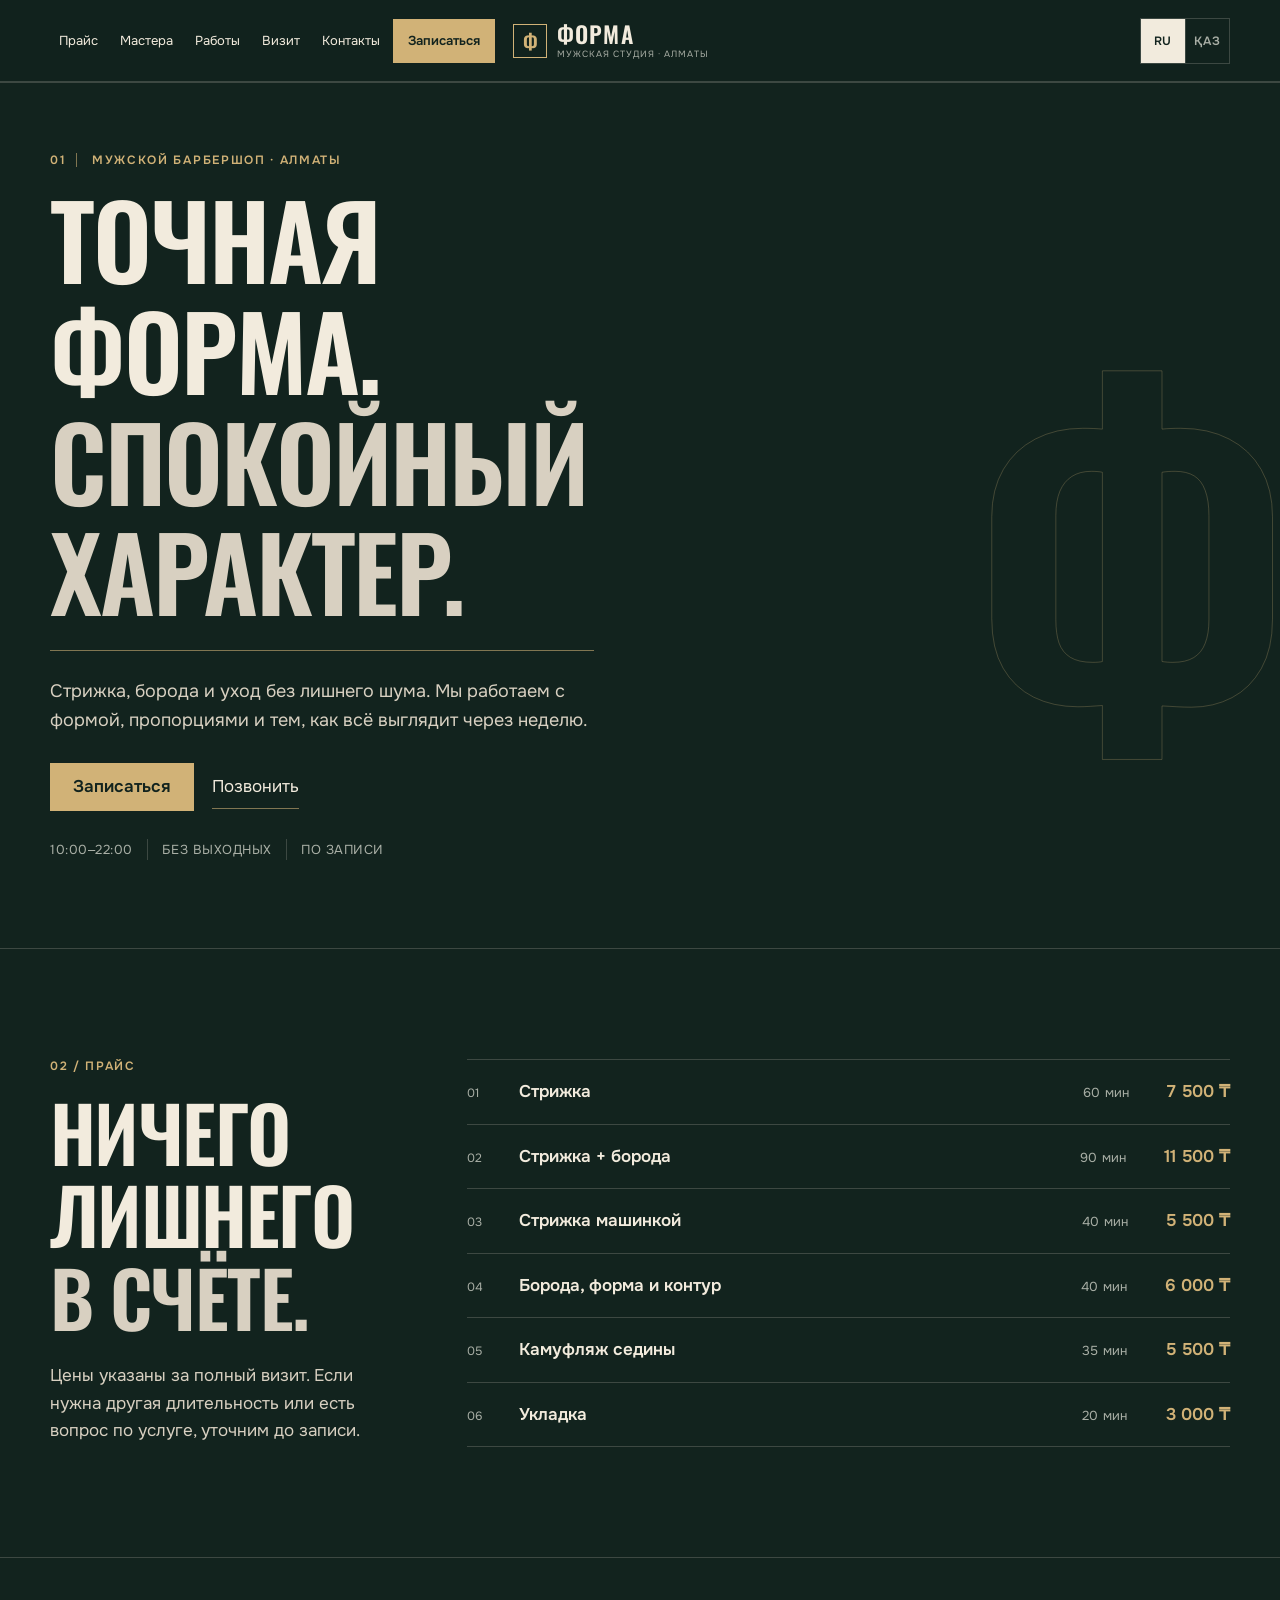
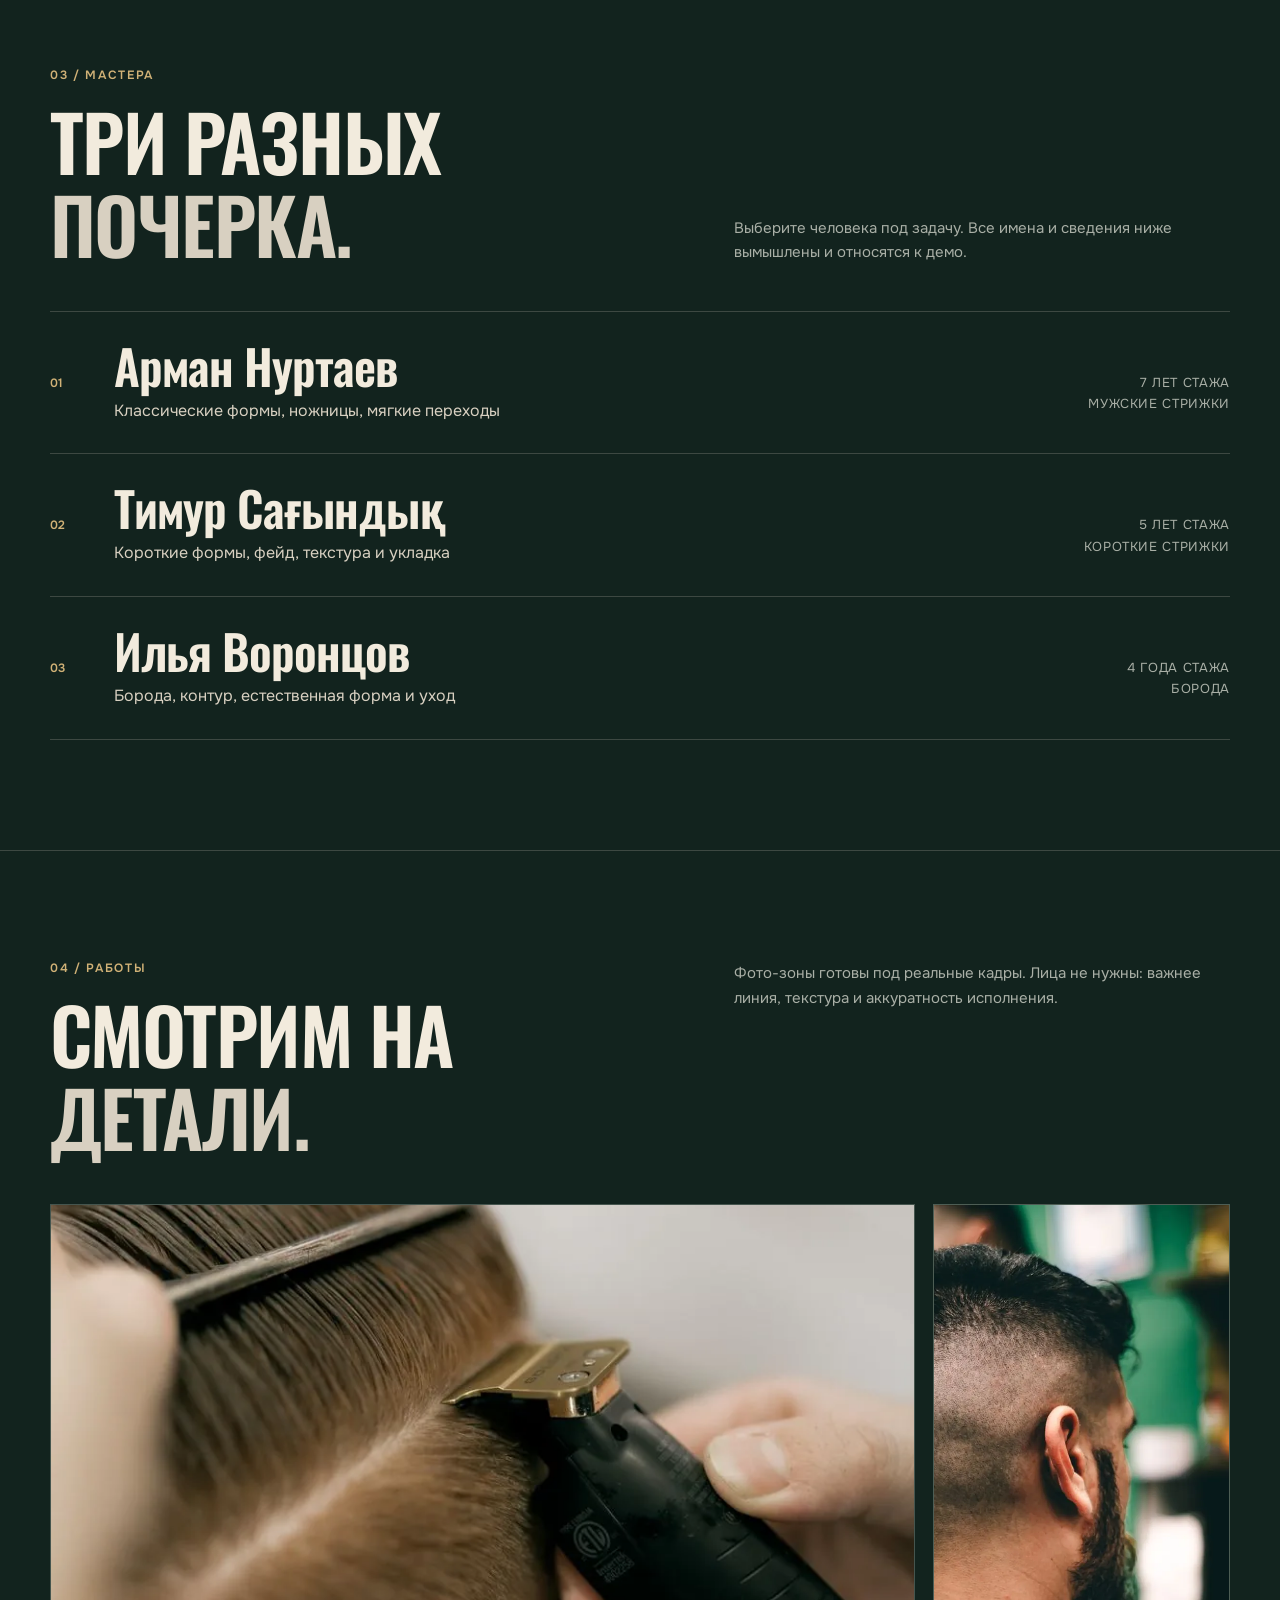
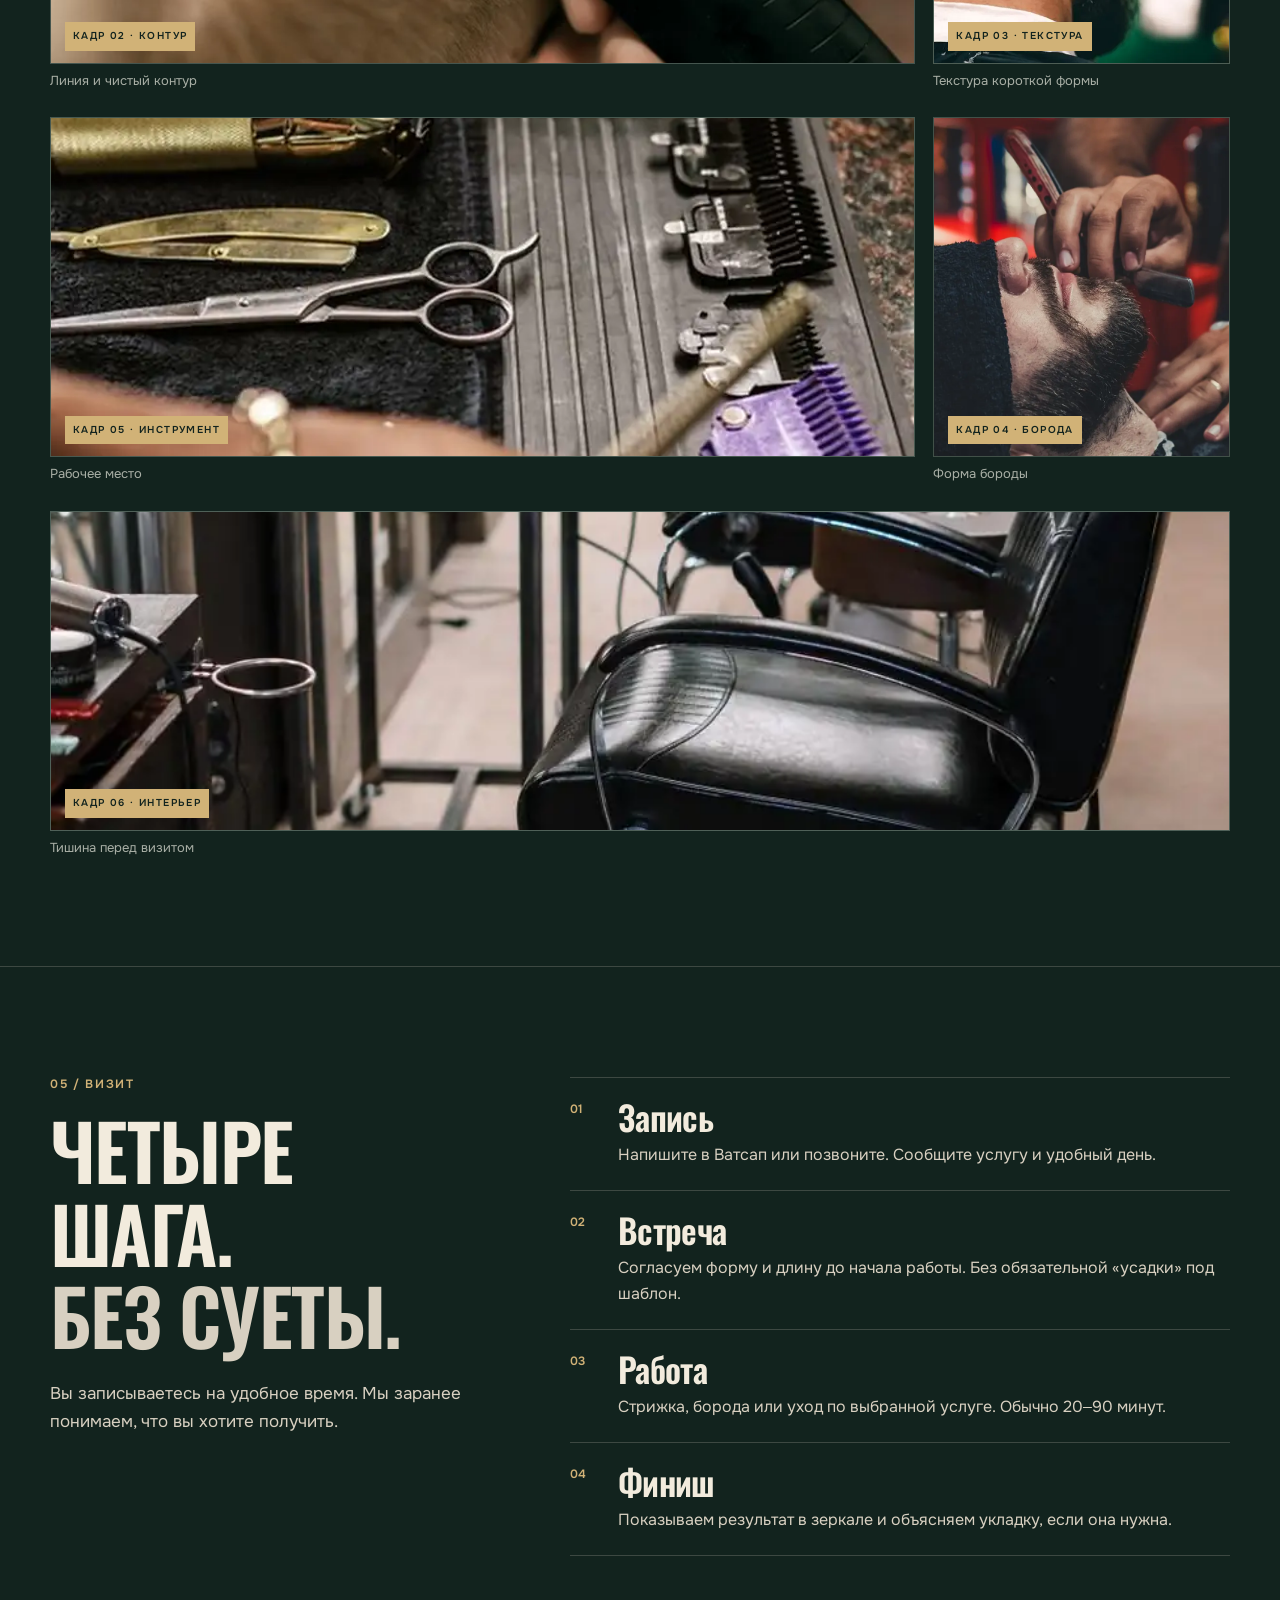
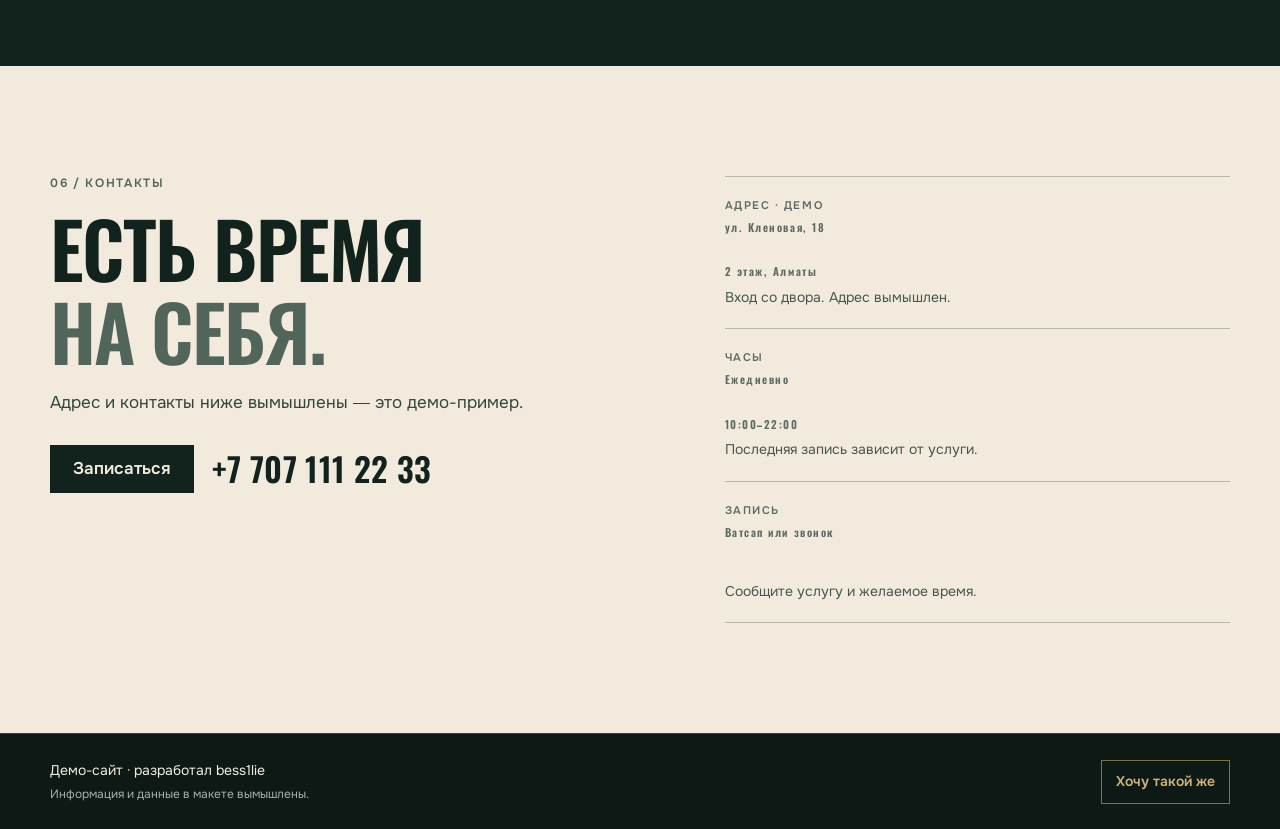
<file: barbershop-demo-v2/index.html>
<!DOCTYPE html>

<html lang="ru">
<head>
<meta charset="utf-8"/>
<meta content="width=device-width, initial-scale=1, viewport-fit=cover" name="viewport"/>
<meta content="noindex,nofollow" name="robots"/>
<title data-i18n="meta.title">ФОРМА — мужской барбершоп в Алматы</title>
<meta content="ФОРМА — спокойный мужской барбершоп в Алматы. Стрижки, борода и уход. Понятный прайс и запись в Ватсап." data-i18n-content="meta.description" name="description"/>
<meta content="ФОРМА — мужской барбершоп в Алматы" data-i18n-content="meta.ogTitle" property="og:title"/>
<meta content="Стрижки, борода и уход без лишнего шума. Запись в Ватсап." data-i18n-content="meta.ogDescription" property="og:description"/>
<link href="assets/favicon.svg" rel="icon" type="image/svg+xml"/>


<link href="css/style.css" rel="stylesheet"/>
<meta content="ru_RU" data-i18n-content="meta.ogLocale" property="og:locale"/><script>(function(){try{var p=new URLSearchParams(location.search).get('lang');var s=localStorage.getItem('site-language');var l=p==='kk'?'kk':p==='ru'?'ru':s==='kk'?'kk':'ru';document.documentElement.lang=l;document.documentElement.dataset.lang=l;document.documentElement.classList.add('js-preload');}catch(e){document.documentElement.lang='ru';document.documentElement.dataset.lang='ru';}})();</script><link as="font" crossorigin="anonymous" href="fonts/oswald-600.woff2" rel="preload" type="font/woff2"/><link as="font" crossorigin="anonymous" href="fonts/onest-400.woff2" rel="preload" type="font/woff2"/><link as="font" crossorigin="anonymous" href="fonts/onest-600.woff2" rel="preload" type="font/woff2"/><script defer src="js/i18n.js"></script></head>
<body>
<a class="skip-link" data-i18n="skip" href="#main">К содержанию</a>
<header class="site-header" data-header="">
<div class="container header-inner">
<a aria-label="ФОРМА, на главную" class="brand" data-i18n-aria-label="brand.home" href="./">
<span aria-hidden="true" class="brand-mark">Ф</span>
<span class="brand-copy"><span>ФОРМА</span><small data-i18n="brand.subtitle">МУЖСКАЯ СТУДИЯ · АЛМАТЫ</small></span>
</a>
<div aria-label="Сменить язык / Тілді ауыстыру" class="lang-switch" role="group"><button aria-label="Русский" aria-pressed="true" class="lang-option lang-ru" data-i18n-aria-label="lang.ru" data-lang-switch="ru" type="button">RU</button><button aria-label="Казахский" aria-pressed="false" class="lang-option lang-kk" data-i18n-aria-label="lang.kk" data-lang-switch="kk" type="button">ҚАЗ</button></div><button aria-controls="site-menu" aria-expanded="false" aria-label="Открыть меню" class="menu-toggle" data-i18n-aria-label="menu.open" data-menu-label-close="menu.close" data-menu-label-open="menu.open" type="button">
<span></span><span></span>
</button>
<nav aria-label="Основное меню" class="site-nav" data-i18n-aria-label="nav.label" id="site-menu">
<a data-i18n="nav.price" href="#price">Прайс</a>
<a data-i18n="nav.barbers" href="#barbers">Мастера</a>
<a data-i18n="nav.work" href="#work">Работы</a>
<a data-i18n="nav.visit" href="#visit">Визит</a>
<a data-i18n="nav.contacts" href="#contacts">Контакты</a>
<a class="nav-cta" data-cta-placeholder="whatsapp-cta" data-i18n="cta.book" data-i18n-aria-label="cta.whatsappAria" aria-label="Записаться в Ватсап" data-whatsapp="" href="https://wa.me/77071112233?text=%D0%97%D0%B4%D1%80%D0%B0%D0%B2%D1%81%D1%82%D0%B2%D1%83%D0%B9%D1%82%D0%B5!%20%D0%A5%D0%BE%D1%87%D1%83%20%D0%B7%D0%B0%D0%BF%D0%B8%D1%81%D0%B0%D1%82%D1%8C%D1%81%D1%8F%20%D0%BD%D0%B0%20%D1%81%D1%82%D1%80%D0%B8%D0%B6%D0%BA%D1%83.">Записаться</a>
</nav>
</div>
</header>
<main id="main">
<section aria-labelledby="hero-title" class="hero section-rule">
<div class="container hero-grid">
<div class="hero-copy">
<p class="eyebrow" data-i18n="hero.eyebrow"><span>01</span> Мужской барбершоп · Алматы</p>
<h1 id="hero-title"><span class="hero-title-a" data-i18n="hero.titleA">Точная форма.</span><br/><em data-i18n="hero.titleB">Спокойный характер.</em></h1>

<p class="hero-lede" data-i18n="hero.lede">Стрижка, борода и уход без лишнего шума. Мы работаем с формой, пропорциями и тем, как всё выглядит через неделю.</p>
<div class="hero-actions">
<a class="button button-primary" data-cta-placeholder="whatsapp-cta" data-i18n="cta.book" data-i18n-aria-label="cta.whatsappAria" aria-label="Записаться в Ватсап" data-whatsapp="" href="https://wa.me/77071112233?text=%D0%97%D0%B4%D1%80%D0%B0%D0%B2%D1%81%D1%82%D0%B2%D1%83%D0%B9%D1%82%D0%B5!%20%D0%A5%D0%BE%D1%87%D1%83%20%D0%B7%D0%B0%D0%BF%D0%B8%D1%81%D0%B0%D1%82%D1%8C%D1%81%D1%8F%20%D0%BD%D0%B0%20%D1%81%D1%82%D1%80%D0%B8%D0%B6%D0%BA%D1%83.">Записаться</a>
<a class="text-link" data-i18n="cta.call" href="tel:+77071112233">Позвонить</a>
</div>
<div aria-label="Информация о студии" class="hero-meta" data-i18n-aria-label="hero.metaLabel">
<span data-i18n="hero.hours">10:00–22:00</span><span data-i18n="hero.days">без выходных</span><span data-i18n="hero.appointment">по записи</span>
</div>
</div>

</div>
</section>
<section aria-labelledby="price-title" class="section section-price section-rule" id="price">
<div class="container price-layout">
<div class="section-intro">
<p class="section-index" data-i18n="price.index">02 / ПРАЙС</p>
<h2 id="price-title"><span data-i18n="price.titleA">Ничего лишнего</span><br/><em data-i18n="price.titleB">в счёте.</em></h2>
<p data-i18n="price.note">Цены указаны за полный визит. Если нужна другая длительность или есть вопрос по услуге, уточним до записи.</p>
</div>
<div aria-label="Прайс-лист" class="price-list" data-i18n-aria-label="price.label" role="list">
<div class="price-row" role="listitem"><span class="price-no">01</span><span class="price-name" data-i18n="price.service1">Стрижка</span><span class="price-time" data-i18n="price.time1">60 мин</span><strong>7 500 ₸</strong></div>
<div class="price-row" role="listitem"><span class="price-no">02</span><span class="price-name" data-i18n="price.service2">Стрижка + борода</span><span class="price-time" data-i18n="price.time2">90 мин</span><strong>11 500 ₸</strong></div>
<div class="price-row" role="listitem"><span class="price-no">03</span><span class="price-name" data-i18n="price.service3">Стрижка машинкой</span><span class="price-time" data-i18n="price.time3">40 мин</span><strong>5 500 ₸</strong></div>
<div class="price-row" role="listitem"><span class="price-no">04</span><span class="price-name" data-i18n="price.service4">Борода, форма и контур</span><span class="price-time" data-i18n="price.time4">40 мин</span><strong>6 000 ₸</strong></div>
<div class="price-row" role="listitem"><span class="price-no">05</span><span class="price-name" data-i18n="price.service5">Камуфляж седины</span><span class="price-time" data-i18n="price.time5">35 мин</span><strong>5 500 ₸</strong></div>
<div class="price-row" role="listitem"><span class="price-no">06</span><span class="price-name" data-i18n="price.service6">Укладка</span><span class="price-time" data-i18n="price.time6">20 мин</span><strong>3 000 ₸</strong></div>
</div>
</div>
</section>
<section aria-labelledby="barbers-title" class="section section-barbers section-rule" id="barbers">
<div class="container">
<div class="section-head split-head">
<div><p class="section-index" data-i18n="barbers.index">03 / МАСТЕРА</p><h2 id="barbers-title"><span data-i18n="barbers.titleA">Три разных</span><br/><em data-i18n="barbers.titleB">почерка.</em></h2></div>
<p class="section-note" data-i18n="barbers.note">Выберите человека под задачу. Все имена и сведения ниже вымышлены и относятся к демо.</p>
</div>
<div class="barber-list">
<article class="barber-row">
<div class="barber-count">01</div>
<div class="barber-main"><h3 data-i18n="barber1.name">Арман Нуртаев</h3><p data-i18n="barber1.desc">Классические формы, ножницы, мягкие переходы</p></div>
<div class="barber-meta"><span data-i18n="barber1.experience">7 лет стажа</span><span data-i18n="barber1.speciality">мужские стрижки</span></div>
</article>
<article class="barber-row">
<div class="barber-count">02</div>
<div class="barber-main"><h3 data-i18n="barber2.name">Тимур Сағындық</h3><p data-i18n="barber2.desc">Короткие формы, фейд, текстура и укладка</p></div>
<div class="barber-meta"><span data-i18n="barber2.experience">5 лет стажа</span><span data-i18n="barber2.speciality">короткие стрижки</span></div>
</article>
<article class="barber-row">
<div class="barber-count">03</div>
<div class="barber-main"><h3 data-i18n="barber3.name">Илья Воронцов</h3><p data-i18n="barber3.desc">Борода, контур, естественная форма и уход</p></div>
<div class="barber-meta"><span data-i18n="barber3.experience">4 года стажа</span><span data-i18n="barber3.speciality">борода</span></div>
</article>
</div>
</div>
</section>
<section aria-labelledby="work-title" class="section section-work section-rule" id="work">
<div class="container">
<div class="section-head work-head">
<div><p class="section-index" data-i18n="work.index">04 / РАБОТЫ</p><h2 id="work-title"><span data-i18n="work.titleA">Смотрим на</span><br/><em data-i18n="work.titleB">детали.</em></h2></div>
<p class="section-note" data-i18n="work.note">Фото-зоны готовы под реальные кадры. Лица не нужны: важнее линия, текстура и аккуратность исполнения.</p>
</div>
<div class="work-grid">
<figure class="work-item work-large media-slot"><div class="work-frame tone-1"><span class="frame-label" data-i18n="work.frame2">КАДР 02 · КОНТУР</span><div class="placeholder-line"></div><img alt="Деталь линии волос и работа мастера, без лица" data-i18n-alt="work.alt2" height="1125" loading="lazy" src="assets/img/work-01.webp" width="900"/></div><figcaption data-i18n="work.caption2">Линия и чистый контур</figcaption></figure>
<figure class="work-item work-mid media-slot"><div class="work-frame tone-2"><span class="frame-label" data-i18n="work.frame3">КАДР 03 · ТЕКСТУРА</span><div class="placeholder-block"></div><img alt="Фактура короткой стрижки, без лица" data-i18n-alt="work.alt3" height="900" loading="lazy" src="assets/img/work-02.webp" width="900"/></div><figcaption data-i18n="work.caption3">Текстура короткой формы</figcaption></figure>
<figure class="work-item work-small media-slot"><div class="work-frame tone-3"><span class="frame-label" data-i18n="work.frame4">КАДР 04 · БОРОДА</span><div class="placeholder-arc"></div><img alt="Работа с бородой и контуром, без лица" data-i18n-alt="work.alt4" height="900" loading="lazy" src="assets/img/work-03.webp" width="900"/></div><figcaption data-i18n="work.caption4">Форма бороды</figcaption></figure>
<figure class="work-item work-mid media-slot"><div class="work-frame tone-4"><span class="frame-label" data-i18n="work.frame5">КАДР 05 · ИНСТРУМЕНТ</span><div class="placeholder-grid"></div><img alt="Инструменты и рабочее место мастера" data-i18n-alt="work.alt5" height="1125" loading="lazy" src="assets/img/work-04.webp" width="900"/></div><figcaption data-i18n="work.caption5">Рабочее место</figcaption></figure>
<figure class="work-item work-small media-slot"><div class="work-frame tone-5"><span class="frame-label" data-i18n="work.frame6">КАДР 06 · ИНТЕРЬЕР</span><div class="placeholder-chair"></div><img alt="Фрагмент спокойного интерьера барбершопа" data-i18n-alt="work.alt6" height="1125" loading="lazy" src="assets/img/work-05.webp" width="900"/></div><figcaption data-i18n="work.caption6">Тишина перед визитом</figcaption></figure>
</div>
</div>
</section>
<section aria-labelledby="visit-title" class="section section-visit section-rule" id="visit">
<div class="container visit-layout">
<div class="section-intro">
<p class="section-index" data-i18n="visit.index">05 / ВИЗИТ</p>
<h2 id="visit-title"><span data-i18n="visit.titleA">Четыре шага.</span><br/><em data-i18n="visit.titleB">Без суеты.</em></h2>
<p data-i18n="visit.intro">Вы записываетесь на удобное время. Мы заранее понимаем, что вы хотите получить.</p>
</div>
<ol class="visit-steps">
<li><span>01</span><div><h3 data-i18n="visit.step1.title">Запись</h3><p data-i18n="visit.step1.text">Напишите в Ватсап или позвоните. Сообщите услугу и удобный день.</p></div></li>
<li><span>02</span><div><h3 data-i18n="visit.step2.title">Встреча</h3><p data-i18n="visit.step2.text">Согласуем форму и длину до начала работы. Без обязательной «усадки» под шаблон.</p></div></li>
<li><span>03</span><div><h3 data-i18n="visit.step3.title">Работа</h3><p data-i18n="visit.step3.text">Стрижка, борода или уход по выбранной услуге. Обычно 20–90 минут.</p></div></li>
<li><span>04</span><div><h3 data-i18n="visit.step4.title">Финиш</h3><p data-i18n="visit.step4.text">Показываем результат в зеркале и объясняем укладку, если она нужна.</p></div></li>
</ol>
</div>
</section>
<section aria-labelledby="contact-title" class="section section-contact" id="contacts">
<div class="container contact-grid">
<div class="contact-copy">
<p class="section-index" data-i18n="contacts.index">06 / КОНТАКТЫ</p>
<h2 id="contact-title"><span data-i18n="contacts.titleA">Есть время</span><br/><em data-i18n="contacts.titleB">на себя.</em></h2>
<p class="contact-note" data-i18n="contacts.note">Адрес и контакты ниже вымышлены — это демо-пример.</p>
<div class="contact-actions">
<a class="button button-primary" data-cta-placeholder="whatsapp-cta" data-i18n="cta.book" data-i18n-aria-label="cta.whatsappAria" aria-label="Записаться в Ватсап" data-whatsapp="" href="https://wa.me/77071112233?text=%D0%97%D0%B4%D1%80%D0%B0%D0%B2%D1%81%D1%82%D0%B2%D1%83%D0%B9%D1%82%D0%B5!%20%D0%A5%D0%BE%D1%87%D1%83%20%D0%B7%D0%B0%D0%BF%D0%B8%D1%81%D0%B0%D1%82%D1%8C%D1%81%D1%8F%20%D0%BD%D0%B0%20%D1%81%D1%82%D1%80%D0%B8%D0%B6%D0%BA%D1%83.">Записаться</a>
<a class="phone" data-i18n="contacts.phone" href="tel:+77071112233">+7 707 111 22 33</a>
</div>
</div>
<div class="contact-info">
<div class="info-block"><span data-i18n="contacts.addressLabel">АДРЕС · ДЕМО</span><strong><span data-i18n="contacts.address1">ул. Кленовая, 18</span><br/><span data-i18n="contacts.address2">2 этаж, Алматы</span></strong><p data-i18n="contacts.addressNote">Вход со двора. Адрес вымышлен.</p></div>
<div class="info-block"><span data-i18n="contacts.hoursLabel">ЧАСЫ</span><strong><span data-i18n="contacts.hours">Ежедневно</span><br/><span data-i18n="contacts.hoursTime">10:00–22:00</span></strong><p data-i18n="contacts.hoursNote">Последняя запись зависит от услуги.</p></div>
<div class="info-block"><span data-i18n="contacts.bookingLabel">ЗАПИСЬ</span><strong><span data-i18n="contacts.booking">Ватсап или звонок</span><br/><span aria-hidden="true" class="booking-empty" data-i18n="contacts.booking2"></span></strong><p data-i18n="contacts.bookingNote">Сообщите услугу и желаемое время.</p></div>
</div>
</div>
</section>
</main>
<footer class="site-footer">
<div class="container footer-inner">
<div><span data-i18n="footer.credit">Демо-сайт · разработал bess1lie</span><small data-i18n="footer.note">Информация и данные в макете вымышлены.</small></div>
<a class="footer-link" data-i18n="footer.cta" href="#contacts">Хочу такой же</a>
</div>
</footer>
<div aria-label="Быстрые контакты" class="mobile-bar" data-i18n-aria-label="mobile.label">
<a data-i18n="cta.call" href="tel:+77071112233">Позвонить</a>
<a data-cta-placeholder="whatsapp-cta" data-i18n="cta.whatsapp" data-i18n-aria-label="cta.whatsappAria" data-whatsapp="" href="https://wa.me/77071112233?text=%D0%97%D0%B4%D1%80%D0%B0%D0%B2%D1%81%D1%82%D0%B2%D1%83%D0%B9%D1%82%D0%B5!%20%D0%A5%D0%BE%D1%87%D1%83%20%D0%B7%D0%B0%D0%BF%D0%B8%D1%81%D0%B0%D1%82%D1%8C%D1%81%D1%8F%20%D0%BD%D0%B0%20%D1%81%D1%82%D1%80%D0%B8%D0%B6%D0%BA%D1%83.">Ватсап</a>
</div>

<script defer src="js/main.js"></script></body>
</html>
</file>
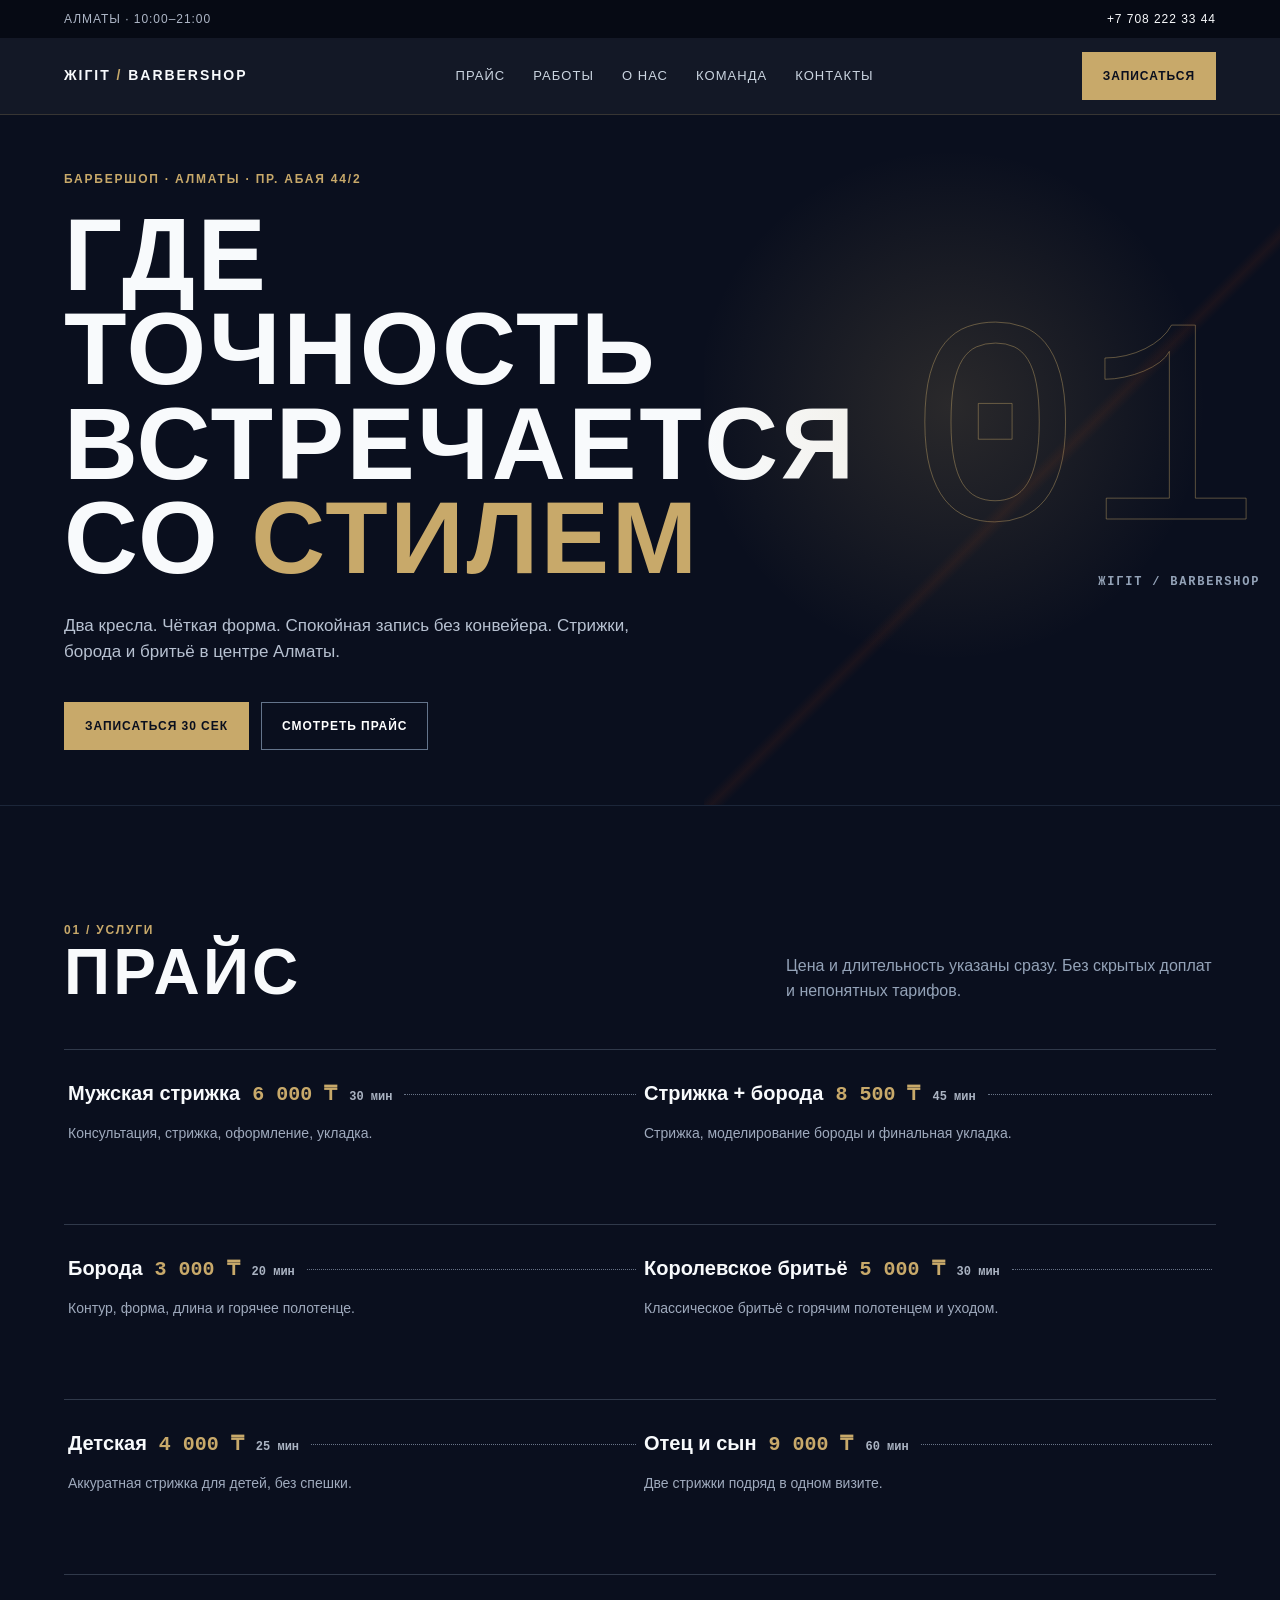
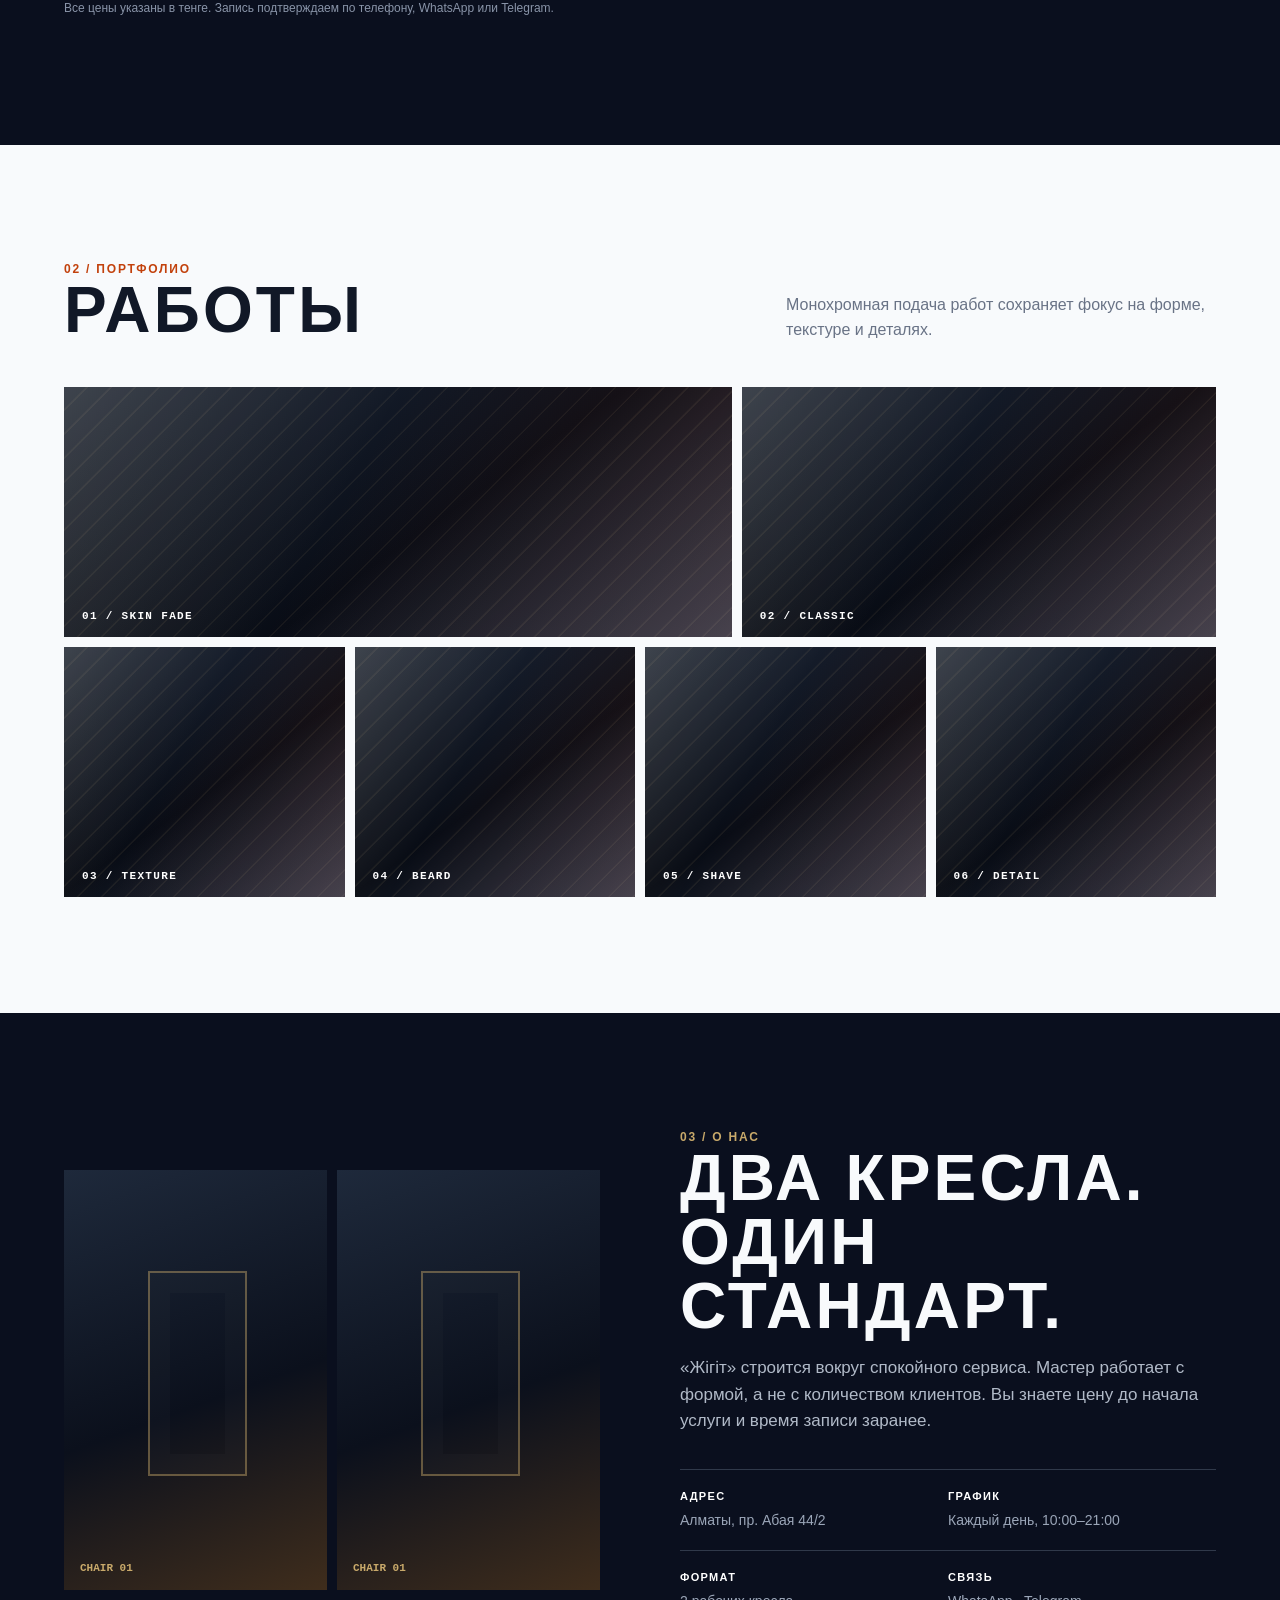
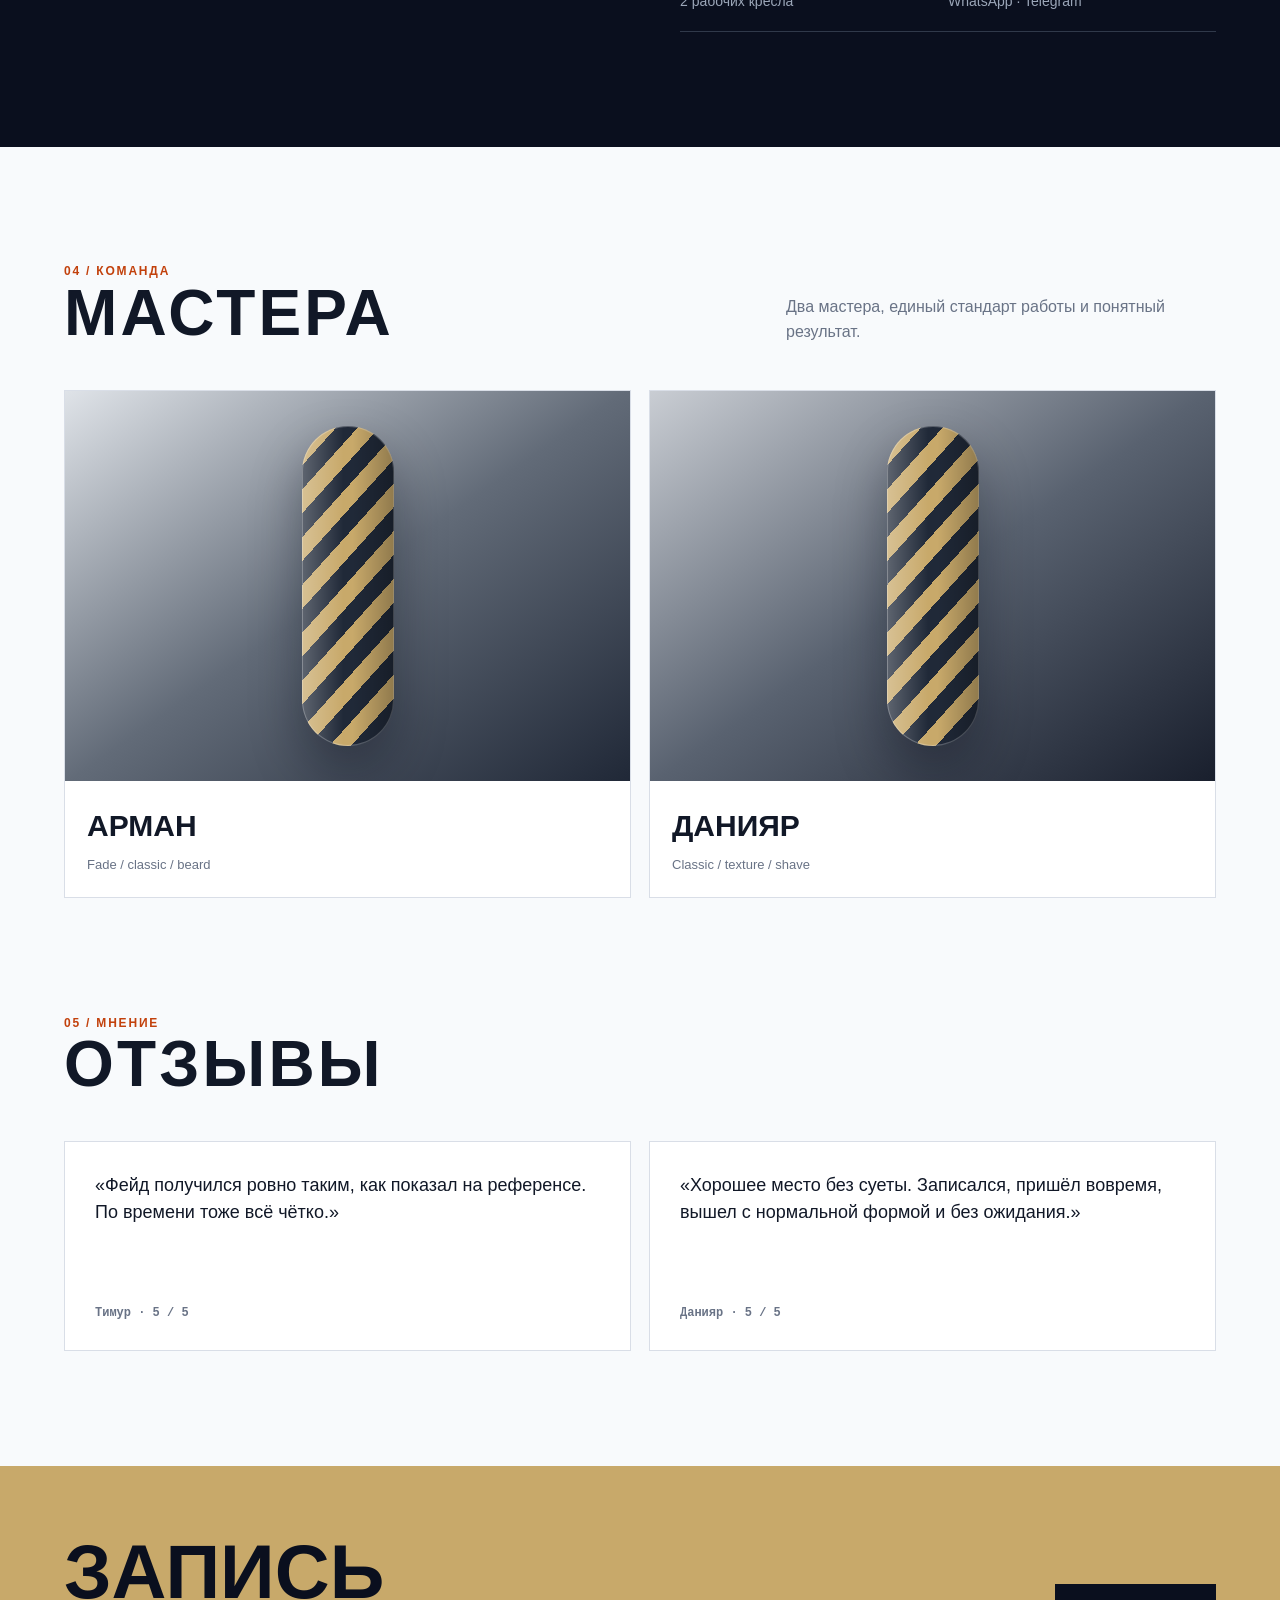
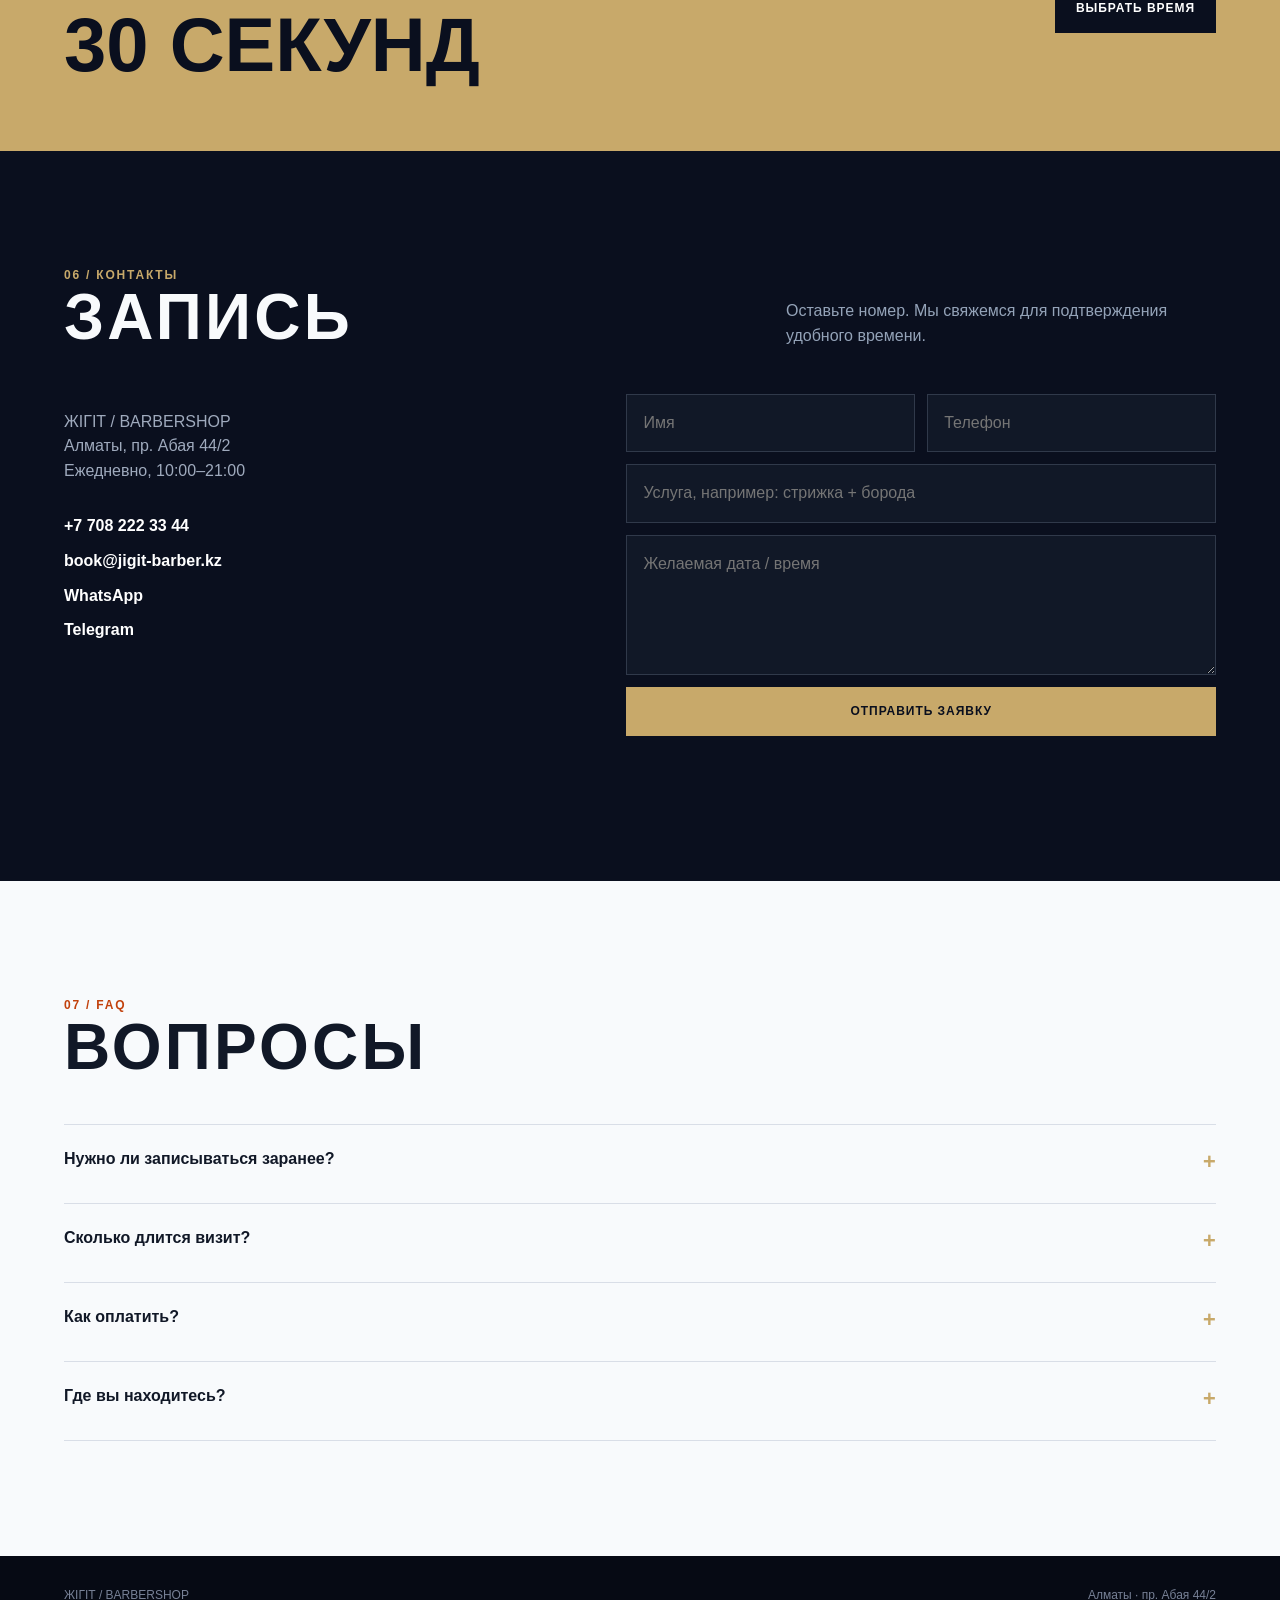
<file: barbershop-demo/index.html>
<!doctype html>
<html lang="ru">
<head>
<meta charset="utf-8">
<meta name="viewport" content="width=device-width,initial-scale=1">
<meta name="theme-color" content="#0a0f1e">
<link rel="icon" type="image/svg+xml" href="assets/images/favicon-barbershop.svg">
<title>Жігіт | Barbershop Алматы</title>
<meta name="description" content="Барбершоп Жігіт, Алматы, пр. Абая 44/2. Мужские стрижки, борода, бритьё. Запись за 30 секунд.">
<style>
:root{--bg:#f8fafc;--dark:#0a0f1e;--dark2:#111827;--gold:#c8a96a;--copper:#c2410c;--ink:#111827;--muted:#697386;--line:#d9dee7;--max:1280px;--pad:clamp(20px,5vw,80px)}
*{box-sizing:border-box}html{scroll-behavior:smooth}body{margin:0;background:var(--bg);color:var(--ink);font-family:Inter,Arial,sans-serif;line-height:1.55}a{color:inherit;text-decoration:none}button,input,textarea,select{font:inherit;border-radius:0}img{max-width:100%;display:block}
.container{width:min(var(--max),calc(100% - 2*var(--pad)));margin:auto}.mono{font-family:"Courier New",monospace}.oswald{font-family:Impact,"Arial Narrow",sans-serif;letter-spacing:.04em}
.topbar{background:#060a14;color:#aeb7c7;font-size:12px;letter-spacing:.08em;text-transform:uppercase}.topbar .inner{min-height:38px;display:flex;justify-content:space-between;align-items:center;gap:20px}.topbar a{color:#f8fafc}
.nav{position:sticky;top:0;z-index:20;background:rgba(10,15,30,.96);border-bottom:1px solid rgba(200,169,106,.2);color:#f8fafc}.nav .inner{height:76px;display:flex;align-items:center;justify-content:space-between;gap:25px;position:relative}.brand{font-weight:800;letter-spacing:.14em;font-size:14px}.brand span{color:var(--gold)}.navlinks{display:flex;gap:28px;font-size:13px;text-transform:uppercase;letter-spacing:.08em;color:#cbd5e1}.navlinks a:hover{color:#fff}.navcta,.btn{display:inline-flex;align-items:center;justify-content:center;padding:14px 20px;border:1px solid transparent;text-transform:uppercase;letter-spacing:.08em;font-weight:700;font-size:12px;cursor:pointer;transition:.2s}.navcta,.btn.gold{background:var(--gold);color:#0a0f1e}.navcta:hover,.btn.gold:hover{background:#e0c68e}.menu{display:none;background:none;color:#fff;border:1px solid #334155;padding:10px 12px}
.menu-toggle{display:none;flex-direction:column;gap:5px;background:none;border:1px solid #334155;cursor:pointer;padding:8px 10px;position:relative}.menu-toggle span{display:block;width:20px;height:2px;background:#fff;transition:all .3s ease}.menu-toggle.active span:nth-child(1){transform:translateY(7px) rotate(45deg)}.menu-toggle.active span:nth-child(2){opacity:0}.menu-toggle.active span:nth-child(3){transform:translateY(-7px) rotate(-45deg)}
.hero{background:var(--dark);color:#f8fafc;min-height:690px;position:relative;overflow:hidden;border-bottom:1px solid #1c2639}.hero:after{content:"";position:absolute;right:-10%;top:0;width:55%;height:100%;background:radial-gradient(circle at 35% 42%,rgba(200,169,106,.17),transparent 42%),linear-gradient(135deg,transparent 0 49%,rgba(194,65,12,.09) 50%,transparent 51%);pointer-events:none}.hero .grid{min-height:690px;display:grid;grid-template-columns:1.15fr .85fr;align-items:center;gap:50px}.eyebrow{color:var(--gold);text-transform:uppercase;letter-spacing:.15em;font-size:12px;font-weight:700}.hero h1{font-family:Impact,"Arial Narrow",sans-serif;text-transform:uppercase;letter-spacing:.025em;font-size:clamp(58px,8vw,112px);line-height:.92;margin:20px 0 28px;max-width:900px}.hero h1 span{color:var(--gold)}.hero p.desc{max-width:620px;color:#b7c1d1;font-size:17px}.actions{display:flex;gap:12px;margin-top:36px}.btn.line{border-color:#64748b;color:#fff}.btn.line:hover{border-color:var(--gold);color:var(--gold)}.big-num{font-family:"Courier New",monospace;font-size:clamp(140px,23vw,310px);line-height:.75;color:transparent;-webkit-text-stroke:1px rgba(200,169,106,.42);text-align:right}.num-label{text-align:right;color:#94a3b8;font:600 12px "Courier New",monospace;letter-spacing:.15em;margin-top:24px}
.section{padding:clamp(70px,9vw,120px) 0}.section.dark{background:var(--dark);color:#f8fafc}.sectionhead{display:flex;justify-content:space-between;align-items:flex-end;gap:30px;margin-bottom:45px}.section h2{font-family:Impact,"Arial Narrow",sans-serif;text-transform:uppercase;letter-spacing:.05em;font-size:clamp(38px,5vw,64px);line-height:1;margin:0}.sectionhead p{color:var(--muted);max-width:430px;margin:0}.dark .sectionhead p{color:#94a3b8}
.price-grid{display:grid;grid-template-columns:repeat(2,1fr);border-top:1px solid #30394a}.price-card{padding:28px 4px 30px;border-bottom:1px solid #30394a;min-height:175px}.price-title{display:flex;align-items:baseline;gap:12px;font-size:20px;font-weight:800}.price-title:after{content:"";flex:1;border-bottom:1px dotted #687386;transform:translateY(-5px)}.price-value{font:700 20px "Courier New",monospace;color:var(--gold);white-space:nowrap}.duration{font:600 12px "Courier New",monospace;color:#aab3c2;white-space:nowrap}.price-card p{margin:14px 0 0;color:#9faabd;max-width:650px;font-size:14px}.price-note{margin-top:24px;color:#8994a8;font-size:12px}
.works-grid{display:grid;grid-template-columns:repeat(12,1fr);gap:10px}.work{position:relative;overflow:hidden;background:#161d2c;min-height:250px}.work:nth-child(1){grid-column:span 7}.work:nth-child(2){grid-column:span 5}.work:nth-child(3),.work:nth-child(4),.work:nth-child(5),.work:nth-child(6){grid-column:span 3}.work:before{content:"";position:absolute;inset:0;background:linear-gradient(145deg,#222d40,#080c15 55%,#313b4c)}.work:after{content:"";position:absolute;inset:0;background:repeating-linear-gradient(135deg,transparent 0 15px,rgba(200,169,106,.08) 16px 17px),linear-gradient(120deg,rgba(200,169,106,.16),transparent 42%,rgba(194,65,12,.14));mix-blend-mode:screen}.work .label{position:absolute;left:18px;bottom:15px;z-index:2;color:#fff;font:600 11px "Courier New",monospace;text-transform:uppercase;letter-spacing:.12em}
.about{display:grid;grid-template-columns:1fr 1fr;gap:80px;align-items:center}.chairs{display:grid;grid-template-columns:1fr 1fr;gap:10px}.chair{height:420px;background:linear-gradient(160deg,#1e293b,#0b101c 55%,#3f2d1c);position:relative}.chair:before{content:"";position:absolute;width:36%;height:48%;left:32%;top:24%;border:2px solid rgba(200,169,106,.45);box-shadow:inset 0 0 0 20px rgba(255,255,255,.015)}.chair:after{content:"CHAIR 01";position:absolute;left:16px;bottom:16px;color:#c8a96a;font:600 11px "Courier New",monospace}.about-copy p{color:#b1bac8;font-size:17px;max-width:600px}.facts{display:grid;grid-template-columns:1fr 1fr;border-top:1px solid #30394a;margin-top:35px}.fact{padding:18px 10px 18px 0;border-bottom:1px solid #30394a}.fact b{display:block;color:#fff;text-transform:uppercase;font-size:11px;letter-spacing:.12em}.fact span{display:block;color:#9ba6b8;margin-top:5px;font-size:14px}
.team{display:grid;grid-template-columns:1fr 1fr;gap:18px}.person{border:1px solid var(--line);padding:0;background:#fff}.portrait{height:390px;background:linear-gradient(145deg,#dfe3e8,#626b78 50%,#202837);position:relative;overflow:hidden}.portrait:before{content:"";position:absolute;top:9%;bottom:9%;left:50%;width:92px;transform:translateX(-50%);border-radius:46px;background:repeating-linear-gradient(-48deg,var(--gold) 0 16px,#202938 16px 32px);box-shadow:0 24px 50px rgba(6,10,20,.35),inset 0 0 0 1px rgba(255,255,255,.25)}.portrait:after{content:"";position:absolute;top:9%;bottom:9%;left:50%;width:92px;transform:translateX(-50%);border-radius:46px;background:linear-gradient(90deg,rgba(255,255,255,.28),transparent 45%,transparent 55%,rgba(0,0,0,.28))}.person-info{padding:22px}.person-info h3{font-family:Impact,"Arial Narrow",sans-serif;text-transform:uppercase;font-size:30px;margin:0}.person-info p{color:var(--muted);font-size:13px;margin:6px 0 0}
.reviews{display:grid;grid-template-columns:1fr 1fr;gap:18px}.review{background:#fff;border:1px solid var(--line);padding:30px;min-height:210px;display:flex;flex-direction:column;justify-content:space-between}.review p{font-size:18px;line-height:1.5;margin:0}.review b{font:600 12px "Courier New",monospace;color:#697386}
.cta{background:var(--gold);color:#0a0f1e;padding:70px 0}.cta .inner{display:flex;justify-content:space-between;align-items:center;gap:30px}.cta h2{font-family:Impact,"Arial Narrow",sans-serif;text-transform:uppercase;font-size:clamp(42px,6vw,76px);line-height:.95;margin:0}.btn.dark{background:var(--dark);color:#fff}.btn.dark:hover{background:#1b2538}
.contactgrid{display:grid;grid-template-columns:.9fr 1.1fr;gap:80px}.contactinfo p{color:#9faabd;font-size:16px}.contact-links{display:grid;gap:10px;margin-top:30px}.contact-links a{color:#fff;font-weight:700}.contact-links a:hover{color:var(--gold)}form{display:grid;gap:12px}input,textarea{width:100%;background:#111827;color:#fff;border:1px solid #30394a;padding:16px}textarea{min-height:140px;resize:vertical}input:focus,textarea:focus{outline:none;border-color:var(--gold)}.form-row{display:grid;grid-template-columns:1fr 1fr;gap:12px}.form-status{font:600 12px "Courier New",monospace;color:#aab3c2;min-height:18px}
.faq{border-top:1px solid var(--line)}details{border-bottom:1px solid var(--line);padding:22px 0}summary{cursor:pointer;font-weight:800;font-size:16px;list-style:none;display:flex;justify-content:space-between}summary::-webkit-details-marker{display:none}summary:after{content:"+";font-family:"Courier New",monospace;color:var(--gold);font-size:22px}details[open] summary:after{content:"−"}details p{color:var(--muted);max-width:800px;padding-right:50px}
.footer{background:#060a14;color:#778196;padding:30px 0 80px;font-size:12px}.footer .inner{display:flex;justify-content:space-between;gap:20px}
.sticky{position:fixed;left:0;right:0;bottom:0;z-index:30;background:#0a0f1ef0;backdrop-filter:blur(8px);border-top:1px solid rgba(200,169,106,.35);padding:10px 14px;display:none}.sticky .inner{display:flex;align-items:center;justify-content:space-between;gap:12px}.sticky small{color:#bbc3d1}.sticky .btn{padding:12px 15px}
section[id]{scroll-margin-top:90px}
@media(max-width:900px){.navlinks{display:none}.menu{display:none}.menu-toggle{display:flex}.navlinks.open{position:fixed;left:0;right:0;top:76px;bottom:0;background:#0a0f1e;display:flex;flex-direction:column;justify-content:center;align-items:center;gap:24px;z-index:15}.navlinks.open a{font-size:18px;color:#fff;min-height:44px;display:flex;align-items:center;padding:6px 0}.hero .grid{grid-template-columns:1fr}.hero{min-height:auto}.hero .grid{min-height:auto;padding-top:90px;padding-bottom:100px}.hero .big-num{text-align:left;font-size:180px}.num-label{text-align:left}.price-grid{grid-template-columns:1fr}.about,.contactgrid{grid-template-columns:1fr;gap:45px}.work:nth-child(n){grid-column:span 6}.cta .inner{flex-direction:column;align-items:flex-start}.sticky{display:block}}
@media(max-width:620px){.topbar .inner{min-height:34px;font-size:10px}.topbar .right{display:none}:root{--pad:16px}.nav .inner{height:66px;gap:12px}.brand{font-size:11px;letter-spacing:.05em;white-space:nowrap}.navcta{padding:10px 12px;font-size:10px;white-space:nowrap}.menu-toggle{padding:6px 8px}.menu-toggle::before{content:"";position:absolute;inset:-8px}.navlinks.open{top:66px}.hero .grid{padding-top:70px}.hero h1{font-size:clamp(34px,11vw,54px)}.actions{flex-direction:column;align-items:stretch}.actions .btn{width:100%}.section{padding:65px 0}.sectionhead{display:block;margin-bottom:32px}.sectionhead p{margin-top:15px}.price-title{display:grid;grid-template-columns:1fr auto;gap:5px}.price-title:after{grid-column:1 / -1;order:3}.price-card{min-height:0}.works-grid{gap:7px}.work:nth-child(n){grid-column:span 12;min-height:230px}.chairs{grid-template-columns:1fr 1fr}.chair{height:260px}.team,.reviews,.form-row{grid-template-columns:1fr}.portrait{height:310px}.footer .inner{display:block}.footer .inner span{display:block;margin-top:8px}.sticky small{font-size:10px}.sticky .btn{font-size:11px;padding:11px 12px}.contactgrid{gap:35px}}
</style>
</head>
<body>
<div class="topbar"><div class="container inner"><div>Алматы · 10:00–21:00</div><div class="right"><a href="tel:+77082223344">+7 708 222 33 44</a></div></div></div>

<header class="nav"><div class="container inner">
<a class="brand" href="#top">ЖІГІТ <span>/</span> BARBERSHOP</a>
<nav class="navlinks" id="navlinks"><a href="#price">Прайс</a><a href="#works">Работы</a><a href="#about">О нас</a><a href="#team">Команда</a><a href="#contacts">Контакты</a></nav>
<div style="display:flex;gap:10px;align-items:center"><a class="navcta" href="#booking">Записаться</a><button class="menu" id="menu" aria-label="Меню">MENU</button><button class="menu-toggle" id="menuToggle" aria-label="Меню" aria-expanded="false" aria-controls="navlinks"><span></span><span></span><span></span></button></div>
</div></header>

<main id="top">
<section class="hero"><div class="container grid">
<div>
<div class="eyebrow">Барбершоп · Алматы · пр. Абая 44/2</div>
<h1>Где точность<br>встречается<br>со <span>стилем</span></h1>
<p class="desc">Два кресла. Чёткая форма. Спокойная запись без конвейера. Стрижки, борода и бритьё в центре Алматы.</p>
<div class="actions"><a class="btn gold" href="#booking">Записаться 30 сек</a><a class="btn line" href="#price">Смотреть прайс</a></div>
</div>
<div><div class="big-num">01</div><div class="num-label">ЖІГІТ / BARBERSHOP</div></div>
</div></section>

<section id="price" class="section dark"><div class="container">
<div class="sectionhead"><div><div class="eyebrow">01 / Услуги</div><h2>Прайс</h2></div><p>Цена и длительность указаны сразу. Без скрытых доплат и непонятных тарифов.</p></div>
<div class="price-grid">
<div class="price-card"><div class="price-title"><span>Мужская стрижка</span><span class="price-value">6 000 ₸</span><span class="duration">30 мин</span></div><p>Консультация, стрижка, оформление, укладка.</p></div>
<div class="price-card"><div class="price-title"><span>Стрижка + борода</span><span class="price-value">8 500 ₸</span><span class="duration">45 мин</span></div><p>Стрижка, моделирование бороды и финальная укладка.</p></div>
<div class="price-card"><div class="price-title"><span>Борода</span><span class="price-value">3 000 ₸</span><span class="duration">20 мин</span></div><p>Контур, форма, длина и горячее полотенце.</p></div>
<div class="price-card"><div class="price-title"><span>Королевское бритьё</span><span class="price-value">5 000 ₸</span><span class="duration">30 мин</span></div><p>Классическое бритьё с горячим полотенцем и уходом.</p></div>
<div class="price-card"><div class="price-title"><span>Детская</span><span class="price-value">4 000 ₸</span><span class="duration">25 мин</span></div><p>Аккуратная стрижка для детей, без спешки.</p></div>
<div class="price-card"><div class="price-title"><span>Отец и сын</span><span class="price-value">9 000 ₸</span><span class="duration">60 мин</span></div><p>Две стрижки подряд в одном визите.</p></div>
</div>
<p class="price-note">Все цены указаны в тенге. Запись подтверждаем по телефону, WhatsApp или Telegram.</p>
</div></section>

<section id="works" class="section"><div class="container">
<div class="sectionhead"><div><div class="eyebrow" style="color:var(--copper)">02 / Портфолио</div><h2>Работы</h2></div><p>Монохромная подача работ сохраняет фокус на форме, текстуре и деталях.</p></div>
<div class="works-grid">
<div class="work"><span class="label">01 / Skin fade</span></div><div class="work"><span class="label">02 / Classic</span></div><div class="work"><span class="label">03 / Texture</span></div><div class="work"><span class="label">04 / Beard</span></div><div class="work"><span class="label">05 / Shave</span></div><div class="work"><span class="label">06 / Detail</span></div>
</div></div></section>

<section id="about" class="section dark"><div class="container about">
<div class="chairs"><div class="chair"></div><div class="chair"></div></div>
<div class="about-copy"><div class="eyebrow">03 / О нас</div><h2>Два кресла.<br>Один стандарт.</h2><p>«Жігіт» строится вокруг спокойного сервиса. Мастер работает с формой, а не с количеством клиентов. Вы знаете цену до начала услуги и время записи заранее.</p>
<div class="facts"><div class="fact"><b>Адрес</b><span>Алматы, пр. Абая 44/2</span></div><div class="fact"><b>График</b><span>Каждый день, 10:00–21:00</span></div><div class="fact"><b>Формат</b><span>2 рабочих кресла</span></div><div class="fact"><b>Связь</b><span>WhatsApp · Telegram</span></div></div></div>
</div></section>

<section id="team" class="section"><div class="container">
<div class="sectionhead"><div><div class="eyebrow" style="color:var(--copper)">04 / Команда</div><h2>Мастера</h2></div><p>Два мастера, единый стандарт работы и понятный результат.</p></div>
<div class="team">
<div class="person"><div class="portrait"></div><div class="person-info"><h3>Арман</h3><p>Fade / classic / beard</p></div></div>
<div class="person"><div class="portrait" style="background:linear-gradient(145deg,#c9cdd3,#596270 50%,#191f2d)"></div><div class="person-info"><h3>Данияр</h3><p>Classic / texture / shave</p></div></div>
</div></div></section>

<section class="section" style="padding-top:0"><div class="container"><div class="sectionhead"><div><div class="eyebrow" style="color:var(--copper)">05 / Мнение</div><h2>Отзывы</h2></div></div><div class="reviews">
<div class="review"><p>«Фейд получился ровно таким, как показал на референсе. По времени тоже всё чётко.»</p><b>Тимур · 5 / 5</b></div>
<div class="review"><p>«Хорошее место без суеты. Записался, пришёл вовремя, вышел с нормальной формой и без ожидания.»</p><b>Данияр · 5 / 5</b></div>
</div></div></section>

<section class="cta"><div class="container inner"><h2>Запись<br>30 секунд</h2><a class="btn dark" href="#booking">Выбрать время</a></div></section>

<section class="section dark" id="contacts"><div class="container">
<div class="sectionhead"><div><div class="eyebrow">06 / Контакты</div><h2>Запись</h2></div><p>Оставьте номер. Мы свяжемся для подтверждения удобного времени.</p></div>
<div class="contactgrid">
<div class="contactinfo"><p>ЖІГІТ / BARBERSHOP<br>Алматы, пр. Абая 44/2<br>Ежедневно, 10:00–21:00</p><div class="contact-links"><a href="tel:+77082223344">+7 708 222 33 44</a><a href="mailto:book@jigit-barber.kz">book@jigit-barber.kz</a><a href="https://wa.me/77082223344" target="_blank" rel="noopener">WhatsApp</a><a href="https://t.me/jigit_barber" target="_blank" rel="noopener">Telegram</a></div></div>
<form id="booking">
<div class="form-row"><input id="name" name="name" placeholder="Имя" required><input id="phone" name="phone" placeholder="Телефон" required></div>
<input id="service" name="service" placeholder="Услуга, например: стрижка + борода">
<textarea id="message" name="message" placeholder="Желаемая дата / время"></textarea>
<button class="btn gold" type="submit">Отправить заявку</button><div class="form-status" id="status"></div>
</form>
</div></div></section>

<section class="section"><div class="container"><div class="sectionhead"><div><div class="eyebrow" style="color:var(--copper)">07 / FAQ</div><h2>Вопросы</h2></div></div><div class="faq">
<details><summary>Нужно ли записываться заранее?</summary><p>Да. Запись помогает сохранить время без ожидания. Для записи используйте форму или позвоните по номеру +7 708 222 33 44.</p></details>
<details><summary>Сколько длится визит?</summary><p>Длительность указана рядом с каждой услугой в прайсе. Например, мужская стрижка занимает 30 минут, стрижка с бородой 45 минут.</p></details>
<details><summary>Как оплатить?</summary><p>Способ оплаты уточняйте при записи. Цена услуги фиксируется до начала работы.</p></details>
<details><summary>Где вы находитесь?</summary><p>Алматы, пр. Абая 44/2. График работы 10:00–21:00.</p></details>
</div></div></section>
</main>

<footer class="footer"><div class="container inner"><span>ЖІГІТ / BARBERSHOP</span><span>Алматы · пр. Абая 44/2</span></div></footer>
<div class="sticky"><div class="container inner"><small>Алматы · 10:00–21:00</small><a class="btn gold" href="#booking">Записаться</a></div></div>

<script>
const menuBtn=document.getElementById('menu'),menuToggle=document.getElementById('menuToggle'),nav=document.getElementById('navlinks');

// Кнопка MENU (для десктопа) и гамбургер (для мобильных)
function setMenu(open){
 nav.classList.toggle('open',open);
 if(menuToggle){menuToggle.classList.toggle('active',open);menuToggle.setAttribute('aria-expanded',String(open));}
 document.body.style.overflow=open?'hidden':'';
}

if(menuBtn)menuBtn.addEventListener('click',()=>setMenu(!nav.classList.contains('open')));
if(menuToggle){
 menuToggle.addEventListener('click',()=>setMenu(!nav.classList.contains('open')));
}

nav.querySelectorAll('a').forEach(a=>a.addEventListener('click',()=>setMenu(false)));
document.addEventListener('click',e=>{if(nav.classList.contains('open')&&!nav.contains(e.target)&&e.target!==menuToggle&&!menuToggle.contains(e.target))setMenu(false);});
document.addEventListener('keydown',e=>{if(e.key==='Escape')setMenu(false);});

document.getElementById('booking').addEventListener('submit',e=>{
 e.preventDefault();
 const name=document.getElementById('name').value.trim();
 const phone=document.getElementById('phone').value.trim();
 const service=document.getElementById('service').value.trim()||'Не указана';
 const message=document.getElementById('message').value.trim()||'Не указано';
 const subject=encodeURIComponent('Запись в Жігіт Barbershop');
 const body=encodeURIComponent(`Имя: ${name}\nТелефон: ${phone}\nУслуга: ${service}\nДата/время: ${message}`);
 document.getElementById('status').textContent='Открываем почтовый клиент...';
 window.location.href=`mailto:book@jigit-barber.kz?subject=${subject}&body=${body}`;
});
</script>
</body>
</html>
</file>
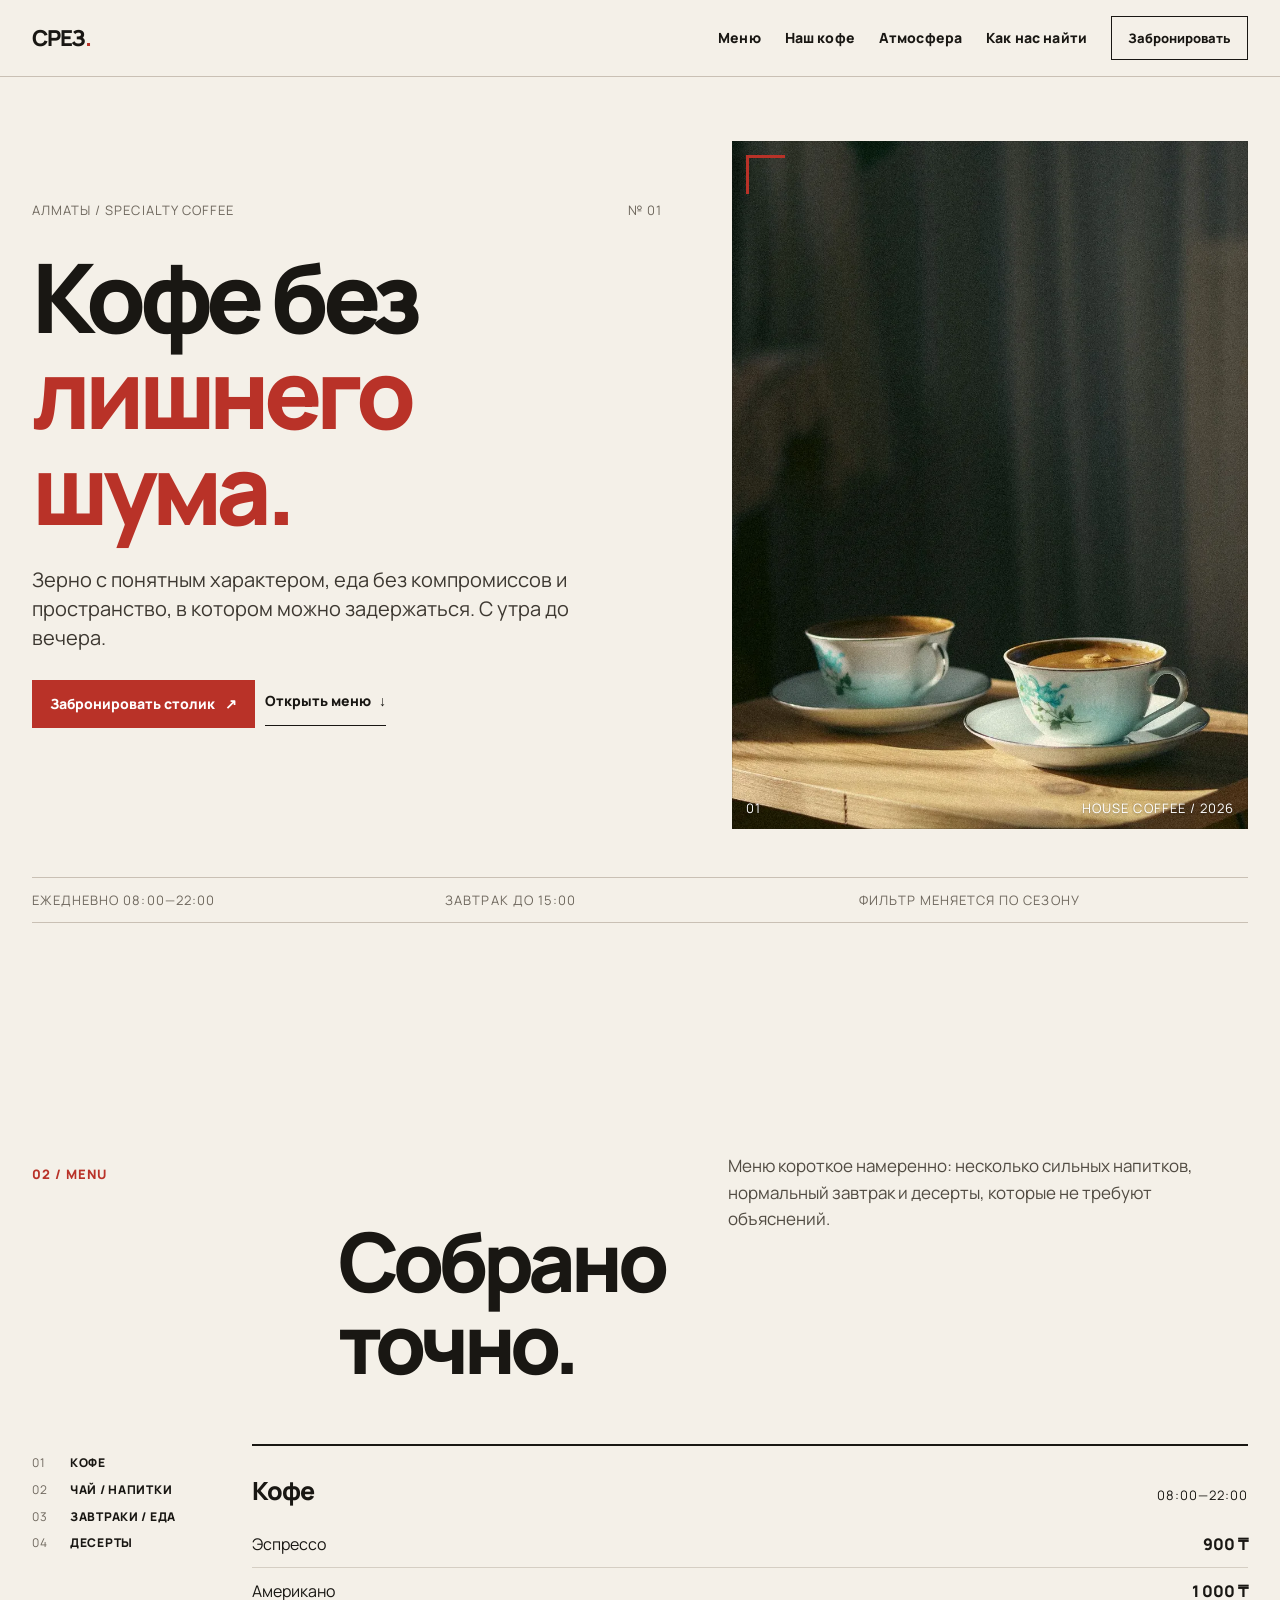
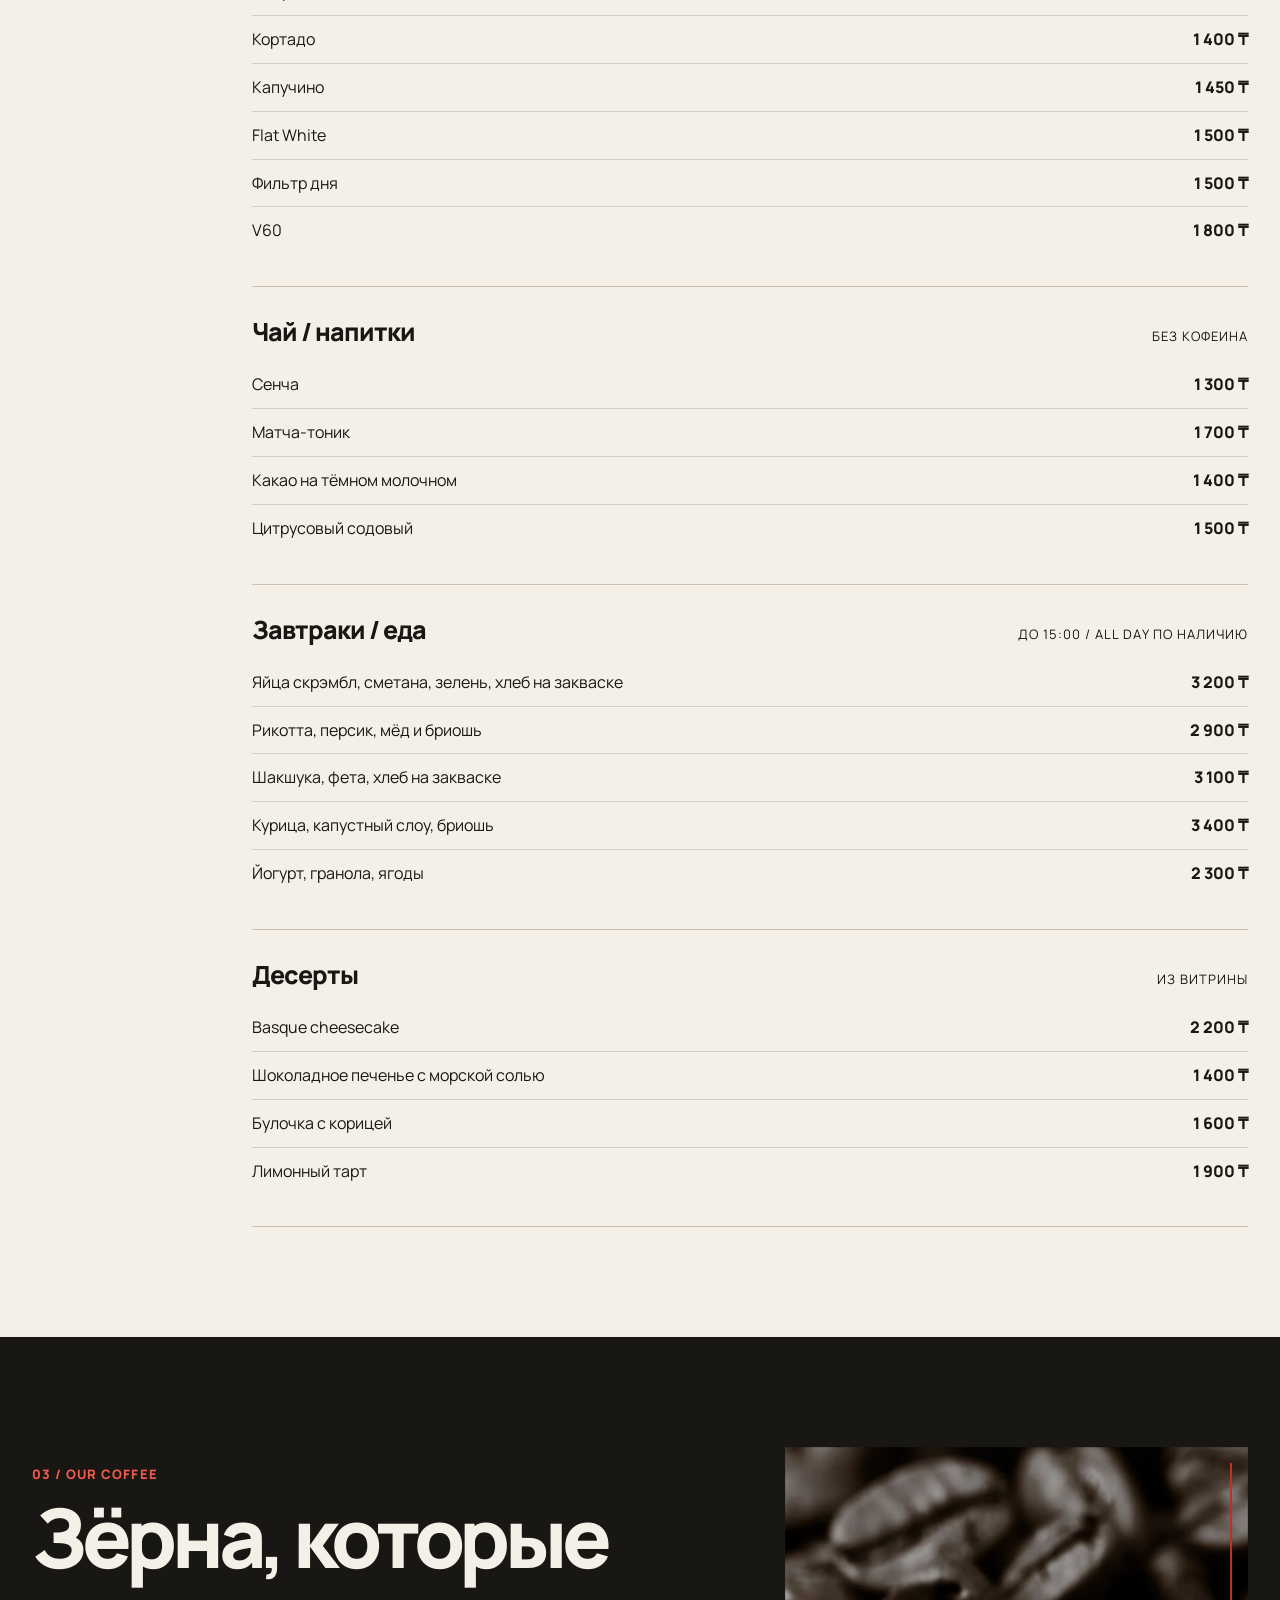
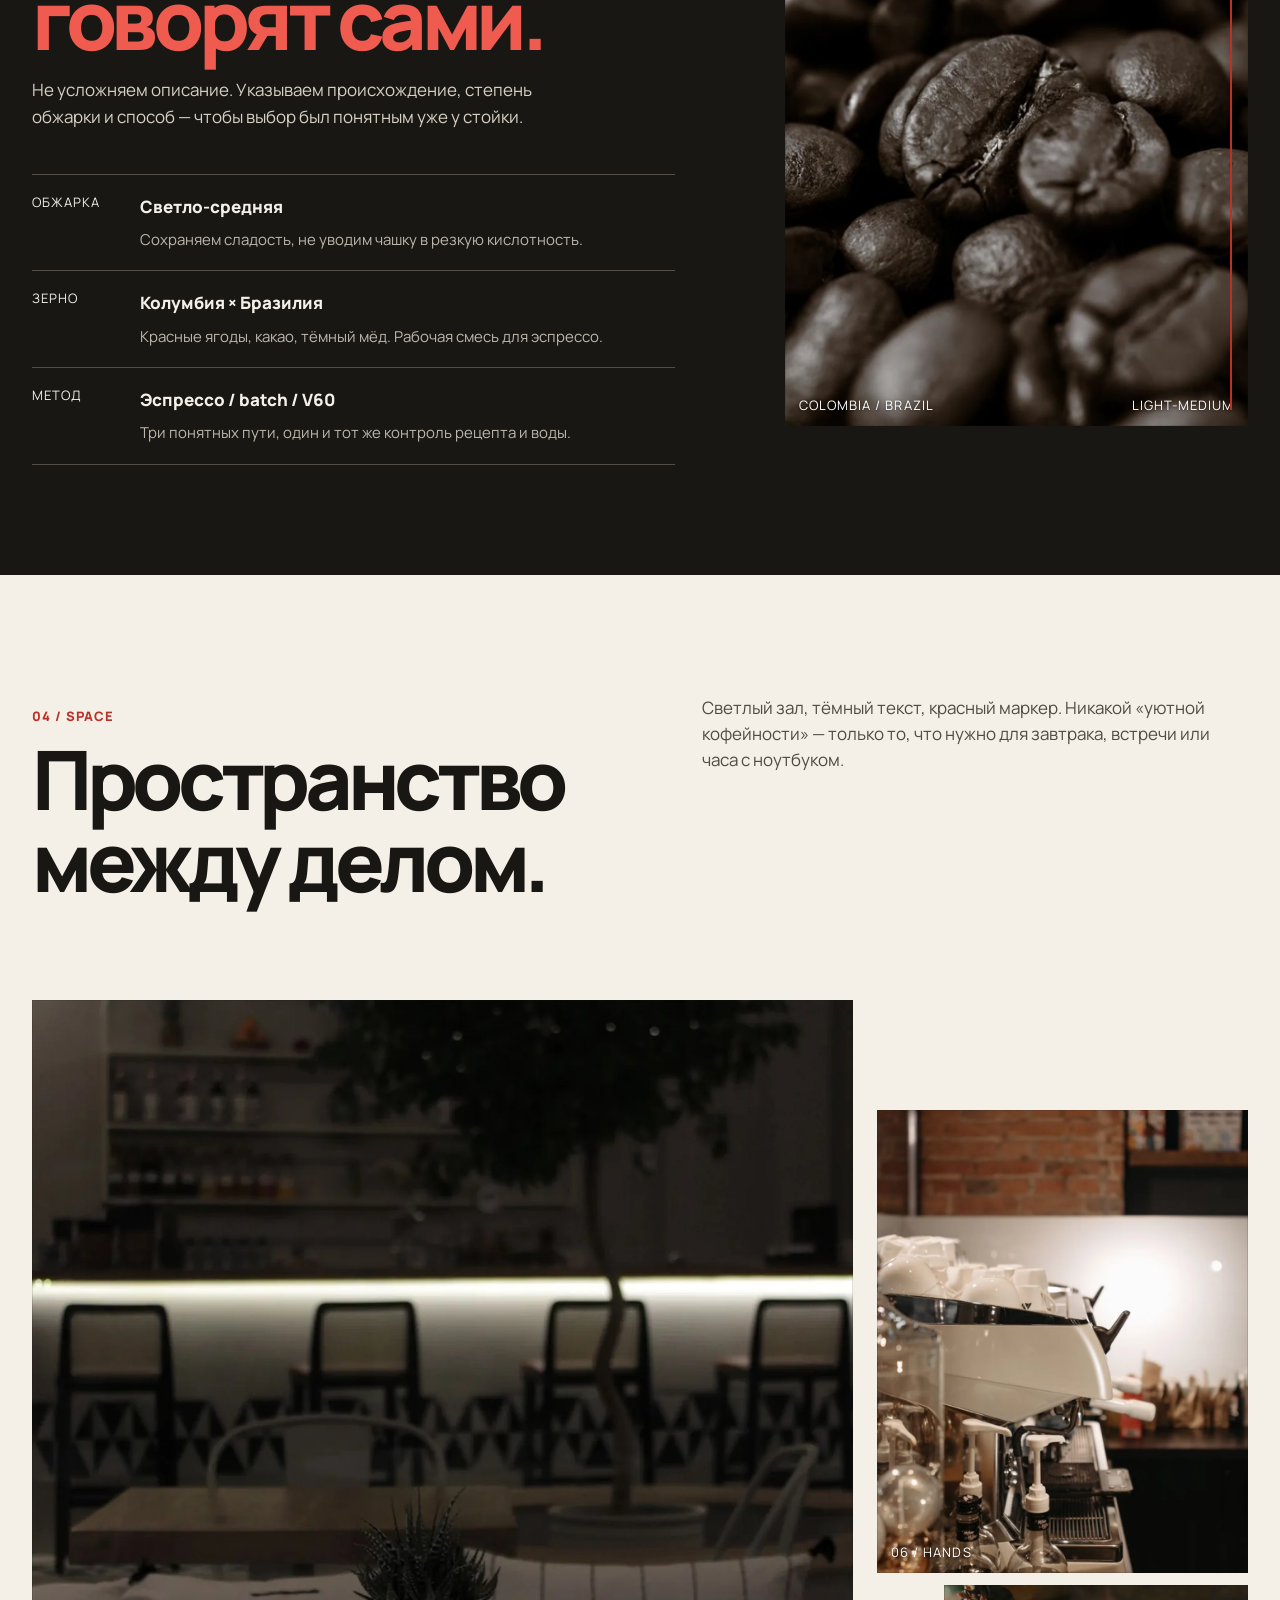
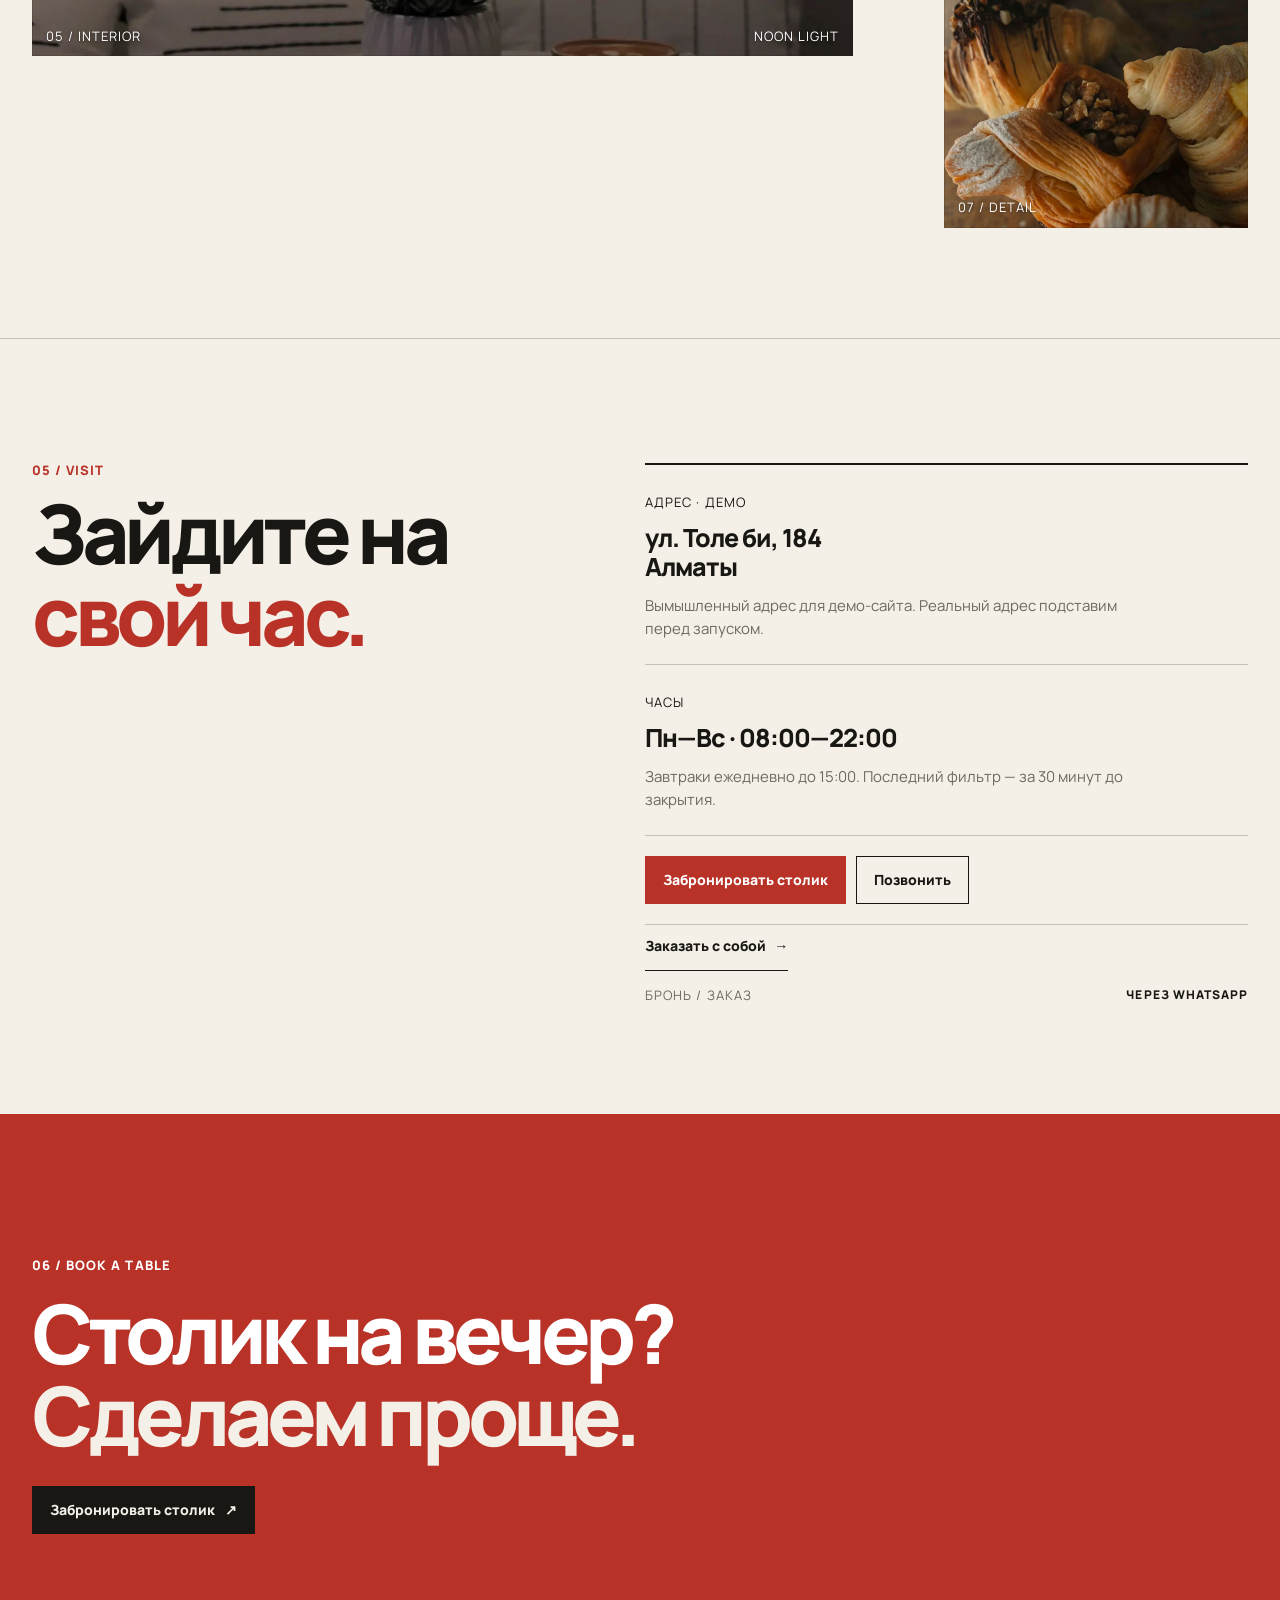
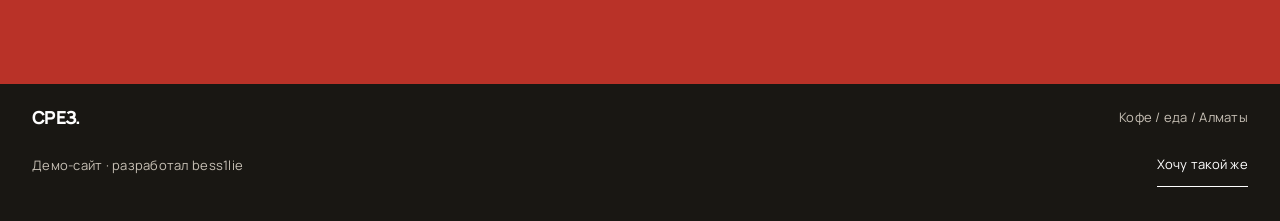
<file: cafe-demo-v2/index.html>
<!doctype html>
<html lang="ru">
<head>
  <meta charset="utf-8">
  <meta name="viewport" content="width=device-width, initial-scale=1, viewport-fit=cover">
  <meta name="theme-color" content="#f4f0e8">
  <meta name="robots" content="noindex,nofollow">
  <meta name="description" content="СРЕЗ — specialty-кофейня в Алматы с кофе, завтраками и десертами. Забронировать столик в один клик.">
  <meta property="og:title" content="СРЕЗ — кофе, еда, всё по делу">
  <meta property="og:description" content="Specialty-кофейня в Алматы: кофе свежей обжарки, завтраки, десерты и столик по WhatsApp.">
  <title>СРЕЗ — specialty-кофейня в Алматы</title>
  <link rel="icon" type="image/svg+xml" href="assets/favicon.svg">
  <link rel="stylesheet" href="css/style.css">
</head>
<body>
  <a class="skip-link" href="#main">К содержанию</a>

  <header class="site-header" id="site-header">
    <div class="shell header-inner">
      <a class="wordmark" href="#top" aria-label="СРЕЗ — на главную">СРЕЗ<span>.</span></a>

      <nav class="desktop-nav" aria-label="Основная навигация">
        <a href="#menu">Меню</a>
        <a href="#coffee">Наш кофе</a>
        <a href="#space">Атмосфера</a>
        <a href="#visit">Как нас найти</a>
      </nav>

      <a class="header-cta" data-wa-link data-wa-number="77071112233" data-wa-text="%D0%97%D0%B4%D1%80%D0%B0%D0%B2%D1%81%D1%82%D0%B2%D1%83%D0%B9%D1%82%D0%B5%21%20%D0%A5%D0%BE%D1%87%D1%83%20%D0%B7%D0%B0%D0%B1%D1%80%D0%BE%D0%BD%D0%B8%D1%80%D0%BE%D0%B2%D0%B0%D1%82%D1%8C%20%D1%81%D1%82%D0%BE%D0%BB%D0%B8%D0%BA%20%D0%B2%20%D0%A1%D0%A0%D0%95%D0%97.%20%D0%94%D0%B0%D1%82%D0%B0%3A%20__%2C%20%D0%B2%D1%80%D0%B5%D0%BC%D1%8F%3A%20__%2C%20%D0%B3%D0%BE%D1%81%D1%82%D0%B5%D0%B9%3A%20__." href="https://wa.me/77071112233?text=%D0%97%D0%B4%D1%80%D0%B0%D0%B2%D1%81%D1%82%D0%B2%D1%83%D0%B9%D1%82%D0%B5%21%20%D0%A5%D0%BE%D1%87%D1%83%20%D0%B7%D0%B0%D0%B1%D1%80%D0%BE%D0%BD%D0%B8%D1%80%D0%BE%D0%B2%D0%B0%D1%82%D1%8C%20%D1%81%D1%82%D0%BE%D0%BB%D0%B8%D0%BA%20%D0%B2%20%D0%A1%D0%A0%D0%95%D0%97.%20%D0%94%D0%B0%D1%82%D0%B0%3A%20__%2C%20%D0%B2%D1%80%D0%B5%D0%BC%D1%8F%3A%20__%2C%20%D0%B3%D0%BE%D1%81%D1%82%D0%B5%D0%B9%3A%20__." aria-label="Забронировать столик в WhatsApp">Забронировать</a>

      <button class="menu-toggle" type="button" aria-expanded="false" aria-controls="mobile-menu" aria-label="Открыть меню">
        <span></span><span></span>
      </button>
    </div>

    <div class="mobile-menu" id="mobile-menu" hidden>
      <nav class="mobile-menu-inner" aria-label="Мобильная навигация">
        <a href="#menu">Меню</a>
        <a href="#coffee">Наш кофе</a>
        <a href="#space">Атмосфера</a>
        <a href="#visit">Как нас найти</a>
        <a class="mobile-menu-cta" data-wa-link data-wa-number="77071112233" data-wa-text="%D0%97%D0%B4%D1%80%D0%B0%D0%B2%D1%81%D1%82%D0%B2%D1%83%D0%B9%D1%82%D0%B5%21%20%D0%A5%D0%BE%D1%87%D1%83%20%D0%B7%D0%B0%D0%B1%D1%80%D0%BE%D0%BD%D0%B8%D1%80%D0%BE%D0%B2%D0%B0%D1%82%D1%8C%20%D1%81%D1%82%D0%BE%D0%BB%D0%B8%D0%BA%20%D0%B2%20%D0%A1%D0%A0%D0%95%D0%97.%20%D0%94%D0%B0%D1%82%D0%B0%3A%20__%2C%20%D0%B2%D1%80%D0%B5%D0%BC%D1%8F%3A%20__%2C%20%D0%B3%D0%BE%D1%81%D1%82%D0%B5%D0%B9%3A%20__." href="https://wa.me/77071112233?text=%D0%97%D0%B4%D1%80%D0%B0%D0%B2%D1%81%D1%82%D0%B2%D1%83%D0%B9%D1%82%D0%B5%21%20%D0%A5%D0%BE%D1%87%D1%83%20%D0%B7%D0%B0%D0%B1%D1%80%D0%BE%D0%BD%D0%B8%D1%80%D0%BE%D0%B2%D0%B0%D1%82%D1%8C%20%D1%81%D1%82%D0%BE%D0%BB%D0%B8%D0%BA%20%D0%B2%20%D0%A1%D0%A0%D0%95%D0%97.%20%D0%94%D0%B0%D1%82%D0%B0%3A%20__%2C%20%D0%B2%D1%80%D0%B5%D0%BC%D1%8F%3A%20__%2C%20%D0%B3%D0%BE%D1%81%D1%82%D0%B5%D0%B9%3A%20__." aria-label="Забронировать столик в WhatsApp">Забронировать столик</a>
      </nav>
    </div>
  </header>

  <main id="main">
    <section class="hero section" id="top" aria-labelledby="hero-title">
      <div class="shell hero-grid">
        <div class="hero-copy">
          <div class="kicker"><span>АЛМАТЫ / specialty coffee</span><span>№ 01</span></div>
          <h1 id="hero-title">Кофе без<br><span>лишнего шума.</span></h1>
          <p class="hero-lead">Зерно с понятным характером, еда без компромиссов и пространство, в котором можно задержаться. С утра до вечера.</p>
          <div class="hero-actions">
            <a class="button button-primary" data-wa-link data-wa-number="77071112233" data-wa-text="%D0%97%D0%B4%D1%80%D0%B0%D0%B2%D1%81%D1%82%D0%B2%D1%83%D0%B9%D1%82%D0%B5%21%20%D0%A5%D0%BE%D1%87%D1%83%20%D0%B7%D0%B0%D0%B1%D1%80%D0%BE%D0%BD%D0%B8%D1%80%D0%BE%D0%B2%D0%B0%D1%82%D1%8C%20%D1%81%D1%82%D0%BE%D0%BB%D0%B8%D0%BA%20%D0%B2%20%D0%A1%D0%A0%D0%95%D0%97.%20%D0%94%D0%B0%D1%82%D0%B0%3A%20__%2C%20%D0%B2%D1%80%D0%B5%D0%BC%D1%8F%3A%20__%2C%20%D0%B3%D0%BE%D1%81%D1%82%D0%B5%D0%B9%3A%20__." href="https://wa.me/77071112233?text=%D0%97%D0%B4%D1%80%D0%B0%D0%B2%D1%81%D1%82%D0%B2%D1%83%D0%B9%D1%82%D0%B5%21%20%D0%A5%D0%BE%D1%87%D1%83%20%D0%B7%D0%B0%D0%B1%D1%80%D0%BE%D0%BD%D0%B8%D1%80%D0%BE%D0%B2%D0%B0%D1%82%D1%8C%20%D1%81%D1%82%D0%BE%D0%BB%D0%B8%D0%BA%20%D0%B2%20%D0%A1%D0%A0%D0%95%D0%97.%20%D0%94%D0%B0%D1%82%D0%B0%3A%20__%2C%20%D0%B2%D1%80%D0%B5%D0%BC%D1%8F%3A%20__%2C%20%D0%B3%D0%BE%D1%81%D1%82%D0%B5%D0%B9%3A%20__." aria-label="Забронировать столик в WhatsApp">Забронировать столик <span aria-hidden="true">↗</span></a>
            <a class="text-link" href="#menu">Открыть меню <span aria-hidden="true">↓</span></a>
          </div>
        </div>

        <figure class="media media-hero">
          <span class="media-skin" aria-hidden="true"></span>
          <img src="assets/img/hero-coffee.webp" width="900" height="1200" fetchpriority="high" alt="Две чашки кофе на деревянном столе">
          <figcaption><span>01</span><span>HOUSE COFFEE / 2026</span></figcaption>
        </figure>
      </div>

      <div class="shell hero-strip">
        <span>Ежедневно 08:00—22:00</span>
        <span>Завтрак до 15:00</span>
        <span>Фильтр меняется по сезону</span>
      </div>
    </section>

    <section class="menu-section section" id="menu" aria-labelledby="menu-title">
      <div class="shell section-head">
        <p class="section-index">02 / MENU</p>
        <h2 id="menu-title">Собрано<br>точно.</h2>
        <p class="section-note">Меню короткое намеренно: несколько сильных напитков, нормальный завтрак и десерты, которые не требуют объяснений.</p>
      </div>

      <div class="shell menu-layout">
        <aside class="menu-side" aria-label="Навигация по меню">
          <span>01</span><span>Кофе</span>
          <span>02</span><span>Чай / напитки</span>
          <span>03</span><span>Завтраки / еда</span>
          <span>04</span><span>Десерты</span>
        </aside>

        <div class="menu-list">
          <section class="menu-group" aria-labelledby="coffee-menu-title">
            <div class="menu-group-head"><h3 id="coffee-menu-title">Кофе</h3><span>08:00—22:00</span></div>
            <ul>
              <li><span>Эспрессо</span><span>900 ₸</span></li>
              <li><span>Американо</span><span>1 000 ₸</span></li>
              <li><span>Кортадо</span><span>1 400 ₸</span></li>
              <li><span>Капучино</span><span>1 450 ₸</span></li>
              <li><span>Flat White</span><span>1 500 ₸</span></li>
              <li><span>Фильтр дня</span><span>1 500 ₸</span></li>
              <li><span>V60</span><span>1 800 ₸</span></li>
            </ul>
          </section>

          <section class="menu-group" aria-labelledby="drinks-menu-title">
            <div class="menu-group-head"><h3 id="drinks-menu-title">Чай / напитки</h3><span>без кофеина</span></div>
            <ul>
              <li><span>Сенча</span><span>1 300 ₸</span></li>
              <li><span>Матча-тоник</span><span>1 700 ₸</span></li>
              <li><span>Какао на тёмном молочном</span><span>1 400 ₸</span></li>
              <li><span>Цитрусовый содовый</span><span>1 500 ₸</span></li>
            </ul>
          </section>

          <section class="menu-group menu-group-wide" aria-labelledby="food-menu-title">
            <div class="menu-group-head"><h3 id="food-menu-title">Завтраки / еда</h3><span>до 15:00 / all day по наличию</span></div>
            <ul>
              <li><span>Яйца скрэмбл, сметана, зелень, хлеб на закваске</span><span>3 200 ₸</span></li>
              <li><span>Рикотта, персик, мёд и бриошь</span><span>2 900 ₸</span></li>
              <li><span>Шакшука, фета, хлеб на закваске</span><span>3 100 ₸</span></li>
              <li><span>Курица, капустный слоу, бриошь</span><span>3 400 ₸</span></li>
              <li><span>Йогурт, гранола, ягоды</span><span>2 300 ₸</span></li>
            </ul>
          </section>

          <section class="menu-group" aria-labelledby="dessert-menu-title">
            <div class="menu-group-head"><h3 id="dessert-menu-title">Десерты</h3><span>из витрины</span></div>
            <ul>
              <li><span>Basque cheesecake</span><span>2 200 ₸</span></li>
              <li><span>Шоколадное печенье с морской солью</span><span>1 400 ₸</span></li>
              <li><span>Булочка с корицей</span><span>1 600 ₸</span></li>
              <li><span>Лимонный тарт</span><span>1 900 ₸</span></li>
            </ul>
          </section>
        </div>
      </div>
    </section>

    <section class="coffee-section section" id="coffee" aria-labelledby="coffee-title">
      <div class="shell coffee-grid">
        <div class="coffee-copy">
          <p class="section-index">03 / OUR COFFEE</p>
          <h2 id="coffee-title">Зёрна, которые<br><span>говорят сами.</span></h2>
          <p class="section-lead">Не усложняем описание. Указываем происхождение, степень обжарки и способ — чтобы выбор был понятным уже у стойки.</p>
          <div class="coffee-specs">
            <div><span>ОБЖАРКА</span><strong>Светло-средняя</strong><p>Сохраняем сладость, не уводим чашку в резкую кислотность.</p></div>
            <div><span>ЗЕРНО</span><strong>Колумбия × Бразилия</strong><p>Красные ягоды, какао, тёмный мёд. Рабочая смесь для эспрессо.</p></div>
            <div><span>МЕТОД</span><strong>Эспрессо / batch / V60</strong><p>Три понятных пути, один и тот же контроль рецепта и воды.</p></div>
          </div>
        </div>
        <figure class="media media-coffee">
          <span class="media-skin" aria-hidden="true"></span>
          <img src="assets/img/coffee-beans.webp" width="1000" height="1250" loading="lazy" alt="Зёрна кофе крупным планом">
          <figcaption><span>COLOMBIA / BRAZIL</span><span>LIGHT-MEDIUM</span></figcaption>
        </figure>
      </div>
    </section>

    <section class="space-section section" id="space" aria-labelledby="space-title">
      <div class="shell section-head section-head-split">
        <div><p class="section-index">04 / SPACE</p><h2 id="space-title">Пространство<br>между делом.</h2></div>
        <p class="section-note">Светлый зал, тёмный текст, красный маркер. Никакой «уютной кофейности» — только то, что нужно для завтрака, встречи или часа с ноутбуком.</p>
      </div>

      <div class="shell space-grid">
        <figure class="media media-space-main">
          <span class="media-skin" aria-hidden="true"></span>
          <img src="assets/img/interior.webp" width="1400" height="1050" loading="lazy" alt="Зал кофейни: столик с чашками на фоне барной стойки">
          <figcaption><span>05 / INTERIOR</span><span>NOON LIGHT</span></figcaption>
        </figure>
        <figure class="media media-space-small">
          <span class="media-skin" aria-hidden="true"></span>
          <img src="assets/img/barista-hands.webp" width="900" height="1200" loading="lazy" alt="Эспрессо-машина и чашки на рабочей станции кофейни">
          <figcaption><span>06 / HANDS</span></figcaption>
        </figure>
        <figure class="media media-space-detail">
          <span class="media-skin" aria-hidden="true"></span>
          <img src="assets/img/pastry-detail.webp" width="1100" height="900" loading="lazy" alt="Круассаны и слойки крупным планом">
          <figcaption><span>07 / DETAIL</span></figcaption>
        </figure>
      </div>
    </section>

    <section class="visit-section section" id="visit" aria-labelledby="visit-title">
      <div class="shell visit-grid">
        <div>
          <p class="section-index">05 / VISIT</p>
          <h2 id="visit-title">Зайдите на<br><span>свой час.</span></h2>
        </div>
        <div class="visit-card">
          <div class="visit-block"><span>АДРЕС · ДЕМО</span><strong>ул. Толе би, 184<br>Алматы</strong><p>Вымышленный адрес для демо-сайта. Реальный адрес подставим перед запуском.</p></div>
          <div class="visit-block"><span>ЧАСЫ</span><strong>Пн—Вс · 08:00—22:00</strong><p>Завтраки ежедневно до 15:00. Последний фильтр — за 30 минут до закрытия.</p></div>
          <div class="visit-actions">
            <a class="button button-primary" data-wa-link data-wa-number="77071112233" data-wa-text="%D0%97%D0%B4%D1%80%D0%B0%D0%B2%D1%81%D1%82%D0%B2%D1%83%D0%B9%D1%82%D0%B5%21%20%D0%A5%D0%BE%D1%87%D1%83%20%D0%B7%D0%B0%D0%B1%D1%80%D0%BE%D0%BD%D0%B8%D1%80%D0%BE%D0%B2%D0%B0%D1%82%D1%8C%20%D1%81%D1%82%D0%BE%D0%BB%D0%B8%D0%BA%20%D0%B2%20%D0%A1%D0%A0%D0%95%D0%97.%20%D0%94%D0%B0%D1%82%D0%B0%3A%20__%2C%20%D0%B2%D1%80%D0%B5%D0%BC%D1%8F%3A%20__%2C%20%D0%B3%D0%BE%D1%81%D1%82%D0%B5%D0%B9%3A%20__." href="https://wa.me/77071112233?text=%D0%97%D0%B4%D1%80%D0%B0%D0%B2%D1%81%D1%82%D0%B2%D1%83%D0%B9%D1%82%D0%B5%21%20%D0%A5%D0%BE%D1%87%D1%83%20%D0%B7%D0%B0%D0%B1%D1%80%D0%BE%D0%BD%D0%B8%D1%80%D0%BE%D0%B2%D0%B0%D1%82%D1%8C%20%D1%81%D1%82%D0%BE%D0%BB%D0%B8%D0%BA%20%D0%B2%20%D0%A1%D0%A0%D0%95%D0%97.%20%D0%94%D0%B0%D1%82%D0%B0%3A%20__%2C%20%D0%B2%D1%80%D0%B5%D0%BC%D1%8F%3A%20__%2C%20%D0%B3%D0%BE%D1%81%D1%82%D0%B5%D0%B9%3A%20__." aria-label="Забронировать столик в WhatsApp">Забронировать столик</a>
            <a class="button button-secondary" href="tel:+77071112233">Позвонить</a>
          </div>
          <a class="order-link" data-wa-link data-wa-number="77071112233" data-wa-text="Заказать с собой в СРЕЗ" href="https://wa.me/77071112233?text=%D0%97%D0%B4%D1%80%D0%B0%D0%B2%D1%81%D1%82%D0%B2%D1%83%D0%B9%D1%82%D0%B5%21%20%D0%A5%D0%BE%D1%87%D1%83%20%D0%B7%D0%B0%D0%BA%D0%B0%D0%B7%D0%B0%D1%82%D1%8C%20%D1%81%D0%20%D1%81%D0%BE%D0%B1%D0%BE%D0%B9%20%D0%B2%20%D0%A1%D0%A0%D0%95%D0%97." aria-label="Заказать с собой в WhatsApp">Заказать с собой <span aria-hidden="true">→</span></a>
          <div class="visit-rule"><span>Бронь / заказ</span><strong>через WhatsApp</strong></div>
        </div>
      </div>
    </section>

    <section class="closing section" aria-label="Финальный призыв">
      <div class="shell closing-inner">
        <p class="section-index">06 / BOOK A TABLE</p>
        <h2>Столик на вечер?<br><span>Сделаем проще.</span></h2>
        <a class="button button-dark" data-wa-link data-wa-number="77071112233" data-wa-text="%D0%97%D0%B4%D1%80%D0%B0%D0%B2%D1%81%D1%82%D0%B2%D1%83%D0%B9%D1%82%D0%B5%21%20%D0%A5%D0%BE%D1%87%D1%83%20%D0%B7%D0%B0%D0%B1%D1%80%D0%BE%D0%BD%D0%B8%D1%80%D0%BE%D0%B2%D0%B0%D1%82%D1%8C%20%D1%81%D1%82%D0%BE%D0%BB%D0%B8%D0%BA%20%D0%B2%20%D0%A1%D0%A0%D0%95%D0%97.%20%D0%94%D0%B0%D1%82%D0%B0%3A%20__%2C%20%D0%B2%D1%80%D0%B5%D0%BC%D1%8F%3A%20__%2C%20%D0%B3%D0%BE%D1%81%D1%82%D0%B5%D0%B9%3A%20__." href="https://wa.me/77071112233?text=%D0%97%D0%B4%D1%80%D0%B0%D0%B2%D1%81%D1%82%D0%B2%D1%83%D0%B9%D1%82%D0%B5%21%20%D0%A5%D0%BE%D1%87%D1%83%20%D0%B7%D0%B0%D0%B1%D1%80%D0%BE%D0%BD%D0%B8%D1%80%D0%BE%D0%B2%D0%B0%D1%82%D1%8C%20%D1%81%D1%82%D0%BE%D0%BB%D0%B8%D0%BA%20%D0%B2%20%D0%A1%D0%A0%D0%95%D0%97.%20%D0%94%D0%B0%D1%82%D0%B0%3A%20__%2C%20%D0%B2%D1%80%D0%B5%D0%BC%D1%8F%3A%20__%2C%20%D0%B3%D0%BE%D1%81%D1%82%D0%B5%D0%B9%3A%20__." aria-label="Забронировать столик в WhatsApp">Забронировать столик <span aria-hidden="true">↗</span></a>
      </div>
    </section>
  </main>

  <footer class="site-footer">
    <div class="shell footer-inner">
      <div><span class="footer-mark">СРЕЗ.</span><span>Кофе / еда / Алматы</span></div>
      <div><span>Демо-сайт · разработал bess1lie</span><a class="footer-maker" data-wa-link data-wa-number="77071112233" data-wa-text="Хочу такой же сайт для бизнеса" href="https://wa.me/77071112233?text=%D0%A5%D0%BE%D1%87%D1%83%20%D1%82%D0%B0%D0%BA%D0%BE%D0%B9%20%D0%B6%D0%B5%20%D1%81%D0%B0%D0%B9%D1%82%20%D0%B4%D0%BB%D1%8F%20%D0%B1%D0%B8%D0%B7%D0%BD%D0%B5%D1%81%D0%B0">Хочу такой же</a></div>
    </div>
  </footer>

  <div class="mobile-bar" aria-label="Быстрые контакты">
    <a href="tel:+77071112233">Позвонить</a>
    <a data-wa-link data-wa-number="77071112233" data-wa-text="%D0%97%D0%B4%D1%80%D0%B0%D0%B2%D1%81%D1%82%D0%B2%D1%83%D0%B9%D1%82%D0%B5%21%20%D0%A5%D0%BE%D1%87%D1%83%20%D0%B7%D0%B0%D0%B1%D1%80%D0%BE%D0%BD%D0%B8%D1%80%D0%BE%D0%B2%D0%B0%D1%82%D1%8C%20%D1%81%D1%82%D0%BE%D0%BB%D0%B8%D0%BA%20%D0%B2%20%D0%A1%D0%A0%D0%95%D0%97.%20%D0%94%D0%B0%D1%82%D0%B0%3A%20__%2C%20%D0%B2%D1%80%D0%B5%D0%BC%D1%8F%3A%20__%2C%20%D0%B3%D0%BE%D1%81%D1%82%D0%B5%D0%B9%3A%20__." href="https://wa.me/77071112233?text=%D0%97%D0%B4%D1%80%D0%B0%D0%B2%D1%81%D1%82%D0%B2%D1%83%D0%B9%D1%82%D0%B5%21%20%D0%A5%D0%BE%D1%87%D1%83%20%D0%B7%D0%B0%D0%B1%D1%80%D0%BE%D0%BD%D0%B8%D1%80%D0%BE%D0%B2%D0%B0%D1%82%D1%8C%20%D1%81%D1%82%D0%BE%D0%BB%D0%B8%D0%BA%20%D0%B2%20%D0%A1%D0%A0%D0%95%D0%97.%20%D0%94%D0%B0%D1%82%D0%B0%3A%20__%2C%20%D0%B2%D1%80%D0%B5%D0%BC%D1%8F%3A%20__%2C%20%D0%B3%D0%BE%D1%81%D1%82%D0%B5%D0%B9%3A%20__." aria-label="Открыть WhatsApp">WhatsApp</a>
  </div>

  <script src="js/main.js" defer></script>
</body>
</html>
</file>
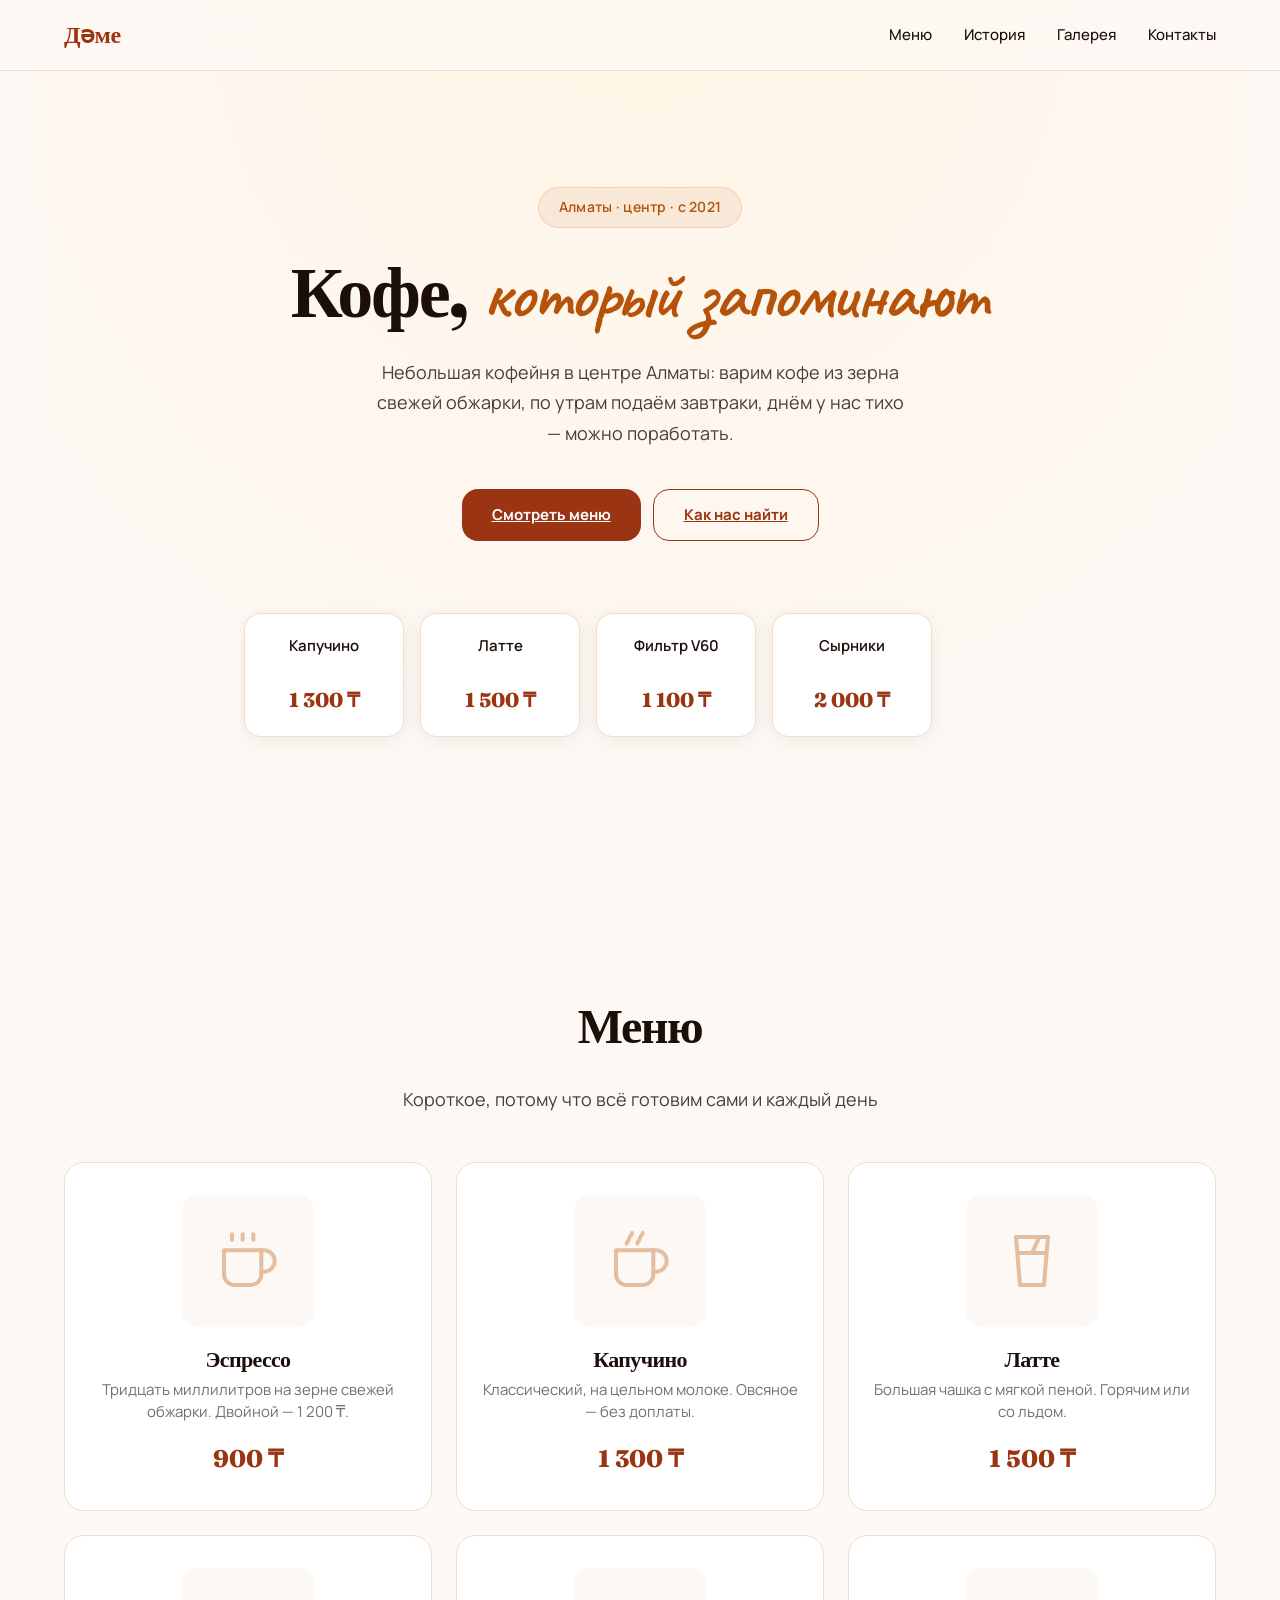
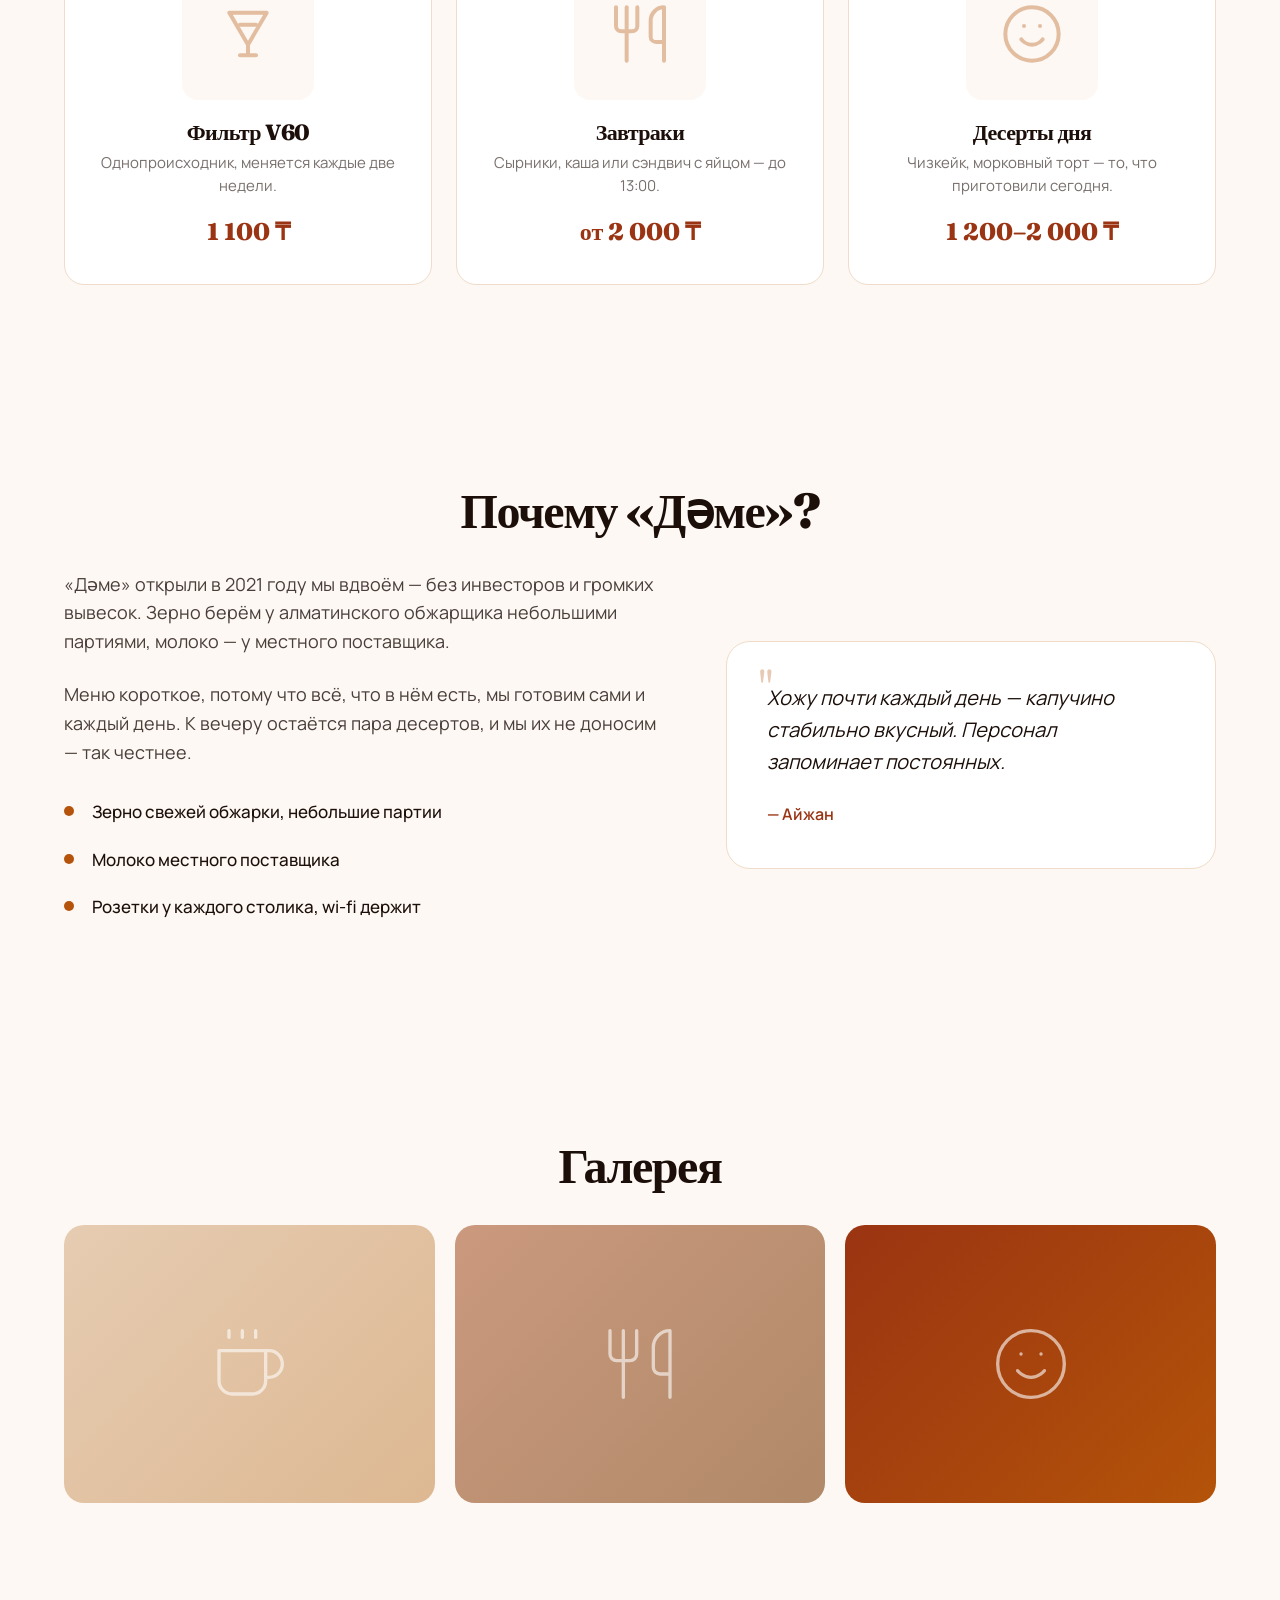
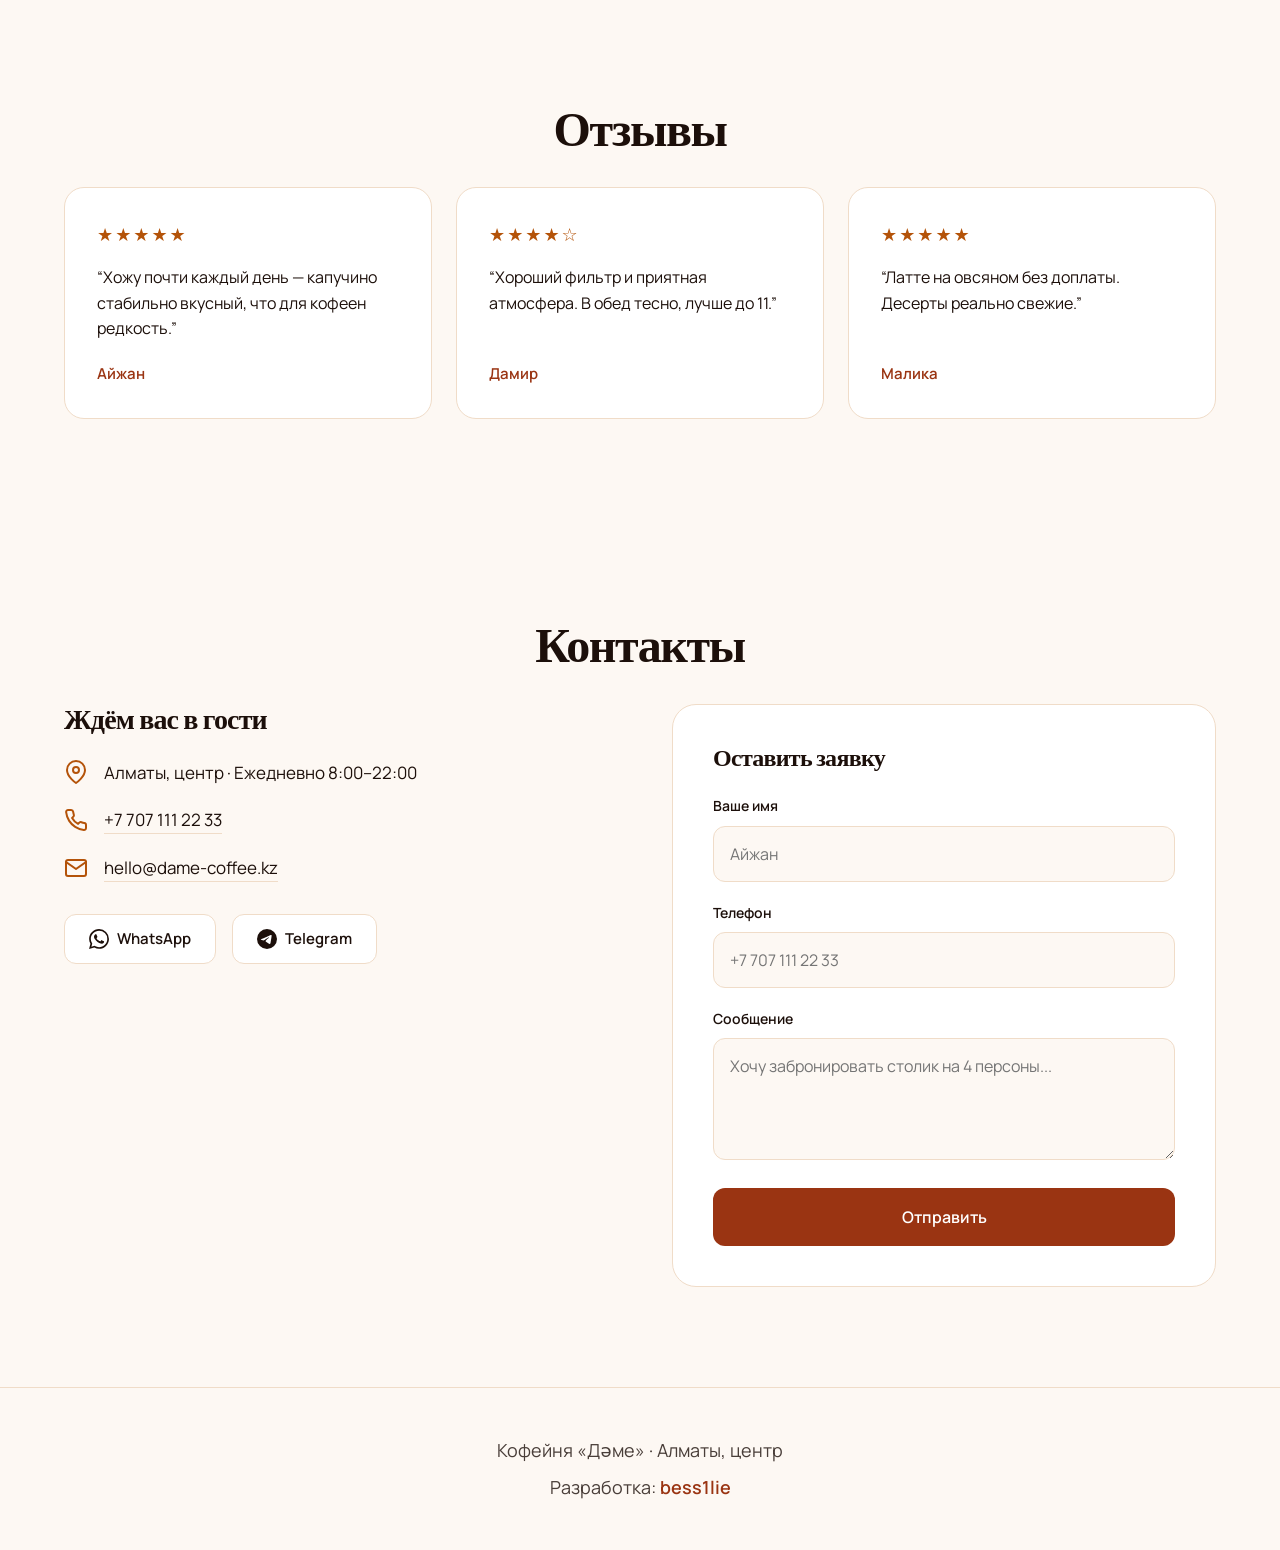
<file: cafe-demo/index.html>
<!DOCTYPE html>
<html lang="ru">
<head>
    <meta charset="UTF-8">
    <meta name="viewport" content="width=device-width, initial-scale=1.0">
    <title>Кофейня «Дәме» — Кофе со свежей обжарки в центре Алматы</title>
    <meta name="description" content="Небольшая кофейня в центре Алматы: варим кофе из зерна свежей обжарки, по утрам подаём завтраки, днём у нас тихо — можно поработать.">
    
    <link rel="icon" type="image/svg+xml" href="assets/images/favicon-cafe.svg">
    <!-- Шрифты отдельным link (вместо @import): те же гарнитуры, один файл, быстрее первая отрисовка -->
    <link rel="preconnect" href="https://fonts.googleapis.com">
    <link rel="preconnect" href="https://fonts.gstatic.com" crossorigin>
    <link rel="stylesheet" href="https://fonts.googleapis.com/css2?family=Caveat:wght@600&family=Fraunces:opsz,wght@9..144,800&family=Manrope:wght@400;500;600&display=swap">
    <style>
        :root {
            --cream: #fdf8f3;
            --terracotta: #9a3412;
            --caramel: #b45309;
            --ink: #1c0f0a;
            --line: #f0dcc8;
            --white: #ffffff;
            --shadow: 0 4px 20px rgba(28, 15, 10, 0.06);
            --shadow-hover: 0 8px 30px rgba(28, 15, 10, 0.1);
        }

        * {
            margin: 0;
            padding: 0;
            box-sizing: border-box;
        }

        html {
            scroll-behavior: smooth;
        }

        body {
            font-family: 'Manrope', system-ui, -apple-system, sans-serif;
            color: var(--ink);
            background-color: var(--cream);
            line-height: 1.6;
            overflow-x: hidden;
            -webkit-font-smoothing: antialiased;
        }

        /* Типографика */
        h1, h2, h3 {
            font-family: 'Fraunces', Georgia, serif;
            font-weight: 800;
            letter-spacing: -0.03em;
            color: var(--ink);
            line-height: 1.1;
        }

        h1 {
            font-size: clamp(40px, 6vw, 72px);
            margin-bottom: 24px;
        }

        h2 {
            font-size: clamp(32px, 4vw, 48px);
            margin-bottom: 32px;
            text-align: center;
        }

        .accent {
            font-family: 'Caveat', 'Brush Script MT', cursive;
            font-weight: 600;
            color: var(--caramel);
            position: relative;
            display: inline-block;
            padding: 0 4px;
        }

        .accent::after {
            content: '';
            position: absolute;
            bottom: 2px;
            left: -4px;
            right: -4px;
            height: 35%;
            background: rgba(180, 83, 9, 0.15);
            border-radius: 4px;
            z-index: -1;
            transform: rotate(-1.5deg);
        }

        p {
            font-size: 18px;
            color: rgba(28, 15, 10, 0.8);
        }

        /* Навигация */
        header {
            position: fixed;
            top: 0;
            left: 0;
            right: 0;
            background: rgba(253, 248, 243, 0.95);
            backdrop-filter: blur(12px);
            border-bottom: 1px solid var(--line);
            z-index: 100;
            padding: 16px 0;
        }

        nav {
            max-width: 1200px;
            margin: 0 auto;
            padding: 0 24px;
            display: flex;
            justify-content: space-between;
            align-items: center;
            position: relative;
        }

        .logo {
            font-family: 'Fraunces', serif;
            font-weight: 800;
            font-size: 24px;
            color: var(--terracotta);
            text-decoration: none;
            letter-spacing: -0.02em;
            z-index: 101;
        }

        .nav-links {
            display: flex;
            gap: 32px;
            list-style: none;
        }

        .nav-links a {
            text-decoration: none;
            color: var(--ink);
            font-weight: 500;
            font-size: 15px;
            transition: color 0.2s;
        }

        .nav-links a:hover {
            color: var(--caramel);
        }

        /* Мобильное меню */
        .menu-toggle {
            display: none;
            flex-direction: column;
            gap: 5px;
            background: none;
            border: none;
            cursor: pointer;
            padding: 8px;
            z-index: 101;
        }

        .menu-toggle span {
            display: block;
            width: 24px;
            height: 2px;
            background: var(--ink);
            transition: all 0.3s ease;
        }

        .menu-toggle.active span:nth-child(1) {
            transform: rotate(45deg) translate(5px, 5px);
        }

        .menu-toggle.active span:nth-child(2) {
            opacity: 0;
        }

        .menu-toggle.active span:nth-child(3) {
            transform: rotate(-45deg) translate(5px, -5px);
        }

        @media (max-width: 768px) {
            .menu-toggle {
                display: flex;
            }

            .nav-links {
                position: fixed;
                top: 0;
                right: -100%;
                width: 80%;
                max-width: 320px;
                height: 100vh;
                height: 100dvh;
                background: var(--cream);
                flex-direction: column;
                padding: 100px 32px 32px;
                gap: 24px;
                transition: right 0.3s ease, visibility 0s 0.3s;
                visibility: hidden;
                box-shadow: -5px 0 30px rgba(28, 15, 10, 0.15);
            }

            .nav-links.active {
                right: 0;
                visibility: visible;
                transition: right 0.3s ease;
            }

            .nav-links a {
                font-size: 18px;
                font-weight: 600;
                padding: 10px 0;
                min-height: 44px;
                display: flex;
                align-items: center;
            }
        }

        /* Якоря: не прятать заголовки секций под липкой шапкой */
        section[id] {
            scroll-margin-top: 90px;
        }

        /* Hero Section */
        #hero {
            min-height: 100vh;
            min-height: 100dvh;
            display: flex;
            flex-direction: column;
            justify-content: center;
            align-items: center;
            text-align: center;
            padding: 120px 24px 80px;
            background-color: var(--cream);
            background-image: 
                radial-gradient(circle at 50% 0%, #fff5e6 0%, var(--cream) 70%),
                url("data:image/svg+xml,%3Csvg width='40' height='40' viewBox='0 0 40 40' xmlns='http://www.w3.org/2000/svg'%3E%3Cpath d='M0 0h40v40H0z' fill='none'/%3E%3Cpath d='M0 1h40M1 0v40' stroke='%23b45309' stroke-width='0.5' opacity='0.12'/%3E%3C/svg%3E");
            background-size: 100% 100%, 40px 40px;
        }

        .eyebrow {
            display: inline-block;
            padding: 8px 20px;
            background: rgba(180, 83, 9, 0.08);
            border: 1px solid rgba(180, 83, 9, 0.15);
            border-radius: 99px;
            font-size: 14px;
            font-weight: 600;
            color: var(--caramel);
            margin-bottom: 24px;
            letter-spacing: 0.02em;
        }

        .hero-desc {
            max-width: 540px;
            margin: 0 auto 40px;
            font-size: 18px;
            line-height: 1.7;
        }

        .hero-cta {
            display: flex;
            gap: 12px;
            justify-content: center;
            flex-wrap: wrap;
            margin-bottom: 56px;
        }

        .hero-cta .btn {
            display: inline-flex;
            align-items: center;
            min-height: 52px;
            padding: 0 30px;
            border-radius: 16px;
            font-weight: 700;
            font-size: 15px;
            transition: transform 0.25s ease, background 0.25s ease;
        }

        .hero-cta .btn:hover { transform: translateY(-2px); }
        .hero-cta .btn-primary { background: var(--terracotta); color: #fff; }
        .hero-cta .btn-primary:hover { background: #7e2a0e; }
        .hero-cta .btn-ghost { background: transparent; color: var(--terracotta); border: 1px solid var(--terracotta); }

        .scroll-tape {
            display: flex;
            gap: 16px;
            overflow-x: auto;
            padding: 16px 4px;
            scrollbar-width: none;
            -ms-overflow-style: none;
            scroll-snap-type: x mandatory;
            width: 100%;
            max-width: 800px;
            margin: 0 auto;
        }

        .scroll-tape::-webkit-scrollbar {
            display: none;
        }

        .tape-card {
            flex: 0 0 160px;
            height: 124px;
            background: var(--white);
            border: 1px solid var(--line);
            border-radius: 16px;
            padding: 20px;
            display: flex;
            flex-direction: column;
            justify-content: space-between;
            box-shadow: var(--shadow);
            scroll-snap-align: start;
            transition: transform 0.2s;
        }

        .tape-card:hover {
            transform: translateY(-2px);
        }

        .tape-card .name {
            font-weight: 600;
            font-size: 15px;
            color: var(--ink);
        }

        .tape-card .price {
            font-family: 'Fraunces', serif;
            font-size: 20px;
            color: var(--terracotta);
            font-weight: 800;
        }

        /* Общие секции */
        section {
            padding: 100px 24px;
            max-width: 1200px;
            margin: 0 auto;
        }

        /* Меню */
        .menu-grid {
            display: grid;
            grid-template-columns: repeat(3, 1fr);
            gap: 24px;
        }

        @media (max-width: 900px) {
            .menu-grid {
                grid-template-columns: repeat(2, 1fr);
            }
        }

        @media (max-width: 600px) {
            .menu-grid {
                grid-template-columns: 1fr;
            }
        }

        .menu-card {
            background: var(--white);
            border-radius: 20px;
            border: 1px solid var(--line);
            padding: 32px 24px;
            text-align: center;
            transition: transform 0.3s ease, box-shadow 0.3s ease;
        }

        .menu-card:hover {
            transform: translateY(-3px);
            box-shadow: var(--shadow-hover);
        }

        .menu-img {
            width: 132px;
            height: 132px;
            background: var(--cream);
            border-radius: 16px;
            margin: 0 auto 20px;
            display: flex;
            align-items: center;
            justify-content: center;
            position: relative;
            overflow: hidden;
        }

        .menu-img svg {
            width: 64px;
            height: 64px;
            stroke: var(--caramel);
            opacity: 0.35;
        }

        .menu-card h3 {
            font-size: 22px;
            margin-bottom: 8px;
        }

        .menu-card .desc {
            font-size: 15px;
            color: rgba(28, 15, 10, 0.6);
            margin-bottom: 16px;
            line-height: 1.5;
        }

        .menu-card .price {
            font-family: 'Fraunces', serif;
            font-size: 24px;
            color: var(--terracotta);
            font-weight: 800;
        }

        /* История */
        .story-grid {
            display: grid;
            grid-template-columns: 1.1fr 0.9fr;
            gap: 64px;
            align-items: center;
        }

        @media (max-width: 768px) {
            .story-grid {
                grid-template-columns: 1fr;
                gap: 40px;
            }
        }

        .facts {
            list-style: none;
            margin-top: 32px;
        }

        .facts li {
            position: relative;
            padding-left: 28px;
            margin-bottom: 20px;
            font-size: 17px;
            font-weight: 500;
        }

        .facts li::before {
            content: '';
            position: absolute;
            left: 0;
            top: 8px;
            width: 10px;
            height: 10px;
            background: var(--caramel);
            border-radius: 50%;
        }

        .quote-box {
            position: relative;
            padding: 40px;
            background: var(--white);
            border-radius: 24px;
            border: 1px solid var(--line);
        }

        .quote-mark {
            position: absolute;
            top: 24px;
            left: 32px;
            font-family: 'Fraunces', serif;
            font-size: 42px;
            color: var(--caramel);
            opacity: 0.3;
            line-height: 1;
        }

        .quote-text {
            font-size: 20px;
            font-style: italic;
            line-height: 1.6;
            color: var(--ink);
            position: relative;
            z-index: 1;
        }

        .quote-author {
            margin-top: 24px;
            font-weight: 600;
            color: var(--terracotta);
            font-size: 16px;
        }

        /* Галерея */
        .gallery-grid {
            display: grid;
            grid-template-columns: repeat(3, 1fr);
            gap: 20px;
        }

        @media (max-width: 768px) {
            .gallery-grid {
                grid-template-columns: 1fr;
            }
        }

        .gallery-item {
            aspect-ratio: 4/3;
            background: var(--line);
            border-radius: 20px;
            overflow: hidden;
            position: relative;
            display: flex;
            align-items: center;
            justify-content: center;
        }

        .gallery-item svg {
            width: 80px;
            height: 80px;
            stroke: var(--white);
            opacity: 0.6;
        }

        .gallery-item:nth-child(1) { background: linear-gradient(135deg, #e6ccb2 0%, #ddb892 100%); }
        .gallery-item:nth-child(2) { background: linear-gradient(135deg, #cb997e 0%, #b08968 100%); }
        .gallery-item:nth-child(3) { background: linear-gradient(135deg, #9a3412 0%, #b45309 100%); }

        /* Отзывы */
        .reviews-grid {
            display: grid;
            grid-template-columns: repeat(3, 1fr);
            gap: 24px;
        }

        @media (max-width: 900px) {
            .reviews-grid {
                grid-template-columns: 1fr;
            }
        }

        .review-card {
            background: var(--white);
            border-radius: 20px;
            padding: 32px;
            border: 1px solid var(--line);
            display: flex;
            flex-direction: column;
            justify-content: space-between;
        }

        .stars {
            color: var(--caramel);
            letter-spacing: 2px;
            font-size: 18px;
            margin-bottom: 16px;
        }

        .review-text {
            font-size: 16px;
            line-height: 1.6;
            margin-bottom: 20px;
            color: var(--ink);
        }

        .review-author {
            font-weight: 600;
            font-size: 15px;
            color: var(--terracotta);
        }

        /* Контакты */
        .contacts-grid {
            display: grid;
            grid-template-columns: 1fr 1fr;
            gap: 64px;
            align-items: start;
        }

        @media (max-width: 768px) {
            .contacts-grid {
                grid-template-columns: 1fr;
                gap: 40px;
            }
        }

        .contact-info h3 {
            font-size: 28px;
            margin-bottom: 24px;
        }

        .contact-detail {
            display: flex;
            align-items: center;
            gap: 16px;
            margin-bottom: 20px;
            font-size: 17px;
        }

        .contact-detail svg {
            width: 24px;
            height: 24px;
            stroke: var(--caramel);
            flex-shrink: 0;
        }

        .contact-detail a {
            color: var(--ink);
            text-decoration: none;
            border-bottom: 1px solid var(--line);
            transition: border-color 0.2s;
        }

        .contact-detail a:hover {
            border-color: var(--caramel);
        }

        .social-links {
            display: flex;
            flex-wrap: wrap;
            gap: 16px;
            margin-top: 32px;
        }

        .social-btn {
            display: inline-flex;
            align-items: center;
            gap: 8px;
            padding: 12px 24px;
            background: var(--white);
            border: 1px solid var(--line);
            border-radius: 12px;
            text-decoration: none;
            color: var(--ink);
            font-weight: 600;
            font-size: 15px;
            transition: all 0.2s;
        }

        .social-btn:hover {
            border-color: var(--caramel);
            color: var(--caramel);
            transform: translateY(-2px);
        }

        .contact-form {
            background: var(--white);
            padding: 40px;
            border-radius: 24px;
            border: 1px solid var(--line);
        }

        .form-group {
            margin-bottom: 20px;
        }

        .form-group label {
            display: block;
            font-size: 14px;
            font-weight: 600;
            margin-bottom: 8px;
            color: var(--ink);
        }

        .form-group input,
        .form-group textarea {
            width: 100%;
            padding: 16px;
            border: 1px solid var(--line);
            border-radius: 12px;
            background: var(--cream);
            font-family: 'Manrope', sans-serif;
            font-size: 16px;
            color: var(--ink);
            outline: none;
            transition: border-color 0.2s, background 0.2s;
        }

        .form-group input:focus,
        .form-group textarea:focus {
            border-color: var(--caramel);
            background: var(--white);
        }

        .submit-btn {
            width: 100%;
            padding: 18px;
            background: var(--terracotta);
            color: var(--white);
            border: none;
            border-radius: 12px;
            font-family: 'Manrope', sans-serif;
            font-size: 16px;
            font-weight: 600;
            cursor: pointer;
            transition: background 0.2s, transform 0.2s;
        }

        .submit-btn:hover {
            background: var(--caramel);
            transform: translateY(-1px);
        }

        /* Футер */
        footer {
            text-align: center;
            padding: 48px 24px;
            border-top: 1px solid var(--line);
            color: var(--caramel);
            font-size: 14px;
            background: var(--cream);
        }

        footer a {
            color: var(--terracotta);
            text-decoration: none;
            font-weight: 600;
            border-bottom: 1px solid transparent;
            transition: border-color 0.2s;
        }

        footer a:hover {
            border-bottom-color: var(--terracotta);
        }

        /* Анимации появления */
        .fade-up {
            opacity: 0;
            transform: translateY(30px);
            transition: opacity 0.8s ease, transform 0.8s ease;
        }

        .fade-up.visible {
            opacity: 1;
            transform: translateY(0);
        }
    </style>
</head>
<body>

    <header id="top">
        <nav>
            <a href="#top" class="logo">Дәме</a>
            <button class="menu-toggle" aria-label="Меню" aria-expanded="false" aria-controls="mobileNav">
                <span></span>
                <span></span>
                <span></span>
            </button>
            <ul class="nav-links" id="mobileNav">
                <li><a href="#menu">Меню</a></li>
                <li><a href="#story">История</a></li>
                <li><a href="#gallery">Галерея</a></li>
                <li><a href="#contacts">Контакты</a></li>
            </ul>
        </nav>
    </header>

    <section id="hero">
        <div class="eyebrow">Алматы · центр · с 2021</div>
        <h1>Кофе, <span class="accent">который запоминают</span></h1>
        <p class="hero-desc">Небольшая кофейня в центре Алматы: варим кофе из зерна свежей обжарки, по утрам подаём завтраки, днём у нас тихо — можно поработать.</p>

        <div class="hero-cta">
            <a class="btn btn-primary" href="#menu">Смотреть меню</a>
            <a class="btn btn-ghost" href="#contacts">Как нас найти</a>
        </div>
        
        <div class="scroll-tape">
            <div class="tape-card">
                <span class="name">Капучино</span>
                <span class="price">1 300 ₸</span>
            </div>
            <div class="tape-card">
                <span class="name">Латте</span>
                <span class="price">1 500 ₸</span>
            </div>
            <div class="tape-card">
                <span class="name">Фильтр V60</span>
                <span class="price">1 100 ₸</span>
            </div>
            <div class="tape-card">
                <span class="name">Сырники</span>
                <span class="price">2 000 ₸</span>
            </div>
        </div>
    </section>

    <section id="menu" class="fade-up">
        <h2>Меню</h2>
        <p style="text-align: center; margin-bottom: 48px; max-width: 600px; margin-left: auto; margin-right: auto;">Короткое, потому что всё готовим сами и каждый день</p>
        
        <div class="menu-grid">
            <div class="menu-card">
                <div class="menu-img">
                    <svg viewBox="0 0 24 24" fill="none" stroke="currentColor" stroke-width="1.5" stroke-linecap="round" stroke-linejoin="round"><path d="M17 8h1a4 4 0 1 1 0 8h-1"/><path d="M3 8h14v9a4 4 0 0 1-4 4H7a4 4 0 0 1-4-4Z"/><line x1="6" y1="2" x2="6" y2="4"/><line x1="10" y1="2" x2="10" y2="4"/><line x1="14" y1="2" x2="14" y2="4"/></svg>
                </div>
                <h3>Эспрессо</h3>
                <p class="desc">Тридцать миллилитров на зерне свежей обжарки. Двойной — 1 200 ₸.</p>
                <div class="price">900 ₸</div>
            </div>

            <div class="menu-card">
                <div class="menu-img">
                    <svg viewBox="0 0 24 24" fill="none" stroke="currentColor" stroke-width="1.5" stroke-linecap="round" stroke-linejoin="round"><path d="M17 8h1a4 4 0 1 1 0 8h-1"/><path d="M3 8h14v9a4 4 0 0 1-4 4H7a4 4 0 0 1-4-4Z"/><path d="M7 5.5c0-1 1-1 1-2s1-1 1-2M11 5.5c0-1 1-1 1-2s1-1 1-2"/></svg>
                </div>
                <h3>Капучино</h3>
                <p class="desc">Классический, на цельном молоке. Овсяное — без доплаты.</p>
                <div class="price">1 300 ₸</div>
            </div>

            <div class="menu-card">
                <div class="menu-img">
                    <svg viewBox="0 0 24 24" fill="none" stroke="currentColor" stroke-width="1.5" stroke-linecap="round" stroke-linejoin="round"><path d="M6 3h12l-1.5 18h-9Z"/><path d="M6.8 9h10.4"/><line x1="12" y1="9" x2="14.5" y2="3.5"/></svg>
                </div>
                <h3>Латте</h3>
                <p class="desc">Большая чашка с мягкой пеной. Горячим или со льдом.</p>
                <div class="price">1 500 ₸</div>
            </div>

            <div class="menu-card">
                <div class="menu-img">
                    <svg viewBox="0 0 24 24" fill="none" stroke="currentColor" stroke-width="1.5" stroke-linecap="round" stroke-linejoin="round"><path d="M5 4h14l-7 12Z"/><path d="M9 20h6"/><path d="M12 16v4"/><path d="M9 8.5h6"/></svg>
                </div>
                <h3>Фильтр V60</h3>
                <p class="desc">Однопроисходник, меняется каждые две недели.</p>
                <div class="price">1 100 ₸</div>
            </div>

            <div class="menu-card">
                <div class="menu-img">
                    <svg viewBox="0 0 24 24" fill="none" stroke="currentColor" stroke-width="1.5" stroke-linecap="round" stroke-linejoin="round"><path d="M3 2v7c0 1.1.9 2 2 2h4a2 2 0 0 0 2-2V2"/><path d="M7 2v20"/><path d="M21 15V2v0a5 5 0 0 0-5 5v6c0 1.1.9 2 2 2h3Zm0 0v7"/></svg>
                </div>
                <h3>Завтраки</h3>
                <p class="desc">Сырники, каша или сэндвич с яйцом — до 13:00.</p>
                <div class="price">от 2 000 ₸</div>
            </div>

            <div class="menu-card">
                <div class="menu-img">
                    <svg viewBox="0 0 24 24" fill="none" stroke="currentColor" stroke-width="1.5" stroke-linecap="round" stroke-linejoin="round"><circle cx="12" cy="12" r="10"/><path d="M8 14s1.5 2 4 2 4-2 4-2"/><line x1="9" y1="9" x2="9.01" y2="9"/><line x1="15" y1="9" x2="15.01" y2="9"/></svg>
                </div>
                <h3>Десерты дня</h3>
                <p class="desc">Чизкейк, морковный торт — то, что приготовили сегодня.</p>
                <div class="price">1 200–2 000 ₸</div>
            </div>
        </div>
    </section>

    <section id="story" class="fade-up">
        <h2>Почему «Дәме»?</h2>
        <div class="story-grid">
            <div>
                <p style="margin-bottom: 24px;">«Дәме» открыли в 2021 году мы вдвоём — без инвесторов и громких вывесок. Зерно берём у алматинского обжарщика небольшими партиями, молоко — у местного поставщика.</p>
                <p>Меню короткое, потому что всё, что в нём есть, мы готовим сами и каждый день. К вечеру остаётся пара десертов, и мы их не доносим — так честнее.</p>
                
                <ul class="facts">
                    <li>Зерно свежей обжарки, небольшие партии</li>
                    <li>Молоко местного поставщика</li>
                    <li>Розетки у каждого столика, wi-fi держит</li>
                </ul>
            </div>
            
            <div class="quote-box">
                <div class="quote-mark">"</div>
                <p class="quote-text">Хожу почти каждый день — капучино стабильно вкусный. Персонал запоминает постоянных.</p>
                <div class="quote-author">— Айжан</div>
            </div>
        </div>
    </section>

    <section id="gallery" class="fade-up">
        <h2>Галерея</h2>
        <div class="gallery-grid">
            <div class="gallery-item">
                <svg viewBox="0 0 24 24" fill="none" stroke="currentColor" stroke-width="1" stroke-linecap="round" stroke-linejoin="round"><path d="M17 8h1a4 4 0 1 1 0 8h-1"/><path d="M3 8h14v9a4 4 0 0 1-4 4H7a4 4 0 0 1-4-4Z"/><line x1="6" y1="2" x2="6" y2="4"/><line x1="10" y1="2" x2="10" y2="4"/><line x1="14" y1="2" x2="14" y2="4"/></svg>
            </div>
            <div class="gallery-item">
                <svg viewBox="0 0 24 24" fill="none" stroke="currentColor" stroke-width="1" stroke-linecap="round" stroke-linejoin="round"><path d="M3 2v7c0 1.1.9 2 2 2h4a2 2 0 0 0 2-2V2"/><path d="M7 2v20"/><path d="M21 15V2v0a5 5 0 0 0-5 5v6c0 1.1.9 2 2 2h3Zm0 0v7"/></svg>
            </div>
            <div class="gallery-item">
                <svg viewBox="0 0 24 24" fill="none" stroke="currentColor" stroke-width="1" stroke-linecap="round" stroke-linejoin="round"><circle cx="12" cy="12" r="10"/><path d="M8 14s1.5 2 4 2 4-2 4-2"/><line x1="9" y1="9" x2="9.01" y2="9"/><line x1="15" y1="9" x2="15.01" y2="9"/></svg>
            </div>
        </div>
    </section>

    <section id="reviews" class="fade-up">
        <h2>Отзывы</h2>
        <div class="reviews-grid">
            <div class="review-card">
                <div>
                    <div class="stars">★★★★★</div>
                    <p class="review-text">“Хожу почти каждый день — капучино стабильно вкусный, что для кофеен редкость.”</p>
                </div>
                <div class="review-author">Айжан</div>
            </div>

            <div class="review-card">
                <div>
                    <div class="stars">★★★★☆</div>
                    <p class="review-text">“Хороший фильтр и приятная атмосфера. В обед тесно, лучше до 11.”</p>
                </div>
                <div class="review-author">Дамир</div>
            </div>

            <div class="review-card">
                <div>
                    <div class="stars">★★★★★</div>
                    <p class="review-text">“Латте на овсяном без доплаты. Десерты реально свежие.”</p>
                </div>
                <div class="review-author">Малика</div>
            </div>
        </div>
    </section>

    <section id="contacts" class="fade-up">
        <h2>Контакты</h2>
        <div class="contacts-grid">
            <div class="contact-info">
                <h3>Ждём вас в гости</h3>
                
                <div class="contact-detail">
                    <svg viewBox="0 0 24 24" fill="none" stroke="currentColor" stroke-width="2" stroke-linecap="round" stroke-linejoin="round"><path d="M21 10c0 7-9 13-9 13s-9-6-9-13a9 9 0 0 1 18 0z"/><circle cx="12" cy="10" r="3"/></svg>
                    <span>Алматы, центр · Ежедневно 8:00–22:00</span>
                </div>

                <div class="contact-detail">
                    <svg viewBox="0 0 24 24" fill="none" stroke="currentColor" stroke-width="2" stroke-linecap="round" stroke-linejoin="round"><path d="M22 16.92v3a2 2 0 0 1-2.18 2 19.79 19.79 0 0 1-8.63-3.07 19.5 19.5 0 0 1-6-6 19.79 19.79 0 0 1-3.07-8.67A2 2 0 0 1 4.11 2h3a2 2 0 0 1 2 1.72 12.84 12.84 0 0 0 .7 2.81 2 2 0 0 1-.45 2.11L8.09 9.91a16 16 0 0 0 6 6l1.27-1.27a2 2 0 0 1 2.11-.45 12.84 12.84 0 0 0 2.81.7A2 2 0 0 1 22 16.92z"/></svg>
                    <a href="tel:+77071112233">+7 707 111 22 33</a>
                </div>

                <div class="contact-detail">
                    <svg viewBox="0 0 24 24" fill="none" stroke="currentColor" stroke-width="2" stroke-linecap="round" stroke-linejoin="round"><path d="M4 4h16c1.1 0 2 .9 2 2v12c0 1.1-.9 2-2 2H4c-1.1 0-2-.9-2-2V6c0-1.1.9-2 2-2z"/><polyline points="22,6 12,13 2,6"/></svg>
                    <a href="mailto:hello@dame-coffee.kz">hello@dame-coffee.kz</a>
                </div>

                <div class="social-links">
                    <a href="https://wa.me/77071112233" class="social-btn" target="_blank" rel="noopener">
                        <svg width="20" height="20" viewBox="0 0 24 24" fill="currentColor"><path d="M17.472 14.382c-.297-.149-1.758-.867-2.03-.967-.273-.099-.471-.148-.67.15-.197.297-.767.966-.94 1.164-.173.199-.347.223-.644.075-.297-.15-1.255-.463-2.39-1.475-.883-.788-1.48-1.761-1.653-2.059-.173-.297-.018-.458.13-.606.134-.133.298-.347.446-.52.149-.174.198-.298.298-.497.099-.198.05-.371-.025-.52-.075-.149-.669-1.612-.916-2.207-.242-.579-.487-.5-.669-.51-.173-.008-.371-.01-.57-.01-.198 0-.52.074-.792.372-.272.297-1.04 1.016-1.04 2.479 0 1.462 1.065 2.875 1.213 3.074.149.198 2.096 3.2 5.077 4.487.709.306 1.262.489 1.694.625.712.227 1.36.195 1.871.118.571-.085 1.758-.719 2.006-1.413.248-.694.248-1.289.173-1.413-.074-.124-.272-.198-.57-.347m-5.421 7.403h-.004a9.87 9.87 0 01-5.031-1.378l-.361-.214-3.741.982.998-3.648-.235-.374a9.86 9.86 0 01-1.51-5.26c.001-5.45 4.436-9.884 9.888-9.884 2.64 0 5.122 1.03 6.988 2.898a9.825 9.825 0 012.893 6.994c-.003 5.45-4.437 9.884-9.885 9.884m8.413-18.297A11.815 11.815 0 0012.05 0C5.495 0 .16 5.335.157 11.892c0 2.096.547 4.142 1.588 5.945L.057 24l6.305-1.654a11.882 11.882 0 005.683 1.448h.005c6.554 0 11.89-5.335 11.893-11.893a11.821 11.821 0 00-3.48-8.413Z"/></svg>
                        WhatsApp
                    </a>
                    <a href="https://t.me/dame_coffee" class="social-btn" target="_blank" rel="noopener">
                        <svg width="20" height="20" viewBox="0 0 24 24" fill="currentColor"><path d="M11.944 0A12 12 0 0 0 0 12a12 12 0 0 0 12 12 12 12 0 0 0 12-12A12 12 0 0 0 12 0a12 12 0 0 0-.056 0zm4.962 7.224c.1-.002.321.023.465.14a.506.506 0 01.171.325c.016.093.036.306.02.472-.18 1.898-.962 6.502-1.36 8.627-.168.9-.499 1.201-.82 1.23-.696.065-1.225-.46-1.9-.902-1.056-.693-1.653-1.124-2.678-1.8-1.185-.78-.417-1.21.258-1.91.177-.184 3.247-2.977 3.307-3.23.007-.032.014-.15-.056-.212s-.174-.041-.249-.024c-.106.024-1.793 1.14-5.061 3.345-.48.33-.913.49-1.302.48-.428-.008-1.252-.241-1.865-.44-.752-.245-1.349-.374-1.297-.789.027-.216.325-.437.893-.663 3.498-1.524 5.83-2.529 6.998-3.014 3.332-1.386 4.025-1.627 4.476-1.635z"/></svg>
                        Telegram
                    </a>
                </div>
            </div>

            <form class="contact-form" onsubmit="event.preventDefault(); alert('Спасибо! Мы свяжемся с вами в ближайшее время.');">
                <h3 style="font-size: 24px; margin-bottom: 24px;">Оставить заявку</h3>
                <div class="form-group">
                    <label for="name">Ваше имя</label>
                    <input type="text" id="name" placeholder="Айжан" required>
                </div>
                <div class="form-group">
                    <label for="phone">Телефон</label>
                    <input type="tel" id="phone" placeholder="+7 707 111 22 33" required>
                </div>
                <div class="form-group">
                    <label for="message">Сообщение</label>
                    <textarea id="message" rows="4" placeholder="Хочу забронировать столик на 4 персоны..."></textarea>
                </div>
                <button type="submit" class="submit-btn">Отправить</button>
            </form>
        </div>
    </section>

    <footer>
        <p>Кофейня «Дәме» · Алматы, центр</p>
        <p style="margin-top: 8px;">Разработка: <a href="https://github.com/bess1lie" target="_blank" rel="noopener">bess1lie</a></p>
    </footer>

    <script>
        // Мобильное меню
        const menuToggle = document.querySelector('.menu-toggle');
        const navLinks = document.querySelector('.nav-links');

        if (menuToggle && navLinks) {
            const setOpen = (open) => {
                menuToggle.classList.toggle('active', open);
                navLinks.classList.toggle('active', open);
                menuToggle.setAttribute('aria-expanded', String(open));
                document.body.style.overflow = open ? 'hidden' : '';
            };
            menuToggle.addEventListener('click', () => {
                setOpen(!navLinks.classList.contains('active'));
            });

            // Закрытие меню при клике на ссылку
            navLinks.querySelectorAll('a').forEach(link => {
                link.addEventListener('click', () => setOpen(false));
            });

            // Закрытие меню при клике вне его
            document.addEventListener('click', (e) => {
                if (!navLinks.contains(e.target) && !menuToggle.contains(e.target)) {
                    setOpen(false);
                }
            });

            // Закрытие по Escape
            document.addEventListener('keydown', (e) => {
                if (e.key === 'Escape') setOpen(false);
            });
        }

        // Простая анимация появления при скролле
        const observerOptions = {
            root: null,
            rootMargin: '0px',
            threshold: 0.1
        };

        const observer = new IntersectionObserver((entries, observer) => {
            entries.forEach(entry => {
                if (entry.isIntersecting) {
                    entry.target.classList.add('visible');
                    observer.unobserve(entry.target);
                }
            });
        }, observerOptions);

        document.querySelectorAll('.fade-up').forEach(section => {
            observer.observe(section);
        });
    </script>
</body>
</html>
</file>
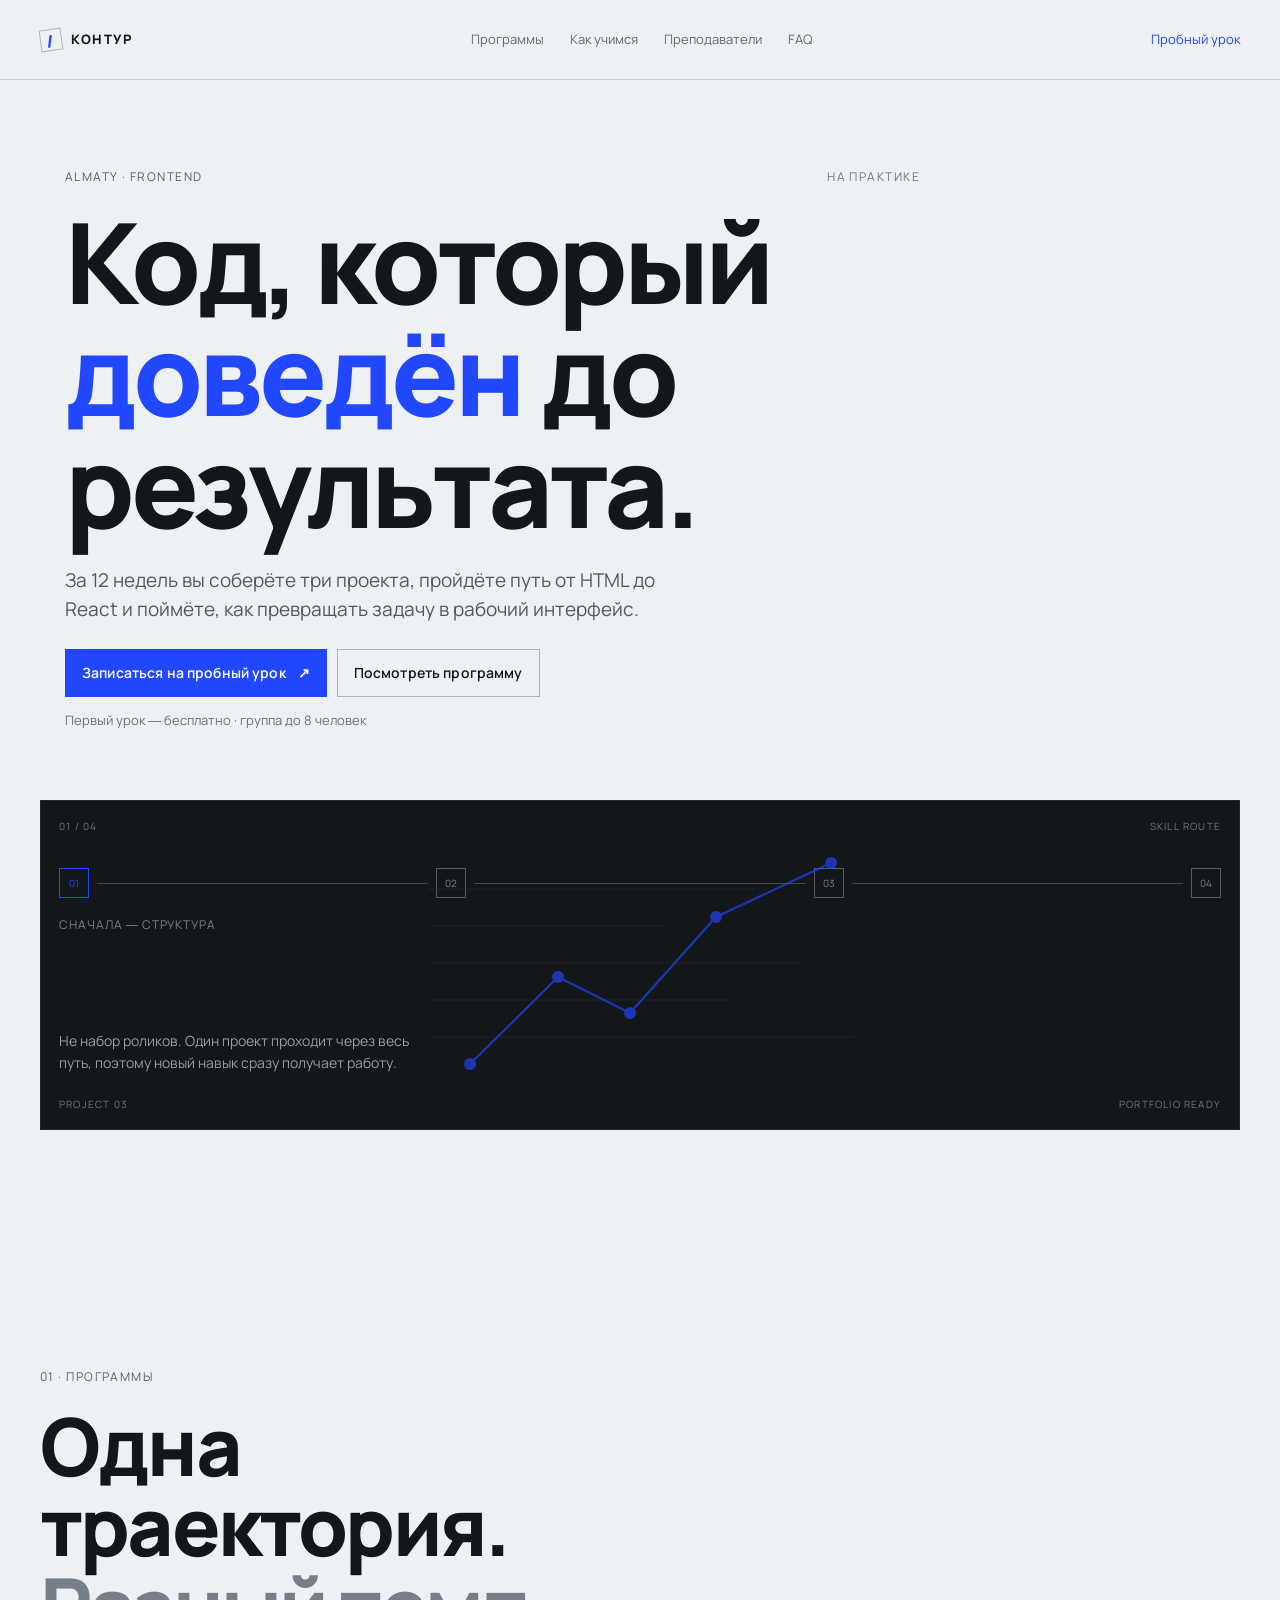
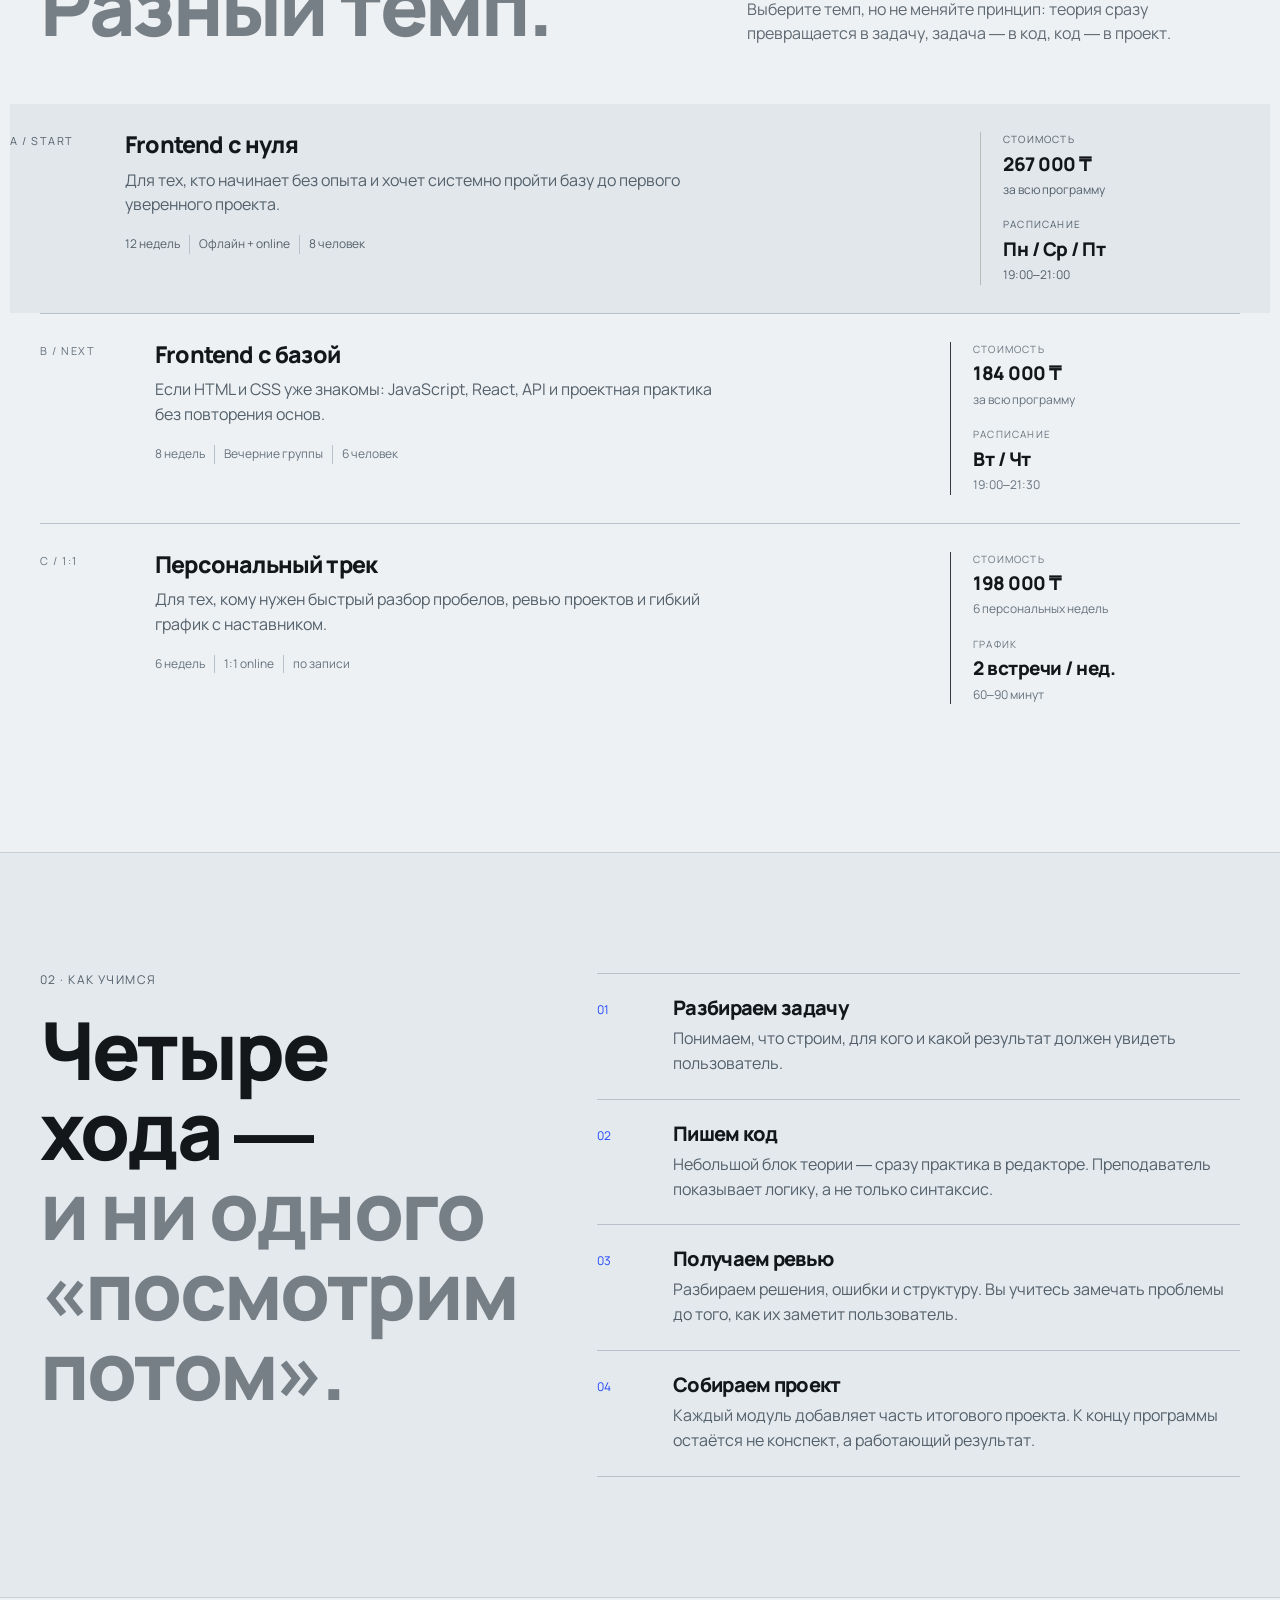
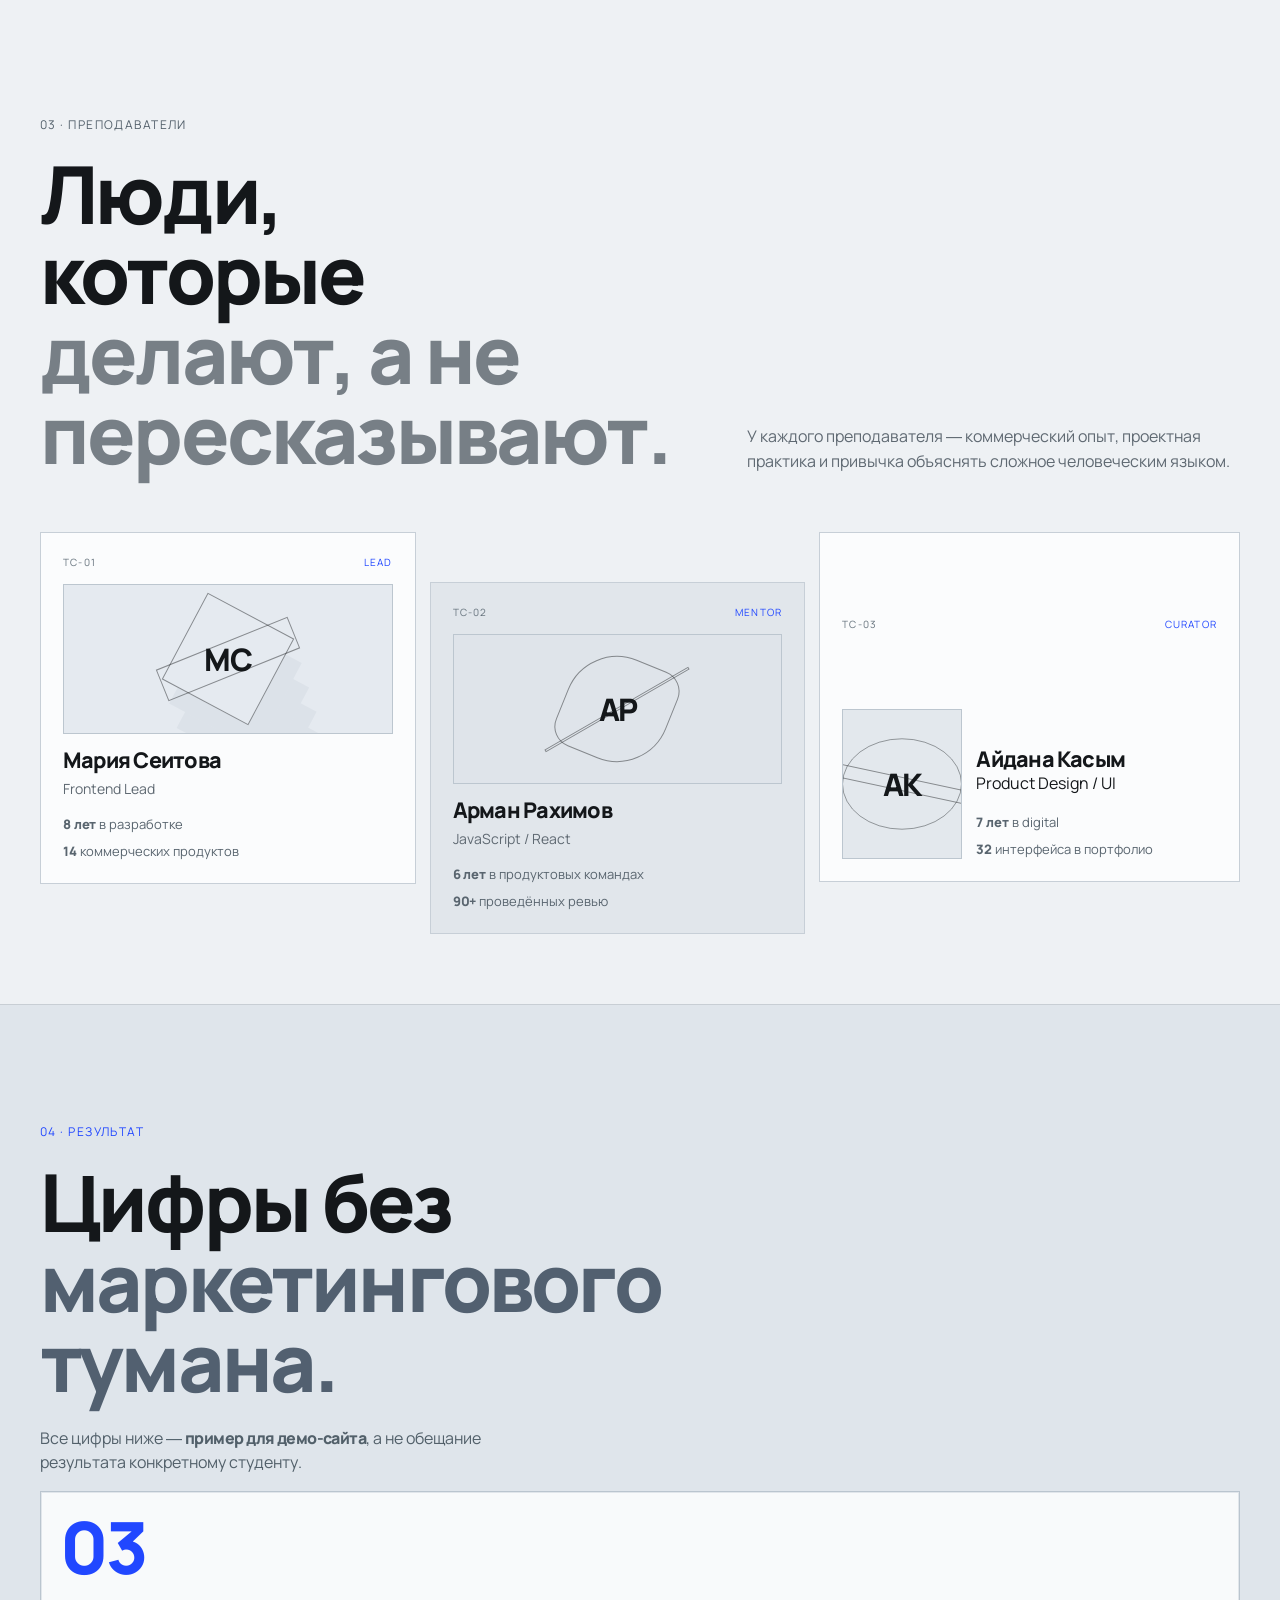
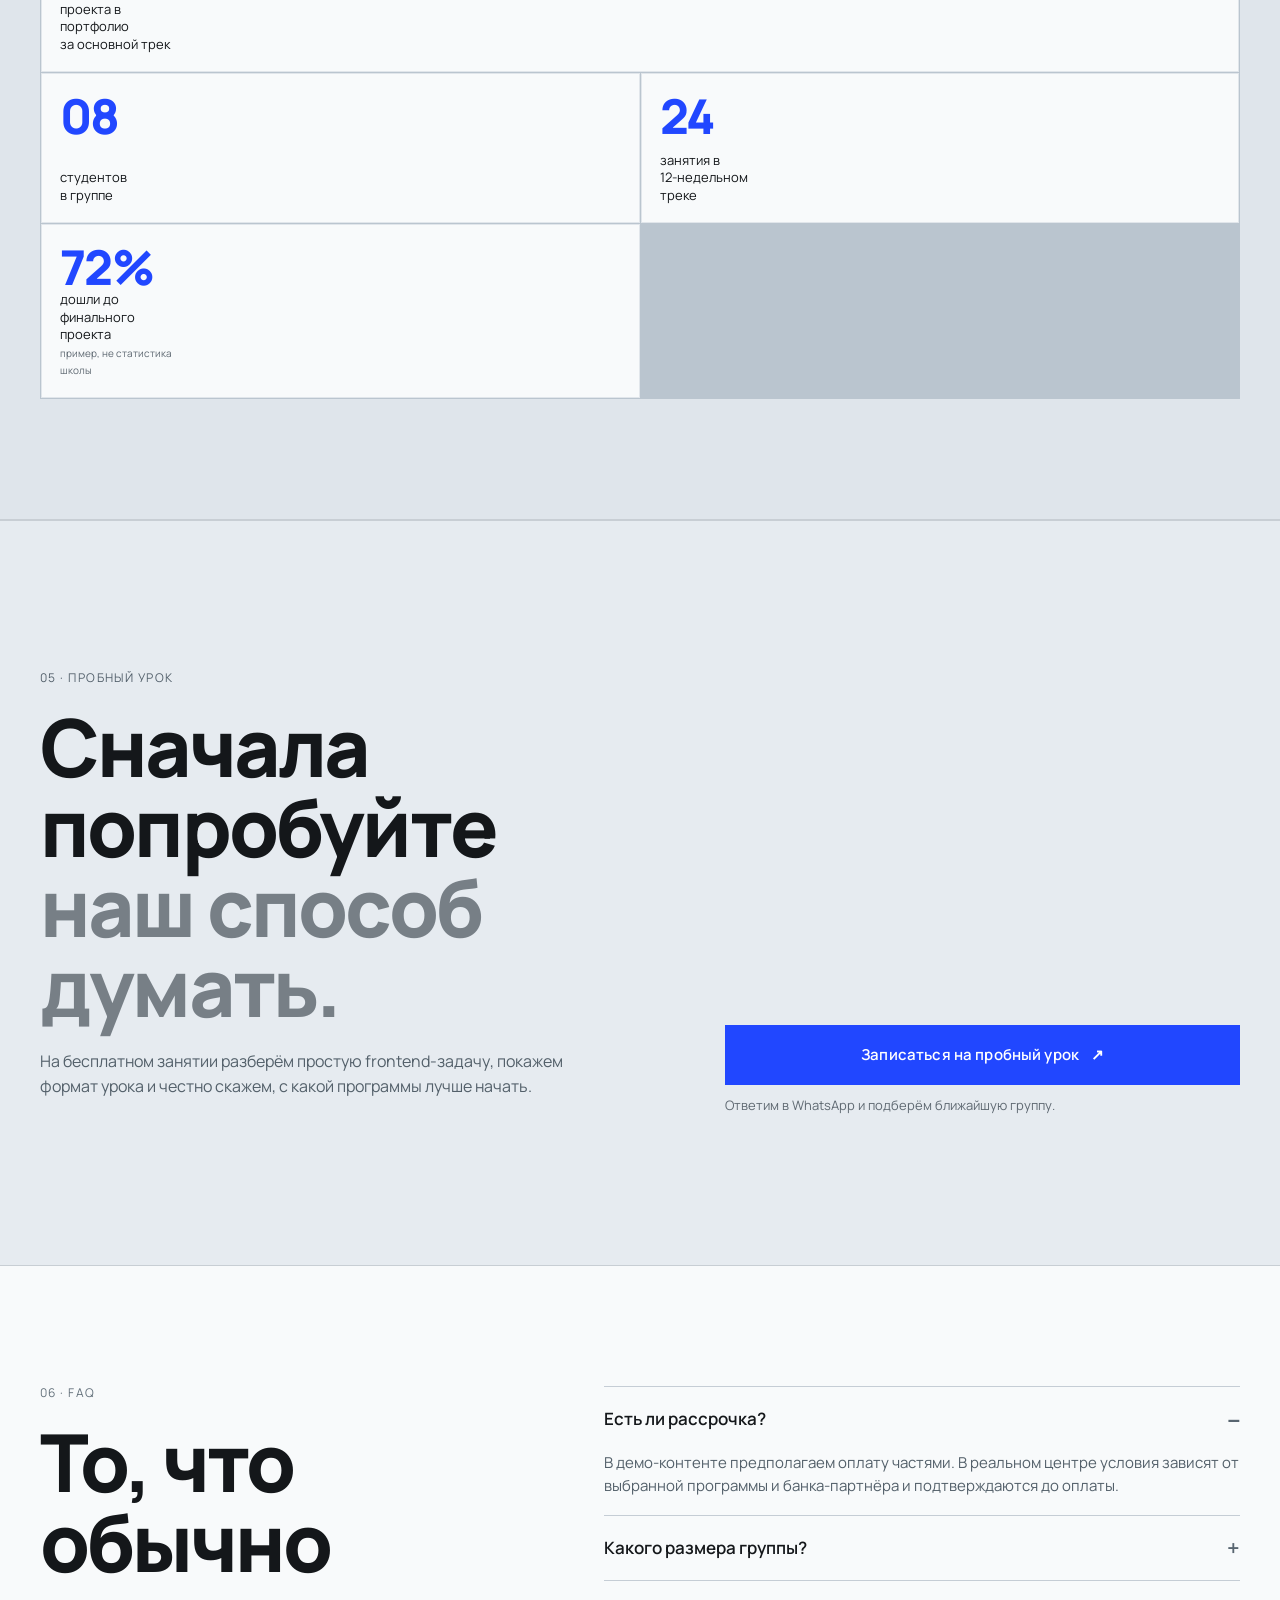
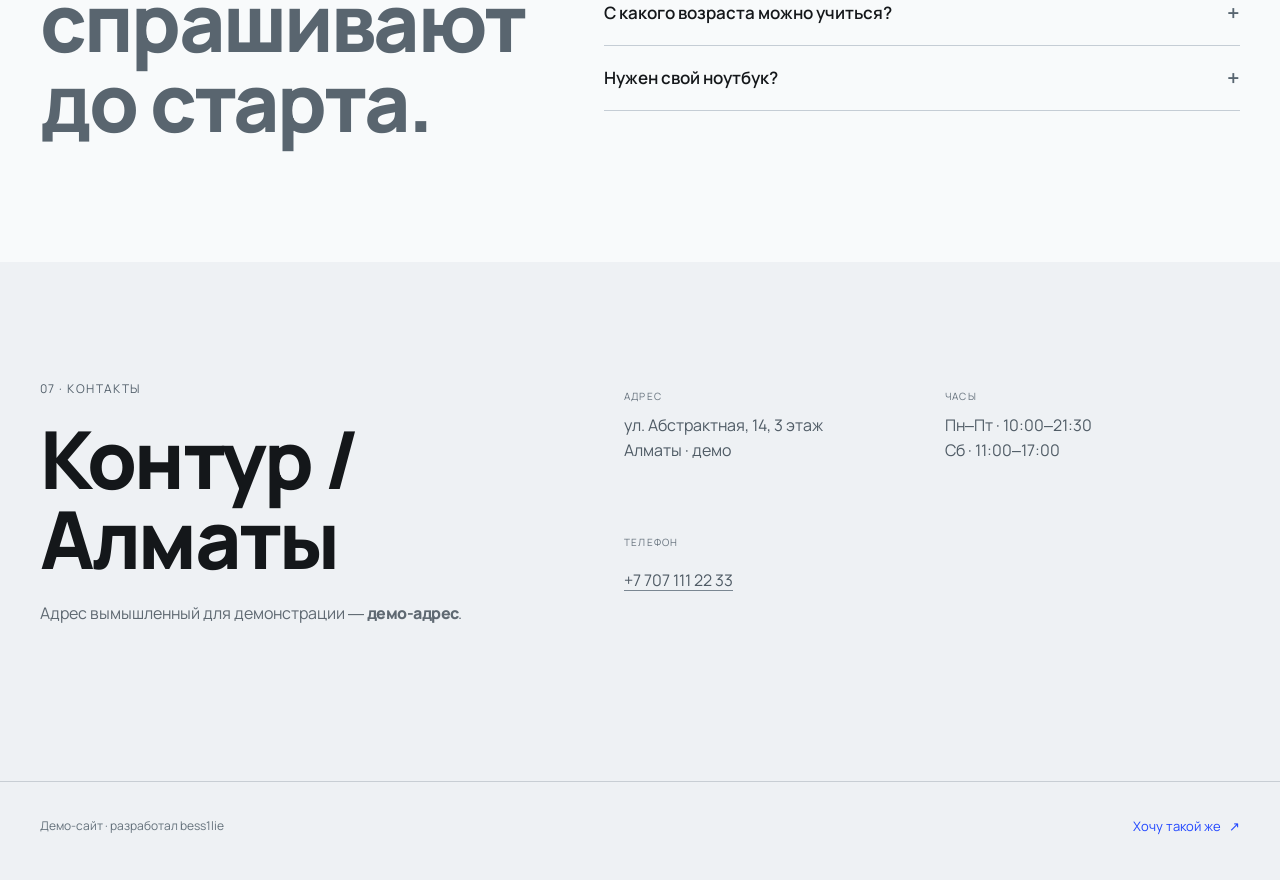
<file: edu-demo/index.html>
<!doctype html>
<html lang="ru">
<head>
  <meta charset="utf-8">
  <meta name="viewport" content="width=device-width, initial-scale=1, viewport-fit=cover">
  <meta name="robots" content="noindex,nofollow">
  <meta name="description" content="Контур — учебный центр по frontend-разработке в Алматы. Практика, проекты и пробный урок без оплаты.">
  <meta property="og:title" content="Контур — frontend с практикой">
  <meta property="og:description" content="За 12 недель соберите три проекта и разложите frontend по полкам. Бесплатный пробный урок.">
  <title>Контур — frontend с практикой</title>
  <link rel="icon" href="assets/favicon.svg" type="image/svg+xml">
  <link rel="stylesheet" href="css/style.css">
</head>
<body>
  <header class="site-header">
    <div class="container header-inner">
      <a class="brand" href="#top" aria-label="Контур — на главную">
        <span class="brand-mark" aria-hidden="true">/</span>
        <span>КОНТУР</span>
      </a>
      <nav class="desktop-nav" aria-label="Основная навигация">
        <a href="#programs">Программы</a>
        <a href="#process">Как учимся</a>
        <a href="#teachers">Преподаватели</a>
        <a href="#faq">FAQ</a>
      </nav>
      <div class="header-action">
        <a class="text-link" data-wa href="https://wa.me/77071112233?text=%D0%97%D0%B4%D1%80%D0%B0%D0%B2%D1%81%D1%82%D0%B2%D1%83%D0%B9%D1%82%D0%B5%21%20%D0%A5%D0%BE%D1%87%D1%83%20%D0%B7%D0%B0%D0%BF%D0%B8%D1%81%D0%B0%D1%82%D1%8C%D1%81%D1%8F%20%D0%BD%D0%B0%20%D0%BF%D1%80%D0%BE%D0%B1%D0%BD%D1%8B%D0%B9%20%D1%83%D1%80%D0%BE%D0%BA." target="_blank" rel="noopener">Пробный урок</a>
        <button class="menu-toggle" type="button" aria-expanded="false" aria-controls="mobile-menu" aria-label="Открыть меню">
          <span></span><span></span>
        </button>
      </div>
    </div>
    <div class="mobile-menu" id="mobile-menu" hidden>
      <nav aria-label="Навигация в мобильном меню">
        <a href="#programs">Программы <span>01</span></a>
        <a href="#process">Как учимся <span>02</span></a>
        <a href="#teachers">Преподаватели <span>03</span></a>
        <a href="#faq">FAQ <span>04</span></a>
        <a href="#contacts">Контакты <span>05</span></a>
      </nav>
    </div>
  </header>

  <main id="top">
    <section class="hero section" aria-labelledby="hero-title">
      <div class="container hero-grid">
        <div class="hero-copy">
          <p class="eyebrow"><span>ALMATY · FRONTEND</span><span>НА ПРАКТИКЕ</span></p>
          <h1 id="hero-title">Код, который <em>доведён</em> до результата.</h1>
          <p class="hero-lead">За 12 недель вы соберёте три проекта, пройдёте путь от HTML до React и поймёте, как превращать задачу в рабочий интерфейс.</p>
          <div class="hero-actions">
            <a class="button button-accent" data-wa href="https://wa.me/77071112233?text=%D0%97%D0%B4%D1%80%D0%B0%D0%B2%D1%81%D1%82%D0%B2%D1%83%D0%B9%D1%82%D0%B5%21%20%D0%A5%D0%BE%D1%87%D1%83%20%D0%B7%D0%B0%D0%BF%D0%B8%D1%81%D0%B0%D1%82%D1%8C%D1%81%D1%8F%20%D0%BD%D0%B0%20%D0%BF%D1%80%D0%BE%D0%B1%D0%BD%D1%8B%D0%B9%20%D1%83%D1%80%D0%BE%D0%BA." target="_blank" rel="noopener">Записаться на пробный урок <span>↗</span></a>
            <a class="button button-ghost" href="#programs">Посмотреть программу</a>
          </div>
          <p class="micro-note">Первый урок — бесплатно · группа до 8 человек</p>
        </div>
        <div class="hero-visual" aria-label="Схема учебного маршрута" role="img">
          <div class="visual-topline"><span>01 / 04</span><span>SKILL ROUTE</span></div>
          <div class="route-line" aria-hidden="true">
            <span class="node active">01</span><span class="dash"></span><span class="node">02</span><span class="dash"></span><span class="node">03</span><span class="dash"></span><span class="node">04</span>
          </div>
          <div class="route-copy">
            <p class="route-kicker">Сначала — структура</p>
            <p class="route-title">HTML → CSS → JavaScript → React</p>
            <p class="route-text">Не набор роликов. Один проект проходит через весь путь, поэтому новый навык сразу получает работу.</p>
          </div>
          <svg class="hero-drawing" viewBox="0 0 460 250" aria-hidden="true">
            <path d="M18 208H445" />
            <path d="M18 171H320" />
            <path d="M18 134H392" />
            <path d="M18 97H257" />
            <path d="M18 60H345" />
            <path class="accent-line" d="M60 235L148 148L220 184L306 88L421 34" />
            <circle cx="60" cy="235" r="6" />
            <circle cx="148" cy="148" r="6" />
            <circle cx="220" cy="184" r="6" />
            <circle cx="306" cy="88" r="6" />
            <circle cx="421" cy="34" r="6" />
          </svg>
          <div class="visual-foot"><span>PROJECT 03</span><span>PORTFOLIO READY</span></div>
        </div>
      </div>
    </section>

    <section class="programs section" id="programs" aria-labelledby="programs-title">
      <div class="container">
        <div class="section-intro split-head">
          <div><p class="eyebrow">01 · ПРОГРАММЫ</p><h2 id="programs-title">Одна траектория.<br><span>Разный темп.</span></h2></div>
          <p>Выберите темп, но не меняйте принцип: теория сразу превращается в задачу, задача — в код, код — в проект.</p>
        </div>

        <div class="program-list">
          <article class="program-card program-featured">
            <div class="program-index">A / START</div>
            <div class="program-main">
              <h3>Frontend с нуля</h3>
              <p class="program-desc">Для тех, кто начинает без опыта и хочет системно пройти базу до первого уверенного проекта.</p>
              <div class="program-meta">
                <span>12 недель</span><span>Офлайн + online</span><span>8 человек</span>
              </div>
            </div>
            <div class="program-side">
              <div><small>СТОИМОСТЬ</small><strong>267 000 ₸</strong><span>за всю программу</span></div>
              <div><small>РАСПИСАНИЕ</small><strong>Пн / Ср / Пт</strong><span>19:00–21:00</span></div>
            </div>
          </article>

          <article class="program-card">
            <div class="program-index">B / NEXT</div>
            <div class="program-main">
              <h3>Frontend с базой</h3>
              <p class="program-desc">Если HTML и CSS уже знакомы: JavaScript, React, API и проектная практика без повторения основ.</p>
              <div class="program-meta">
                <span>8 недель</span><span>Вечерние группы</span><span>6 человек</span>
              </div>
            </div>
            <div class="program-side">
              <div><small>СТОИМОСТЬ</small><strong>184 000 ₸</strong><span>за всю программу</span></div>
              <div><small>РАСПИСАНИЕ</small><strong>Вт / Чт</strong><span>19:00–21:30</span></div>
            </div>
          </article>

          <article class="program-card program-mentor">
            <div class="program-index">C / 1:1</div>
            <div class="program-main">
              <h3>Персональный трек</h3>
              <p class="program-desc">Для тех, кому нужен быстрый разбор пробелов, ревью проектов и гибкий график с наставником.</p>
              <div class="program-meta"><span>6 недель</span><span>1:1 online</span><span>по записи</span></div>
            </div>
            <div class="program-side">
              <div><small>СТОИМОСТЬ</small><strong>198 000 ₸</strong><span>6 персональных недель</span></div>
              <div><small>ГРАФИК</small><strong>2 встречи / нед.</strong><span>60–90 минут</span></div>
            </div>
          </article>
        </div>
      </div>
    </section>

    <section class="process section" id="process" aria-labelledby="process-title">
      <div class="container process-grid">
        <div class="process-head"><p class="eyebrow">02 · КАК УЧИМСЯ</p><h2 id="process-title">Четыре хода —<br><span>и ни одного «посмотрим потом».</span></h2></div>
        <ol class="process-list">
          <li><span class="step-no">01</span><div><h3>Разбираем задачу</h3><p>Понимаем, что строим, для кого и какой результат должен увидеть пользователь.</p></div></li>
          <li><span class="step-no">02</span><div><h3>Пишем код</h3><p>Небольшой блок теории — сразу практика в редакторе. Преподаватель показывает логику, а не только синтаксис.</p></div></li>
          <li><span class="step-no">03</span><div><h3>Получаем ревью</h3><p>Разбираем решения, ошибки и структуру. Вы учитесь замечать проблемы до того, как их заметит пользователь.</p></div></li>
          <li><span class="step-no">04</span><div><h3>Собираем проект</h3><p>Каждый модуль добавляет часть итогового проекта. К концу программы остаётся не конспект, а работающий результат.</p></div></li>
        </ol>
      </div>
    </section>

    <section class="teachers section" id="teachers" aria-labelledby="teachers-title">
      <div class="container">
        <div class="section-intro split-head"><div><p class="eyebrow">03 · ПРЕПОДАВАТЕЛИ</p><h2 id="teachers-title">Люди, которые<br><span>делают, а не пересказывают.</span></h2></div><p>У каждого преподавателя — коммерческий опыт, проектная практика и привычка объяснять сложное человеческим языком.</p></div>
        <div class="teacher-grid">
          <article class="teacher-card">
            <div class="teacher-top"><span class="teacher-code">TC-01</span><span class="teacher-status">LEAD</span></div>
            <div class="portrait portrait-one" aria-hidden="true"><span>МС</span></div>
            <h3>Мария Сеитова</h3><p>Frontend Lead</p>
            <div class="teacher-stats"><span><strong>8 лет</strong> в разработке</span><span><strong>14</strong> коммерческих продуктов</span></div>
          </article>
          <article class="teacher-card teacher-offset">
            <div class="teacher-top"><span class="teacher-code">TC-02</span><span class="teacher-status">MENTOR</span></div>
            <div class="portrait portrait-two" aria-hidden="true"><span>АР</span></div>
            <h3>Арман Рахимов</h3><p>JavaScript / React</p>
            <div class="teacher-stats"><span><strong>6 лет</strong> в продуктовых командах</span><span><strong>90+</strong> проведённых ревью</span></div>
          </article>
          <article class="teacher-card teacher-wide">
            <div class="teacher-top"><span class="teacher-code">TC-03</span><span class="teacher-status">CURATOR</span></div>
            <div class="portrait portrait-three" aria-hidden="true"><span>АК</span></div>
            <div><h3>Айдана Касым</h3><p>Product Design / UI</p><div class="teacher-stats"><span><strong>7 лет</strong> в digital</span><span><strong>32</strong> интерфейса в портфолио</span></div></div>
          </article>
        </div>
      </div>
    </section>

    <section class="results section" aria-labelledby="results-title">
      <div class="container results-grid">
        <div class="results-head"><p class="eyebrow">04 · РЕЗУЛЬТАТ</p><h2 id="results-title">Цифры без<br><span>маркетингового тумана.</span></h2><p class="example-note">Все цифры ниже — <strong>пример для демо-сайта</strong>, а не обещание результата конкретному студенту.</p></div>
        <div class="metrics">
          <div class="metric metric-large"><strong>03</strong><span>проекта в портфолио<br>за основной трек</span></div>
          <div class="metric"><strong>08</strong><span>студентов<br>в группе</span></div>
          <div class="metric"><strong>24</strong><span>занятия в<br>12-недельном треке</span></div>
          <div class="metric"><strong>72%</strong><span>дошли до финального проекта<br><small>пример, не статистика школы</small></span></div>
        </div>
      </div>
    </section>

    <section class="trial section" aria-labelledby="trial-title">
      <div class="container trial-inner">
        <div class="trial-copy"><p class="eyebrow">05 · ПРОБНЫЙ УРОК</p><h2 id="trial-title">Сначала попробуйте<br><span>наш способ думать.</span></h2><p>На бесплатном занятии разберём простую frontend-задачу, покажем формат урока и честно скажем, с какой программы лучше начать.</p></div>
        <div class="trial-cta"><a class="button button-accent button-large" data-wa href="https://wa.me/77071112233?text=%D0%97%D0%B4%D1%80%D0%B0%D0%B2%D1%81%D1%82%D0%B2%D1%83%D0%B9%D1%82%D0%B5%21%20%D0%A5%D0%BE%D1%87%D1%83%20%D0%B7%D0%B0%D0%BF%D0%B8%D1%81%D0%B0%D1%82%D1%8C%D1%81%D1%8F%20%D0%BD%D0%B0%20%D0%BF%D1%80%D0%BE%D0%B1%D0%BD%D1%8B%D0%B9%20%D1%83%D1%80%D0%BE%D0%BA." target="_blank" rel="noopener">Записаться на пробный урок <span>↗</span></a><p>Ответим в WhatsApp и подберём ближайшую группу.</p></div>
      </div>
    </section>

    <section class="faq section" id="faq" aria-labelledby="faq-title">
      <div class="container faq-grid">
        <div><p class="eyebrow">06 · FAQ</p><h2 id="faq-title">То, что обычно<br><span>спрашивают до старта.</span></h2></div>
        <div class="faq-list">
          <details open><summary>Есть ли рассрочка?</summary><p>В демо-контенте предполагаем оплату частями. В реальном центре условия зависят от выбранной программы и банка-партнёра и подтверждаются до оплаты.</p></details>
          <details><summary>Какого размера группы?</summary><p>Основная группа — до 8 человек. Это позволяет преподавателю успевать разбирать вопросы и давать короткое персональное ревью.</p></details>
          <details><summary>С какого возраста можно учиться?</summary><p>Основной формат рассчитан на взрослых и старших школьников от 16 лет. Для учеников младше 18 лет формат участия лучше обсудить заранее.</p></details>
          <details><summary>Нужен свой ноутбук?</summary><p>Да. Подойдёт любой современный ноутбук, на котором можно установить редактор кода и браузер. На пробном уроке подскажем минимальные требования.</p></details>
        </div>
      </div>
    </section>

    <section class="contacts section" id="contacts" aria-labelledby="contacts-title">
      <div class="container contacts-inner">
        <div><p class="eyebrow">07 · КОНТАКТЫ</p><h2 id="contacts-title">Контур / Алматы</h2><p class="contact-note">Адрес вымышленный для демонстрации — <strong>демо-адрес</strong>.</p></div>
        <div class="contact-details">
          <div><small>АДРЕС</small><p>ул. Абстрактная, 14, 3 этаж<br>Алматы · демо</p></div>
          <div><small>ЧАСЫ</small><p>Пн–Пт · 10:00–21:30<br>Сб · 11:00–17:00</p></div>
          <div><small>ТЕЛЕФОН</small><p><a href="tel:+77071112233">+7 707 111 22 33</a></p></div>
        </div>
      </div>
    </section>
  </main>

  <footer class="site-footer">
    <div class="container footer-inner">
      <p>Демо-сайт · разработал bess1lie</p>
      <a class="footer-link" data-wa href="https://wa.me/77071112233?text=%D0%97%D0%B4%D1%80%D0%B0%D0%B2%D1%81%D1%82%D0%B2%D1%83%D0%B9%D1%82%D0%B5%21%20%D0%A5%D0%BE%D1%87%D1%83%20%D0%B7%D0%B0%D1%BA%D0%B0%D0%B7%D0%B0%D1%82%D1%8C%20%D0%BF%D0%BE%D0%B4%D0%BE%D0%B1%D0%BD%D1%8B%D0%B9%20%D1%81%D0%B0%D0%B9%D1%82." target="_blank" rel="noopener">Хочу такой же <span>↗</span></a>
    </div>
  </footer>

  <div class="mobile-bottom-bar" aria-label="Быстрые контакты">
    <a class="bottom-call" href="tel:+77071112233">Позвонить</a>
    <a class="bottom-wa" data-wa href="https://wa.me/77071112233?text=%D0%97%D0%B4%D1%80%D0%B0%D0%B2%D1%81%D1%82%D0%B2%D1%83%D0%B9%D1%82%D0%B5%21%20%D0%A5%D0%BE%D1%87%D1%83%20%D0%B7%D0%B0%D0%BF%D0%B8%D1%81%D0%B0%D1%82%D1%8C%D1%81%D1%8F%20%D0%BD%D0%B0%20%D0%BF%D1%80%D0%BE%D0%B1%D0%BD%D1%8B%D0%B9%20%D1%83%D1%80%D0%BE%D0%BA." target="_blank" rel="noopener">WhatsApp</a>
  </div>

  <script src="js/main.js" defer></script>
</body>
</html>
</file>
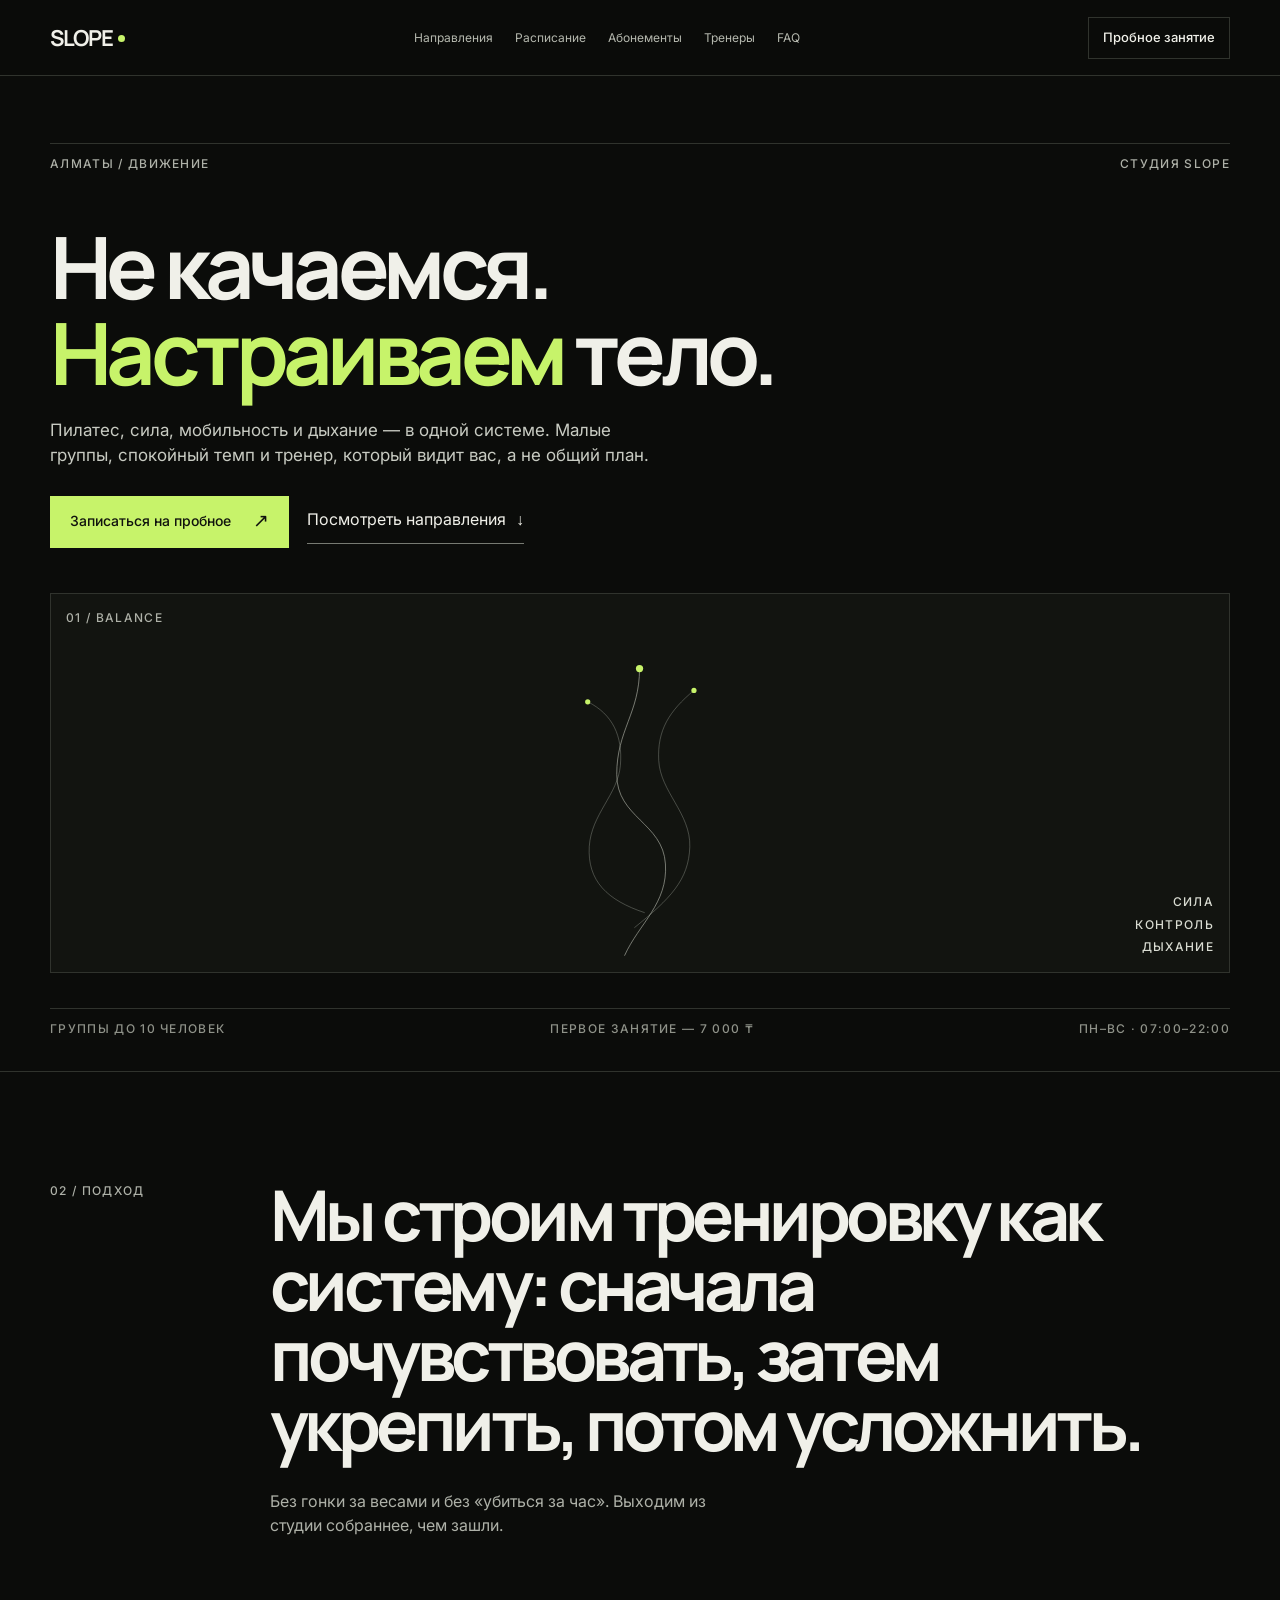
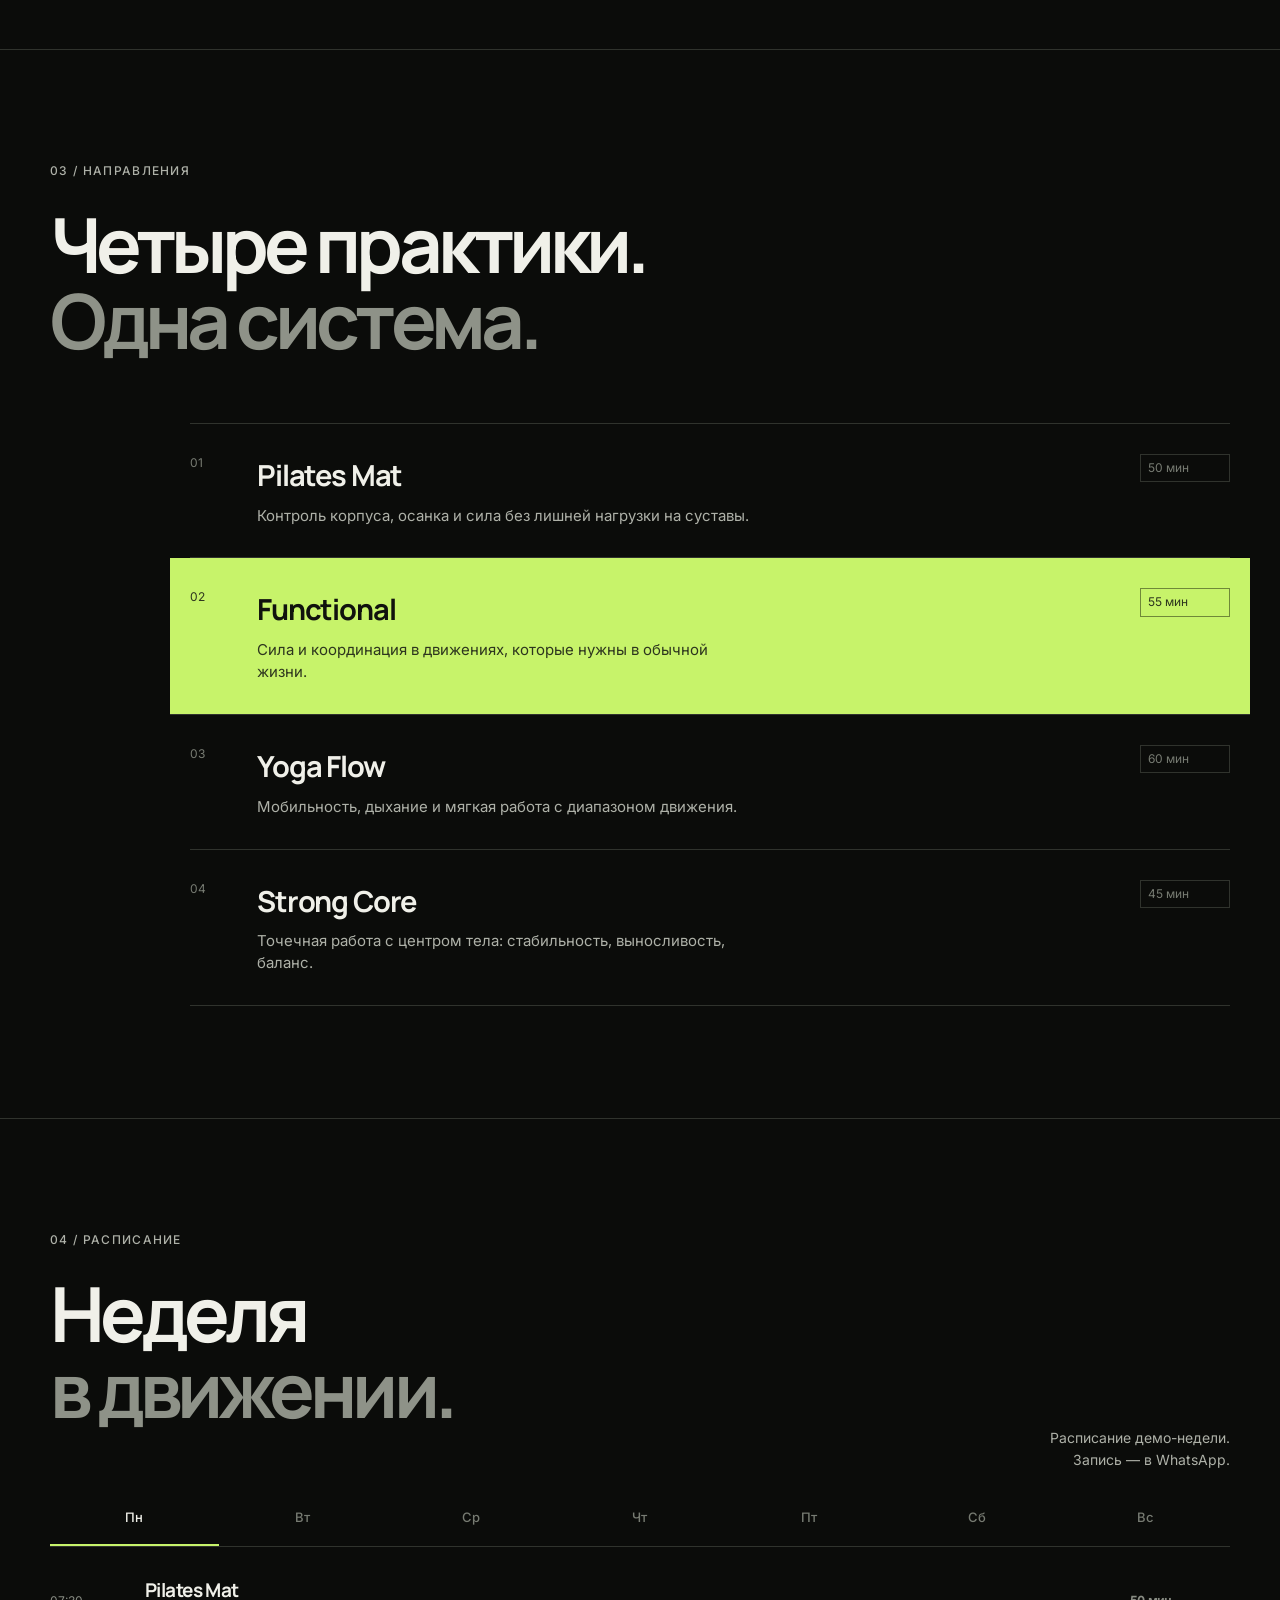
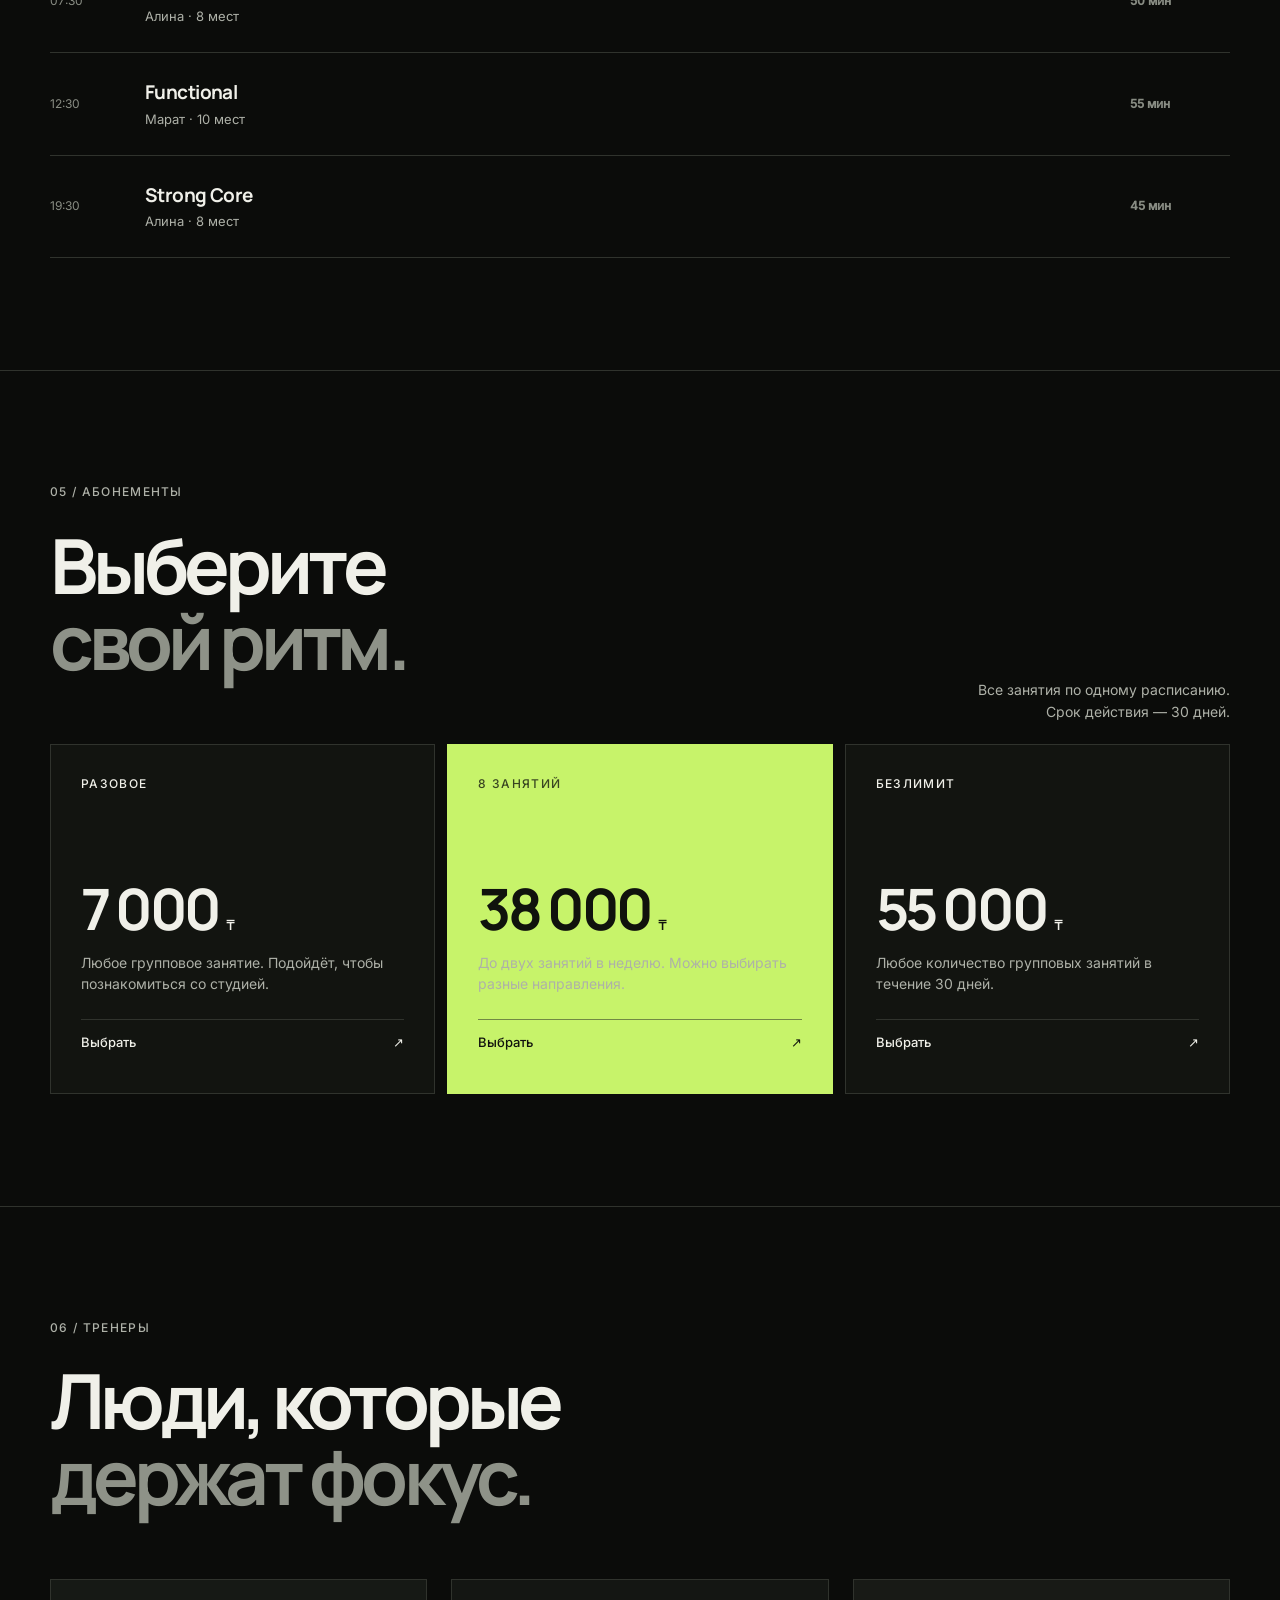
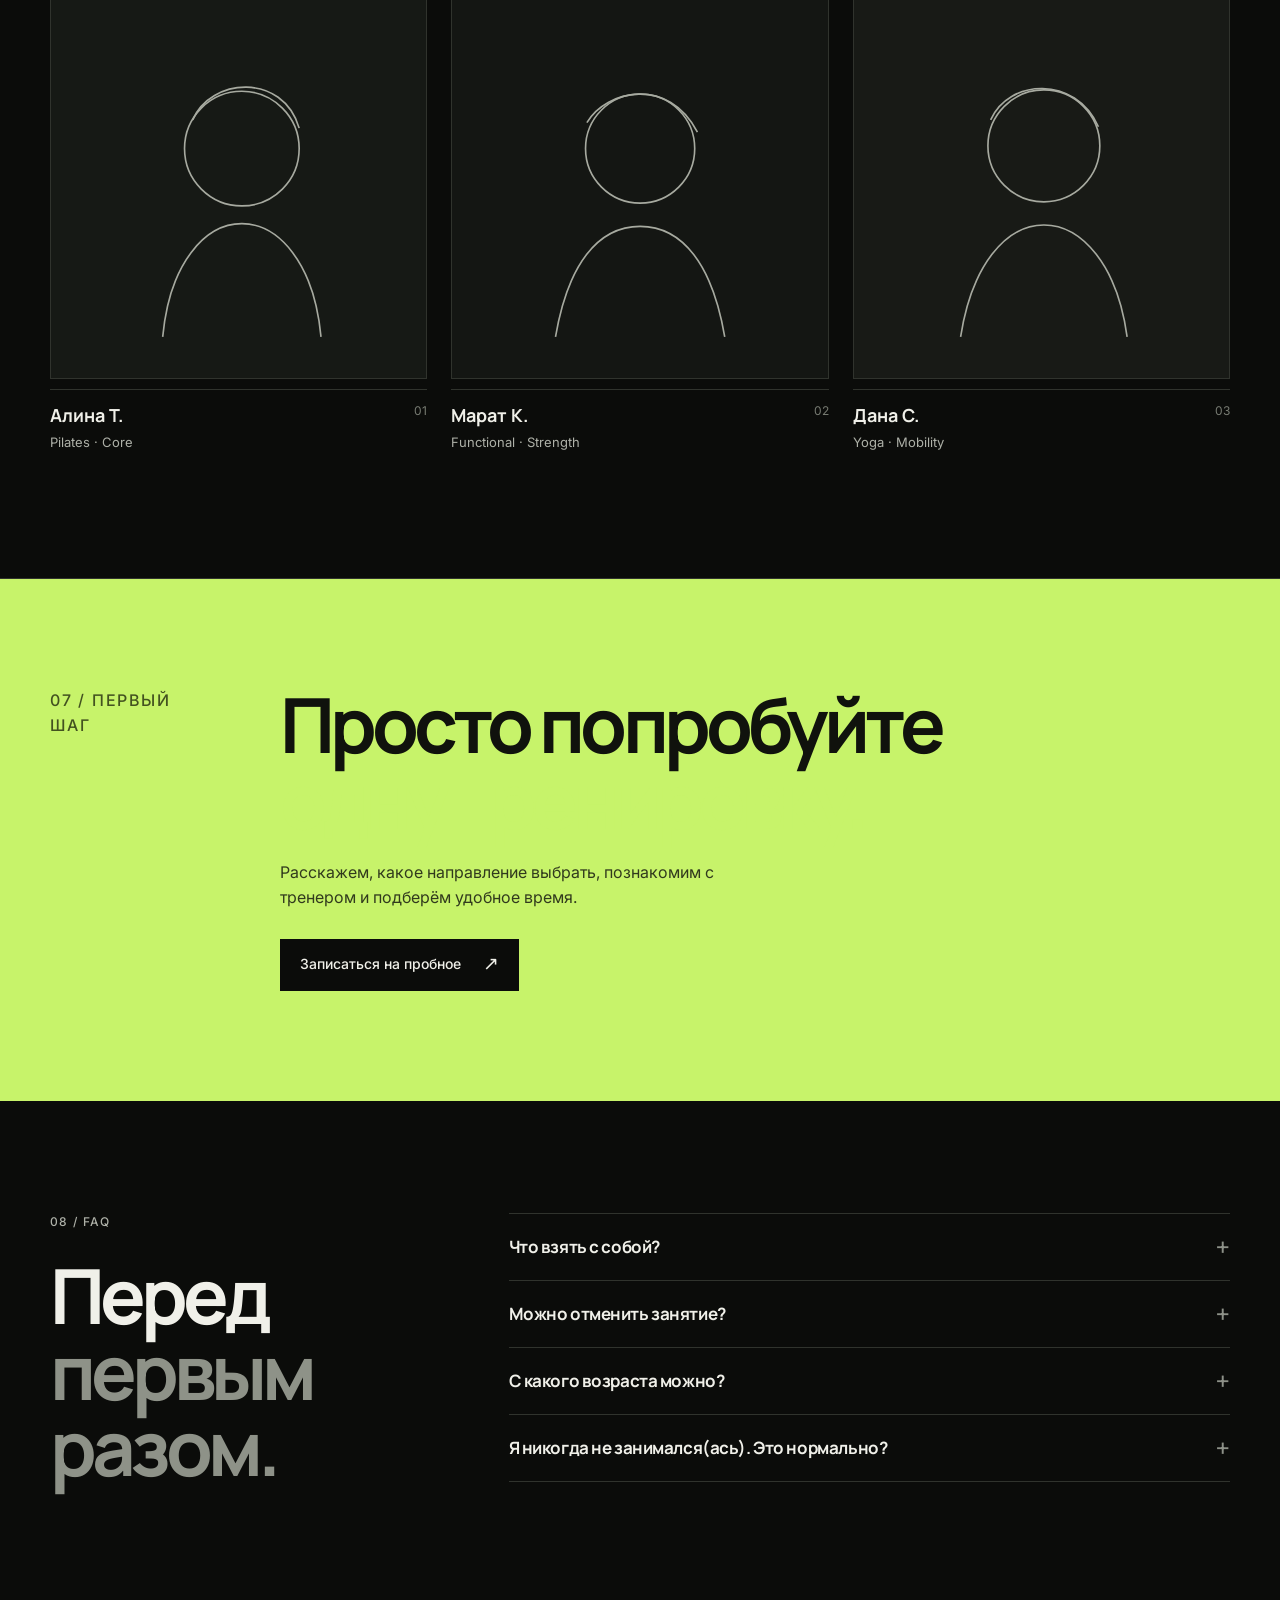
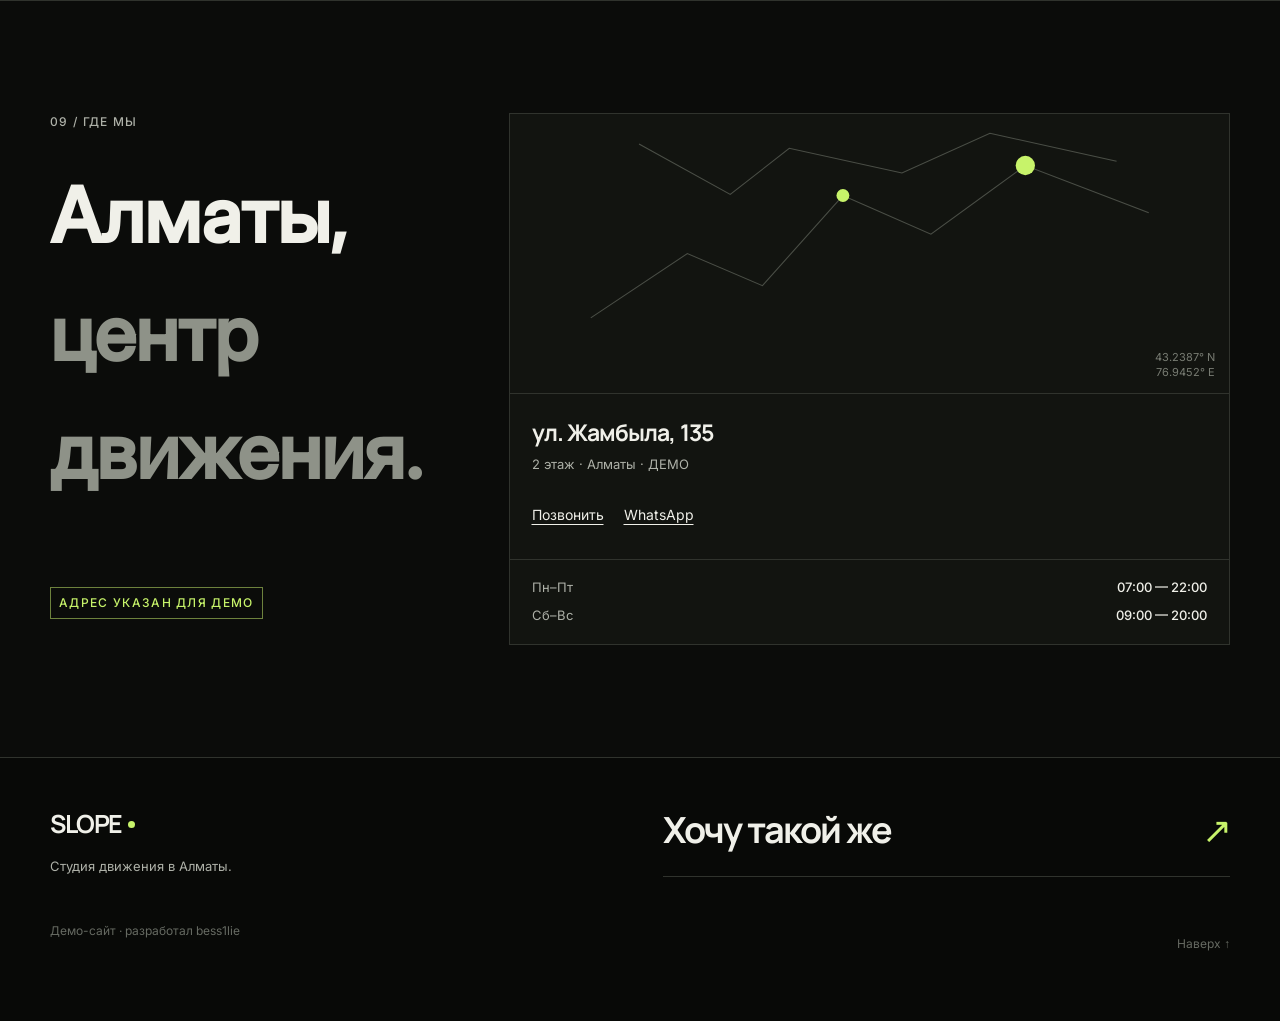
<file: fit-demo/index.html>
<!doctype html>
<html lang="ru">
<head>
  <meta charset="utf-8">
  <meta name="viewport" content="width=device-width, initial-scale=1, viewport-fit=cover">
  <meta name="theme-color" content="#0b0c0a">
  <meta name="robots" content="noindex,nofollow">
  <meta name="description" content="SLOPE — студия движения в Алматы: пилатес, функциональные тренировки, йога и малые группы. Пробное занятие — по записи.">
  <meta property="og:title" content="SLOPE — студия движения в Алматы">
  <meta property="og:description" content="Система тренировок для сильного и подвижного тела. Пилатес, функциональные тренировки, йога и группы до 10 человек.">
  <title>SLOPE — студия движения в Алматы</title>
  <link rel="icon" type="image/svg+xml" href="assets/favicon.svg">
  <link rel="stylesheet" href="css/style.css">
</head>
<body>
  <a class="skip-link" href="#main">К содержанию</a>
  <header class="site-header" id="site-header">
    <div class="shell header-inner">
      <a class="brand" href="#top" aria-label="SLOPE — на главную"><span>SLOPE</span><i aria-hidden="true"></i></a>
      <nav class="desktop-nav" aria-label="Основная навигация">
        <a href="#directions">Направления</a><a href="#schedule">Расписание</a><a href="#prices">Абонементы</a><a href="#team">Тренеры</a><a href="#faq">FAQ</a>
      </nav>
      <a class="header-cta" href="https://wa.me/77071112233?text=%D0%97%D0%B4%D1%80%D0%B0%D0%B2%D1%81%D1%82%D0%B2%D1%83%D0%B9%D1%82%D0%B5%21%20%D0%A5%D0%BE%D1%87%D1%83%20%D0%B7%D0%B0%D0%BF%D0%B8%D1%81%D0%B0%D1%82%D1%8C%D1%81%D1%8F.">Пробное занятие</a>
      <button class="menu-toggle" type="button" aria-expanded="false" aria-controls="mobile-menu" aria-label="Открыть меню"><span></span><span></span></button>
    </div>
    <div class="mobile-menu" id="mobile-menu" hidden>
      <nav aria-label="Мобильная навигация">
        <a href="#directions">Направления</a><a href="#schedule">Расписание</a><a href="#prices">Абонементы</a><a href="#team">Тренеры</a><a href="#faq">FAQ</a><a class="mobile-menu-cta" href="https://wa.me/77071112233?text=%D0%97%D0%B4%D1%80%D0%B0%D0%B2%D1%81%D1%82%D0%B2%D1%83%D0%B9%D1%82%D0%B5%21%20%D0%A5%D0%BE%D1%87%D1%83%20%D0%B7%D0%B0%D0%BF%D0%B8%D1%81%D0%B0%D1%82%D1%8C%D1%81%D1%8F.">Записаться на пробное</a>
      </nav>
    </div>
  </header>

  <main id="main">
    <section class="hero" id="top" aria-labelledby="hero-title">
      <div class="shell hero-grid">
        <div class="hero-copy">
          <p class="eyebrow"><span>Алматы / движение</span><span>Студия SLOPE</span></p>
          <h1 id="hero-title">Не качаемся.<br><em>Настраиваем</em> тело.</h1>
          <p class="hero-lead">Пилатес, сила, мобильность и дыхание — в одной системе. Малые группы, спокойный темп и тренер, который видит вас, а не общий план.</p>
          <div class="hero-actions">
            <a class="button button-primary" href="https://wa.me/77071112233?text=%D0%97%D0%B4%D1%80%D0%B0%D0%B2%D1%81%D1%82%D0%B2%D1%83%D0%B9%D1%82%D0%B5%21%20%D0%A5%D0%BE%D1%87%D1%83%20%D0%B7%D0%B0%D0%BF%D0%B8%D1%81%D0%B0%D1%82%D1%8C%D1%81%D1%8F.">Записаться на пробное <span aria-hidden="true">↗</span></a>
            <a class="text-link" href="#directions">Посмотреть направления <span aria-hidden="true">↓</span></a>
          </div>
        </div>
        <div class="hero-art" aria-hidden="true">
          <div class="art-label">01 / BALANCE</div>
          <svg viewBox="0 0 500 620" role="img" focusable="false">
            <path class="line line-a" d="M250 34 C250 120 206 153 206 238 C206 322 295 331 300 411 C305 487 249 526 221 588"/>
            <path class="line line-b" d="M150 98 C198 122 218 164 213 221 C208 277 157 315 153 377 C149 444 188 481 260 505"/>
            <path class="line line-c" d="M355 76 C307 116 284 153 287 211 C290 272 349 313 347 378 C345 442 309 478 240 534"/>
            <circle cx="250" cy="34" r="7"/><circle cx="150" cy="98" r="5"/><circle cx="355" cy="76" r="5"/>
          </svg>
          <div class="art-note"><span>Сила</span><span>Контроль</span><span>Дыхание</span></div>
        </div>
      </div>
      <div class="shell hero-meta"><span>Группы до 10 человек</span><span>Первое занятие — 7 000 ₸</span><span>Пн–Вс · 07:00–22:00</span></div>
    </section>

    <section class="manifesto" aria-label="Философия студии">
      <div class="shell manifesto-grid"><p class="section-index">02 / ПОДХОД</p><div><p class="manifesto-text">Мы строим тренировку как <strong>систему:</strong> сначала почувствовать, затем укрепить, потом усложнить.</p><p class="manifesto-small">Без гонки за весами и без «убиться за час». Выходим из студии собраннее, чем зашли.</p></div></div>
    </section>

    <section class="section directions" id="directions" aria-labelledby="directions-title">
      <div class="shell">
        <div class="section-head"><p class="section-index">03 / НАПРАВЛЕНИЯ</p><h2 id="directions-title">Четыре практики.<br><span>Одна система.</span></h2></div>
        <div class="direction-list">
          <article class="direction-item"><div class="direction-num">01</div><div><h3>Pilates Mat</h3><p>Контроль корпуса, осанка и сила без лишней нагрузки на суставы.</p></div><span class="direction-tag">50 мин</span></article>
          <article class="direction-item featured"><div class="direction-num">02</div><div><h3>Functional</h3><p>Сила и координация в движениях, которые нужны в обычной жизни.</p></div><span class="direction-tag">55 мин</span></article>
          <article class="direction-item"><div class="direction-num">03</div><div><h3>Yoga Flow</h3><p>Мобильность, дыхание и мягкая работа с диапазоном движения.</p></div><span class="direction-tag">60 мин</span></article>
          <article class="direction-item"><div class="direction-num">04</div><div><h3>Strong Core</h3><p>Точечная работа с центром тела: стабильность, выносливость, баланс.</p></div><span class="direction-tag">45 мин</span></article>
        </div>
      </div>
    </section>

    <section class="section schedule" id="schedule" aria-labelledby="schedule-title">
      <div class="shell">
        <div class="section-head split"><div><p class="section-index">04 / РАСПИСАНИЕ</p><h2 id="schedule-title">Неделя<br><span>в движении.</span></h2></div><p class="section-aside">Расписание демо-недели.<br>Запись — в WhatsApp.</p></div>
        <div class="day-tabs" role="tablist" aria-label="Дни недели">
          <button class="day-tab is-active" role="tab" aria-selected="true" aria-controls="day-mon" id="tab-mon" data-day="mon">Пн</button><button class="day-tab" role="tab" aria-selected="false" aria-controls="day-tue" id="tab-tue" data-day="tue">Вт</button><button class="day-tab" role="tab" aria-selected="false" aria-controls="day-wed" id="tab-wed" data-day="wed">Ср</button><button class="day-tab" role="tab" aria-selected="false" aria-controls="day-thu" id="tab-thu" data-day="thu">Чт</button><button class="day-tab" role="tab" aria-selected="false" aria-controls="day-fri" id="tab-fri" data-day="fri">Пт</button><button class="day-tab" role="tab" aria-selected="false" aria-controls="day-sat" id="tab-sat" data-day="sat">Сб</button><button class="day-tab" role="tab" aria-selected="false" aria-controls="day-sun" id="tab-sun" data-day="sun">Вс</button>
        </div>
        <div class="schedule-panels">
          <div class="schedule-panel is-active" id="day-mon" role="tabpanel" aria-labelledby="tab-mon"><div class="class-row"><time>07:30</time><div><strong>Pilates Mat</strong><span>Алина · 8 мест</span></div><b>50 мин</b></div><div class="class-row"><time>12:30</time><div><strong>Functional</strong><span>Марат · 10 мест</span></div><b>55 мин</b></div><div class="class-row"><time>19:30</time><div><strong>Strong Core</strong><span>Алина · 8 мест</span></div><b>45 мин</b></div></div>
          <div class="schedule-panel" id="day-tue" role="tabpanel" aria-labelledby="tab-tue" hidden><div class="class-row"><time>08:00</time><div><strong>Yoga Flow</strong><span>Дана · 10 мест</span></div><b>60 мин</b></div><div class="class-row"><time>18:30</time><div><strong>Pilates Mat</strong><span>Алина · 8 мест</span></div><b>50 мин</b></div><div class="class-row"><time>20:00</time><div><strong>Functional</strong><span>Марат · 10 мест</span></div><b>55 мин</b></div></div>
          <div class="schedule-panel" id="day-wed" role="tabpanel" aria-labelledby="tab-wed" hidden><div class="class-row"><time>07:30</time><div><strong>Strong Core</strong><span>Алина · 8 мест</span></div><b>45 мин</b></div><div class="class-row"><time>12:30</time><div><strong>Yoga Flow</strong><span>Дана · 10 мест</span></div><b>60 мин</b></div><div class="class-row"><time>19:30</time><div><strong>Functional</strong><span>Марат · 10 мест</span></div><b>55 мин</b></div></div>
          <div class="schedule-panel" id="day-thu" role="tabpanel" aria-labelledby="tab-thu" hidden><div class="class-row"><time>08:00</time><div><strong>Pilates Mat</strong><span>Алина · 8 мест</span></div><b>50 мин</b></div><div class="class-row"><time>18:30</time><div><strong>Yoga Flow</strong><span>Дана · 10 мест</span></div><b>60 мин</b></div></div>
          <div class="schedule-panel" id="day-fri" role="tabpanel" aria-labelledby="tab-fri" hidden><div class="class-row"><time>07:30</time><div><strong>Functional</strong><span>Марат · 10 мест</span></div><b>55 мин</b></div><div class="class-row"><time>19:30</time><div><strong>Pilates Mat</strong><span>Алина · 8 мест</span></div><b>50 мин</b></div></div>
          <div class="schedule-panel" id="day-sat" role="tabpanel" aria-labelledby="tab-sat" hidden><div class="class-row"><time>10:00</time><div><strong>Yoga Flow</strong><span>Дана · 10 мест</span></div><b>60 мин</b></div><div class="class-row"><time>12:00</time><div><strong>Functional</strong><span>Марат · 10 мест</span></div><b>55 мин</b></div></div>
          <div class="schedule-panel" id="day-sun" role="tabpanel" aria-labelledby="tab-sun" hidden><div class="class-row"><time>11:00</time><div><strong>Pilates Mat</strong><span>Алина · 8 мест</span></div><b>50 мин</b></div><div class="class-row"><time>12:30</time><div><strong>Yoga Flow</strong><span>Дана · 10 мест</span></div><b>60 мин</b></div></div>
        </div>
      </div>
    </section>

    <section class="section prices" id="prices" aria-labelledby="prices-title">
      <div class="shell">
        <div class="section-head split"><div><p class="section-index">05 / АБОНЕМЕНТЫ</p><h2 id="prices-title">Выберите<br><span>свой ритм.</span></h2></div><p class="section-aside">Все занятия по одному расписанию.<br>Срок действия — 30 дней.</p></div>
        <div class="price-grid">
          <article class="price-card"><p class="price-label">Разовое</p><div class="price">7 000 <small>₸</small></div><p>Любое групповое занятие. Подойдёт, чтобы познакомиться со студией.</p><a href="https://wa.me/77071112233?text=%D0%97%D0%B4%D1%80%D0%B0%D0%B2%D1%81%D1%82%D0%B2%D1%83%D0%B9%D1%82%D0%B5%21%20%D0%A5%D0%BE%D1%87%D1%83%20%D0%B7%D0%B0%D0%BF%D0%B8%D1%81%D0%B0%D1%82%D1%8C%D1%81%D1%8F.">Выбрать <span>↗</span></a></article>
          <article class="price-card price-card-accent"><p class="price-label">8 занятий</p><div class="price">38 000 <small>₸</small></div><p>До двух занятий в неделю. Можно выбирать разные направления.</p><a href="https://wa.me/77071112233?text=%D0%97%D0%B4%D1%80%D0%B0%D0%B2%D1%81%D1%82%D0%B2%D1%83%D0%B9%D1%82%D0%B5%21%20%D0%A5%D0%BE%D1%87%D1%83%20%D0%B7%D0%B0%D0%BF%D0%B8%D1%81%D0%B0%D1%82%D1%8C%D1%81%D1%8F.">Выбрать <span>↗</span></a></article>
          <article class="price-card"><p class="price-label">Безлимит</p><div class="price">55 000 <small>₸</small></div><p>Любое количество групповых занятий в течение 30 дней.</p><a href="https://wa.me/77071112233?text=%D0%97%D0%B4%D1%80%D0%B0%D0%B2%D1%81%D1%82%D0%B2%D1%83%D0%B9%D1%82%D0%B5%21%20%D0%A5%D0%BE%D1%87%D1%83%20%D0%B7%D0%B0%D0%BF%D0%B8%D1%81%D0%B0%D1%82%D1%8C%D1%81%D1%8F.">Выбрать <span>↗</span></a></article>
        </div>
      </div>
    </section>

    <section class="section team" id="team" aria-labelledby="team-title">
      <div class="shell">
        <div class="section-head"><p class="section-index">06 / ТРЕНЕРЫ</p><h2 id="team-title">Люди, которые<br><span>держат фокус.</span></h2></div>
        <div class="team-grid">
          <article class="coach"><div class="portrait portrait-a"><svg viewBox="0 0 220 250" aria-hidden="true"><circle cx="112" cy="88" r="42"/><path d="M54 226c5-54 31-83 58-83s53 29 58 83"/><path d="M76 67c13-31 66-35 78 6"/></svg></div><div class="coach-meta"><div><h3>Алина Т.</h3><p>Pilates · Core</p></div><span>01</span></div></article>
          <article class="coach"><div class="portrait portrait-b"><svg viewBox="0 0 220 250" aria-hidden="true"><circle cx="110" cy="88" r="40"/><path d="M48 226c9-53 31-81 62-81s53 28 62 81"/><path d="M71 69c14-24 60-34 81 7"/></svg></div><div class="coach-meta"><div><h3>Марат К.</h3><p>Functional · Strength</p></div><span>02</span></div></article>
          <article class="coach"><div class="portrait portrait-c"><svg viewBox="0 0 220 250" aria-hidden="true"><circle cx="112" cy="86" r="41"/><path d="M51 226c8-52 33-82 61-82s54 30 61 82"/><path d="M73 67c13-30 62-33 79 5"/></svg></div><div class="coach-meta"><div><h3>Дана С.</h3><p>Yoga · Mobility</p></div><span>03</span></div></article>
        </div>
      </div>
    </section>

    <section class="trial" id="trial" aria-labelledby="trial-title"><div class="shell trial-inner"><p class="section-index">07 / ПЕРВЫЙ ШАГ</p><div><h2 id="trial-title">Просто попробуйте<br><em>одну тренировку.</em></h2><p>Расскажем, какое направление выбрать, познакомим с тренером и подберём удобное время.</p><a class="button button-dark" href="https://wa.me/77071112233?text=%D0%97%D0%B4%D1%80%D0%B0%D0%B2%D1%81%D1%82%D0%B2%D1%83%D0%B9%D1%82%D0%B5%21%20%D0%A5%D0%BE%D1%87%D1%83%20%D0%B7%D0%B0%D0%BF%D0%B8%D1%81%D0%B0%D1%82%D1%8C%D1%81%D1%8F.">Записаться на пробное <span aria-hidden="true">↗</span></a></div></div></section>

    <section class="section faq" id="faq" aria-labelledby="faq-title"><div class="shell faq-grid"><div><p class="section-index">08 / FAQ</p><h2 id="faq-title">Перед<br><span>первым разом.</span></h2></div><div class="faq-list">
      <details><summary>Что взять с собой?<span>+</span></summary><p>Удобную спортивную одежду и воду. Коврики и базовый инвентарь уже в студии. Босиком или в носках — на ваш выбор.</p></details>
      <details><summary>Можно отменить занятие?<span>+</span></summary><p>Да, предупредите нас минимум за 4 часа. При более поздней отмене занятие считается использованным — это помогает держать маленькие группы честными для всех.</p></details>
      <details><summary>С какого возраста можно?<span>+</span></summary><p>Группы подходят взрослым с 18 лет. Для подростков возможны отдельные форматы после короткой консультации с тренером.</p></details>
      <details><summary>Я никогда не занимался(ась). Это нормально?<span>+</span></summary><p>Да. На первом занятии тренер объясняет базовые положения и даёт варианты нагрузки. Не нужно быть в форме, чтобы начать.</p></details>
    </div></div></section>

    <section class="location" id="location" aria-labelledby="location-title"><div class="shell location-grid"><div><p class="section-index">09 / ГДЕ МЫ</p><h2 id="location-title">Алматы,<br><span>центр движения.</span></h2><p class="demo-note">Адрес указан для демо</p></div><div class="location-card"><div class="map-art" aria-hidden="true"><svg viewBox="0 0 560 260"><path d="M20 190 L110 130 L180 160 L255 76 L337 112 L425 48 L540 92"/><path d="M65 28 L150 75 L205 32 L310 55 L392 18 L510 44"/><circle cx="425" cy="48" r="9"/><circle cx="255" cy="76" r="6"/></svg><span>43.2387° N<br>76.9452° E</span></div><div class="address"><strong>ул. Жамбыла, 135</strong><span>2 этаж · Алматы · ДЕМО</span><div><a href="tel:+77071112233">Позвонить</a><a href="https://wa.me/77071112233?text=%D0%97%D0%B4%D1%80%D0%B0%D0%B2%D1%81%D1%82%D0%B2%D1%83%D0%B9%D1%82%D0%B5%21%20%D0%A5%D0%BE%D1%87%D1%83%20%D0%B7%D0%B0%D0%BF%D0%B8%D1%81%D0%B0%D1%82%D1%8C%D1%81%D1%8F.">WhatsApp</a></div></div><div class="hours"><span>Пн–Пт</span><b>07:00 — 22:00</b><span>Сб–Вс</span><b>09:00 — 20:00</b></div></div></div></section>
  </main>

  <footer class="site-footer"><div class="shell footer-inner"><div><a class="brand" href="#top"><span>SLOPE</span><i aria-hidden="true"></i></a><p>Студия движения в Алматы.</p></div><a class="footer-contact" href="https://wa.me/77071112233?text=%D0%97%D0%B4%D1%80%D0%B0%D0%B2%D1%81%D1%82%D0%B2%D1%83%D0%B9%D1%82%D0%B5%21%20%D0%A5%D0%BE%D1%87%D1%83%20%D0%B7%D0%B0%D0%BF%D0%B8%D1%81%D0%B0%D1%82%D1%8C%D1%81%D1%8F.">Хочу такой же <span>↗</span></a><div class="footer-bottom"><span>Демо-сайт · разработал bess1lie</span><a href="#top">Наверх ↑</a></div></div></footer>

  <div class="mobile-bar" aria-label="Быстрые контакты"><a href="tel:+77071112233">Позвонить</a><a href="https://wa.me/77071112233?text=%D0%97%D0%B4%D1%80%D0%B0%D0%B2%D1%81%D1%82%D0%B2%D1%83%D0%B9%D1%82%D0%B5%21%20%D0%A5%D0%BE%D1%87%D1%83%20%D0%B7%D0%B0%D0%BF%D0%B8%D1%81%D0%B0%D1%82%D1%8C%D1%81%D1%8F.">WhatsApp</a></div>
  <script src="js/main.js" defer></script>
</body>
</html>
</file>
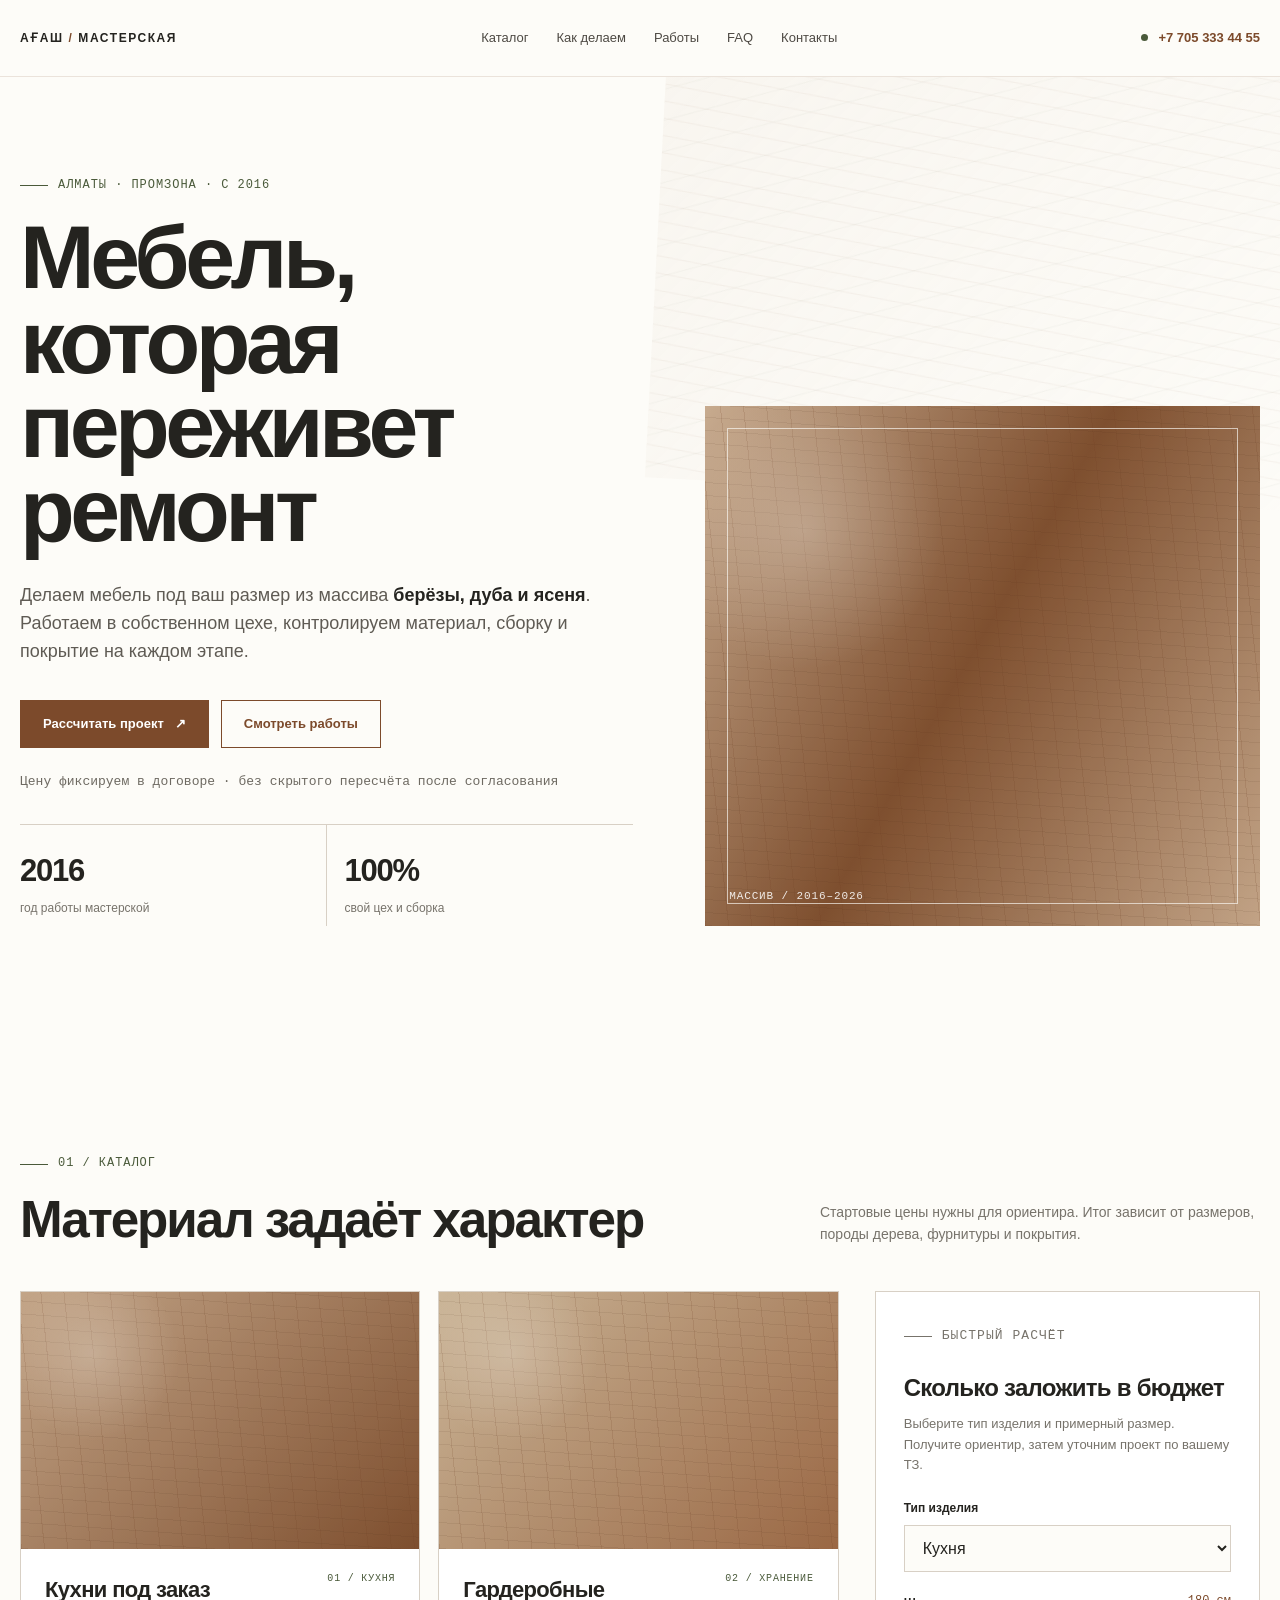
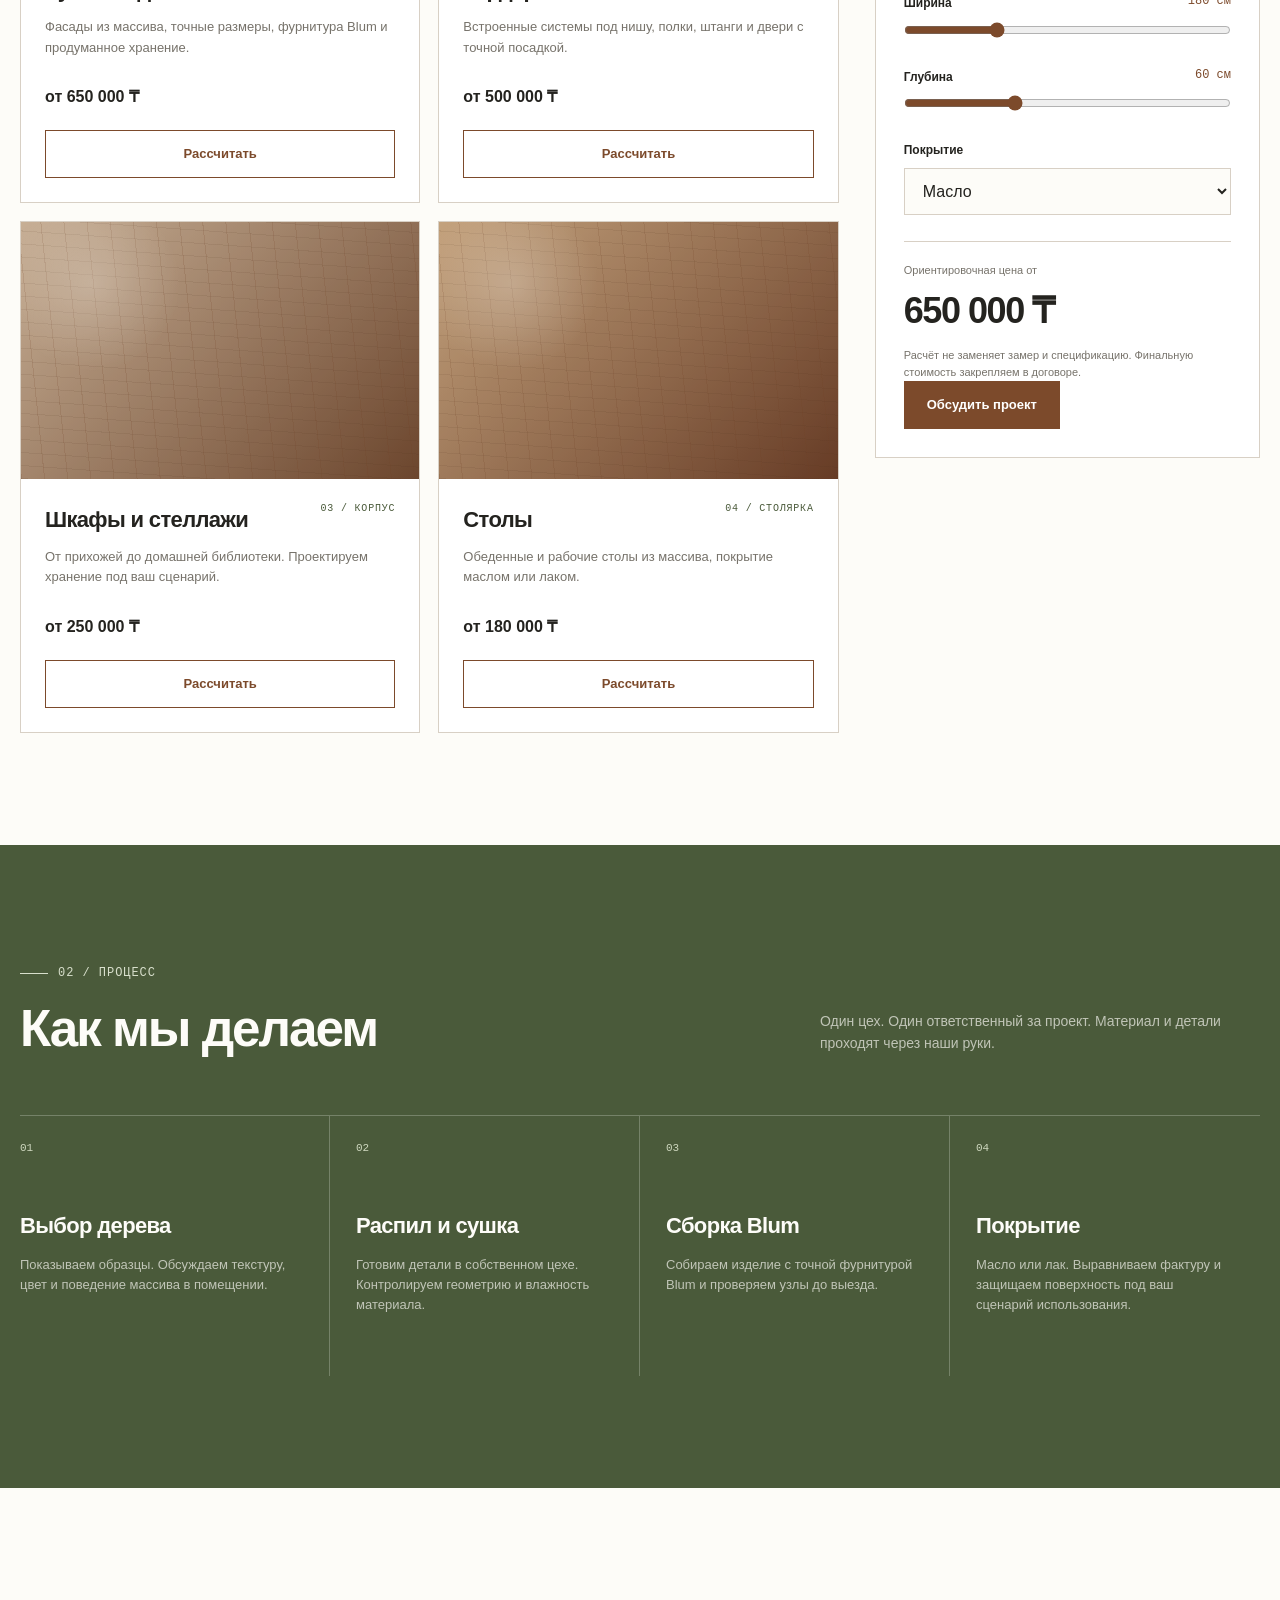
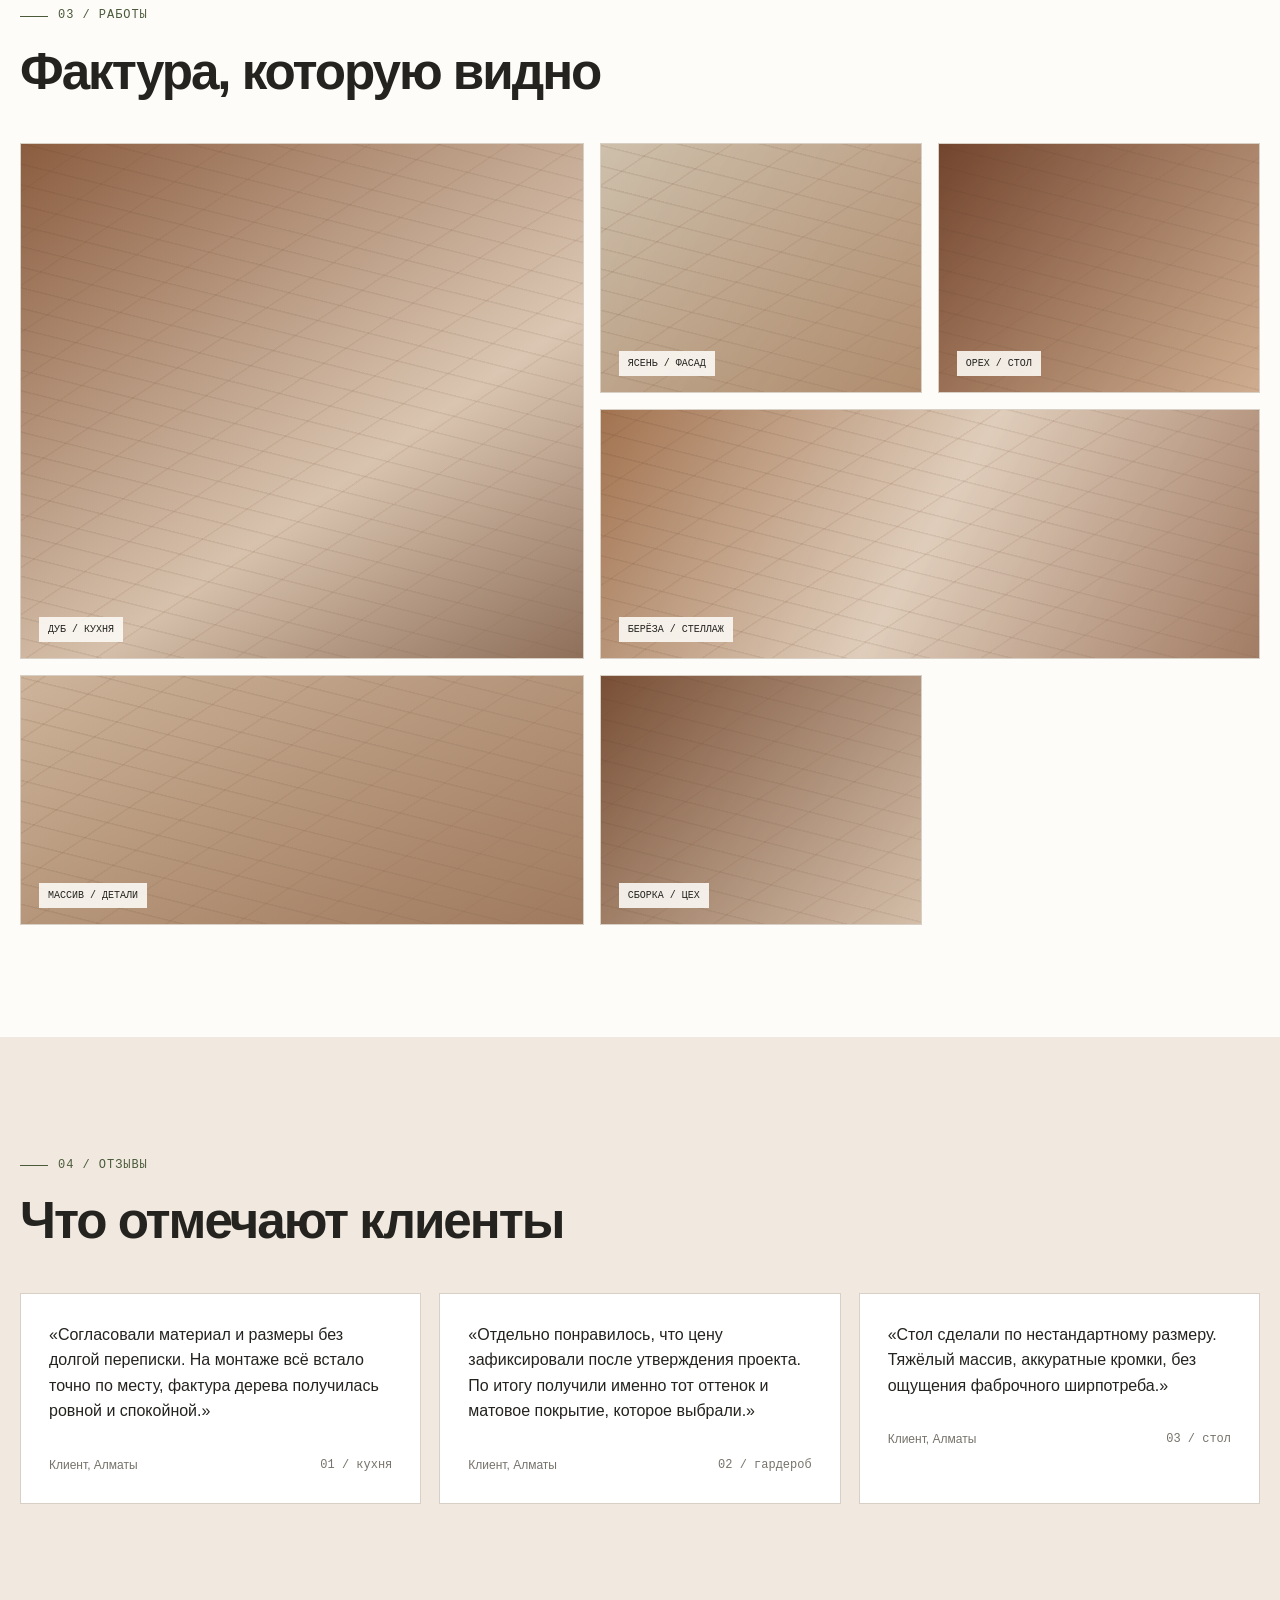
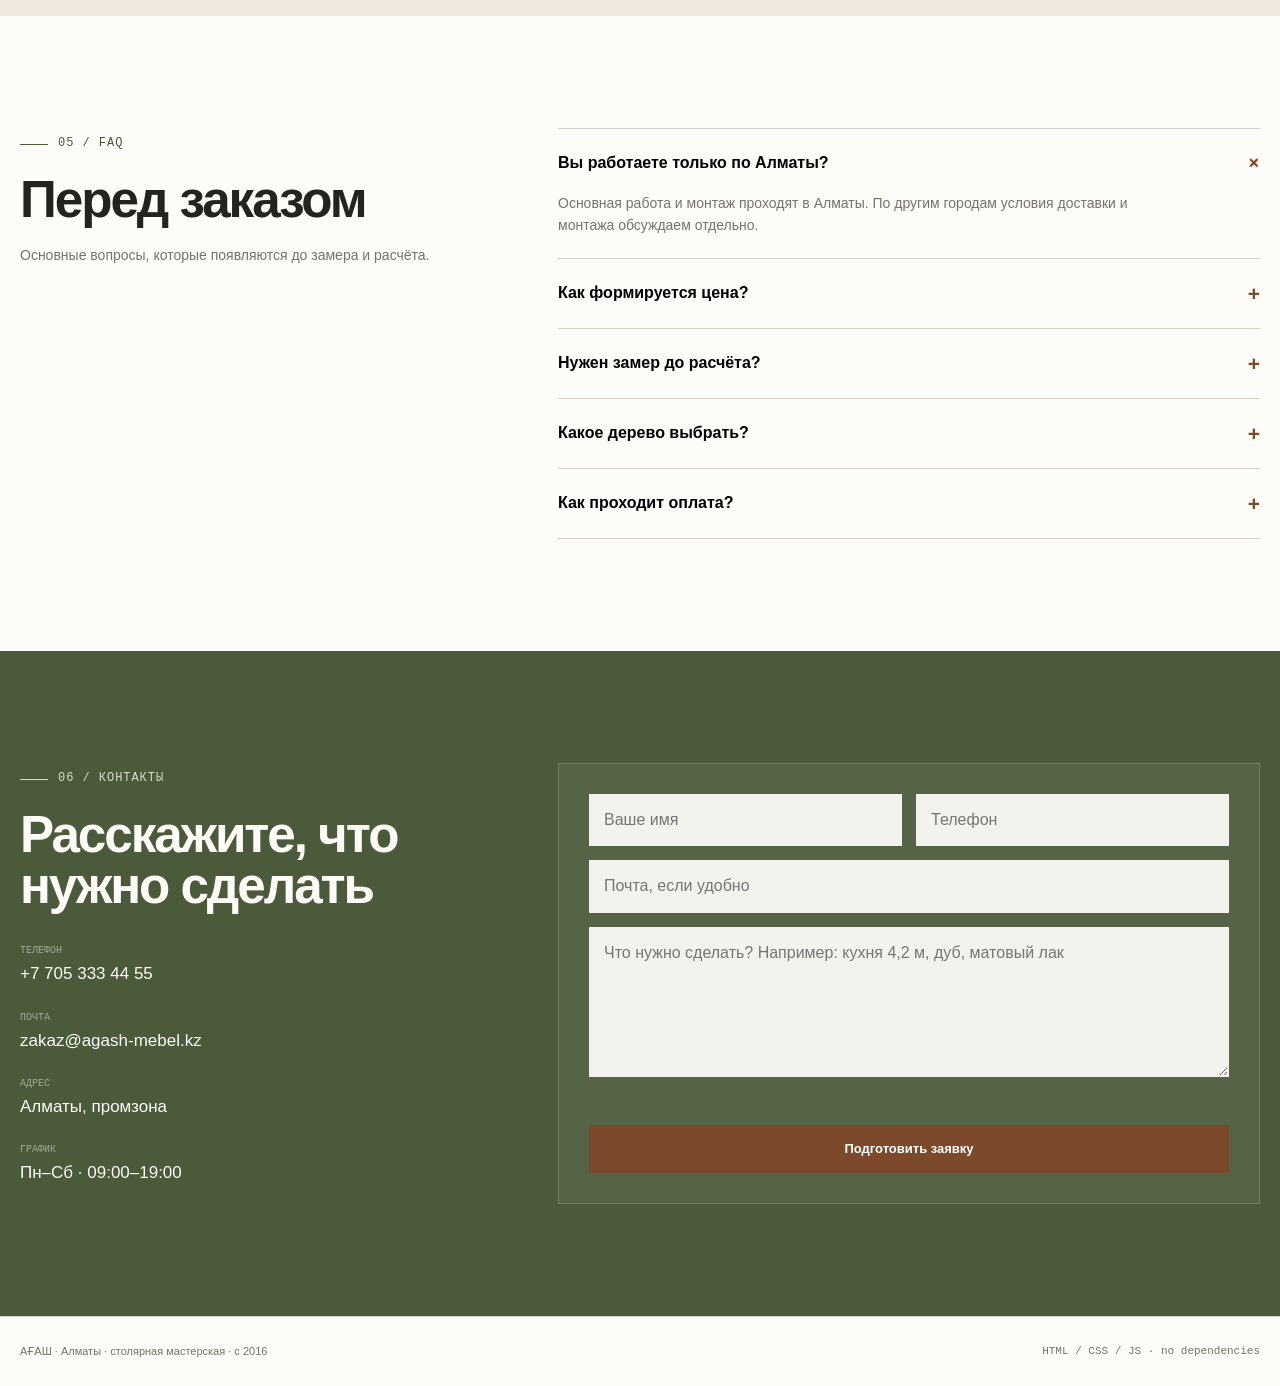
<file: furniture-demo/index.html>
<!doctype html>
<html lang="ru">
<head>
  <meta charset="utf-8">
  <meta name="viewport" content="width=device-width, initial-scale=1">
  <meta name="theme-color" content="#fdfcf8">
  <link rel="icon" type="image/svg+xml" href="assets/images/favicon-furniture.svg">
  <meta name="description" content="Ағаш, столярная мастерская в Алматы. Мебель из массива берёзы, дуба и ясеня по вашим размерам. Свой цех, с 2016 года.">
  <meta property="og:title" content="Ағаш, мебель, которая переживет ремонт">
  <meta property="og:description" content="Мебель из массива дерева по вашим размерам. Алматы, свой цех, фиксированная цена в договоре.">
  <title>Ағаш, столярная мастерская в Алматы</title>
  <style>
    :root {
      --cream: #fdfcf8;
      --sand: #e8ddd0;
      --sand-2: #f1e9df;
      --wood: #7c4a2b;
      --wood-dark: #5e351f;
      --olive: #4a5a3a;
      --ink: #24231f;
      --muted: #77736b;
      --line: #d8d0c5;
      --white: #ffffff;
      --max: 1240px;
      --shadow: 0 18px 40px rgba(63, 42, 24, .08);
      --radius: 0px;
    }

    * { box-sizing: border-box; }
    html { scroll-behavior: smooth; }
    body {
      margin: 0;
      background: var(--cream);
      color: var(--ink);
      font-family: "Manrope", Arial, Helvetica, sans-serif;
      font-size: 16px;
      line-height: 1.55;
      -webkit-font-smoothing: antialiased;
      text-rendering: optimizeLegibility;
    }
    body.menu-open { overflow: hidden; }
    a { color: inherit; text-decoration: none; }
    button, input, textarea, select { font: inherit; }
    button { border: 0; cursor: pointer; }
    img { display: block; max-width: 100%; }

    .container { width: min(calc(100% - 40px), var(--max)); margin: 0 auto; }
    .mono { font-family: "Fragment Mono", "SFMono-Regular", Consolas, monospace; }
    .eyebrow {
      display: inline-flex;
      gap: 10px;
      align-items: center;
      margin: 0 0 22px;
      color: var(--olive);
      font: 12px/1.3 "Fragment Mono", "SFMono-Regular", Consolas, monospace;
      letter-spacing: .08em;
      text-transform: uppercase;
    }
    .eyebrow::before { content: ""; width: 28px; height: 1px; background: currentColor; }

    .site-header {
      position: sticky;
      top: 0;
      z-index: 50;
      border-bottom: 1px solid rgba(124,74,43,.14);
      background: rgba(253,252,248,.94);
      backdrop-filter: blur(14px);
    }
    .nav {
      min-height: 76px;
      display: flex;
      align-items: center;
      justify-content: space-between;
      gap: 24px;
    }
    .brand { font-size: 12px; font-weight: 800; letter-spacing: .13em; }
    .brand span { color: var(--wood); }
    .nav-links { display: flex; align-items: center; gap: 28px; font-size: 13px; color: #4e4a44; }
    .nav-links a { position: relative; padding: 8px 0; }
    .nav-links a::after { content: ""; position: absolute; left: 0; right: 0; bottom: 0; height: 1px; background: var(--wood); transform: scaleX(0); transform-origin: left; transition: transform .25s ease; }
    .nav-links a:hover::after { transform: scaleX(1); }
    .header-cta { display: inline-flex; align-items: center; gap: 10px; color: var(--wood); font-weight: 800; font-size: 13px; }
    .header-cta .dot { width: 7px; height: 7px; background: var(--olive); border-radius: 50%; }
    .menu-toggle { display: none; background: transparent; width: 42px; height: 42px; min-width: 44px; min-height: 44px; }
    .menu-toggle span { display: block; width: 20px; height: 1px; margin: 5px auto; background: var(--ink); transition: transform .25s ease, opacity .2s ease; }

    .hero { padding: 92px 0 110px; position: relative; overflow: clip; }
    .hero::after {
      content: ""; position: absolute; right: -120px; top: -100px; width: 58vw; max-width: 760px; height: 520px; opacity: .55; pointer-events: none;
      background:
        repeating-linear-gradient(8deg, transparent 0 15px, rgba(124,74,43,.10) 16px, transparent 17px),
        repeating-linear-gradient(-18deg, transparent 0 28px, rgba(74,90,58,.08) 29px, transparent 30px),
        linear-gradient(135deg, rgba(232,221,208,.42), rgba(253,252,248,0));
      transform: rotate(3deg);
    }
    .hero-grid { display: grid; grid-template-columns: 1.05fr .95fr; gap: 72px; align-items: end; position: relative; z-index: 1; }
    h1 { max-width: 820px; margin: 0; font-size: clamp(46px, 7vw, 92px); line-height: .94; letter-spacing: -.05em; font-weight: 700; }
    .hero-copy { max-width: 640px; margin-top: 30px; color: #5f5b54; font-size: 18px; }
    .hero-copy strong { color: var(--ink); font-weight: 700; }
    .hero-actions { display: flex; gap: 12px; flex-wrap: wrap; margin-top: 34px; }
    .btn {
      min-height: 48px;
      display: inline-flex; align-items: center; justify-content: center; gap: 11px;
      padding: 0 22px;
      border: 1px solid var(--wood);
      font-weight: 800;
      font-size: 13px;
      transition: transform .2s ease, background .2s ease, color .2s ease, border-color .2s ease;
    }
    .btn:hover { transform: translateY(-2px); }
    .btn-primary { background: var(--wood); color: var(--white); }
    .btn-primary:hover { background: var(--wood-dark); border-color: var(--wood-dark); }
    .btn-ghost { background: transparent; color: var(--wood); }
    .btn-ghost:hover { background: var(--sand-2); }
    .hero-note { margin-top: 24px; color: #6e6a62; font-size: 13px; font-family: "Fragment Mono", "SFMono-Regular", Consolas, monospace; }
    .hero-meta { display: grid; grid-template-columns: repeat(2, 1fr); border-top: 1px solid var(--line); margin-top: 32px; }
    .hero-stat { padding: 22px 18px 6px 0; border-right: 1px solid var(--line); }
    .hero-stat:last-child { border-right: 0; padding-left: 18px; }
    .hero-stat b { display: block; font-size: 31px; letter-spacing: -.04em; }
    .hero-stat span { color: var(--muted); font-size: 12px; }
    .hero-image { min-height: 520px; position: relative; background: var(--sand); overflow: hidden; }
    .hero-image::before, .wood-placeholder::before {
      content: ""; position: absolute; inset: 0;
      background:
        radial-gradient(circle at 18% 24%, rgba(255,255,255,.34), transparent 23%),
        repeating-linear-gradient(84deg, rgba(124,74,43,.16) 0 1px, transparent 1px 23px),
        repeating-linear-gradient(4deg, rgba(83,52,29,.09) 0 1px, transparent 1px 13px),
        var(--tone, linear-gradient(120deg, #dbc5af, #8b5b39 48%, #d5bca4));
      mix-blend-mode: multiply;
    }
    .hero-image::after {
      content: "МАССИВ / 2016–2026"; position: absolute; left: 24px; bottom: 24px;
      color: rgba(255,255,255,.88); font: 11px "Fragment Mono", Consolas, monospace; letter-spacing: .08em;
    }
    .hero-frame { position: absolute; inset: 22px; border: 1px solid rgba(253,252,248,.65); z-index: 2; }

    .section { padding: 112px 0; }
    .section-soft { background: var(--sand-2); }
    .section-wood { background: var(--olive); color: var(--cream); }
    .section-head { display: flex; justify-content: space-between; align-items: end; gap: 30px; margin-bottom: 46px; }
    h2 { margin: 0; font-size: clamp(34px, 4vw, 54px); line-height: 1; letter-spacing: -.04em; }
    .section-lead { max-width: 440px; margin: 0; color: var(--muted); font-size: 14px; }
    .section-wood .section-lead { color: rgba(253,252,248,.66); }

    .catalog-layout { display: grid; grid-template-columns: minmax(0, 1.7fr) minmax(300px, .8fr); gap: 36px; align-items: start; }
    .catalog { display: grid; grid-template-columns: repeat(2, minmax(0,1fr)); gap: 18px; }
    .card { background: var(--white); border: 1px solid var(--line); box-shadow: 0 0 0 rgba(0,0,0,0); transition: transform .25s ease, box-shadow .25s ease, border-color .25s ease; }
    .card:hover { transform: translateY(-5px); box-shadow: var(--shadow); border-color: rgba(124,74,43,.42); }
    .card-media { aspect-ratio: 1.55; position: relative; overflow: hidden; background: var(--sand); }
    .wood-placeholder { position: absolute; inset: 0; overflow: hidden; }
    .card-body { padding: 24px; }
    .card-top { display: flex; justify-content: space-between; gap: 16px; align-items: start; }
    .card h3 { margin: 0; font-size: 22px; letter-spacing: -.03em; }
    .card p { min-height: 48px; margin: 10px 0 20px; color: var(--muted); font-size: 13px; }
    .price { font-size: 16px; font-weight: 800; }
    .card .btn { width: 100%; margin-top: 20px; }
    .tag { color: var(--olive); font: 10px "Fragment Mono", Consolas, monospace; text-transform: uppercase; letter-spacing: .08em; }

    .calculator { position: sticky; top: 100px; background: var(--white); border: 1px solid var(--line); padding: 28px; }
    .calculator h3 { margin: 0 0 8px; font-size: 24px; letter-spacing: -.03em; }
    .calculator > p { margin: 0 0 24px; color: var(--muted); font-size: 13px; }
    .field { margin-bottom: 22px; }
    .field label { display: flex; justify-content: space-between; margin-bottom: 8px; font-size: 12px; font-weight: 800; }
    select, input[type="number"], input[type="text"], input[type="tel"], input[type="email"], textarea {
      width: 100%;
      border: 1px solid var(--line);
      border-radius: 0;
      outline: none;
      background: var(--cream);
      color: var(--ink);
      padding: 13px 14px;
    }
    select:focus, input:focus, textarea:focus { border-color: var(--wood); box-shadow: 0 0 0 2px rgba(124,74,43,.08); }
    input[type="range"] { width: 100%; accent-color: var(--wood); margin: 0; }
    .range-output { font: 12px "Fragment Mono", Consolas, monospace; color: var(--wood); }
    .calc-price { margin-top: 26px; padding-top: 20px; border-top: 1px solid var(--line); }
    .calc-price span { display: block; color: var(--muted); font-size: 11px; }
    .calc-price strong { display: block; margin-top: 4px; font-size: 36px; letter-spacing: -.04em; }
    .calc-note { margin: 8px 0 0; color: var(--muted); font-size: 11px; }

    .steps { list-style: none; padding: 0; margin: 60px 0 0; display: grid; grid-template-columns: repeat(4,1fr); border-top: 1px solid rgba(253,252,248,.24); }
    .step { min-height: 260px; padding: 26px 26px 0 0; border-right: 1px solid rgba(253,252,248,.24); }
    .step:not(:first-child) { padding-left: 26px; }
    .step:last-child { border-right: 0; }
    .step-no { display: block; margin-bottom: 55px; color: #cfd8bf; font: 11px "Fragment Mono", Consolas, monospace; }
    .step h3 { margin: 0 0 12px; font-size: 22px; letter-spacing: -.03em; }
    .step p { margin: 0; color: rgba(253,252,248,.66); font-size: 13px; }

    .gallery { display: grid; grid-template-columns: 1.4fr .8fr .8fr; gap: 16px; }
    .gallery-item { min-height: 250px; position: relative; overflow: hidden; background: var(--sand); border: 1px solid var(--line); }
    .gallery-item:nth-child(1) { grid-row: span 2; min-height: 516px; }
    .gallery-item:nth-child(4) { grid-column: 2 / 4; }
    .gallery-item::before {
      content: ""; position: absolute; inset: 0;
      background:
        linear-gradient(120deg, rgba(90,53,30,.08), rgba(255,255,255,.18)),
        repeating-linear-gradient(14deg, transparent 0 18px, rgba(83,52,29,.10) 19px 20px),
        repeating-linear-gradient(-34deg, transparent 0 37px, rgba(124,74,43,.11) 38px 39px),
        var(--g, linear-gradient(135deg,#cab19c,#8b5b39));
      transition: transform .6s ease;
    }
    .gallery-item:hover::before { transform: scale(1.06); }
    .gallery-label { position: absolute; left: 18px; bottom: 16px; padding: 7px 9px; background: rgba(253,252,248,.88); color: var(--ink); font: 10px "Fragment Mono", Consolas, monospace; text-transform: uppercase; }

    .reviews { display: grid; grid-template-columns: repeat(3,1fr); gap: 18px; }
    .review { padding: 28px; background: var(--white); border: 1px solid var(--line); }
    .review blockquote { margin: 0; font-size: 16px; line-height: 1.6; }
    .review footer { margin-top: 32px; display: flex; justify-content: space-between; gap: 15px; color: var(--muted); font-size: 12px; }

    .faq-layout { display: grid; grid-template-columns: .8fr 1.2fr; gap: 70px; }
    .faq-list { border-top: 1px solid var(--line); }
    .faq-item { border-bottom: 1px solid var(--line); }
    .faq-question { width: 100%; padding: 22px 0; background: transparent; display: flex; justify-content: space-between; align-items: center; gap: 24px; text-align: left; font-weight: 800; }
    .faq-question > span:first-child { min-width: 0; flex: 1; }
    .faq-icon { color: var(--wood); font-size: 21px; line-height: 1; transition: transform .2s ease; flex-shrink: 0; }
    .faq-answer { max-height: 0; overflow: hidden; transition: max-height .28s ease; }
    .faq-answer p { margin: -4px 0 22px; color: var(--muted); font-size: 14px; max-width: 620px; }
    .faq-item.open .faq-icon { transform: rotate(45deg); }

    .contact-grid { display: grid; grid-template-columns: .8fr 1.2fr; gap: 70px; }
    .contact-details { display: grid; gap: 24px; margin-top: 34px; }
    .contact-item .label { display: block; margin-bottom: 5px; color: rgba(253,252,248,.5); font: 10px "Fragment Mono", Consolas, monospace; text-transform: uppercase; }
    .contact-item a, .contact-item p { margin: 0; font-size: 17px; }
    .contact-form { display: grid; grid-template-columns: 1fr 1fr; gap: 14px; padding: 30px; background: rgba(253,252,248,.06); border: 1px solid rgba(253,252,248,.18); }
    .contact-form input, .contact-form textarea { background: rgba(253,252,248,.94); border-color: transparent; }
    .contact-form textarea { min-height: 150px; resize: vertical; grid-column: 1 / -1; }
    .contact-form .full { grid-column: 1 / -1; }
    .contact-form .btn { width: 100%; }
    .form-status { grid-column: 1 / -1; min-height: 20px; color: #dae4ca; font-size: 12px; }

    .footer { padding: 26px 0; border-top: 1px solid var(--line); color: var(--muted); font-size: 11px; }
    .footer-inner { display: flex; justify-content: space-between; gap: 24px; }

    .reveal { opacity: 0; transform: translateY(18px); transition: opacity .6s ease, transform .6s ease; }
    .reveal.visible { opacity: 1; transform: none; }

    @media (max-width: 1100px) {
      .hero-grid, .catalog-layout, .faq-layout, .contact-grid { grid-template-columns: 1fr; }
      .hero-image { min-height: 420px; order: -1; }
      .calculator { position: static; }
      .steps { grid-template-columns: repeat(2,1fr); }
      .step:nth-child(2) { border-right: 0; }
      .step:nth-child(n+3) { border-top: 1px solid rgba(253,252,248,.24); }
      .step:nth-child(3) { padding-left: 0; }
    }
    @media (max-width: 720px) {
      .container { width: min(calc(100% - 28px), var(--max)); }
      .site-header { position: sticky; }
      .nav { min-height: 68px; }
      .nav-links { position: fixed; top: 100%; left: 0; right: 0; height: calc(100vh - 68px); height: calc(100svh - 68px); background: var(--cream); padding: 30px 28px; flex-direction: column; align-items: flex-start; gap: 18px; opacity: 0; visibility: hidden; transform: translateY(-12px); transition: opacity .25s ease, transform .25s ease, visibility 0s .25s; border-top: 1px solid var(--line); }
      .nav-links.open { opacity: 1; visibility: visible; transform: translateY(0); transition: opacity .25s ease, transform .25s ease; }
      .nav-links.open a { min-height: 44px; display: flex; align-items: center; }
      section[id] { scroll-margin-top: 84px; }
      .header-cta { display: none; }
      .menu-toggle { display: flex; flex-direction: column; align-items: center; justify-content: center; gap: 5px; }
      .menu-toggle span { margin: 0; }
      .menu-toggle[aria-expanded="true"] span:nth-child(1) { transform: translateY(6px) rotate(45deg); }
      .menu-toggle[aria-expanded="true"] span:nth-child(2) { opacity: 0; }
      .menu-toggle[aria-expanded="true"] span:nth-child(3) { transform: translateY(-6px) rotate(-45deg); }
      .hero { padding: 60px 0 75px; }
      h1 { font-size: clamp(48px, 15vw, 78px); }
      .hero-copy { font-size: 16px; }
      .hero-meta { grid-template-columns: 1fr 1fr; }
      .hero-image { min-height: 350px; }
      .section { padding: 78px 0; }
      .section-head { display: block; margin-bottom: 30px; }
      .section-lead { margin-top: 16px; }
      .catalog, .reviews, .steps { grid-template-columns: 1fr; }
      .step, .step:not(:first-child) { min-height: auto; padding: 26px 0; border-right: 0; }
      .step:nth-child(n+2) { border-top: 1px solid rgba(253,252,248,.24); }
      .step-no { margin-bottom: 24px; }
      .gallery { grid-template-columns: 1fr 1fr; }
      .gallery-item, .gallery-item:nth-child(1), .gallery-item:nth-child(4) { grid-row: auto; grid-column: auto; min-height: 220px; }
      .gallery-item:nth-child(1) { min-height: 300px; grid-column: 1 / -1; }
      .contact-grid { gap: 36px; }
      .contact-form { grid-template-columns: 1fr; padding: 20px; }
      .contact-form textarea, .contact-form .full, .form-status { grid-column: auto; }
      .footer-inner { flex-direction: column; gap: 8px; }
    }
    @media (max-width: 420px) {
      .hero-meta { grid-template-columns: 1fr; }
      .hero-stat, .hero-stat:last-child { border-right: 0; padding: 17px 0; border-bottom: 1px solid var(--line); }
      .gallery { grid-template-columns: 1fr; }
      .gallery-item, .gallery-item:nth-child(1) { min-height: 280px; grid-column: auto; }
    }
    @media (prefers-reduced-motion: reduce) {
      html { scroll-behavior: auto; }
      *, *::before, *::after { animation: none !important; transition-duration: .01ms !important; }
    }
  </style>
</head>
<body id="top">
  <header class="site-header">
    <div class="container nav">
      <a class="brand" href="#top">АҒАШ <span>/</span> МАСТЕРСКАЯ</a>
      <nav class="nav-links" id="siteNav" aria-label="Основная навигация">
        <a href="#catalog">Каталог</a>
        <a href="#process">Как делаем</a>
        <a href="#gallery">Работы</a>
        <a href="#faq">FAQ</a>
        <a href="#contacts">Контакты</a>
      </nav>
      <a class="header-cta" href="tel:+77053334455"><span class="dot"></span>+7 705 333 44 55</a>
      <button class="menu-toggle" id="menuToggle" aria-label="Открыть меню" aria-expanded="false"><span></span><span></span><span></span></button>
    </div>
  </header>

  <main>
    <section class="hero">
      <div class="container hero-grid">
        <div class="reveal">
          <p class="eyebrow">Алматы · промзона · с 2016</p>
          <h1>Мебель, которая переживет ремонт</h1>
          <p class="hero-copy">Делаем мебель под ваш размер из массива <strong>берёзы, дуба и ясеня</strong>. Работаем в собственном цехе, контролируем материал, сборку и покрытие на каждом этапе.</p>
          <div class="hero-actions">
            <a class="btn btn-primary" href="#calculator">Рассчитать проект <span>↗</span></a>
            <a class="btn btn-ghost" href="#gallery">Смотреть работы</a>
          </div>
          <p class="hero-note">Цену фиксируем в договоре · без скрытого пересчёта после согласования</p>
          <div class="hero-meta">
            <div class="hero-stat"><b>2016</b><span>год работы мастерской</span></div>
            <div class="hero-stat"><b>100%</b><span>свой цех и сборка</span></div>
          </div>
        </div>
        <div class="hero-image reveal" aria-label="Текстура массива дерева">
          <div class="hero-frame"></div>
        </div>
      </div>
    </section>

    <section id="catalog" class="section">
      <div class="container">
        <div class="section-head reveal">
          <div>
            <p class="eyebrow">01 / Каталог</p>
            <h2>Материал задаёт характер</h2>
          </div>
          <p class="section-lead">Стартовые цены нужны для ориентира. Итог зависит от размеров, породы дерева, фурнитуры и покрытия.</p>
        </div>

        <div class="catalog-layout">
          <div class="catalog">
            <article class="card reveal" data-type="kitchen" data-base="650000">
              <div class="card-media"><div class="wood-placeholder" style="--tone:linear-gradient(135deg,#d6bea6,#8a5a38)"></div></div>
              <div class="card-body">
                <div class="card-top"><h3>Кухни под заказ</h3><span class="tag">01 / кухня</span></div>
                <p>Фасады из массива, точные размеры, фурнитура Blum и продуманное хранение.</p>
                <div class="price">от 650 000 ₸</div>
                <a class="btn btn-ghost" href="#calculator" data-prefill="kitchen">Рассчитать</a>
              </div>
            </article>
            <article class="card reveal" data-type="wardrobe" data-base="500000">
              <div class="card-media"><div class="wood-placeholder" style="--tone:linear-gradient(135deg,#dfd2bb,#a97753)"></div></div>
              <div class="card-body">
                <div class="card-top"><h3>Гардеробные</h3><span class="tag">02 / хранение</span></div>
                <p>Встроенные системы под нишу, полки, штанги и двери с точной посадкой.</p>
                <div class="price">от 500 000 ₸</div>
                <a class="btn btn-ghost" href="#calculator" data-prefill="wardrobe">Рассчитать</a>
              </div>
            </article>
            <article class="card reveal" data-type="cabinet" data-base="250000">
              <div class="card-media"><div class="wood-placeholder" style="--tone:linear-gradient(135deg,#dbcab7,#765037)"></div></div>
              <div class="card-body">
                <div class="card-top"><h3>Шкафы и стеллажи</h3><span class="tag">03 / корпус</span></div>
                <p>От прихожей до домашней библиотеки. Проектируем хранение под ваш сценарий.</p>
                <div class="price">от 250 000 ₸</div>
                <a class="btn btn-ghost" href="#calculator" data-prefill="cabinet">Рассчитать</a>
              </div>
            </article>
            <article class="card reveal" data-type="table" data-base="180000">
              <div class="card-media"><div class="wood-placeholder" style="--tone:linear-gradient(135deg,#d7bb99,#70442d)"></div></div>
              <div class="card-body">
                <div class="card-top"><h3>Столы</h3><span class="tag">04 / столярка</span></div>
                <p>Обеденные и рабочие столы из массива, покрытие маслом или лаком.</p>
                <div class="price">от 180 000 ₸</div>
                <a class="btn btn-ghost" href="#calculator" data-prefill="table">Рассчитать</a>
              </div>
            </article>
          </div>

          <aside class="calculator reveal" id="calculator">
            <p class="eyebrow">Быстрый расчёт</p>
            <h3>Сколько заложить в бюджет</h3>
            <p>Выберите тип изделия и примерный размер. Получите ориентир, затем уточним проект по вашему ТЗ.</p>

            <div class="field">
              <label for="calcType">Тип изделия</label>
              <select id="calcType">
                <option value="kitchen" data-base="650000" data-scale="1.00">Кухня</option>
                <option value="wardrobe" data-base="500000" data-scale="0.80">Гардеробная</option>
                <option value="cabinet" data-base="250000" data-scale="0.45">Шкаф / стеллаж</option>
                <option value="table" data-base="180000" data-scale="0.36">Стол</option>
              </select>
            </div>

            <div class="field">
              <label for="calcWidth"><span>Ширина</span><span class="range-output" id="widthOut">180 см</span></label>
              <input id="calcWidth" type="range" min="60" max="500" value="180" step="10">
            </div>

            <div class="field">
              <label for="calcDepth"><span>Глубина</span><span class="range-output" id="depthOut">60 см</span></label>
              <input id="calcDepth" type="range" min="30" max="120" value="60" step="5">
            </div>

            <div class="field">
              <label for="calcFinish">Покрытие</label>
              <select id="calcFinish">
                <option value="1">Масло</option>
                <option value="1.08">Лак</option>
                <option value="1.14">Премиум матовый лак</option>
              </select>
            </div>

            <div class="calc-price">
              <span>Ориентировочная цена от</span>
              <strong id="calcPrice">650 000 ₸</strong>
              <p class="calc-note">Расчёт не заменяет замер и спецификацию. Финальную стоимость закрепляем в договоре.</p>
            </div>
            <a class="btn btn-primary" href="#contacts" id="calcOrder">Обсудить проект</a>
          </aside>
        </div>
      </div>
    </section>

    <section id="process" class="section section-wood">
      <div class="container">
        <div class="section-head reveal">
          <div><p class="eyebrow" style="color:#d8dfcc">02 / Процесс</p><h2>Как мы делаем</h2></div>
          <p class="section-lead">Один цех. Один ответственный за проект. Материал и детали проходят через наши руки.</p>
        </div>
        <ol class="steps">
          <li class="step reveal"><span class="step-no">01</span><h3>Выбор дерева</h3><p>Показываем образцы. Обсуждаем текстуру, цвет и поведение массива в помещении.</p></li>
          <li class="step reveal"><span class="step-no">02</span><h3>Распил и сушка</h3><p>Готовим детали в собственном цехе. Контролируем геометрию и влажность материала.</p></li>
          <li class="step reveal"><span class="step-no">03</span><h3>Сборка Blum</h3><p>Собираем изделие с точной фурнитурой Blum и проверяем узлы до выезда.</p></li>
          <li class="step reveal"><span class="step-no">04</span><h3>Покрытие</h3><p>Масло или лак. Выравниваем фактуру и защищаем поверхность под ваш сценарий использования.</p></li>
        </ol>
      </div>
    </section>

    <section id="gallery" class="section">
      <div class="container">
        <div class="section-head reveal"><div><p class="eyebrow">03 / Работы</p><h2>Фактура, которую видно</h2></div></div>
        <div class="gallery">
          <div class="gallery-item reveal" style="--g:linear-gradient(145deg,#8f6042,#d8c1aa 62%,#765036)"><span class="gallery-label">Дуб / кухня</span></div>
          <div class="gallery-item reveal" style="--g:linear-gradient(135deg,#d8ccb8,#9f744f)"><span class="gallery-label">Ясень / фасад</span></div>
          <div class="gallery-item reveal" style="--g:linear-gradient(135deg,#74462f,#c49b77)"><span class="gallery-label">Орех / стол</span></div>
          <div class="gallery-item reveal" style="--g:linear-gradient(120deg,#a87854,#e2cfbb,#8e6043)"><span class="gallery-label">Берёза / стеллаж</span></div>
          <div class="gallery-item reveal" style="--g:linear-gradient(145deg,#d7bfa5,#8b5d3b)"><span class="gallery-label">Массив / детали</span></div>
          <div class="gallery-item reveal" style="--g:linear-gradient(135deg,#7b5138,#cab096)"><span class="gallery-label">Сборка / цех</span></div>
        </div>
      </div>
    </section>

    <section class="section section-soft">
      <div class="container">
        <div class="section-head reveal"><div><p class="eyebrow">04 / Отзывы</p><h2>Что отмечают клиенты</h2></div></div>
        <div class="reviews">
          <article class="review reveal"><blockquote>«Согласовали материал и размеры без долгой переписки. На монтаже всё встало точно по месту, фактура дерева получилась ровной и спокойной.»</blockquote><footer><span>Клиент, Алматы</span><span class="mono">01 / кухня</span></footer></article>
          <article class="review reveal"><blockquote>«Отдельно понравилось, что цену зафиксировали после утверждения проекта. По итогу получили именно тот оттенок и матовое покрытие, которое выбрали.»</blockquote><footer><span>Клиент, Алматы</span><span class="mono">02 / гардероб</span></footer></article>
          <article class="review reveal"><blockquote>«Стол сделали по нестандартному размеру. Тяжёлый массив, аккуратные кромки, без ощущения фаброчного ширпотреба.»</blockquote><footer><span>Клиент, Алматы</span><span class="mono">03 / стол</span></footer></article>
        </div>
      </div>
    </section>

    <section id="faq" class="section">
      <div class="container faq-layout">
        <div class="reveal"><p class="eyebrow">05 / FAQ</p><h2>Перед заказом</h2><p class="section-lead" style="margin-top:20px">Основные вопросы, которые появляются до замера и расчёта.</p></div>
        <div class="faq-list reveal">
          <div class="faq-item open"><button class="faq-question" type="button"><span>Вы работаете только по Алматы?</span><span class="faq-icon">+</span></button><div class="faq-answer"><p>Основная работа и монтаж проходят в Алматы. По другим городам условия доставки и монтажа обсуждаем отдельно.</p></div></div>
          <div class="faq-item"><button class="faq-question" type="button"><span>Как формируется цена?</span><span class="faq-icon">+</span></button><div class="faq-answer"><p>Учитываем размеры, породу и сорт массива, конструкцию, фурнитуру, покрытие, доставку и монтаж. После согласования спецификации цену фиксируем в договоре.</p></div></div>
          <div class="faq-item"><button class="faq-question" type="button"><span>Нужен замер до расчёта?</span><span class="faq-icon">+</span></button><div class="faq-answer"><p>Для ориентировочного бюджета достаточно типа изделия и примерных размеров. Точную стоимость считаем после замера или получения точного ТЗ.</p></div></div>
          <div class="faq-item"><button class="faq-question" type="button"><span>Какое дерево выбрать?</span><span class="faq-icon">+</span></button><div class="faq-answer"><p>Берёза даёт спокойную светлую фактуру, дуб подходит для более выраженного рисунка и высокой нагрузки, ясень сочетает светлый тон и заметную текстуру. Покажем образцы перед заказом.</p></div></div>
          <div class="faq-item"><button class="faq-question" type="button"><span>Как проходит оплата?</span><span class="faq-icon">+</span></button><div class="faq-answer"><p>Условия оплаты закрепляем в договоре после утверждения проекта, спецификации и сроков изготовления.</p></div></div>
        </div>
      </div>
    </section>

    <section id="contacts" class="section section-wood">
      <div class="container contact-grid">
        <div class="reveal">
          <p class="eyebrow" style="color:#d8dfcc">06 / Контакты</p>
          <h2>Расскажите, что нужно сделать</h2>
          <div class="contact-details">
            <div class="contact-item"><span class="label">Телефон</span><a href="tel:+77053334455">+7 705 333 44 55</a></div>
            <div class="contact-item"><span class="label">Почта</span><a href="mailto:zakaz@agash-mebel.kz">zakaz@agash-mebel.kz</a></div>
            <div class="contact-item"><span class="label">Адрес</span><p>Алматы, промзона</p></div>
            <div class="contact-item"><span class="label">График</span><p>Пн–Сб · 09:00–19:00</p></div>
          </div>
        </div>
        <form class="contact-form reveal" id="contactForm">
          <input id="name" type="text" name="name" placeholder="Ваше имя" autocomplete="name" required>
          <input id="phone" type="tel" name="phone" placeholder="Телефон" autocomplete="tel" required>
          <input id="email" class="full" type="email" name="email" placeholder="Почта, если удобно" autocomplete="email">
          <textarea id="message" name="message" placeholder="Что нужно сделать? Например: кухня 4,2 м, дуб, матовый лак"></textarea>
          <div class="form-status" id="formStatus" aria-live="polite"></div>
          <button class="btn btn-primary full" type="submit">Подготовить заявку</button>
        </form>
      </div>
    </section>
  </main>

  <footer class="footer">
    <div class="container footer-inner">
      <span>АҒАШ · Алматы · столярная мастерская · с 2016</span>
      <span class="mono">HTML / CSS / JS · no dependencies</span>
    </div>
  </footer>

  <script>
    (function () {
      const menuToggle = document.getElementById('menuToggle');
      const siteNav = document.getElementById('siteNav');
      const navLinks = siteNav.querySelectorAll('a');

      function closeMenu() {
        siteNav.classList.remove('open');
        document.body.classList.remove('menu-open');
        menuToggle.setAttribute('aria-expanded', 'false');
      }

      menuToggle.addEventListener('click', function () {
        const open = siteNav.classList.toggle('open');
        document.body.classList.toggle('menu-open', open);
        menuToggle.setAttribute('aria-expanded', String(open));
      });
      document.addEventListener('click', function (event) {
        if (siteNav.classList.contains('open') && !siteNav.contains(event.target) && !menuToggle.contains(event.target)) closeMenu();
      });
      document.addEventListener('keydown', function (event) {
        if (event.key === 'Escape') closeMenu();
      });
      navLinks.forEach(function (link) { link.addEventListener('click', closeMenu); });

      const calcType = document.getElementById('calcType');
      const calcWidth = document.getElementById('calcWidth');
      const calcDepth = document.getElementById('calcDepth');
      const calcFinish = document.getElementById('calcFinish');
      const widthOut = document.getElementById('widthOut');
      const depthOut = document.getElementById('depthOut');
      const calcPrice = document.getElementById('calcPrice');
      const calcOrder = document.getElementById('calcOrder');

      function money(value) {
        return new Intl.NumberFormat('ru-RU').format(Math.round(value / 1000) * 1000) + ' ₸';
      }

      function updateCalc() {
        const selected = calcType.options[calcType.selectedIndex];
        const base = Number(selected.dataset.base);
        const width = Number(calcWidth.value);
        const depth = Number(calcDepth.value);
        const finish = Number(calcFinish.value);
        const sizeFactor = 0.62 + (width / 250) * 0.30 + (depth / 65) * 0.08;
        const result = Math.max(base, base * sizeFactor * finish);
        widthOut.textContent = width + ' см';
        depthOut.textContent = depth + ' см';
        calcPrice.textContent = money(result);
      }

      [calcType, calcWidth, calcDepth, calcFinish].forEach(function (el) { el.addEventListener('input', updateCalc); });
      updateCalc();

      document.querySelectorAll('[data-prefill]').forEach(function (link) {
        link.addEventListener('click', function () {
          calcType.value = link.dataset.prefill;
          updateCalc();
        });
      });
      calcOrder.addEventListener('click', function () {
        const typeName = calcType.options[calcType.selectedIndex].textContent;
        const message = 'Здравствуйте. Хочу обсудить проект: ' + typeName + ', ширина ' + calcWidth.value + ' см, глубина ' + calcDepth.value + ' см. Ориентир: ' + calcPrice.textContent + '.';
        const messageBox = document.getElementById('message');
        messageBox.value = message;
      });

      document.querySelectorAll('.faq-question').forEach(function (button) {
        button.addEventListener('click', function () {
          const item = button.closest('.faq-item');
          const answer = item.querySelector('.faq-answer');
          const open = item.classList.toggle('open');
          answer.style.maxHeight = open ? answer.scrollHeight + 'px' : '0px';
        });
      });
      document.querySelectorAll('.faq-item.open .faq-answer').forEach(function (answer) {
        answer.style.maxHeight = answer.scrollHeight + 'px';
      });

      const observer = new IntersectionObserver(function (entries) {
        entries.forEach(function (entry) {
          if (entry.isIntersecting) {
            entry.target.classList.add('visible');
            observer.unobserve(entry.target);
          }
        });
      }, { threshold: 0.12 });
      document.querySelectorAll('.reveal').forEach(function (el) { observer.observe(el); });

      const form = document.getElementById('contactForm');
      const status = document.getElementById('formStatus');
      form.addEventListener('submit', function (event) {
        event.preventDefault();
        const name = document.getElementById('name').value.trim();
        const phone = document.getElementById('phone').value.trim();
        const email = document.getElementById('email').value.trim();
        const message = document.getElementById('message').value.trim();
        if (!name || !phone) return;
        const subject = encodeURIComponent('Заявка на мебель, Ағаш');
        const body = encodeURIComponent([
          'Имя: ' + name,
          'Телефон: ' + phone,
          email ? 'Почта: ' + email : '',
          '',
          'Проект:',
          message || 'Нужна консультация и расчёт.'
        ].filter(Boolean).join('\n'));
        window.location.href = 'mailto:zakaz@agash-mebel.kz?subject=' + subject + '&body=' + body;
        status.textContent = 'Открываем почтовый клиент с подготовленной заявкой.';
      });
    })();
  </script>
</body>
</html>
</file>
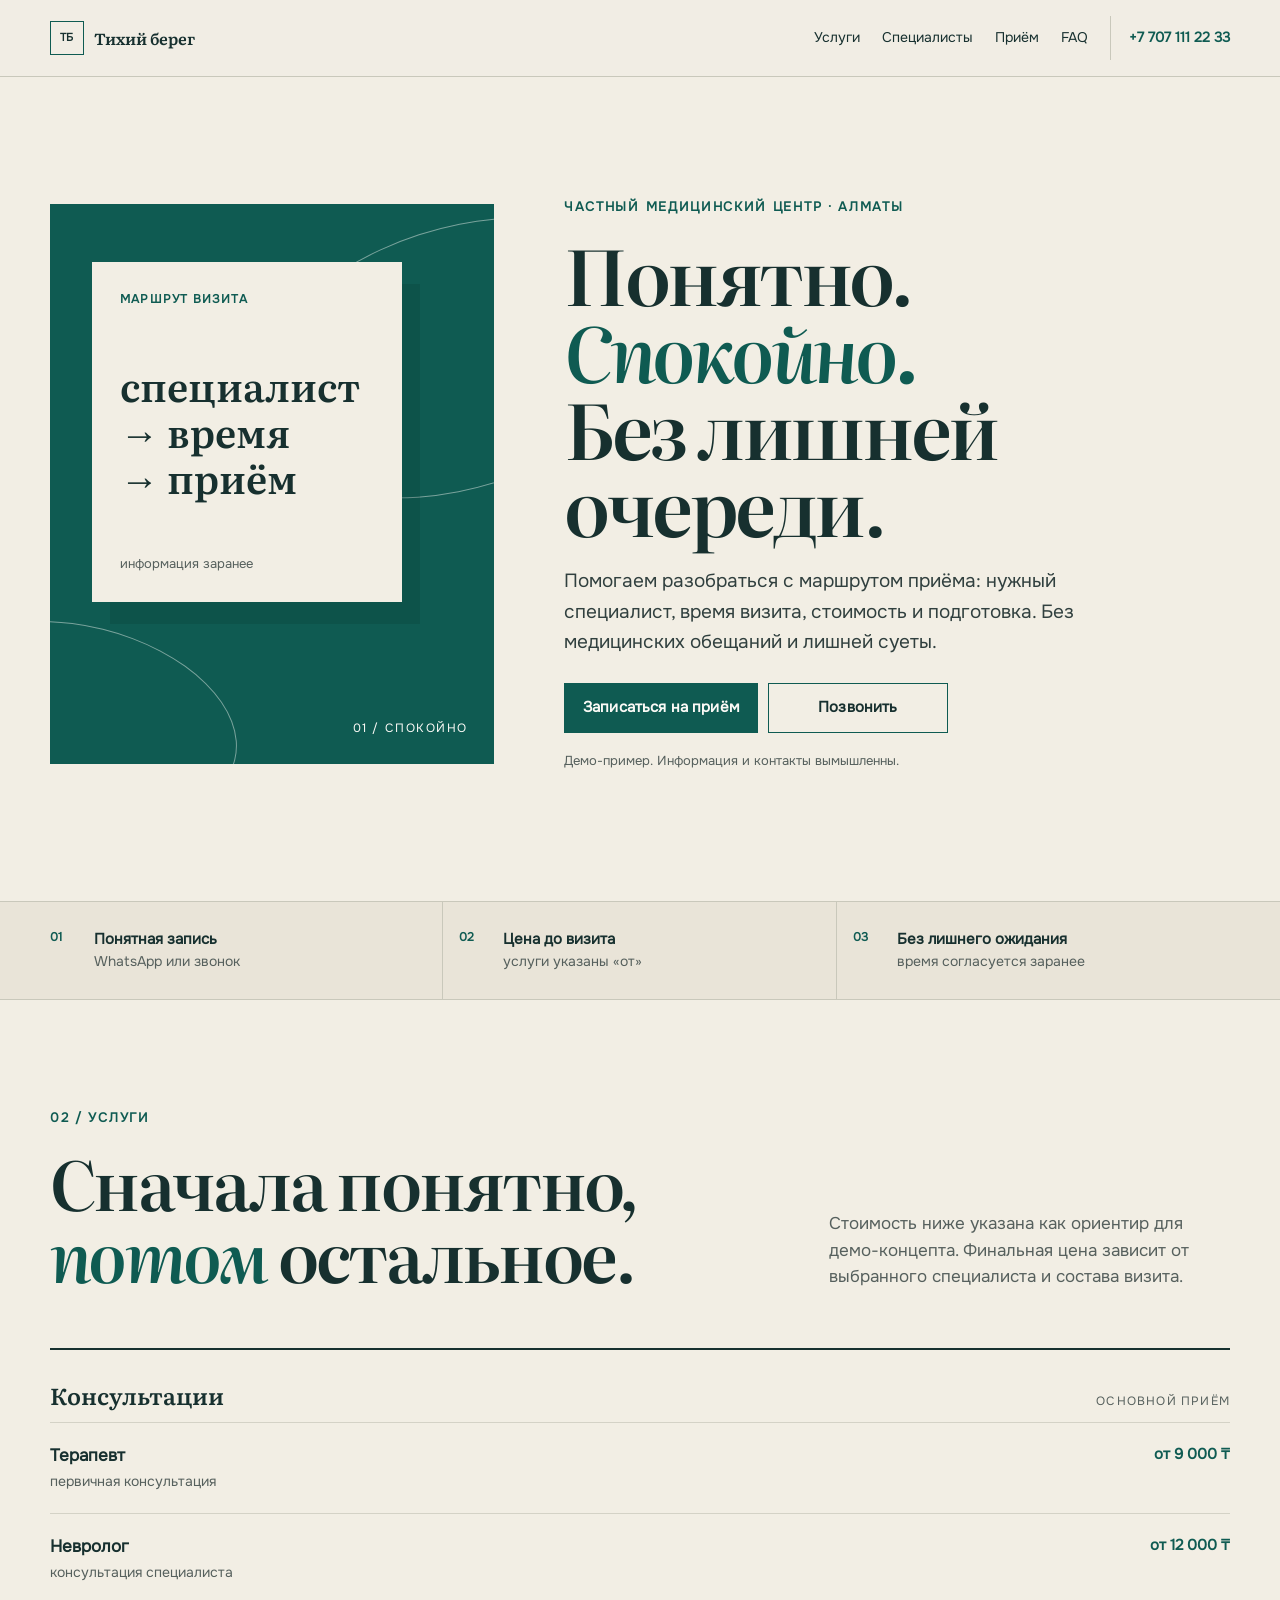
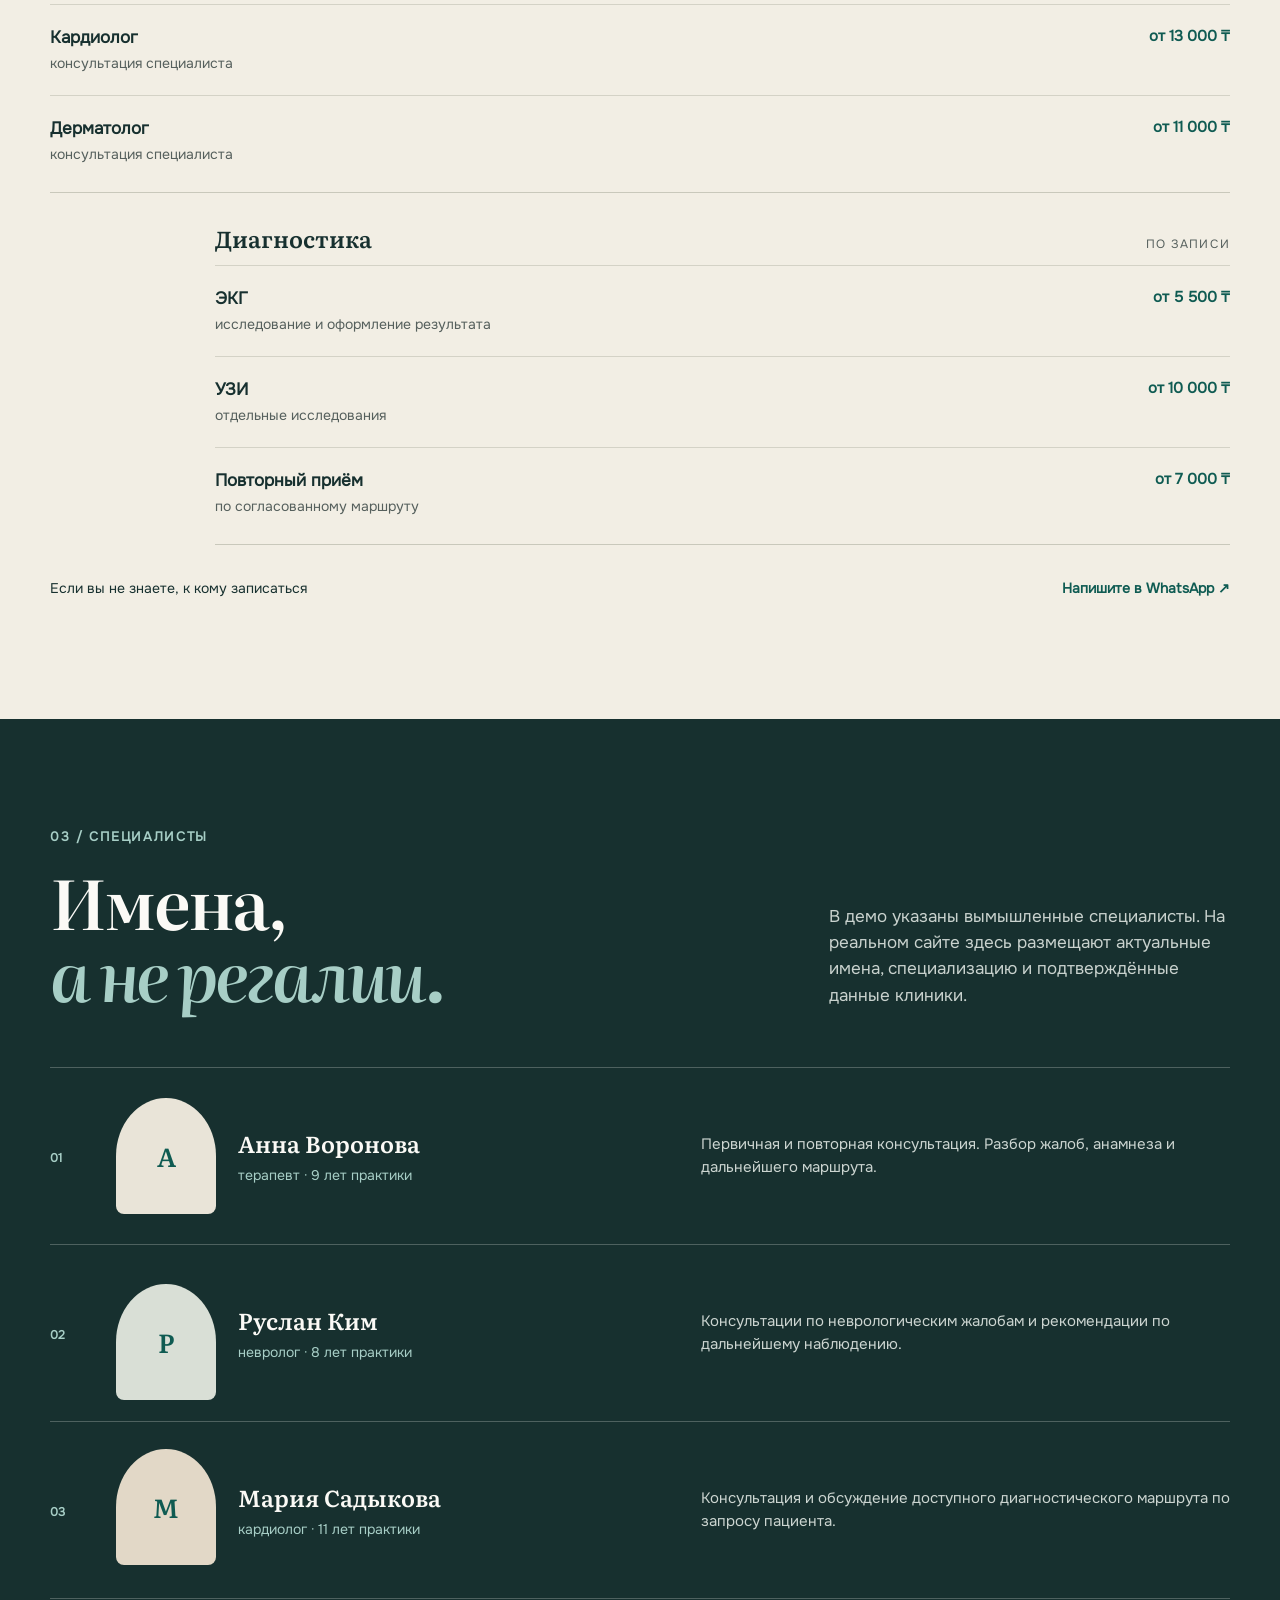
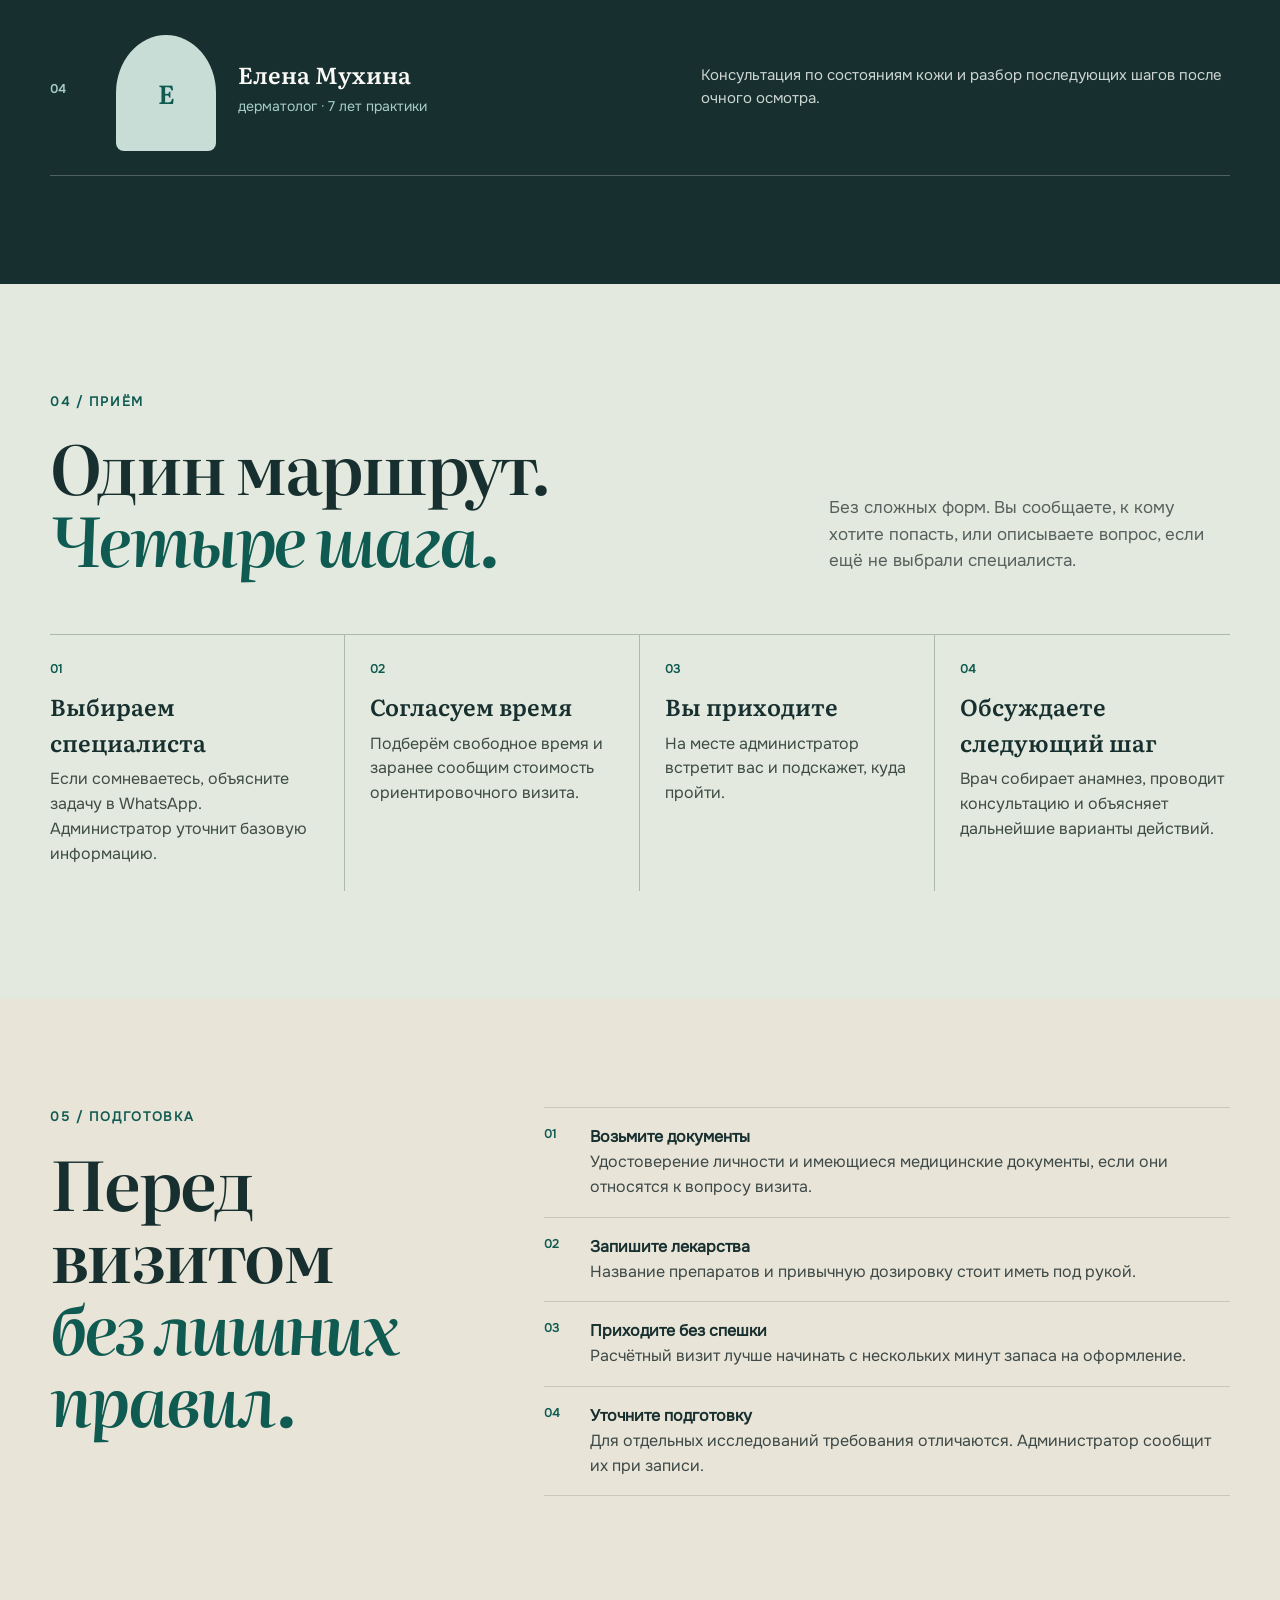
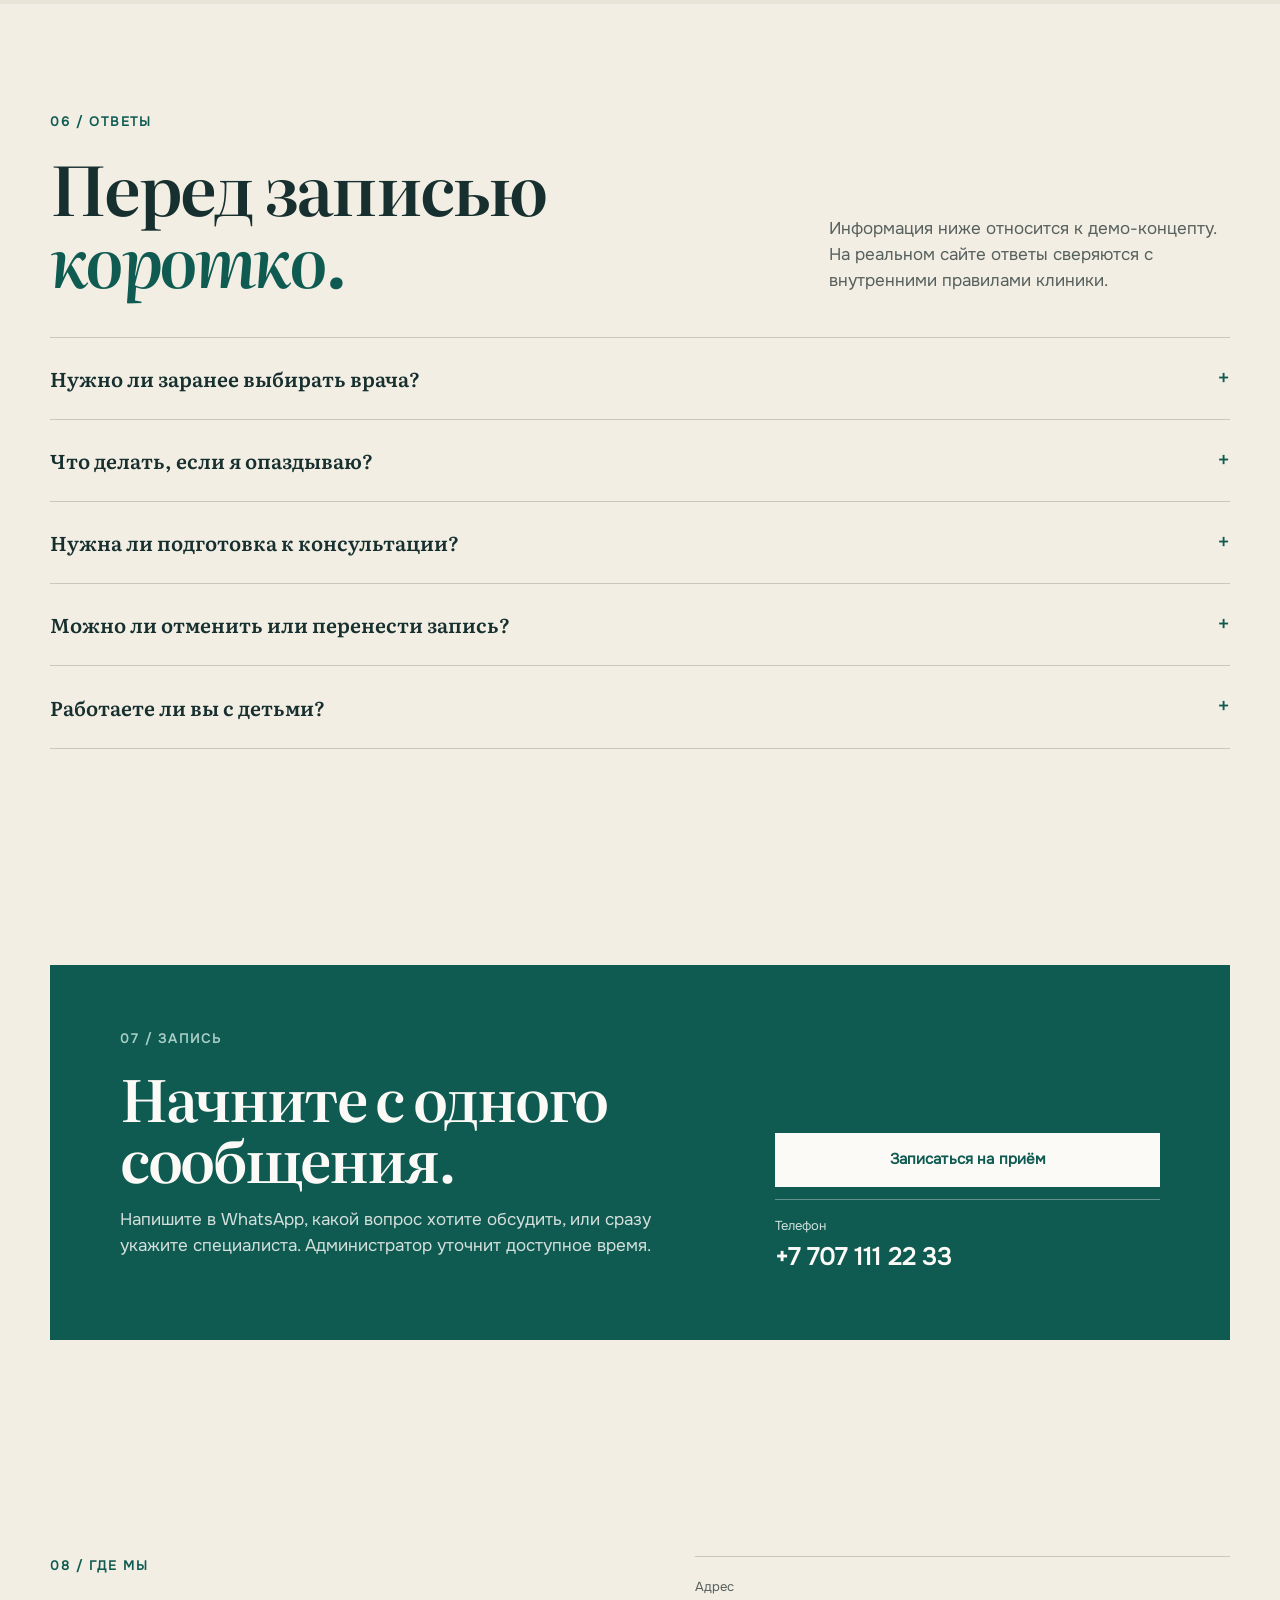
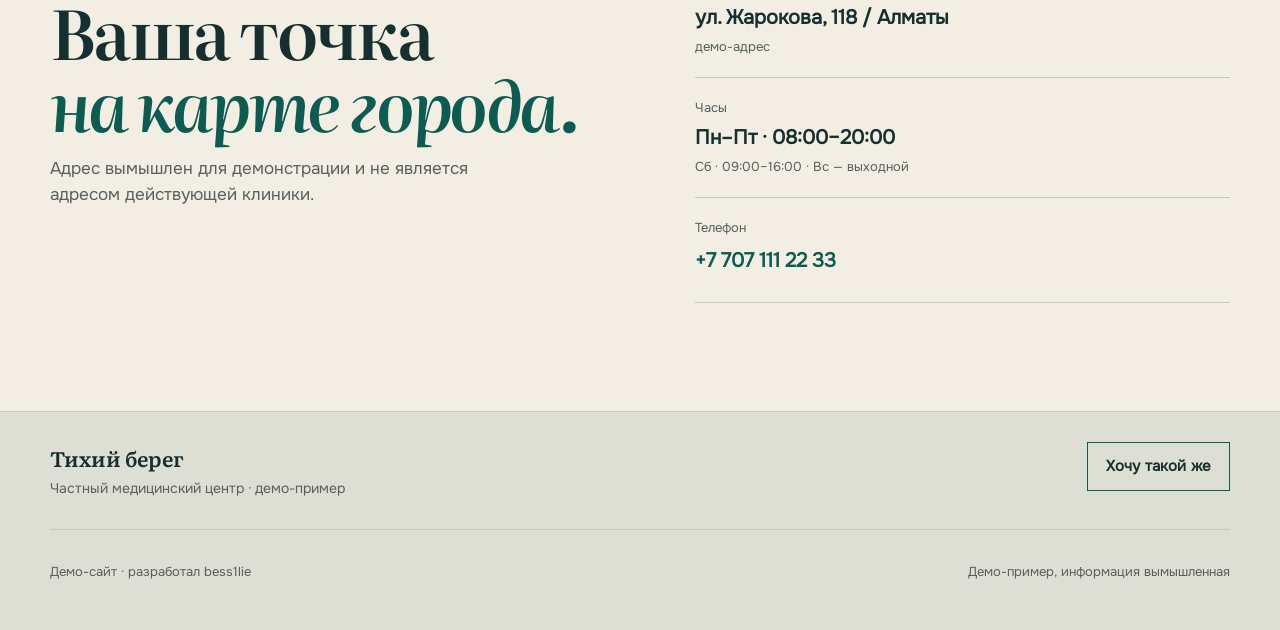
<file: med-demo/index.html>
<!doctype html>
<html lang="ru">
<head>
  <meta charset="utf-8">
  <meta name="viewport" content="width=device-width, initial-scale=1, viewport-fit=cover">
  <title>Тихий берег | Частный медицинский центр</title>
  <meta name="description" content="Тихий берег, частный медицинский центр в Алматы. Несколько специалистов, понятная запись и спокойный маршрут пациента. Демо-пример.">
  <meta name="robots" content="noindex,nofollow">
  <meta property="og:title" content="Тихий берег | Частный медицинский центр">
  <meta property="og:description" content="Понятно, спокойно, без лишнего ожидания. Специалисты, услуги, цены и запись в одном месте. Демо-пример.">
  <meta property="og:type" content="website">
  <link rel="icon" type="image/svg+xml" href="assets/favicon.svg">
  <link rel="stylesheet" href="css/style.css">
</head>
<body>
  <a class="skip" href="#main">К содержанию</a>
  <header class="site-header">
    <div class="shell nav-shell">
      <a class="brand" href="#main" aria-label="Тихий берег, на главную">
        <span class="brand-mark" aria-hidden="true">ТБ</span>
        <span class="brand-name">Тихий берег</span>
      </a>
      <button class="menu-toggle" type="button" aria-expanded="false" aria-controls="site-menu" aria-label="Открыть меню">
        <span></span><span></span>
      </button>
      <nav class="site-menu" id="site-menu" aria-label="Основное меню">
        <a href="#services">Услуги</a>
        <a href="#doctors">Специалисты</a>
        <a href="#visit">Приём</a>
        <a href="#faq">FAQ</a>
        <a class="nav-call" href="tel:+77071112233">+7 707 111 22 33</a>
      </nav>
    </div>
  </header>

  <main id="main">
    <section class="hero" aria-labelledby="hero-title">
      <div class="shell hero-grid">
        <div class="hero-copy">
          <p class="eyebrow">частный медицинский центр · Алматы</p>
          <h1 id="hero-title">Понятно.<br><em>Спокойно.</em><br>Без лишней очереди.</h1>
          <p class="hero-lede">Помогаем разобраться с маршрутом приёма: нужный специалист, время визита, стоимость и подготовка. Без медицинских обещаний и лишней суеты.</p>
          <div class="hero-actions">
            <a class="button button-primary" href="https://wa.me/77071112233?text=Здравствуйте!%20Хочу%20записаться%20на%20приём.">Записаться на приём</a>
            <a class="button button-secondary" href="tel:+77071112233">Позвонить</a>
          </div>
          <p class="demo-line">Демо-пример. Информация и контакты вымышленны.</p>
        </div>
        <div class="hero-figure" aria-hidden="true">
          <div class="hero-orbit orbit-one"></div>
          <div class="hero-orbit orbit-two"></div>
          <div class="hero-card">
            <span class="hero-card-kicker">Маршрут визита</span>
            <strong>специалист<br>→ время<br>→ приём</strong>
            <span class="hero-card-small">информация заранее</span>
          </div>
          <div class="hero-note">01 / спокойно</div>
        </div>
      </div>
    </section>

    <section class="trust-strip" aria-label="Короткая информация">
      <div class="shell trust-grid">
        <div><span>01</span><strong>Понятная запись</strong><small>WhatsApp или звонок</small></div>
        <div><span>02</span><strong>Цена до визита</strong><small>услуги указаны «от»</small></div>
        <div><span>03</span><strong>Без лишнего ожидания</strong><small>время согласуется заранее</small></div>
      </div>
    </section>

    <section class="section services" id="services" aria-labelledby="services-title">
      <div class="shell split-heading">
        <div>
          <p class="section-index">02 / услуги</p>
          <h2 id="services-title">Сначала понятно,<br><em>потом</em> остальное.</h2>
        </div>
        <p class="section-intro">Стоимость ниже указана как ориентир для демо-концепта. Финальная цена зависит от выбранного специалиста и состава визита.</p>
      </div>
      <div class="shell price-board">
        <div class="price-group">
          <div class="price-group-title"><span>Консультации</span><small>основной приём</small></div>
          <div class="price-row"><div><strong>Терапевт</strong><small>первичная консультация</small></div><b>от 9 000 ₸</b></div>
          <div class="price-row"><div><strong>Невролог</strong><small>консультация специалиста</small></div><b>от 12 000 ₸</b></div>
          <div class="price-row"><div><strong>Кардиолог</strong><small>консультация специалиста</small></div><b>от 13 000 ₸</b></div>
          <div class="price-row"><div><strong>Дерматолог</strong><small>консультация специалиста</small></div><b>от 11 000 ₸</b></div>
        </div>
        <div class="price-group price-group-offset">
          <div class="price-group-title"><span>Диагностика</span><small>по записи</small></div>
          <div class="price-row"><div><strong>ЭКГ</strong><small>исследование и оформление результата</small></div><b>от 5 500 ₸</b></div>
          <div class="price-row"><div><strong>УЗИ</strong><small>отдельные исследования</small></div><b>от 10 000 ₸</b></div>
          <div class="price-row"><div><strong>Повторный приём</strong><small>по согласованному маршруту</small></div><b>от 7 000 ₸</b></div>
        </div>
      </div>
      <div class="shell services-foot">
        <span>Если вы не знаете, к кому записаться</span>
        <a href="https://wa.me/77071112233?text=Здравствуйте!%20Подскажите%2C%20к%20какому%20специалисту%20лучше%20записаться.">Напишите в WhatsApp ↗</a>
      </div>
    </section>

    <section class="section doctors" id="doctors" aria-labelledby="doctors-title">
      <div class="shell split-heading">
        <div>
          <p class="section-index">03 / специалисты</p>
          <h2 id="doctors-title">Имена,<br><em>а не регалии.</em></h2>
        </div>
        <p class="section-intro">В демо указаны вымышленные специалисты. На реальном сайте здесь размещают актуальные имена, специализацию и подтверждённые данные клиники.</p>
      </div>
      <div class="shell doctor-list">
        <article class="doctor-row">
          <span class="doctor-number">01</span>
          <div class="doctor-avatar avatar-a" aria-hidden="true"><span>А</span></div>
          <div class="doctor-main"><h3>Анна Воронова</h3><p>терапевт · 9 лет практики</p></div>
          <p class="doctor-detail">Первичная и повторная консультация. Разбор жалоб, анамнеза и дальнейшего маршрута.</p>
        </article>
        <article class="doctor-row">
          <span class="doctor-number">02</span>
          <div class="doctor-avatar avatar-b" aria-hidden="true"><span>Р</span></div>
          <div class="doctor-main"><h3>Руслан Ким</h3><p>невролог · 8 лет практики</p></div>
          <p class="doctor-detail">Консультации по неврологическим жалобам и рекомендации по дальнейшему наблюдению.</p>
        </article>
        <article class="doctor-row">
          <span class="doctor-number">03</span>
          <div class="doctor-avatar avatar-c" aria-hidden="true"><span>М</span></div>
          <div class="doctor-main"><h3>Мария Садыкова</h3><p>кардиолог · 11 лет практики</p></div>
          <p class="doctor-detail">Консультация и обсуждение доступного диагностического маршрута по запросу пациента.</p>
        </article>
        <article class="doctor-row">
          <span class="doctor-number">04</span>
          <div class="doctor-avatar avatar-d" aria-hidden="true"><span>Е</span></div>
          <div class="doctor-main"><h3>Елена Мухина</h3><p>дерматолог · 7 лет практики</p></div>
          <p class="doctor-detail">Консультация по состояниям кожи и разбор последующих шагов после очного осмотра.</p>
        </article>
      </div>
    </section>

    <section class="section visit" id="visit" aria-labelledby="visit-title">
      <div class="shell split-heading visit-head">
        <div>
          <p class="section-index">04 / приём</p>
          <h2 id="visit-title">Один маршрут.<br><em>Четыре шага.</em></h2>
        </div>
        <p class="section-intro">Без сложных форм. Вы сообщаете, к кому хотите попасть, или описываете вопрос, если ещё не выбрали специалиста.</p>
      </div>
      <div class="shell steps">
        <div class="step"><span>01</span><h3>Выбираем специалиста</h3><p>Если сомневаетесь, объясните задачу в WhatsApp. Администратор уточнит базовую информацию.</p></div>
        <div class="step"><span>02</span><h3>Согласуем время</h3><p>Подберём свободное время и заранее сообщим стоимость ориентировочного визита.</p></div>
        <div class="step"><span>03</span><h3>Вы приходите</h3><p>На месте администратор встретит вас и подскажет, куда пройти.</p></div>
        <div class="step"><span>04</span><h3>Обсуждаете следующий шаг</h3><p>Врач собирает анамнез, проводит консультацию и объясняет дальнейшие варианты действий.</p></div>
      </div>
    </section>

    <section class="section prep" aria-labelledby="prep-title">
      <div class="shell prep-grid">
        <div>
          <p class="section-index">05 / подготовка</p>
          <h2 id="prep-title">Перед визитом<br><em>без лишних правил.</em></h2>
        </div>
        <div class="prep-list">
          <div><span>01</span><p><strong>Возьмите документы</strong><br>Удостоверение личности и имеющиеся медицинские документы, если они относятся к вопросу визита.</p></div>
          <div><span>02</span><p><strong>Запишите лекарства</strong><br>Название препаратов и привычную дозировку стоит иметь под рукой.</p></div>
          <div><span>03</span><p><strong>Приходите без спешки</strong><br>Расчётный визит лучше начинать с нескольких минут запаса на оформление.</p></div>
          <div><span>04</span><p><strong>Уточните подготовку</strong><br>Для отдельных исследований требования отличаются. Администратор сообщит их при записи.</p></div>
        </div>
      </div>
    </section>

    <section class="section faq" id="faq" aria-labelledby="faq-title">
      <div class="shell split-heading">
        <div>
          <p class="section-index">06 / ответы</p>
          <h2 id="faq-title">Перед записью<br><em>коротко.</em></h2>
        </div>
        <p class="section-intro">Информация ниже относится к демо-концепту. На реальном сайте ответы сверяются с внутренними правилами клиники.</p>
      </div>
      <div class="shell faq-list">
        <details><summary>Нужно ли заранее выбирать врача?</summary><p>Нет. Напишите, с чем вы обращаетесь, и администратор подскажет подходящее направление. Окончательное решение о медицинском маршруте принимает врач после консультации.</p></details>
        <details><summary>Что делать, если я опаздываю?</summary><p>Позвоните или напишите заранее. Если задержка влияет на расписание, администратор предложит доступный вариант.</p></details>
        <details><summary>Нужна ли подготовка к консультации?</summary><p>Для обычной консультации специальная подготовка не требуется. Возьмите документы и список препаратов. Для диагностики условия уточняются отдельно.</p></details>
        <details><summary>Можно ли отменить или перенести запись?</summary><p>Да. Сообщите об изменении времени заранее, чтобы администратор успел освободить слот и предложить другой.</p></details>
        <details><summary>Работаете ли вы с детьми?</summary><p>Детские приёмы в этом демо не предусмотрены. Для реального сайта перечень возрастных групп указывает сама клиника.</p></details>
      </div>
    </section>

    <section class="section booking" id="booking" aria-labelledby="booking-title">
      <div class="shell booking-box">
        <div>
          <p class="section-index">07 / запись</p>
          <h2 id="booking-title">Начните с одного<br>сообщения.</h2>
          <p>Напишите в WhatsApp, какой вопрос хотите обсудить, или сразу укажите специалиста. Администратор уточнит доступное время.</p>
        </div>
        <div class="booking-actions">
          <a class="button button-primary large" href="https://wa.me/77071112233?text=Здравствуйте!%20Хочу%20записаться%20на%20приём.">Записаться на приём</a>
          <a class="phone" href="tel:+77071112233"><span>Телефон</span><strong>+7 707 111 22 33</strong></a>
        </div>
      </div>
    </section>

    <section class="section contact" id="contact" aria-labelledby="contact-title">
      <div class="shell contact-grid">
        <div>
          <p class="section-index">08 / где мы</p>
          <h2 id="contact-title">Ваша точка<br><em>на карте города.</em></h2>
          <p class="contact-demo">Адрес вымышлен для демонстрации и не является адресом действующей клиники.</p>
        </div>
        <div class="contact-info">
          <div class="contact-item"><span>Адрес</span><strong>ул. Жарокова, 118 / Алматы</strong><small>демо-адрес</small></div>
          <div class="contact-item"><span>Часы</span><strong>Пн–Пт · 08:00–20:00</strong><small>Сб · 09:00–16:00 · Вс — выходной</small></div>
          <div class="contact-item"><span>Телефон</span><a href="tel:+77071112233"><strong>+7 707 111 22 33</strong></a></div>
        </div>
      </div>
    </section>
  </main>

  <footer class="site-footer">
    <div class="shell footer-top">
      <div><strong>Тихий берег</strong><span>Частный медицинский центр · демо-пример</span></div>
      <a class="button button-secondary" href="https://wa.me/77071112233?text=Здравствуйте!%20Хочу%20такой%20же%20сайт.">Хочу такой же</a>
    </div>
    <div class="shell footer-bottom">
      <span>Демо-сайт · разработал bess1lie</span>
      <span>Демо-пример, информация вымышленная</span>
    </div>
  </footer>

  <div class="mobile-bar" aria-label="Связаться с клиникой">
    <a href="tel:+77071112233">Позвонить</a>
    <a href="https://wa.me/77071112233?text=Здравствуйте!%20Хочу%20записаться%20на%20приём.">WhatsApp</a>
  </div>
  <script src="js/main.js" defer></script>
</body>
</html>
</file>
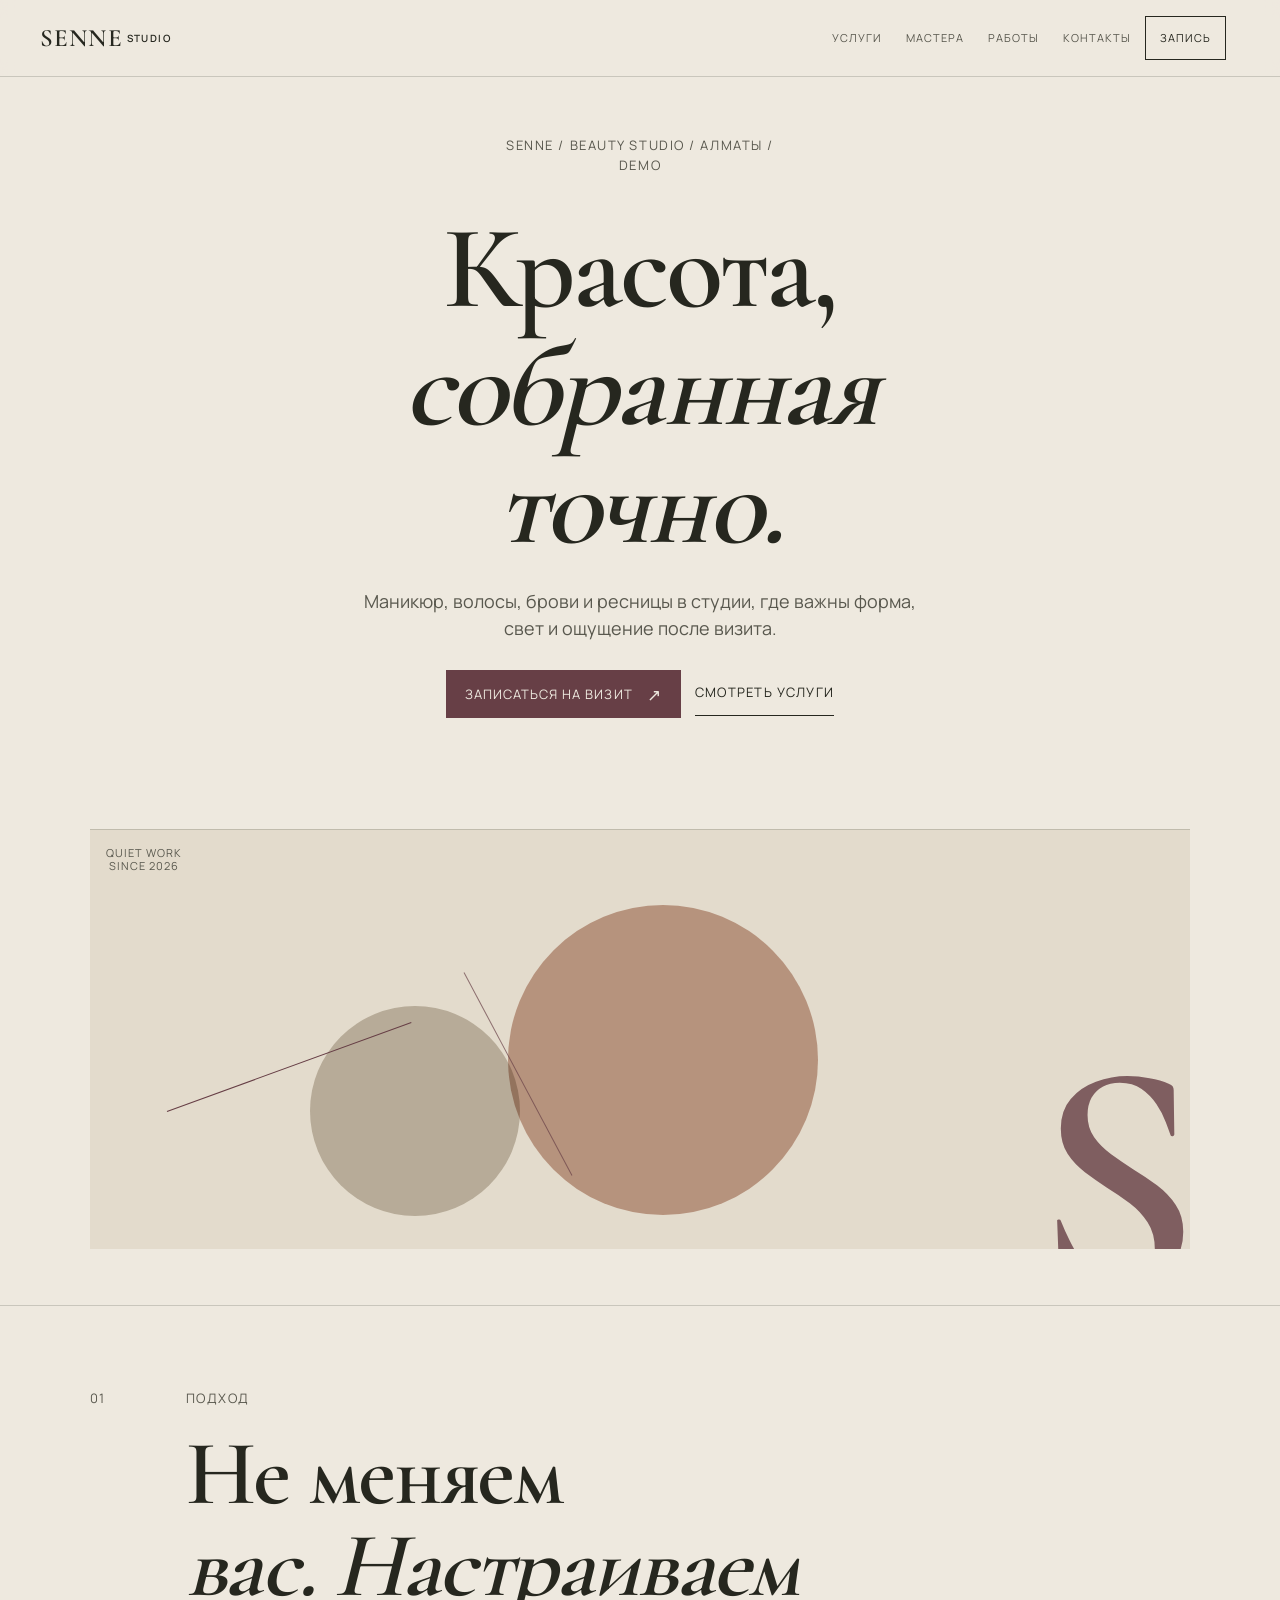
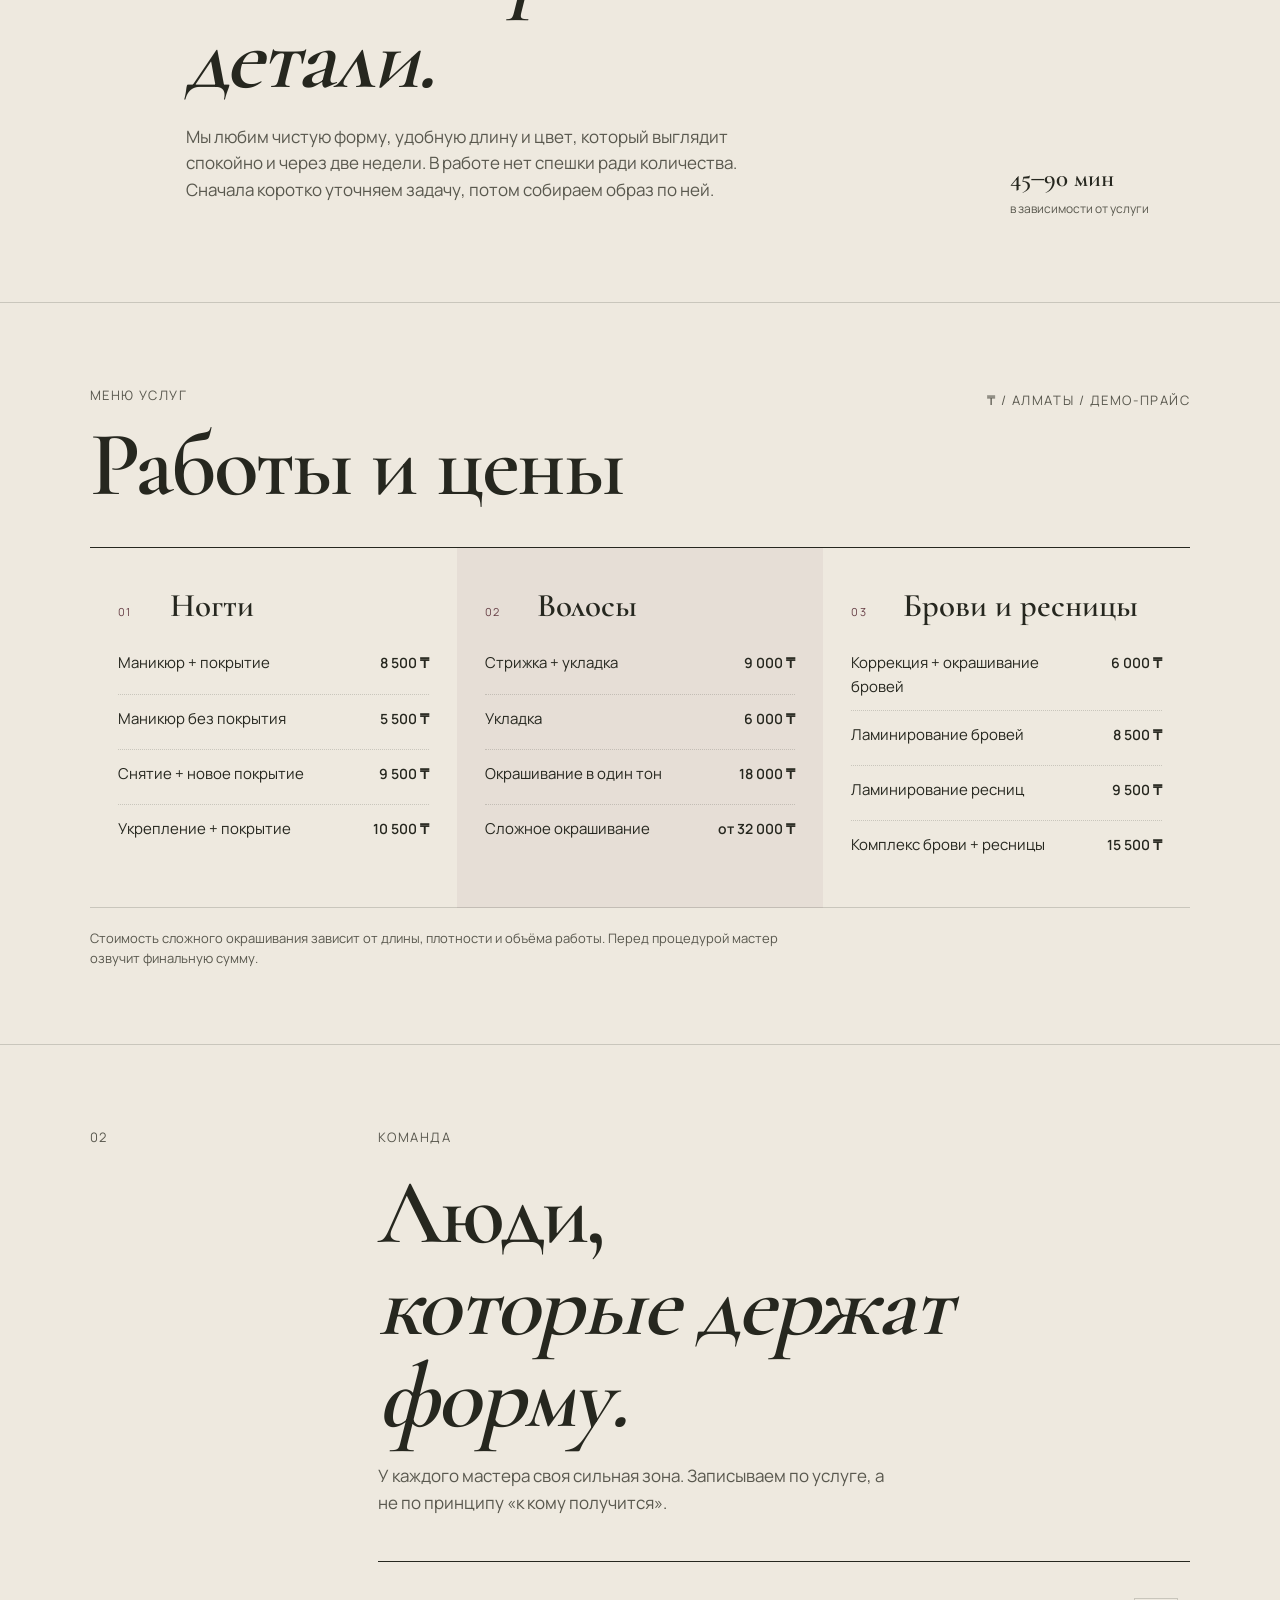
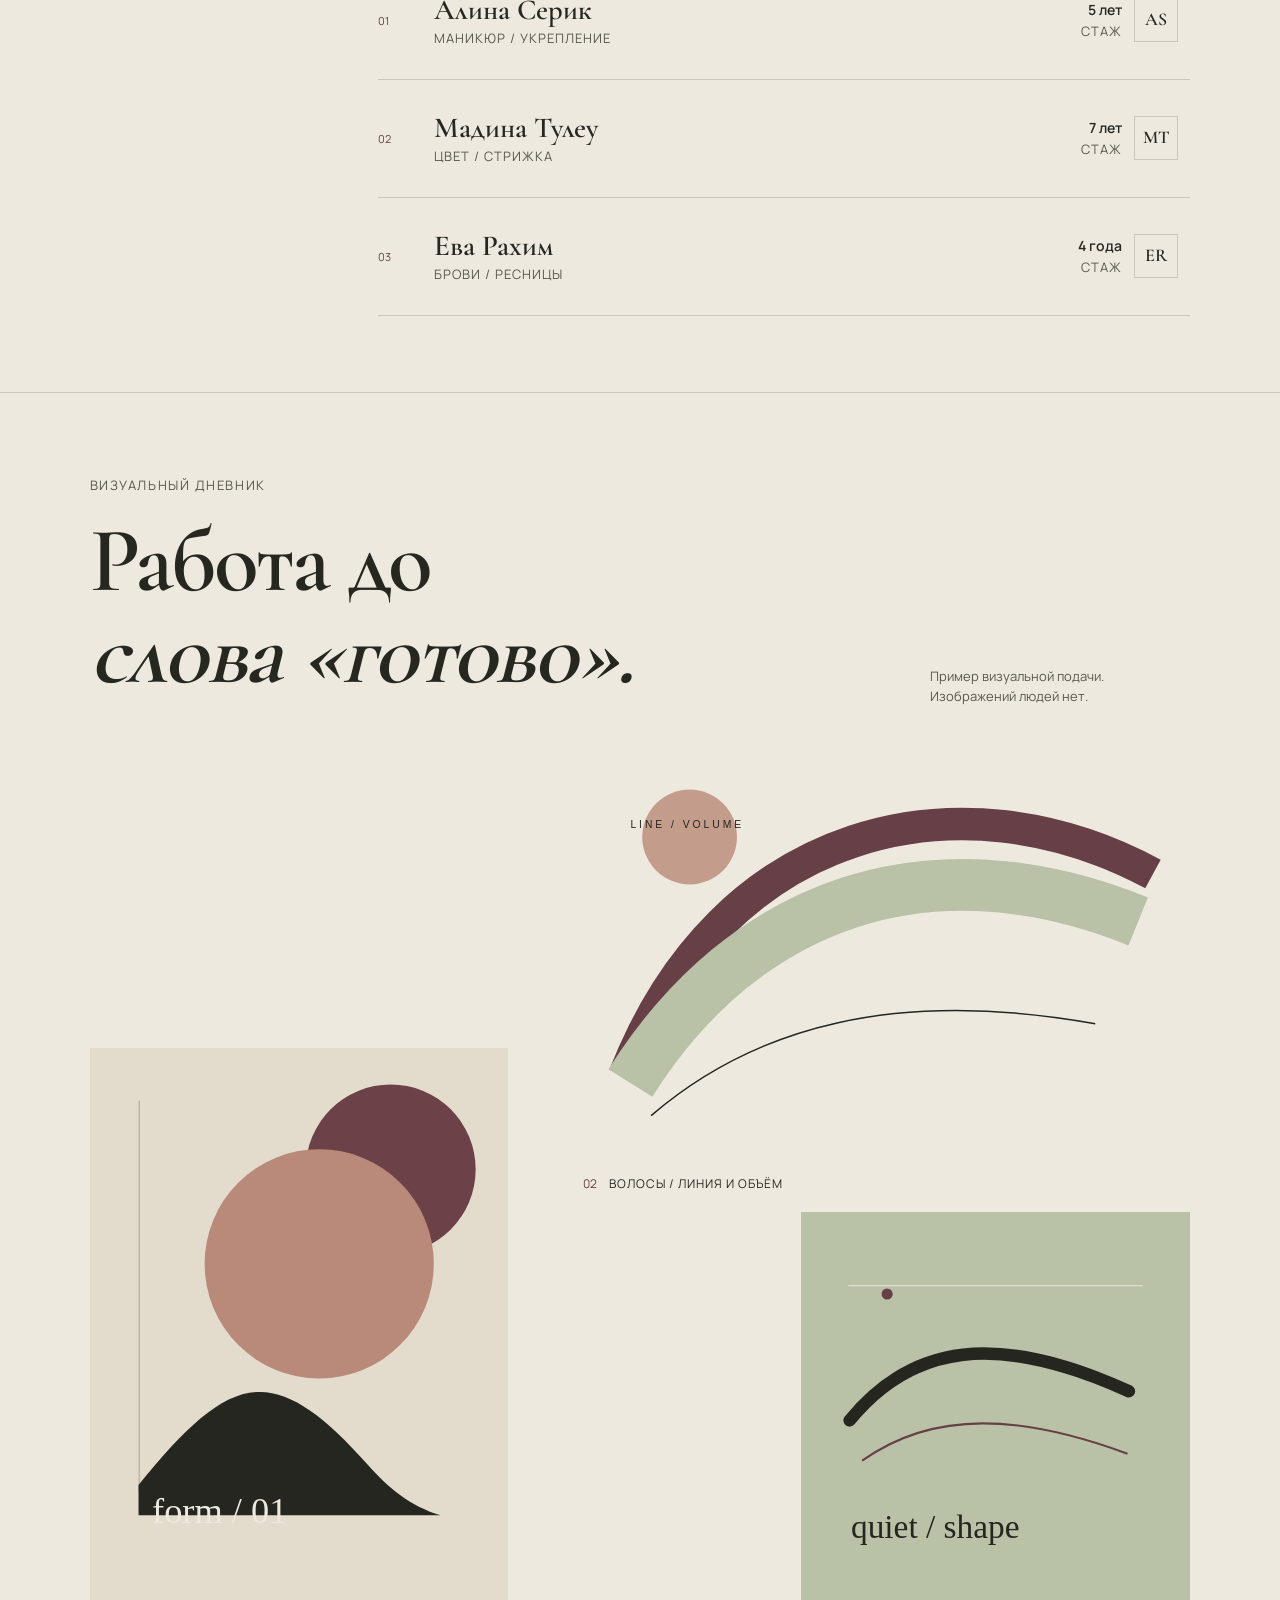
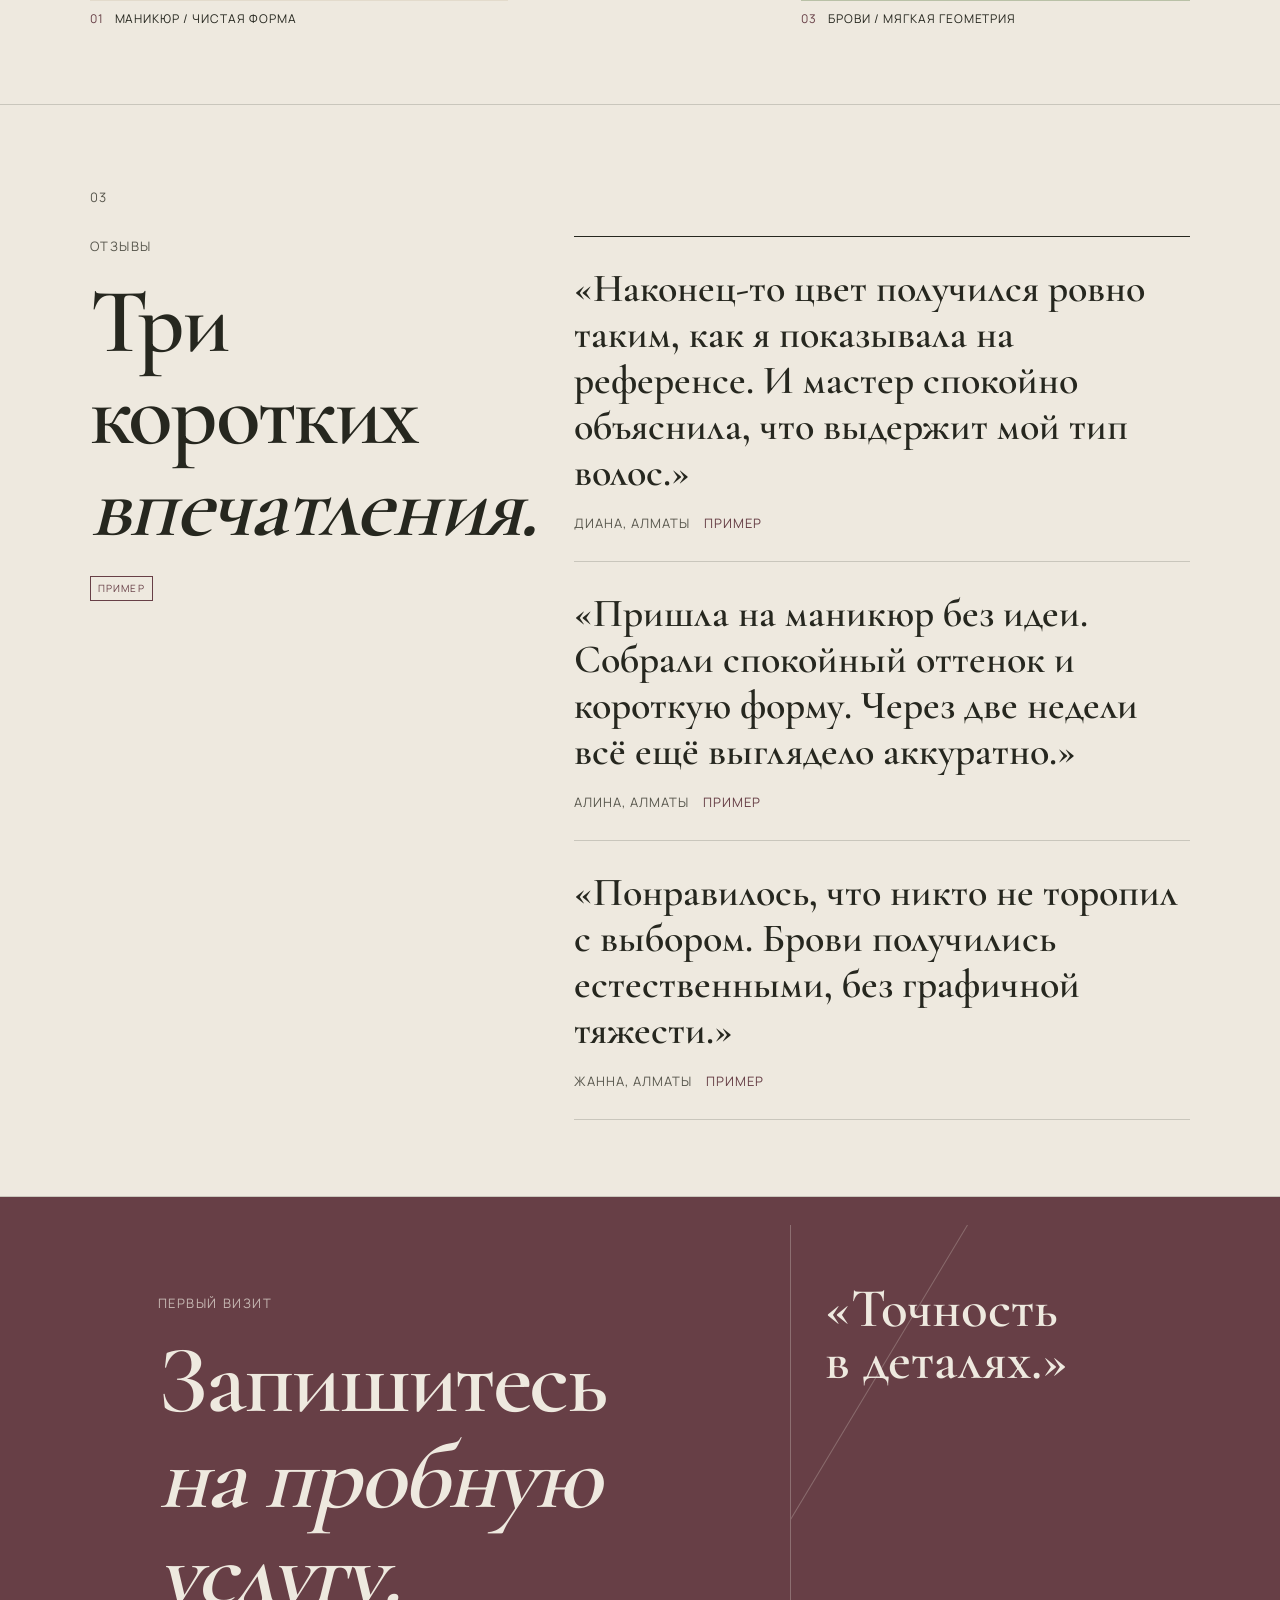
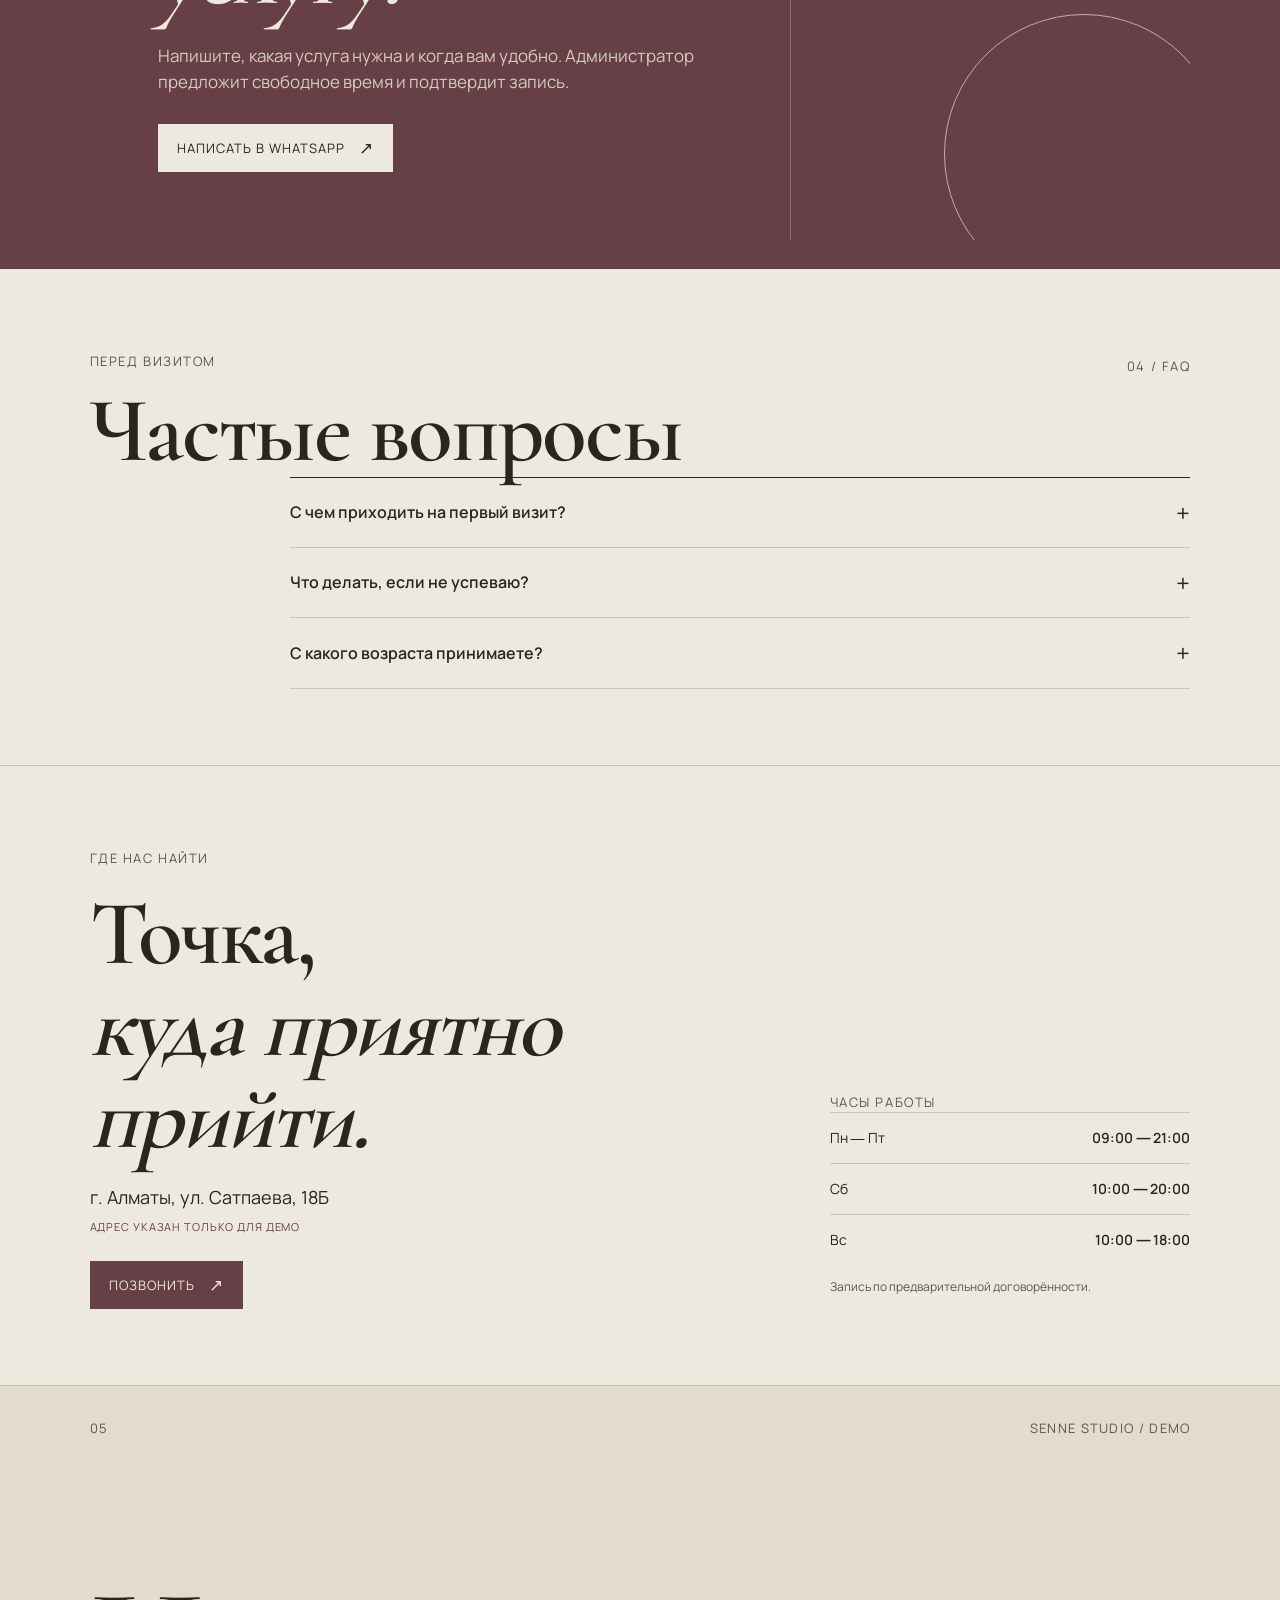
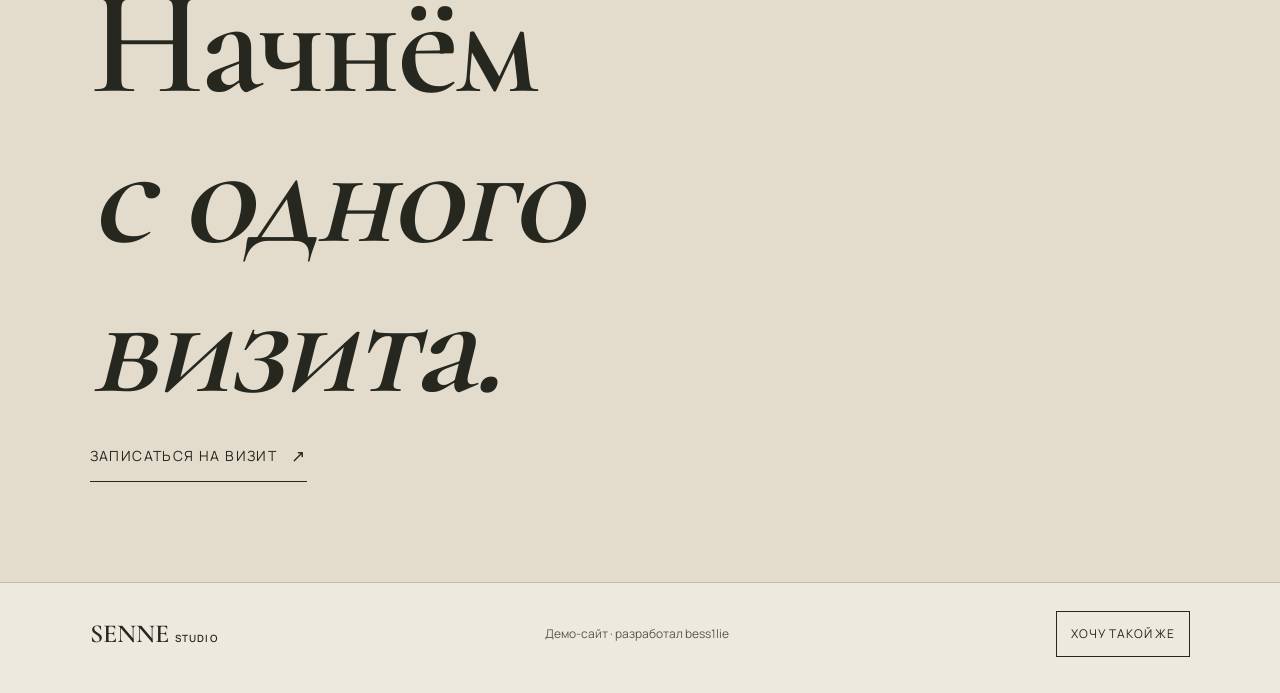
<file: salon-demo/index.html>
<!doctype html>
<html lang="ru">
<head>
  <meta charset="utf-8">
  <meta name="viewport" content="width=device-width, initial-scale=1, viewport-fit=cover">
  <meta name="robots" content="noindex,nofollow">
  <meta name="description" content="SENNE studio. Маникюр, волосы, брови и ресницы в тёплом редакционном пространстве. Демо-сайт.">
  <meta property="og:title" content="SENNE studio — бьюти-студия">
  <meta property="og:description" content="Маникюр, волосы, брови и ресницы. Спокойный сервис, точная работа, запись в WhatsApp. Демо-сайт.">
  <meta property="og:type" content="website">
  <meta property="og:url" content="./">
  <link rel="icon" href="./assets/favicon.svg" type="image/svg+xml">
  <link rel="preload" href="./fonts/cormorant-garamond-cyrillic-600.woff2" as="font" type="font/woff2" crossorigin>
  <link rel="preload" href="./fonts/manrope-cyrillic-400.woff2" as="font" type="font/woff2" crossorigin>
  <link rel="stylesheet" href="./css/style.css">
  <title>SENNE studio — бьюти-студия</title>
</head>
<body>
  <a class="skip-link" href="#main">К содержанию</a>

  <header class="site-header">
    <div class="nav-wrap">
      <a class="wordmark" href="#main" aria-label="SENNE studio, начало страницы">SENNE <span>studio</span></a>
      <nav class="desktop-nav" aria-label="Основная навигация">
        <a href="#services">услуги</a>
        <a href="#masters">мастера</a>
        <a href="#gallery">работы</a>
        <a href="#visit">контакты</a>
      </nav>
      <a class="header-cta" data-wa-link href="https://wa.me/77071112233?text=%D0%97%D0%B4%D1%80%D0%B0%D0%B2%D1%81%D1%82%D0%B2%D1%83%D0%B9%D1%82%D0%B5%21%20%D0%A5%D0%BE%D1%87%D1%83%20%D0%B7%D0%B0%D0%BF%D0%B8%D1%81%D0%B0%D1%82%D1%8C%D1%81%D1%8F%20%D0%BD%D0%B0%20%D0%B2%D0%B8%D0%B7%D0%B8%D1%82" target="_blank" rel="noopener">Запись</a>
      <button class="menu-toggle" type="button" aria-expanded="false" aria-controls="mobile-menu" aria-label="Открыть меню">
        <span></span><span></span>
      </button>
    </div>
    <div class="mobile-menu" id="mobile-menu" hidden>
      <nav aria-label="Мобильная навигация">
        <a href="#services">услуги <span>01</span></a>
        <a href="#masters">мастера <span>02</span></a>
        <a href="#gallery">работы <span>03</span></a>
        <a href="#visit">контакты <span>04</span></a>
      </nav>
      <a class="menu-book" data-wa-link href="https://wa.me/77071112233?text=%D0%97%D0%B4%D1%80%D0%B0%D0%B2%D1%81%D1%82%D0%B2%D1%83%D0%B9%D1%82%D0%B5%21%20%D0%A5%D0%BE%D1%87%D1%83%20%D0%B7%D0%B0%D0%BF%D0%B8%D1%81%D0%B0%D1%82%D1%8C%D1%81%D1%8F%20%D0%BD%D0%B0%20%D0%B2%D0%B8%D0%B7%D0%B8%D1%82" target="_blank" rel="noopener">Записаться на услугу</a>
    </div>
  </header>

  <main id="main">
    <section class="hero section-rule" aria-labelledby="hero-title">
      <div class="hero-copy">
        <p class="eyebrow">SENNE / beauty studio / Алматы / demo</p>
        <h1 id="hero-title">Красота,<br><em>собранная точно.</em></h1>
        <p class="hero-lede">Маникюр, волосы, брови и ресницы в студии, где важны форма, свет и ощущение после визита.</p>
        <div class="hero-actions">
          <a class="button button-accent" data-wa-link href="https://wa.me/77071112233?text=%D0%97%D0%B4%D1%80%D0%B0%D0%B2%D1%81%D1%82%D0%B2%D1%83%D0%B9%D1%82%D0%B5%21%20%D0%A5%D0%BE%D1%87%D1%83%20%D0%B7%D0%B0%D0%BF%D0%B8%D1%81%D0%B0%D1%82%D1%8C%D1%81%D1%8F%20%D0%BD%D0%B0%20%D0%B2%D0%B8%D0%B7%D0%B8%D1%82" target="_blank" rel="noopener">Записаться на визит <span>↗</span></a>
          <a class="text-link" href="#services">смотреть услуги</a>
        </div>
      </div>
      <div class="hero-art" aria-hidden="true">
        <div class="hero-art-label">quiet work<br>since 2026</div>
        <div class="orb orb-one"></div>
        <div class="orb orb-two"></div>
        <div class="line line-one"></div>
        <div class="line line-two"></div>
        <div class="hero-art-word">S</div>
      </div>
    </section>

    <section class="manifesto section-rule" aria-labelledby="manifesto-title">
      <div class="section-index">01</div>
      <div class="manifesto-body">
        <p class="section-kicker">Подход</p>
        <h2 id="manifesto-title">Не меняем<br><em>вас. Настраиваем детали.</em></h2>
        <p>Мы любим чистую форму, удобную длину и цвет, который выглядит спокойно и через две недели. В работе нет спешки ради количества. Сначала коротко уточняем задачу, потом собираем образ по ней.</p>
      </div>
      <div class="manifesto-note">45–90 мин<br><span>в зависимости от услуги</span></div>
    </section>

    <section class="services section-rule" id="services" aria-labelledby="services-title">
      <div class="section-head">
        <div>
          <p class="section-kicker">Меню услуг</p>
          <h2 id="services-title">Работы и цены</h2>
        </div>
        <p class="section-meta">₸ / Алматы / демо-прайс</p>
      </div>

      <div class="price-menu">
        <article class="price-group">
          <div class="price-heading"><span>01</span><h3>Ногти</h3></div>
          <ul>
            <li><span>Маникюр + покрытие</span><strong>8 500 ₸</strong></li>
            <li><span>Маникюр без покрытия</span><strong>5 500 ₸</strong></li>
            <li><span>Снятие + новое покрытие</span><strong>9 500 ₸</strong></li>
            <li><span>Укрепление + покрытие</span><strong>10 500 ₸</strong></li>
          </ul>
        </article>
        <article class="price-group price-group-offset">
          <div class="price-heading"><span>02</span><h3>Волосы</h3></div>
          <ul>
            <li><span>Стрижка + укладка</span><strong>9 000 ₸</strong></li>
            <li><span>Укладка</span><strong>6 000 ₸</strong></li>
            <li><span>Окрашивание в один тон</span><strong>18 000 ₸</strong></li>
            <li><span>Сложное окрашивание</span><strong>от 32 000 ₸</strong></li>
          </ul>
        </article>
        <article class="price-group">
          <div class="price-heading"><span>03</span><h3>Брови и ресницы</h3></div>
          <ul>
            <li><span>Коррекция + окрашивание бровей</span><strong>6 000 ₸</strong></li>
            <li><span>Ламинирование бровей</span><strong>8 500 ₸</strong></li>
            <li><span>Ламинирование ресниц</span><strong>9 500 ₸</strong></li>
            <li><span>Комплекс брови + ресницы</span><strong>15 500 ₸</strong></li>
          </ul>
        </article>
      </div>
      <p class="price-footnote">Стоимость сложного окрашивания зависит от длины, плотности и объёма работы. Перед процедурой мастер озвучит финальную сумму.</p>
    </section>

    <section class="masters section-rule" id="masters" aria-labelledby="masters-title">
      <div class="section-index">02</div>
      <div class="masters-intro">
        <p class="section-kicker">Команда</p>
        <h2 id="masters-title">Люди,<br><em>которые держат форму.</em></h2>
        <p>У каждого мастера своя сильная зона. Записываем по услуге, а не по принципу «к кому получится».</p>
      </div>
      <div class="master-list">
        <article class="master-row">
          <div class="master-num">01</div>
          <div class="master-name"><h3>Алина Серик</h3><p>маникюр / укрепление</p></div>
          <div class="master-fact"><strong>5 лет</strong><span>стаж</span></div>
          <div class="master-mark" aria-hidden="true">AS</div>
        </article>
        <article class="master-row">
          <div class="master-num">02</div>
          <div class="master-name"><h3>Мадина Тулеу</h3><p>цвет / стрижка</p></div>
          <div class="master-fact"><strong>7 лет</strong><span>стаж</span></div>
          <div class="master-mark" aria-hidden="true">MT</div>
        </article>
        <article class="master-row">
          <div class="master-num">03</div>
          <div class="master-name"><h3>Ева Рахим</h3><p>брови / ресницы</p></div>
          <div class="master-fact"><strong>4 года</strong><span>стаж</span></div>
          <div class="master-mark" aria-hidden="true">ER</div>
        </article>
      </div>
    </section>

    <section class="gallery section-rule" id="gallery" aria-labelledby="gallery-title">
      <div class="gallery-head">
        <div>
          <p class="section-kicker">Визуальный дневник</p>
          <h2 id="gallery-title">Работа до<br><em>слова «готово».</em></h2>
        </div>
        <p>Пример визуальной подачи. Изображений людей нет.</p>
      </div>
      <div class="gallery-grid">
        <figure class="gallery-item gallery-item-tall">
          <img src="./assets/work-nails.svg" width="620" height="820" loading="lazy" decoding="async" alt="Абстрактная композиция в оттенках молочного и терракоты, пример маникюра">
          <figcaption><span>01</span> маникюр / чистая форма</figcaption>
        </figure>
        <figure class="gallery-item gallery-item-wide">
          <img src="./assets/work-hair.svg" width="820" height="560" loading="lazy" decoding="async" alt="Абстрактная композиция с графичными линиями, пример работы с волосами">
          <figcaption><span>02</span> волосы / линия и объём</figcaption>
        </figure>
        <figure class="gallery-item gallery-item-small">
          <img src="./assets/work-brows.svg" width="560" height="560" loading="lazy" decoding="async" alt="Абстрактная композиция с тонкими дугами, пример оформления бровей и ресниц">
          <figcaption><span>03</span> брови / мягкая геометрия</figcaption>
        </figure>
      </div>
    </section>

    <section class="reviews section-rule" aria-labelledby="reviews-title">
      <div class="section-index">03</div>
      <div class="reviews-title">
        <p class="section-kicker">Отзывы</p>
        <h2 id="reviews-title">Три коротких<br><em>впечатления.</em></h2>
        <span class="example-label">пример</span>
      </div>
      <div class="review-list">
        <blockquote><p>«Наконец-то цвет получился ровно таким, как я показывала на референсе. И мастер спокойно объяснила, что выдержит мой тип волос.»</p><footer>Диана, Алматы <span>пример</span></footer></blockquote>
        <blockquote><p>«Пришла на маникюр без идеи. Собрали спокойный оттенок и короткую форму. Через две недели всё ещё выглядело аккуратно.»</p><footer>Алина, Алматы <span>пример</span></footer></blockquote>
        <blockquote><p>«Понравилось, что никто не торопил с выбором. Брови получились естественными, без графичной тяжести.»</p><footer>Жанна, Алматы <span>пример</span></footer></blockquote>
      </div>
    </section>

    <section class="booking section-rule" id="booking" aria-labelledby="booking-title">
      <div class="booking-panel">
        <p class="section-kicker">Первый визит</p>
        <h2 id="booking-title">Запишитесь<br><em>на пробную услугу.</em></h2>
        <p>Напишите, какая услуга нужна и когда вам удобно. Администратор предложит свободное время и подтвердит запись.</p>
        <a class="button button-dark" data-wa-link href="https://wa.me/77071112233?text=%D0%97%D0%B4%D1%80%D0%B0%D0%B2%D1%81%D1%82%D0%B2%D1%83%D0%B9%D1%82%D0%B5%21%20%D0%A5%D0%BE%D1%87%D1%83%20%D0%B7%D0%B0%D0%BF%D0%B8%D1%81%D0%B0%D1%82%D1%8C%D1%81%D1%8F%20%D0%BD%D0%B0%20%D0%B2%D0%B8%D0%B7%D0%B8%D1%82" target="_blank" rel="noopener">Написать в WhatsApp <span>↗</span></a>
      </div>
      <div class="booking-side" aria-hidden="true">
        <div class="booking-quote">«Точность<br>в деталях.»</div>
        <div class="booking-line"></div>
        <div class="booking-circle"></div>
      </div>
    </section>

    <section class="faq section-rule" aria-labelledby="faq-title">
      <div class="section-head">
        <div>
          <p class="section-kicker">Перед визитом</p>
          <h2 id="faq-title">Частые вопросы</h2>
        </div>
        <p class="section-meta">04 / FAQ</p>
      </div>
      <div class="faq-list">
        <details>
          <summary>С чем приходить на первый визит?<span>+</span></summary>
          <p>Приходите без специальных средств и без обязательной подготовки. Для окрашивания волос желательно прийти с сухими волосами, если администратор не сказал иначе.</p>
        </details>
        <details>
          <summary>Что делать, если не успеваю?<span>+</span></summary>
          <p>Предупредите минимум за 4 часа. Мы перенесём запись на удобное время. При поздней отмене просим подтвердить новую запись заранее.</p>
        </details>
        <details>
          <summary>С какого возраста принимаете?<span>+</span></summary>
          <p>С 16 лет. Для гостей младше 18 лет отдельные процедуры обсуждаются с администратором до записи.</p>
        </details>
      </div>
    </section>

    <section class="visit section-rule" id="visit" aria-labelledby="visit-title">
      <div class="visit-main">
        <p class="section-kicker">Где нас найти</p>
        <h2 id="visit-title">Точка,<br><em>куда приятно прийти.</em></h2>
        <p class="demo-address">г. Алматы, ул. Сатпаева, 18Б<br><span>адрес указан только для демо</span></p>
        <a class="button button-accent" href="tel:+77071112233">Позвонить <span>↗</span></a>
      </div>
      <div class="hours-block">
        <p class="section-kicker">Часы работы</p>
        <div class="hours-row"><span>Пн — Пт</span><strong>09:00 — 21:00</strong></div>
        <div class="hours-row"><span>Сб</span><strong>10:00 — 20:00</strong></div>
        <div class="hours-row"><span>Вс</span><strong>10:00 — 18:00</strong></div>
        <p class="hours-note">Запись по предварительной договорённости.</p>
      </div>
    </section>

    <section class="final-cta section-rule" aria-labelledby="final-title">
      <div class="final-cta-top"><span>05</span><span>SENNE studio / demo</span></div>
      <h2 id="final-title">Начнём<br><em>с одного визита.</em></h2>
      <a class="final-link" data-wa-link href="https://wa.me/77071112233?text=%D0%97%D0%B4%D1%80%D0%B0%D0%B2%D1%81%D1%82%D0%B2%D1%83%D0%B9%D1%82%D0%B5%21%20%D0%A5%D0%BE%D1%87%D1%83%20%D0%B7%D0%B0%D0%BF%D0%B8%D1%81%D0%B0%D1%82%D1%8C%D1%81%D1%8F%20%D0%BD%D0%B0%20%D0%B2%D0%B8%D0%B7%D0%B8%D1%82" target="_blank" rel="noopener">Записаться на визит <span>↗</span></a>
    </section>
  </main>

  <footer class="site-footer">
    <div class="footer-brand">SENNE <span>studio</span></div>
    <div class="footer-copy">Демо-сайт · разработал bess1lie</div>
    <a class="footer-button" data-wa-link href="https://wa.me/77071112233?text=%D0%B2%D0%B8%D0%B7%D0%B8%D1%82" target="_blank" rel="noopener">Хочу такой же</a>
  </footer>

  <div class="mobile-bar" aria-label="Быстрые действия">
    <a href="tel:+77071112233">Позвонить</a>
    <a class="mobile-bar-wa" data-wa-link href="https://wa.me/77071112233?text=%D0%97%D0%B4%D1%80%D0%B0%D0%B2%D1%81%D1%82%D0%B2%D1%83%D0%B9%D1%82%D0%B5%21%20%D0%A5%D0%BE%D1%87%D1%83%20%D0%B7%D0%B0%D0%BF%D0%B8%D1%81%D0%B0%D1%82%D1%8C%D1%81%D1%8F%20%D0%BD%D0%B0%20%D0%B2%D0%B8%D0%B7%D0%B8%D1%82" target="_blank" rel="noopener">WhatsApp</a>
  </div>

  <script src="./js/main.js" defer></script>
</body>
</html>
</file>
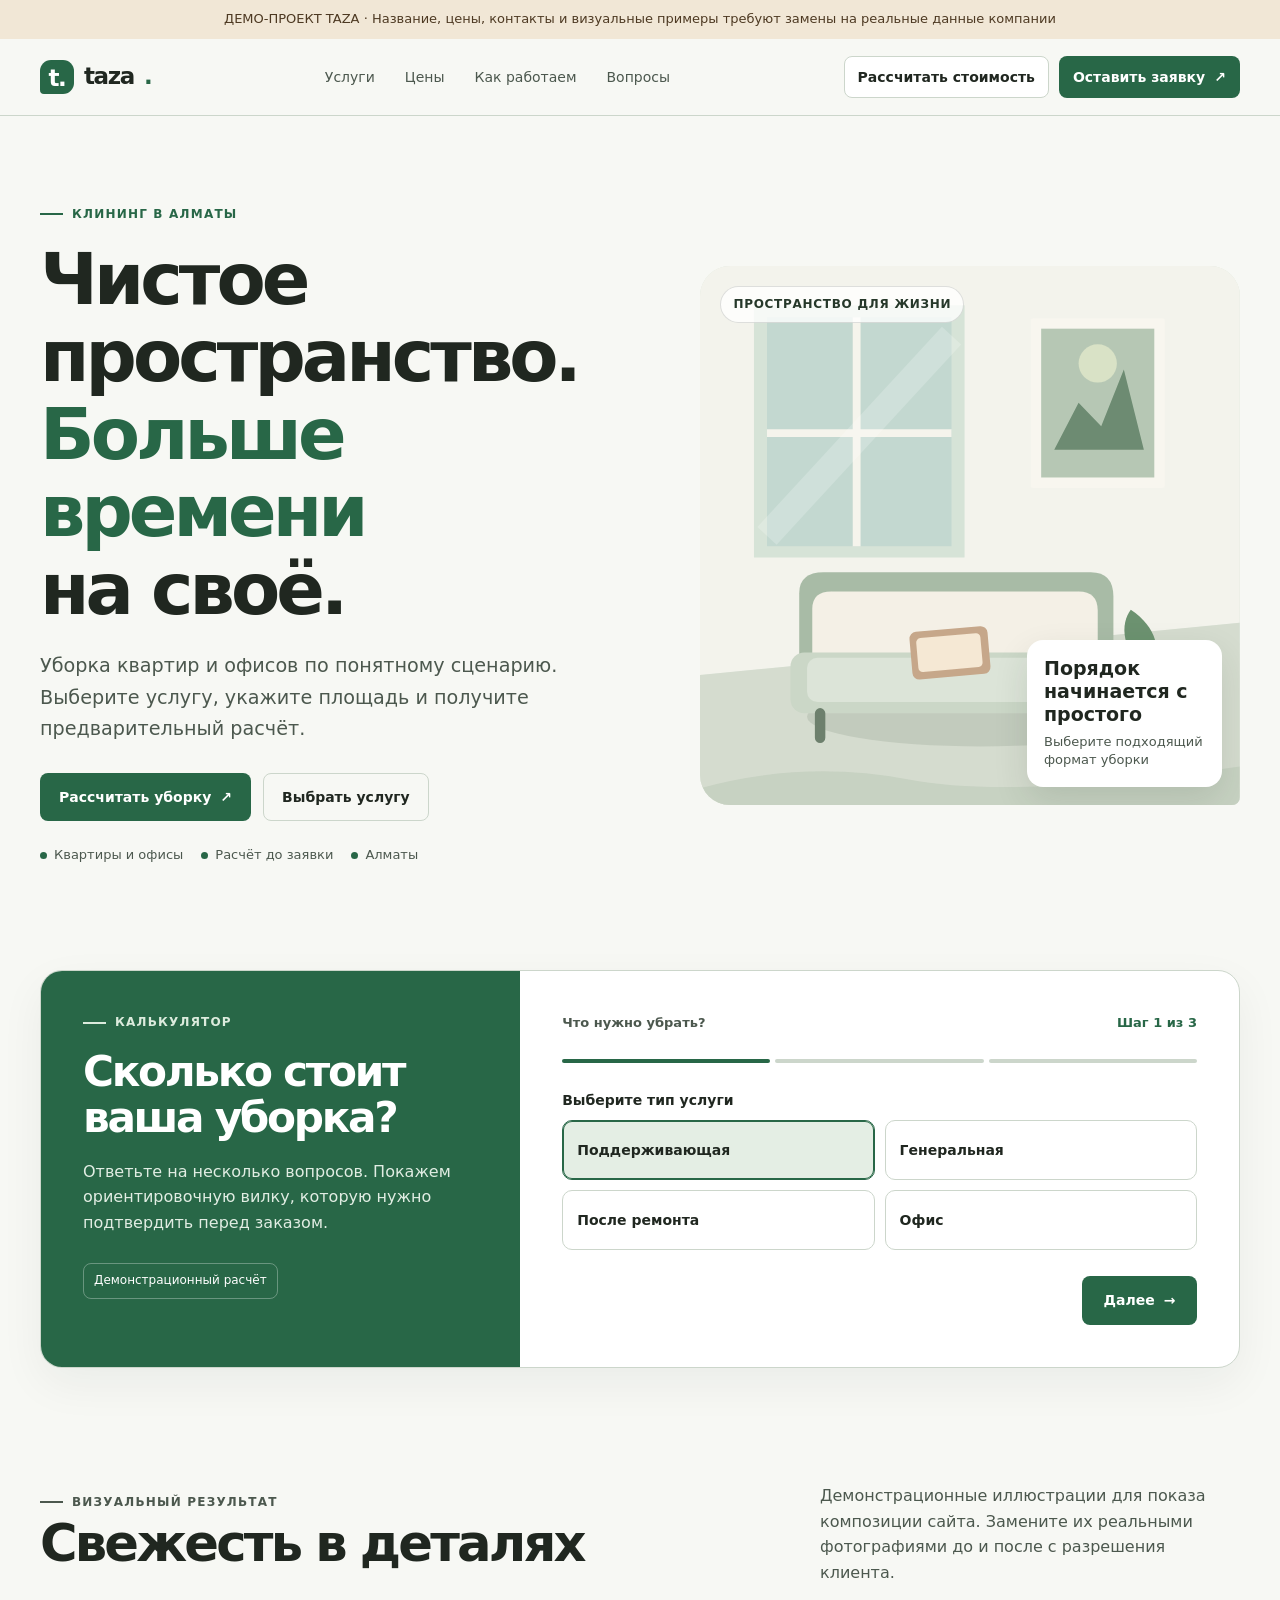
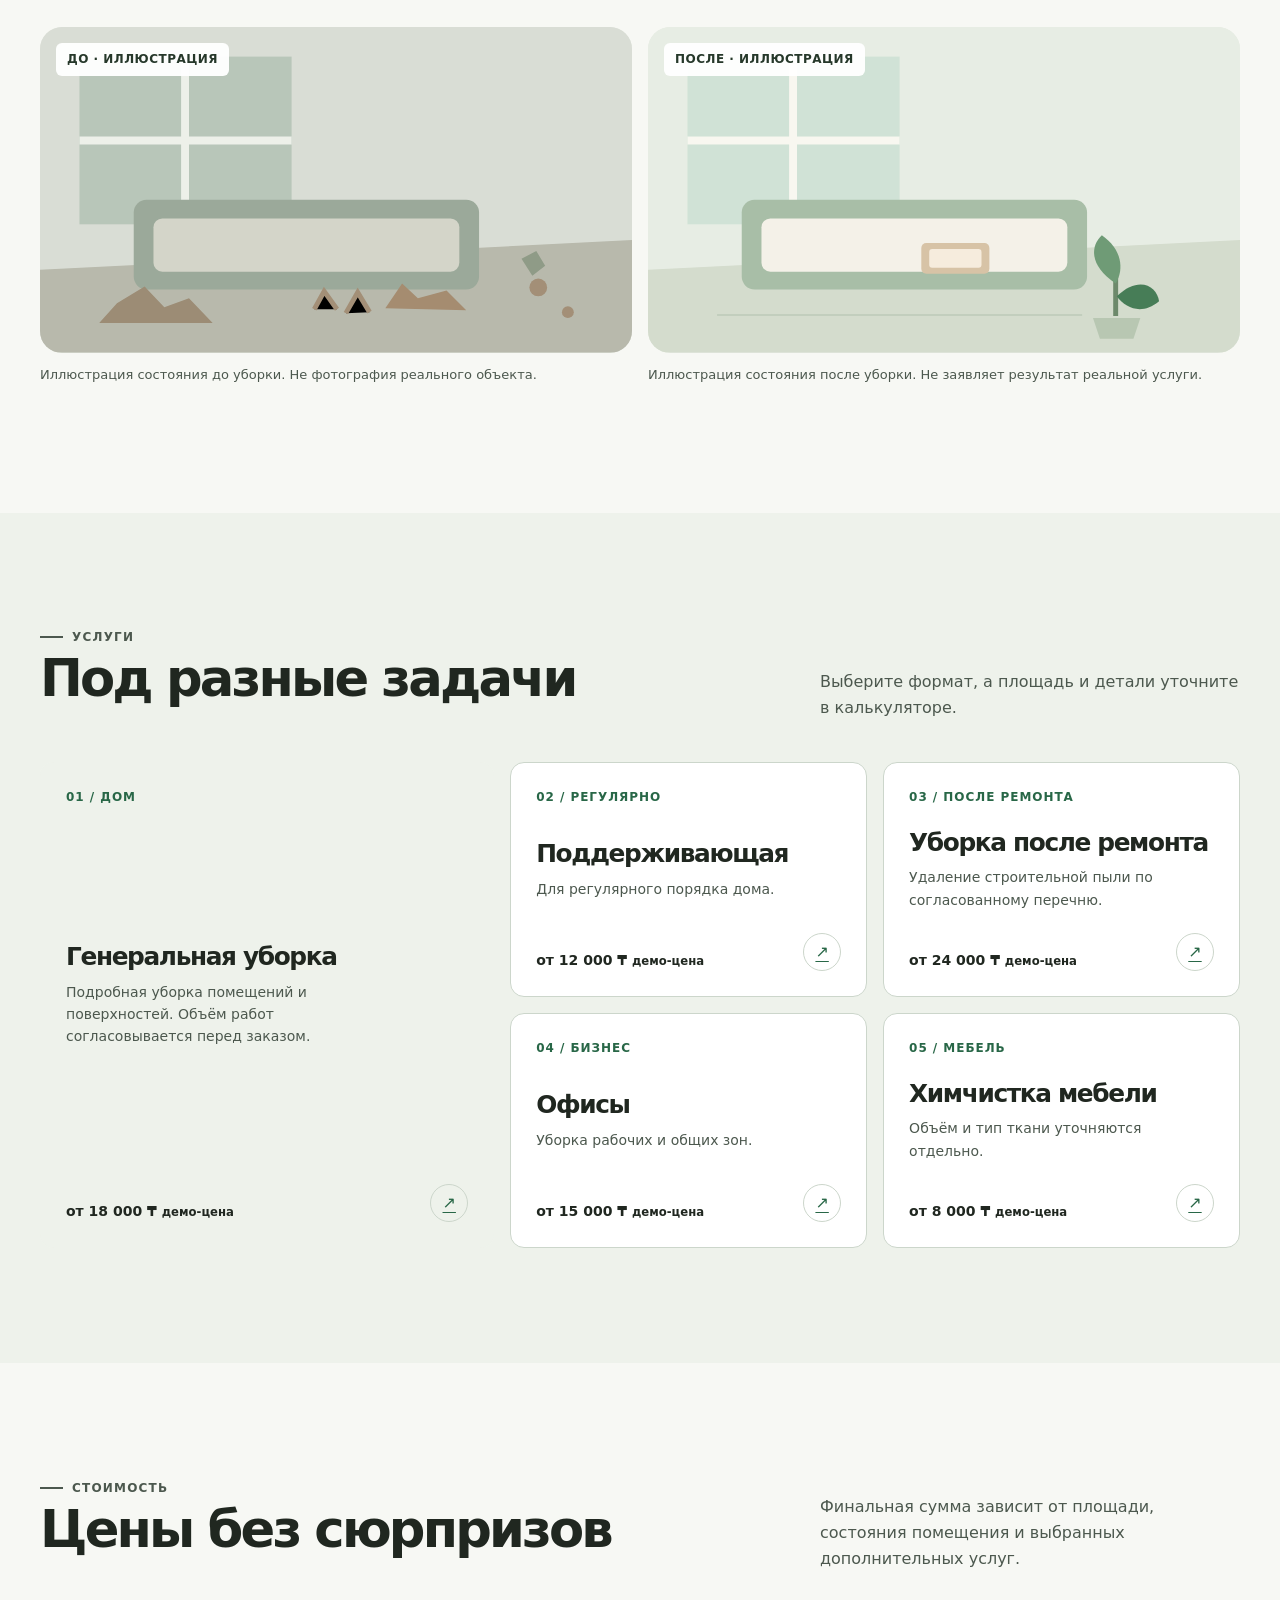
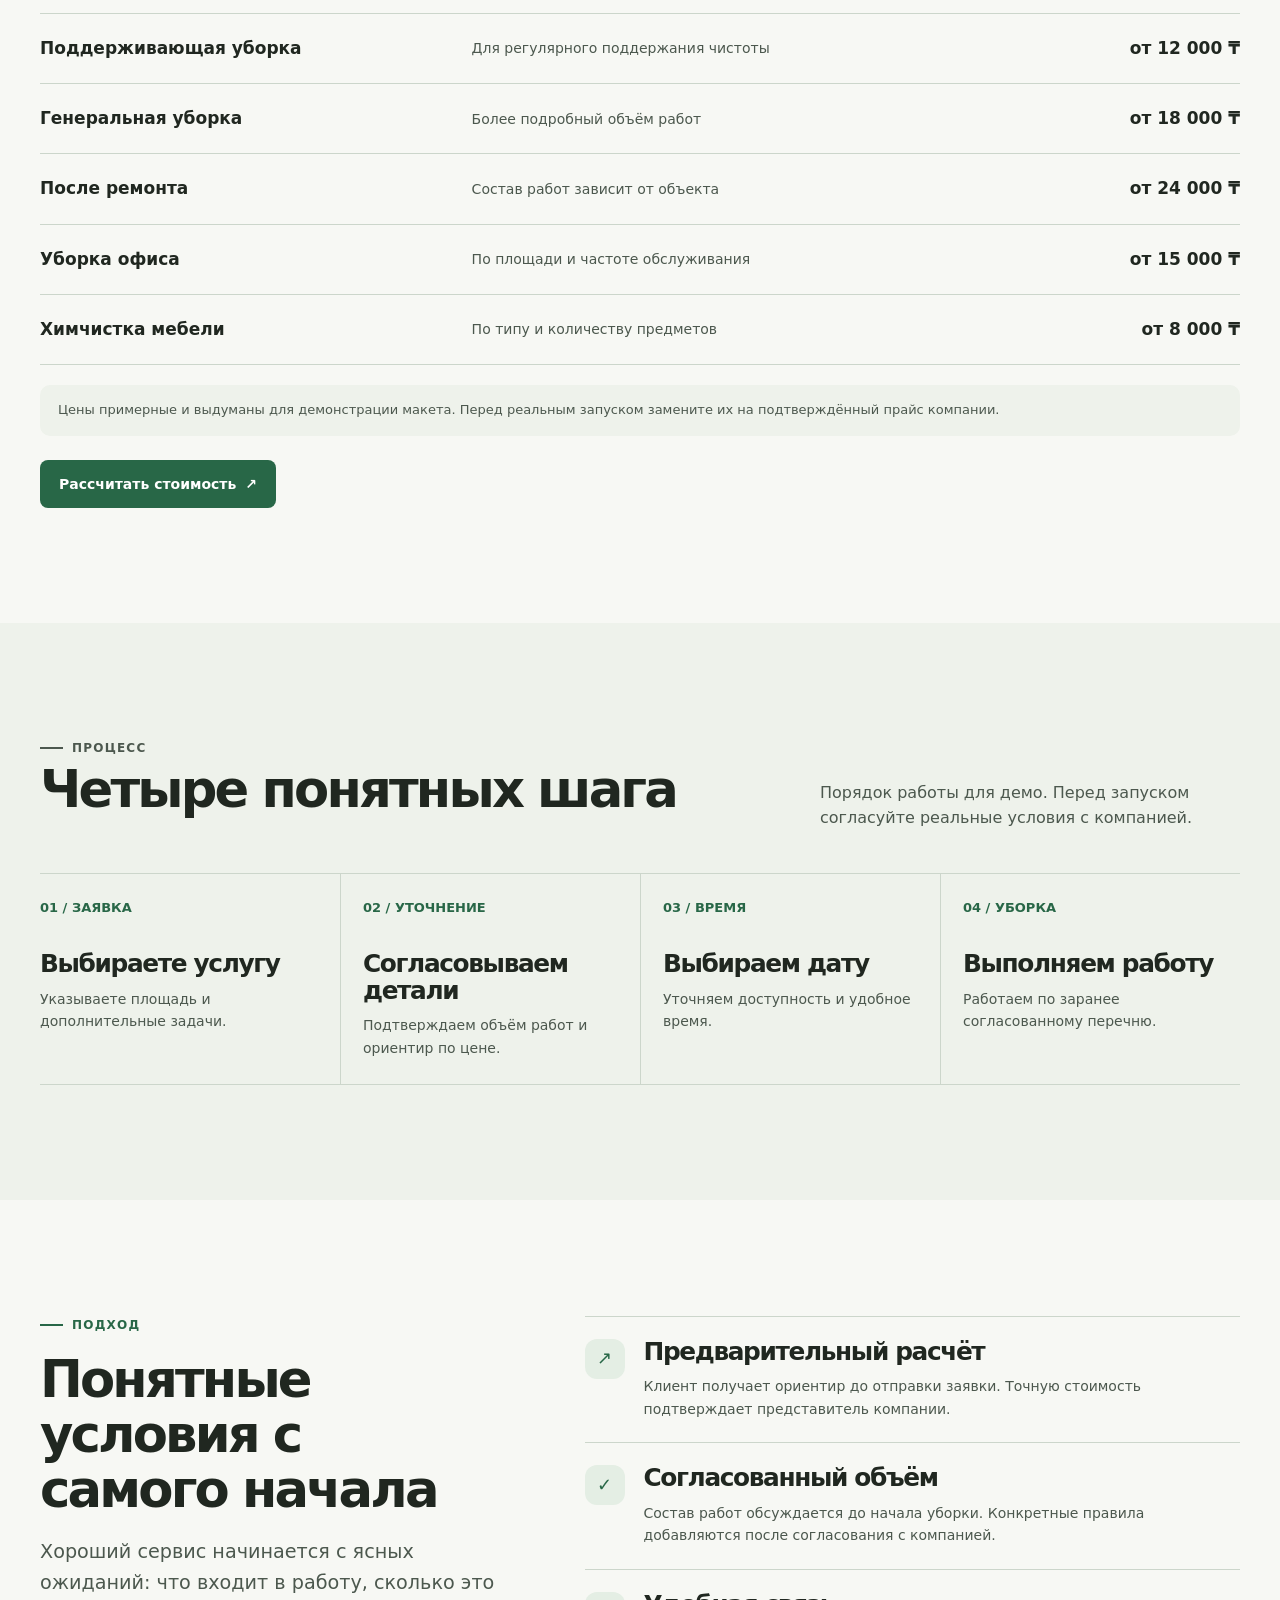
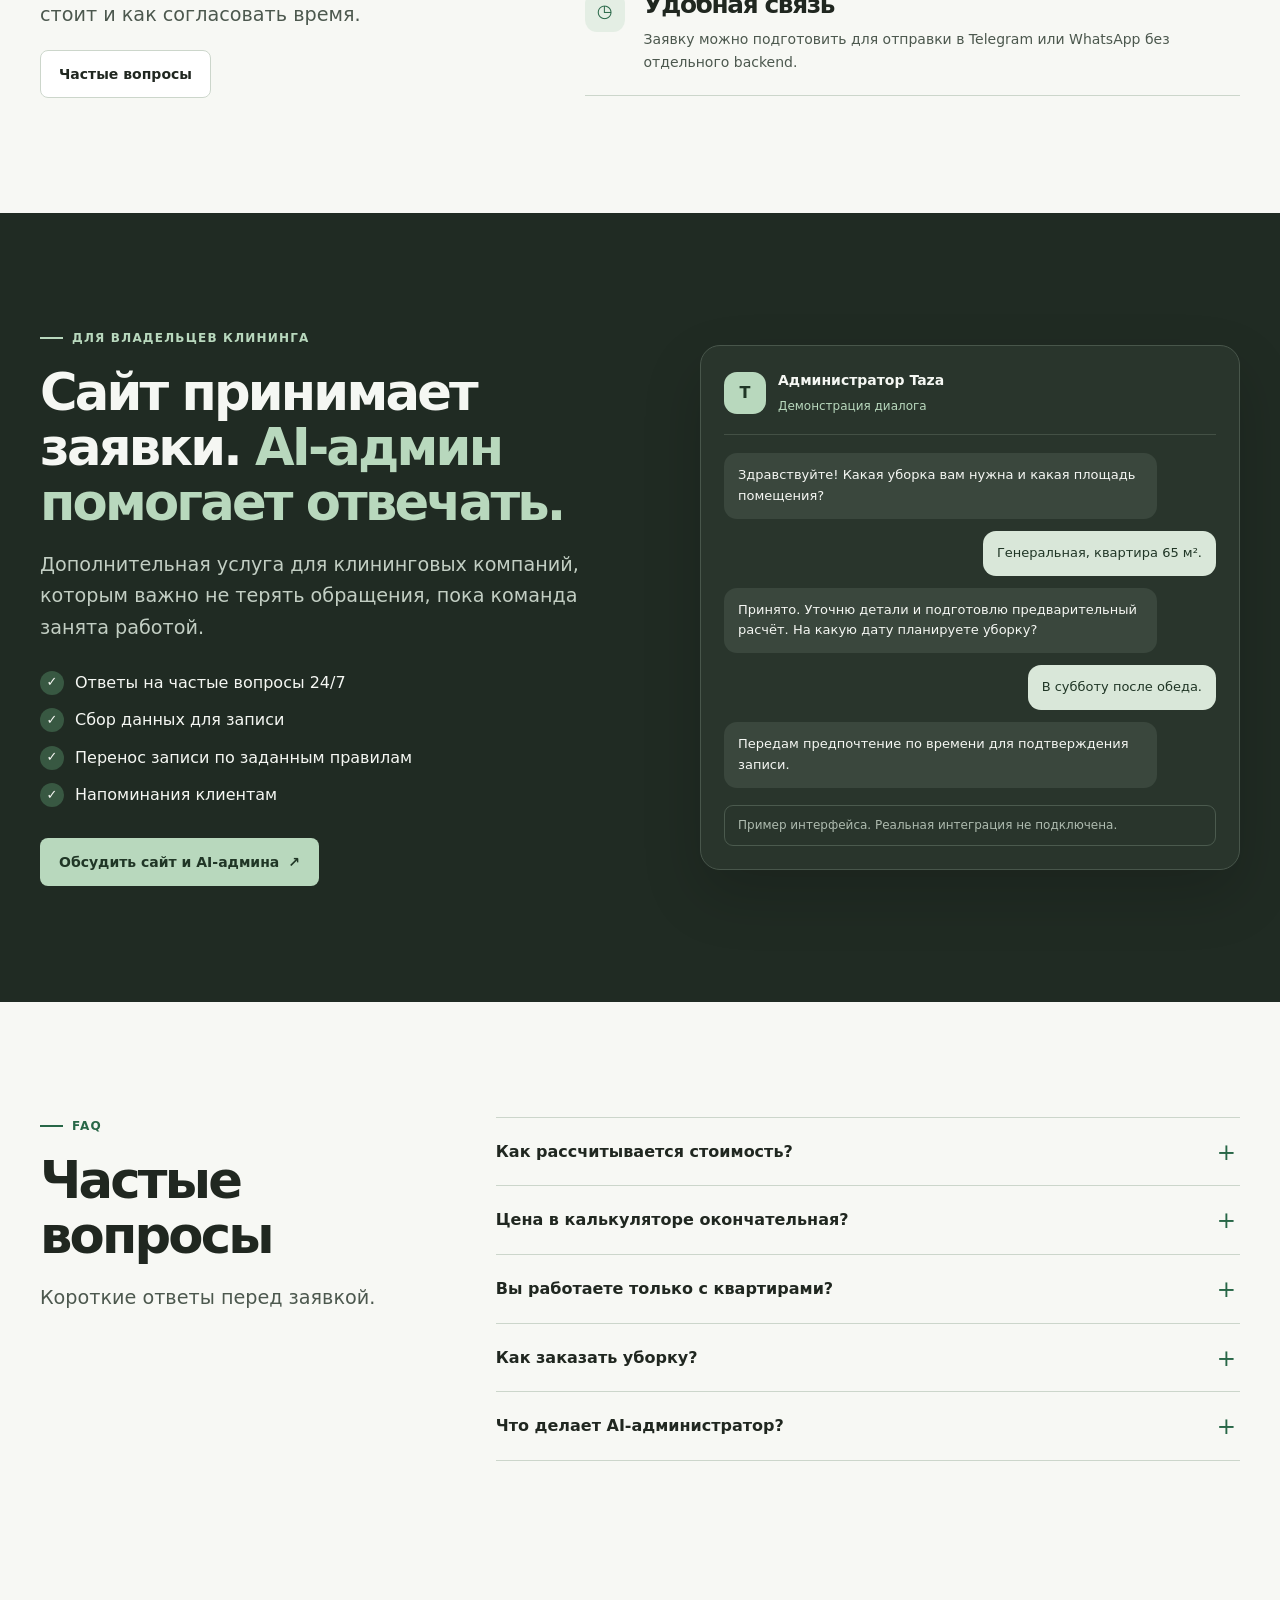
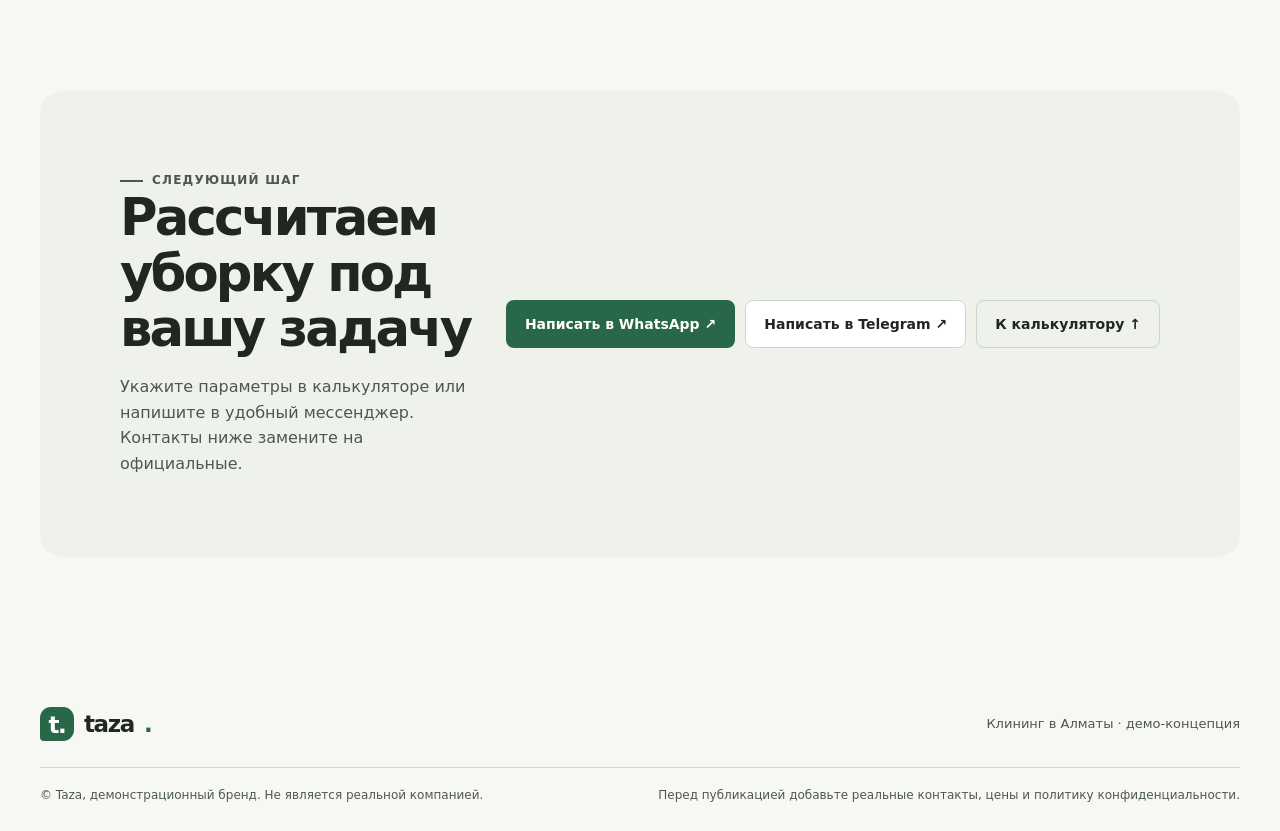
<file: taza-demo/index.html>
<!doctype html>
<html lang="ru">
<head>
<meta charset="utf-8">
<meta name="viewport" content="width=device-width, initial-scale=1">
<meta name="theme-color" content="#F7F8F4">
<meta name="robots" content="index,follow">
<link rel="canonical" href="https://bess1lie.github.io/taza-demo/">
<link rel="icon" href="assets/favicon.svg" type="image/svg+xml">
<title>Taza — уборка квартир и офисов в Алматы</title>
<meta name="description" content="Демонстрационный лендинг клининговой компании Taza в Алматы. Поддерживающая, генеральная уборка, уборка после ремонта и химчистка мебели.">
<meta property="og:title" content="Taza — чистое пространство без лишних хлопот">
<meta property="og:description" content="Выберите услугу, рассчитайте ориентировочную стоимость и отправьте заявку в удобный мессенджер.">
<meta property="og:type" content="website">
<meta property="og:url" content="https://bess1lie.github.io/taza-demo/">
<link rel="stylesheet" href="assets/css/styles.min.css">
</head>
<body>
<div class="site-root" id="top">
  <div class="disclaimer-banner">ДЕМО-ПРОЕКТ TAZA · Название, цены, контакты и визуальные примеры требуют замены на реальные данные компании</div>
  <header class="topbar">
    <div class="container nav">
      <a class="brand" href="#top" aria-label="Taza, на главную"><span class="brand-mark" aria-hidden="true">t.</span> taza<span style="color:var(--accent)">.</span></a>
      <nav class="nav-links" aria-label="Основная навигация">
        <a href="#services">Услуги</a><a href="#prices">Цены</a><a href="#process">Как работаем</a><a href="#faq">Вопросы</a>
      </nav>
      <div class="nav-actions"><a class="btn btn-secondary btn-small" href="#calculator">Рассчитать стоимость</a><a class="btn btn-primary btn-small contact-link" data-channel="whatsapp" href="#contacts">Оставить заявку <span aria-hidden="true">↗</span></a></div>
    </div>
  </header>
  <main>
    <section class="hero">
      <div class="container hero-grid">
        <div class="hero-copy">
          <p class="eyebrow">Клининг в Алматы</p>
          <h1>Чистое пространство. <em>Больше времени</em> на своё.</h1>
          <p class="lead">Уборка квартир и офисов по понятному сценарию. Выберите услугу, укажите площадь и получите предварительный расчёт.</p>
          <div class="hero-actions"><a class="btn btn-primary" href="#calculator">Рассчитать уборку <span aria-hidden="true">↗</span></a><a class="btn btn-quiet" href="#services">Выбрать услугу</a></div>
          <div class="micro-proof"><span><i class="dot" aria-hidden="true"></i>Квартиры и офисы</span><span><i class="dot" aria-hidden="true"></i>Расчёт до заявки</span><span><i class="dot" aria-hidden="true"></i>Алматы</span></div>
        </div>
        <div class="hero-art" role="img" aria-label="Иллюстрация светлой современной гостиной с диваном и растением">
          <span class="art-label">Пространство для жизни</span>
          <svg class="room-svg" viewBox="0 0 620 620" xmlns="http://www.w3.org/2000/svg" aria-hidden="true">
            <rect width="620" height="620" fill="#E7EDE4"/><path d="M0 0H620V410L0 470Z" fill="#F3F3EC"/><path d="M0 470L620 410V620H0Z" fill="#D5DCCF"/>
            <path d="M62 45H304V335H62Z" fill="#D6E3D7"/><path d="M77 59H289V322H77Z" fill="#C3D8D0"/><path d="M180 59V322M77 192H289" stroke="#F5F4EC" stroke-width="9"/><path d="M77 310L289 80" stroke="#FFFFFF" stroke-opacity=".2" stroke-width="30"/>
            <rect x="380" y="60" width="154" height="195" rx="3" fill="#F8F6EF"/><rect x="392" y="72" width="130" height="171" fill="#B6C7B4"/><path d="M407 211L435 157L461 184L487 119L510 211Z" fill="#6D8B72"/><circle cx="457" cy="112" r="22" fill="#D9E2C6"/>
            <ellipse cx="323" cy="518" rx="200" ry="34" fill="#AAB6A6" opacity=".45"/><path d="M114 376Q114 352 142 352H449Q475 352 475 380V470H114Z" fill="#A8BBA6"/><path d="M129 394Q129 374 151 374H435Q457 374 457 396V456H129Z" fill="#F4F0E6"/><rect x="104" y="444" width="383" height="70" rx="16" fill="#CBD7C7"/><rect x="123" y="450" width="345" height="51" rx="12" fill="#DCE4D8"/><path d="M138 514V542M456 514V542" stroke="#6D806D" stroke-width="12" stroke-linecap="round"/>
            <rect x="240" y="421" width="90" height="55" rx="8" fill="#C6A78A" transform="rotate(-5 240 421)"/><rect x="248" y="428" width="74" height="39" rx="5" fill="#F5E8D4" transform="rotate(-5 248 428)"/>
            <path d="M520 449V549" stroke="#637C64" stroke-width="7"/><path d="M520 469C482 445 483 410 495 395C525 415 531 443 520 469Z" fill="#6C9270"/><path d="M520 485C555 457 577 471 583 489C559 509 536 505 520 485Z" fill="#507C5B"/><path d="M520 508C481 490 473 511 484 532C504 538 517 525 520 508Z" fill="#7D9B79"/><path d="M489 550H551L541 580H499Z" fill="#A9B99F"/><ellipse cx="520" cy="550" rx="31" ry="8" fill="#D7E0D1"/>
            <path d="M0 600Q120 567 240 590T620 575V620H0Z" fill="#C5D0C0" opacity=".8"/>
          </svg>
          <div class="art-note"><strong>Порядок начинается с простого</strong><small>Выберите подходящий формат уборки</small></div>
        </div>
      </div>
    </section>

    <section class="container calc-section" id="calculator" aria-labelledby="calc-title">
      <div class="calc-card">
        <div class="calc-intro"><p class="eyebrow">Калькулятор</p><h2 id="calc-title">Сколько стоит ваша уборка?</h2><p>Ответьте на несколько вопросов. Покажем ориентировочную вилку, которую нужно подтвердить перед заказом.</p><span class="calc-tag">Демонстрационный расчёт</span></div>
        <div class="calc-form">
          <div class="step-top"><span class="step-label" id="step-heading">Что нужно убрать?</span><span class="step-count" id="step-count">Шаг 1 из 3</span></div>
          <div class="progress" aria-hidden="true"><span class="active"></span><span></span><span></span></div>
          <form id="calc-form">
            <div class="step-panel" data-step="1">
              <span class="field-label">Выберите тип услуги</span>
              <div class="choice-grid">
                <label class="choice"><input type="radio" name="service" value="regular" checked><span>Поддерживающая</span></label>
                <label class="choice"><input type="radio" name="service" value="general"><span>Генеральная</span></label>
                <label class="choice"><input type="radio" name="service" value="repair"><span>После ремонта</span></label>
                <label class="choice"><input type="radio" name="service" value="office"><span>Офис</span></label>
              </div>
              <div class="step-actions"><span></span><button class="btn btn-primary" type="button" data-next>Далее <span aria-hidden="true">→</span></button></div>
            </div>
            <div class="step-panel" data-step="2" hidden>
              <div class="input-row">
                <div class="field"><label class="field-label" for="area">Площадь, м²</label><input id="area" name="area" type="number" min="10" max="1000" step="5" value="55" inputmode="numeric" required><p class="help">От 10 до 1000 м²</p></div>
                <div class="field"><label class="field-label" for="rooms">Количество комнат</label><select id="rooms" name="rooms"><option value="1">Студия / 1</option><option value="2" selected>2 комнаты</option><option value="3">3 комнаты</option><option value="4">4 и больше</option></select></div>
              </div>
              <div class="field"><label class="field-label" for="extras">Дополнительная услуга</label><select id="extras" name="extras"><option value="0">Без дополнений</option><option value="7000">Химчистка мебели, демо-цена</option><option value="3000">Мытьё окон, демо-цена</option><option value="9000">Обе услуги, демо-цена</option></select><p class="help">Доплаты также являются условными значениями.</p></div>
              <div class="step-actions"><button class="btn btn-secondary" type="button" data-back>Назад</button><button class="btn btn-primary" type="button" data-next>Рассчитать <span aria-hidden="true">→</span></button></div>
            </div>
            <div class="step-panel" data-step="3" hidden>
              <div class="result-box" aria-live="polite" aria-atomic="true"><span class="result-label">Предварительная стоимость</span><strong class="price-range" id="result-price">от 15 000 до 19 000 ₸</strong><p id="result-description">Поддерживающая уборка, 55 м².</p><p class="disclaimer">Демонстрационный расчёт по условным ставкам. Это не реальный прайс Taza и не публичная оферта.</p></div>
              <div class="step-actions"><button class="btn btn-secondary" type="button" data-back>Изменить</button><button class="btn btn-primary" type="button" id="send-estimate">Отправить заявку <span aria-hidden="true">↗</span></button></div>
            </div>
          </form>
        </div>
      </div>
    </section>

    <section class="section" id="before-after">
      <div class="container">
        <div class="section-head"><div><p class="eyebrow">Визуальный результат</p><h2>Свежесть в деталях</h2></div><p>Демонстрационные иллюстрации для показа композиции сайта. Замените их реальными фотографиями до и после с разрешения клиента.</p></div>
        <div class="before-after">
          <div><div class="ba-card"><span class="ba-label">До · иллюстрация</span><svg viewBox="0 0 600 330" role="img" aria-label="Условная иллюстрация комнаты до уборки" xmlns="http://www.w3.org/2000/svg"><rect width="600" height="330" fill="#D9DDD5"/><rect x="40" y="30" width="215" height="170" fill="#B8C6B9"/><path d="M147 30V200M40 115H255" stroke="#EDF0E9" stroke-width="8"/><path d="M0 246L600 216V330H0Z" fill="#B8B9AC"/><rect x="95" y="175" width="350" height="91" rx="13" fill="#9BA99A"/><rect x="115" y="194" width="310" height="54" rx="9" fill="#D4D5C9"/><path d="M78 280l28 -17 20 21 25 -9 24 25H60Z" fill="#9C8C75"/><path d="M350 285l17 -25 16 15 29 -8 20 20Z" fill="#A58C70"/><circle cx="505" cy="264" r="9" fill="#A38F77"/><circle cx="535" cy="289" r="6" fill="#A38F77"/><path d="M488 235l15 -8 9 15 -13 10Z" fill="#8F9B87"/><path d="M278 286l10 -18 13 18M310 290l12 -21 12 20" stroke="#A38F77" stroke-width="5"/></svg></div><p class="demo-caption">Иллюстрация состояния до уборки. Не фотография реального объекта.</p></div>
          <div><div class="ba-card"><span class="ba-label">После · иллюстрация</span><svg viewBox="0 0 600 330" role="img" aria-label="Условная иллюстрация комнаты после уборки" xmlns="http://www.w3.org/2000/svg"><rect width="600" height="330" fill="#E7EDE4"/><rect x="40" y="30" width="215" height="170" fill="#D0E2D6"/><path d="M147 30V200M40 115H255" stroke="#F8F7F0" stroke-width="8"/><path d="M0 246L600 216V330H0Z" fill="#D4DCCD"/><rect x="95" y="175" width="350" height="91" rx="13" fill="#A8BEA7"/><rect x="115" y="194" width="310" height="54" rx="9" fill="#F4F1E8"/><path d="M474 245V293" stroke="#6D896B" stroke-width="5"/><path d="M474 260C446 241 449 221 460 211C480 225 483 245 474 260Z" fill="#6F9B76"/><path d="M475 273C498 251 516 263 518 278C501 292 485 286 475 273Z" fill="#477D57"/><path d="M451 295H499L492 316H458Z" fill="#B8C7B2"/><rect x="277" y="219" width="69" height="31" rx="5" fill="#D7C3A6"/><rect x="285" y="225" width="53" height="19" rx="3" fill="#F6ECDD"/><path d="M70 292H440" stroke="#C2CEBD" stroke-width="2"/></svg></div><p class="demo-caption">Иллюстрация состояния после уборки. Не заявляет результат реальной услуги.</p></div>
        </div>
      </div>
    </section>

    <section class="section" id="services" style="background:var(--surface-soft)">
      <div class="container"><div class="section-head"><div><p class="eyebrow">Услуги</p><h2>Под разные задачи</h2></div><p>Выберите формат, а площадь и детали уточните в калькуляторе.</p></div>
        <div class="services-grid">
          <article class="service-card featured"><span class="service-number">01 / ДОМ</span><div><h3>Генеральная уборка</h3><p>Подробная уборка помещений и поверхностей. Объём работ согласовывается перед заказом.</p></div><div class="service-bottom"><span class="service-price">от 18 000 ₸ <small>демо-цена</small></span><a class="arrow-mark" href="#calculator" aria-label="Рассчитать генеральную уборку">↗</a></div></article>
          <article class="service-card"><span class="service-number">02 / РЕГУЛЯРНО</span><div><h3>Поддерживающая</h3><p>Для регулярного порядка дома.</p></div><div class="service-bottom"><span class="service-price">от 12 000 ₸ <small>демо-цена</small></span><a class="arrow-mark" href="#calculator" aria-label="Рассчитать поддерживающую уборку">↗</a></div></article>
          <article class="service-card"><span class="service-number">03 / ПОСЛЕ РЕМОНТА</span><div><h3>Уборка после ремонта</h3><p>Удаление строительной пыли по согласованному перечню.</p></div><div class="service-bottom"><span class="service-price">от 24 000 ₸ <small>демо-цена</small></span><a class="arrow-mark" href="#calculator" aria-label="Рассчитать уборку после ремонта">↗</a></div></article>
          <article class="service-card"><span class="service-number">04 / БИЗНЕС</span><div><h3>Офисы</h3><p>Уборка рабочих и общих зон.</p></div><div class="service-bottom"><span class="service-price">от 15 000 ₸ <small>демо-цена</small></span><a class="arrow-mark" href="#calculator" aria-label="Рассчитать уборку офиса">↗</a></div></article>
          <article class="service-card"><span class="service-number">05 / МЕБЕЛЬ</span><div><h3>Химчистка мебели</h3><p>Объём и тип ткани уточняются отдельно.</p></div><div class="service-bottom"><span class="service-price">от 8 000 ₸ <small>демо-цена</small></span><a class="arrow-mark" href="#calculator" aria-label="Рассчитать химчистку мебели">↗</a></div></article>
        </div>
      </div>
    </section>

    <section class="section" id="prices"><div class="container"><div class="section-head"><div><p class="eyebrow">Стоимость</p><h2>Цены без сюрпризов</h2></div><p>Финальная сумма зависит от площади, состояния помещения и выбранных дополнительных услуг.</p></div>
      <div class="price-list">
        <div class="price-row"><div><strong>Поддерживающая уборка</strong></div><p>Для регулярного поддержания чистоты</p><strong>от 12 000 ₸</strong></div>
        <div class="price-row"><div><strong>Генеральная уборка</strong></div><p>Более подробный объём работ</p><strong>от 18 000 ₸</strong></div>
        <div class="price-row"><div><strong>После ремонта</strong></div><p>Состав работ зависит от объекта</p><strong>от 24 000 ₸</strong></div>
        <div class="price-row"><div><strong>Уборка офиса</strong></div><p>По площади и частоте обслуживания</p><strong>от 15 000 ₸</strong></div>
        <div class="price-row"><div><strong>Химчистка мебели</strong></div><p>По типу и количеству предметов</p><strong>от 8 000 ₸</strong></div>
      </div><p class="price-note">Цены примерные и выдуманы для демонстрации макета. Перед реальным запуском замените их на подтверждённый прайс компании.</p>
      <div style="margin-top:24px"><a class="btn btn-primary" href="#calculator">Рассчитать стоимость <span aria-hidden="true">↗</span></a></div>
    </div></section>

    <section class="section" id="process" style="background:var(--surface-soft)"><div class="container"><div class="section-head"><div><p class="eyebrow">Процесс</p><h2>Четыре понятных шага</h2></div><p>Порядок работы для демо. Перед запуском согласуйте реальные условия с компанией.</p></div>
      <div class="process"><article class="process-step"><span class="num">01 / ЗАЯВКА</span><h3>Выбираете услугу</h3><p>Указываете площадь и дополнительные задачи.</p></article><article class="process-step"><span class="num">02 / УТОЧНЕНИЕ</span><h3>Согласовываем детали</h3><p>Подтверждаем объём работ и ориентир по цене.</p></article><article class="process-step"><span class="num">03 / ВРЕМЯ</span><h3>Выбираем дату</h3><p>Уточняем доступность и удобное время.</p></article><article class="process-step"><span class="num">04 / УБОРКА</span><h3>Выполняем работу</h3><p>Работаем по заранее согласованному перечню.</p></article></div>
    </div></section>

    <section class="section" id="why"><div class="container why-grid"><div class="why-intro"><p class="eyebrow">Подход</p><h2>Понятные условия с самого начала</h2><p class="lead">Хороший сервис начинается с ясных ожиданий: что входит в работу, сколько это стоит и как согласовать время.</p><a class="btn btn-secondary" href="#faq">Частые вопросы</a></div><div class="why-list"><article class="why-item"><span class="why-icon" aria-hidden="true">↗</span><div><h3>Предварительный расчёт</h3><p>Клиент получает ориентир до отправки заявки. Точную стоимость подтверждает представитель компании.</p></div></article><article class="why-item"><span class="why-icon" aria-hidden="true">✓</span><div><h3>Согласованный объём</h3><p>Состав работ обсуждается до начала уборки. Конкретные правила добавляются после согласования с компанией.</p></div></article><article class="why-item"><span class="why-icon" aria-hidden="true">◷</span><div><h3>Удобная связь</h3><p>Заявку можно подготовить для отправки в Telegram или WhatsApp без отдельного backend.</p></div></article></div></div></section>

    <section class="section ai-section" id="ai-admin"><div class="container ai-grid"><div><p class="eyebrow">Для владельцев клининга</p><h2>Сайт принимает заявки. <em>AI-админ помогает отвечать.</em></h2><p class="lead">Дополнительная услуга для клининговых компаний, которым важно не терять обращения, пока команда занята работой.</p><div class="ai-list"><span><i aria-hidden="true">✓</i>Ответы на частые вопросы 24/7</span><span><i aria-hidden="true">✓</i>Сбор данных для записи</span><span><i aria-hidden="true">✓</i>Перенос записи по заданным правилам</span><span><i aria-hidden="true">✓</i>Напоминания клиентам</span></div><a class="btn" style="background:#B8D8BD;color:#203626" href="#contacts">Обсудить сайт и AI-админа <span aria-hidden="true">↗</span></a></div>
      <div class="chat-mock" aria-label="Демонстрация диалога с AI-администратором"><div class="chat-head"><span class="chat-avatar">T</span><div><strong>Администратор Taza</strong><small>Демонстрация диалога</small></div></div><div class="chat-body"><div class="bubble">Здравствуйте! Какая уборка вам нужна и какая площадь помещения?</div><div class="bubble user">Генеральная, квартира 65 м².</div><div class="bubble">Принято. Уточню детали и подготовлю предварительный расчёт. На какую дату планируете уборку?</div><div class="bubble user">В субботу после обеда.</div><div class="bubble">Передам предпочтение по времени для подтверждения записи.</div></div><div class="chat-foot">Пример интерфейса. Реальная интеграция не подключена.</div></div>
    </div></section>

    <section class="section" id="faq"><div class="container faq-grid"><div><p class="eyebrow">FAQ</p><h2>Частые вопросы</h2><p class="lead">Короткие ответы перед заявкой.</p></div><div class="faq-list"><details><summary>Как рассчитывается стоимость?</summary><p>В демо учитываются тип уборки, площадь и выбранная дополнительная услуга. Формулу и ставки нужно заменить на подтверждённые цены компании.</p></details><details><summary>Цена в калькуляторе окончательная?</summary><p>Нет. Это демонстрационная вилка, а не оферта и не реальный прайс. Перед заказом компания подтверждает стоимость и состав работ.</p></details><details><summary>Вы работаете только с квартирами?</summary><p>В структуре демо предусмотрены квартиры, офисы, уборка после ремонта и химчистка мебели. Фактическую географию и доступность услуг нужно подтвердить.</p></details><details><summary>Как заказать уборку?</summary><p>Заполните калькулятор и нажмите отправку заявки. Откроется выбранный мессенджер с готовым текстом. Отправка произойдёт после вашего подтверждения.</p></details><details><summary>Что делает AI-администратор?</summary><p>В качестве дополнительной услуги он настраивается на ответы 24/7, сбор данных для записи, переносы и напоминания. В этой демо-странице подключён только визуальный пример.</p></details></div></div></section>

    <section class="section" id="contacts"><div class="container"><div class="final-cta"><div><p class="eyebrow">Следующий шаг</p><h2>Рассчитаем уборку под вашу задачу</h2><p>Укажите параметры в калькуляторе или напишите в удобный мессенджер. Контакты ниже замените на официальные.</p></div><div class="contact-actions"><a class="btn btn-primary contact-link" data-channel="whatsapp" href="#contacts">Написать в WhatsApp ↗</a><a class="btn btn-secondary contact-link" data-channel="telegram" href="#contacts">Написать в Telegram ↗</a><a class="btn btn-quiet" href="#calculator">К калькулятору ↑</a></div></div></div></section>
  </main>
  <footer><div class="container"><div class="footer-top"><a class="brand" href="#top"><span class="brand-mark" aria-hidden="true">t.</span> taza<span style="color:var(--accent)">.</span></a><span style="color:var(--muted);font-size:13px">Клининг в Алматы · демо-концепция</span></div><div class="footer-bottom"><p>© Taza, демонстрационный бренд. Не является реальной компанией.</p><p>Перед публикацией добавьте реальные контакты, цены и политику конфиденциальности.</p></div></div></footer>
</div>
<script src="assets/js/app.js" defer></script>
</body>
</html>
</file>
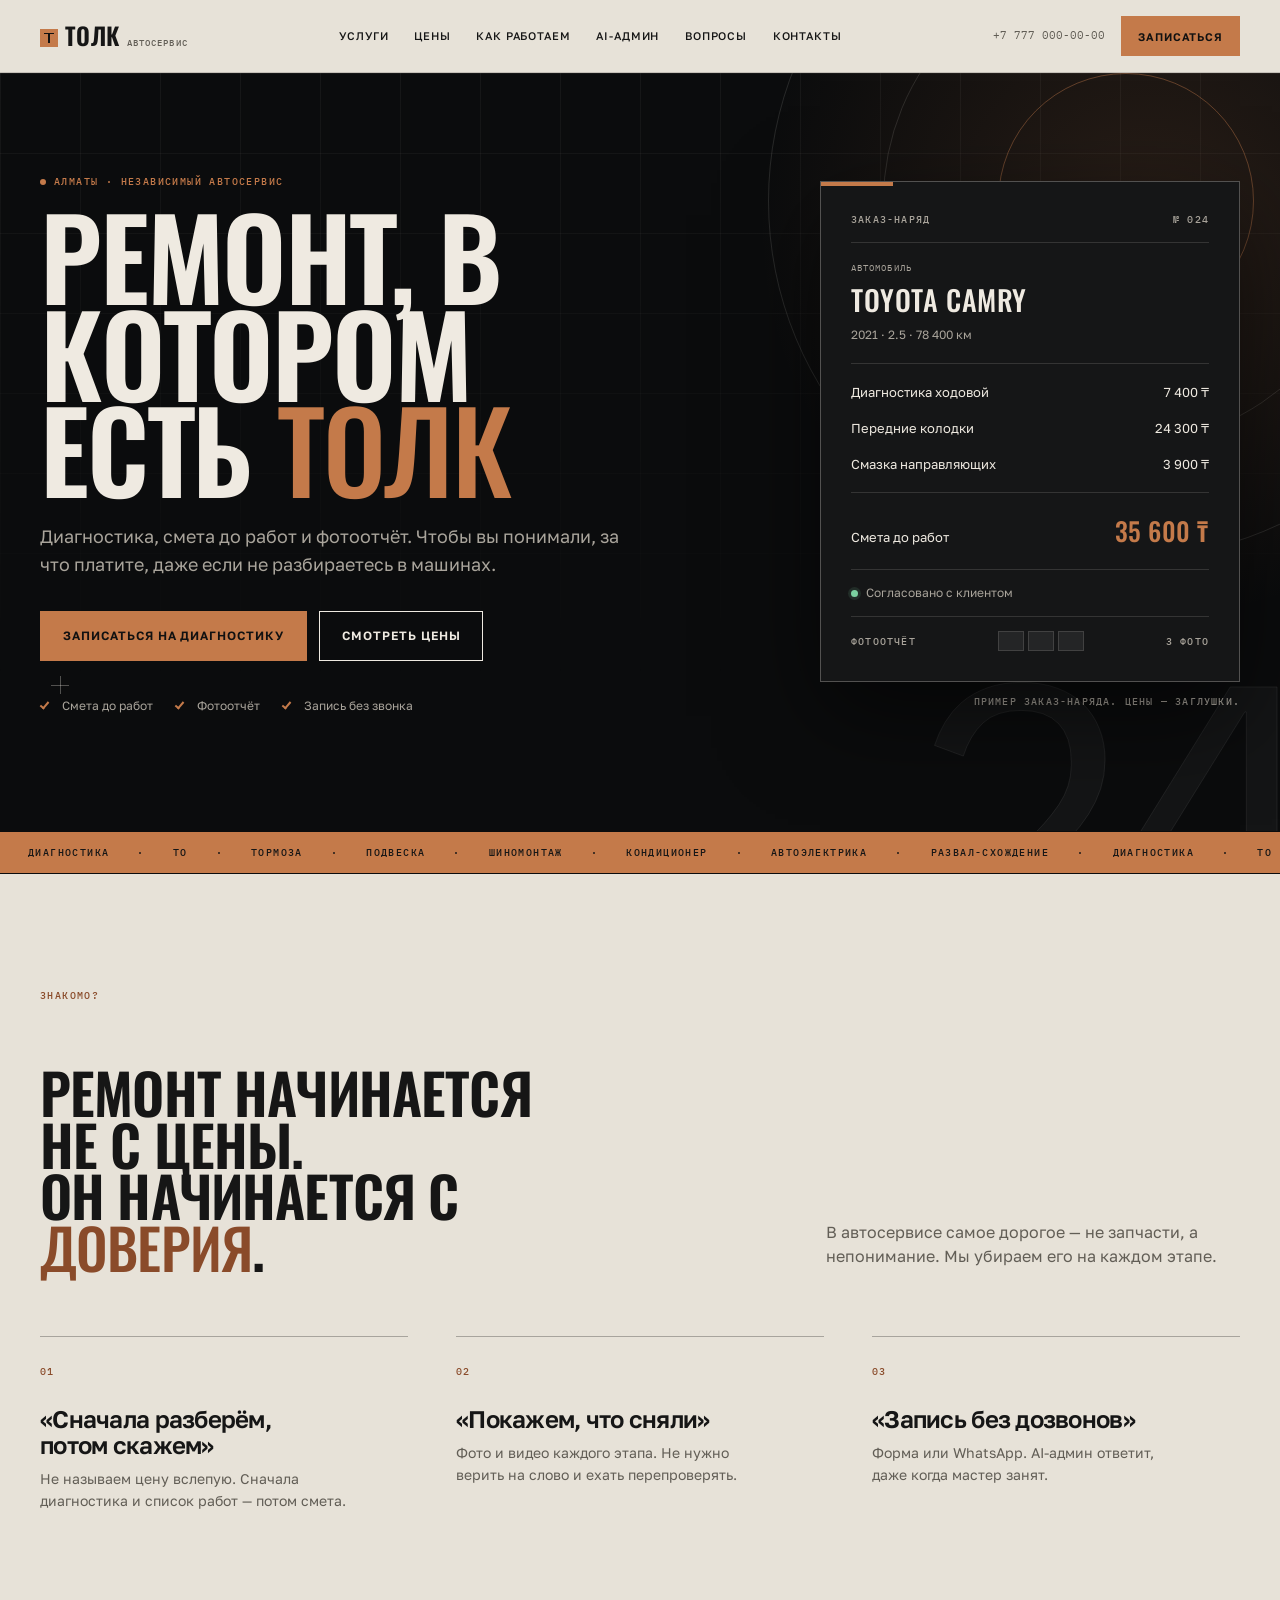
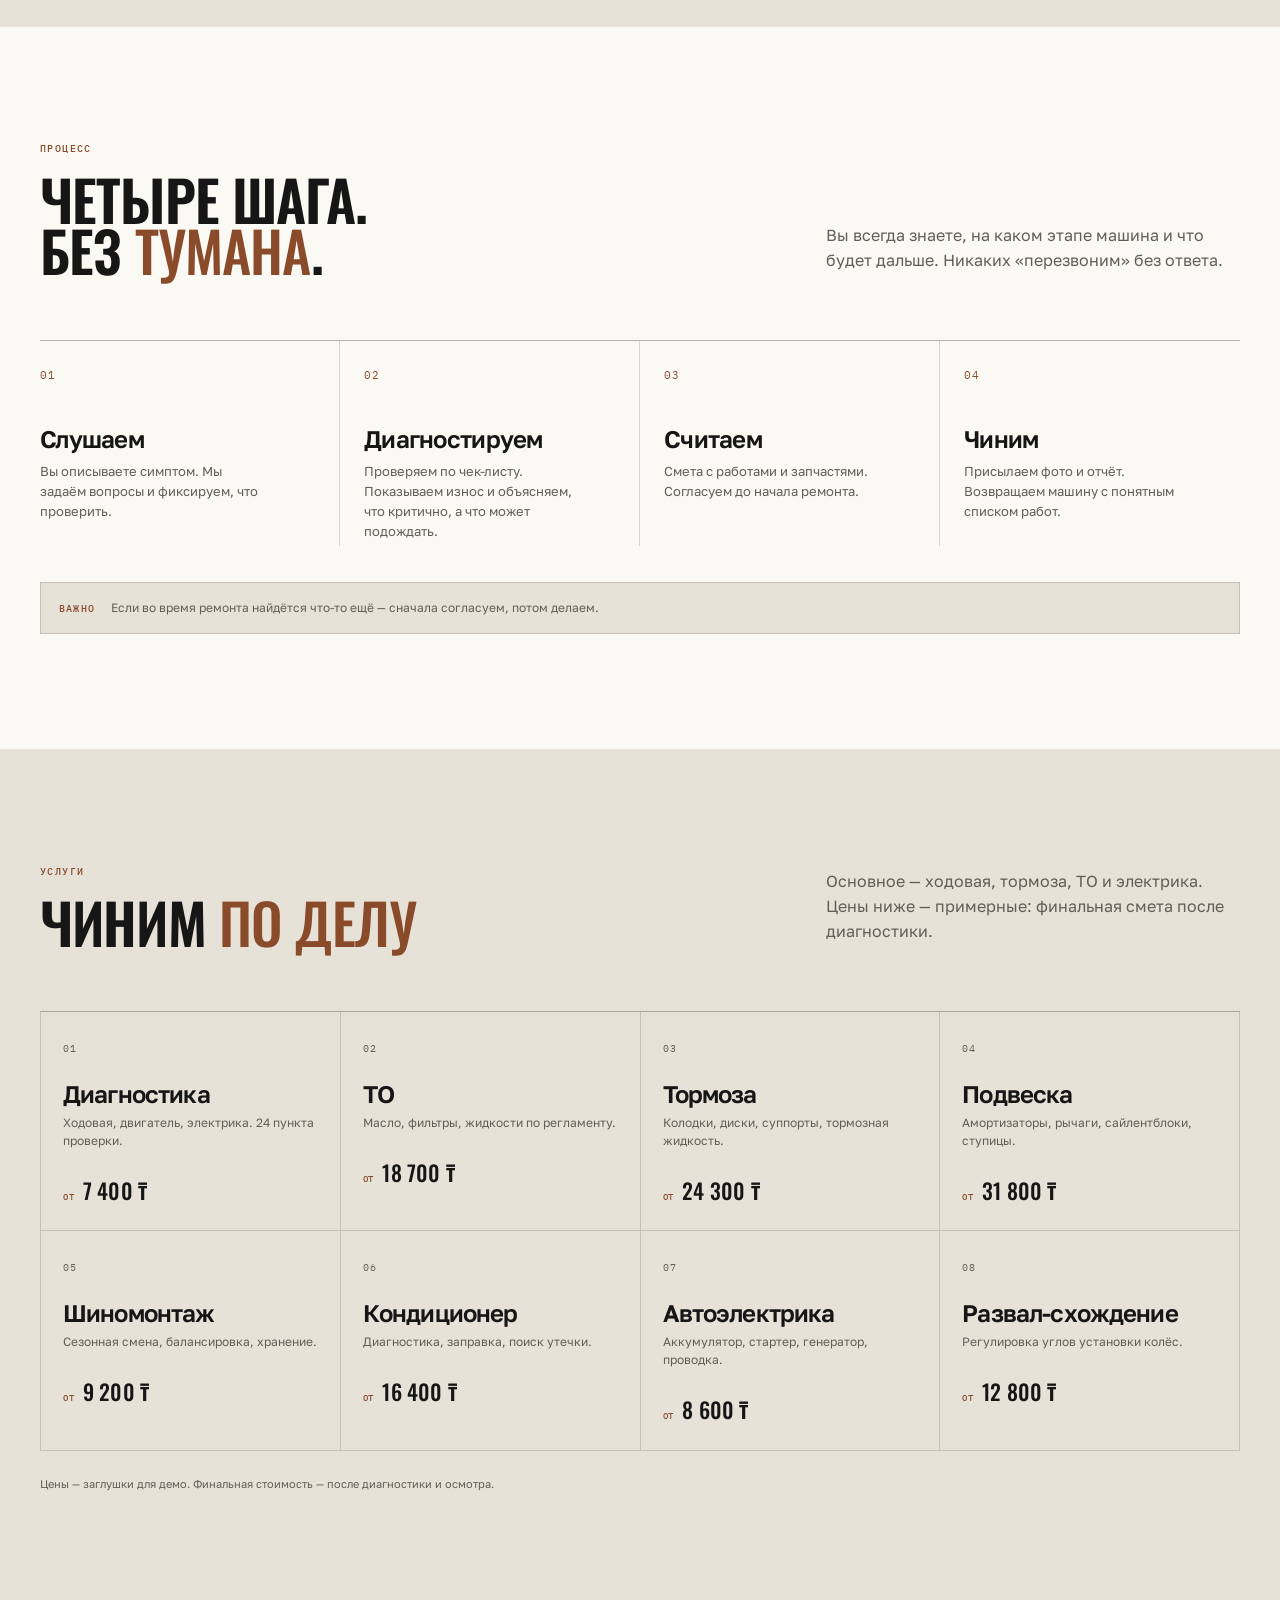
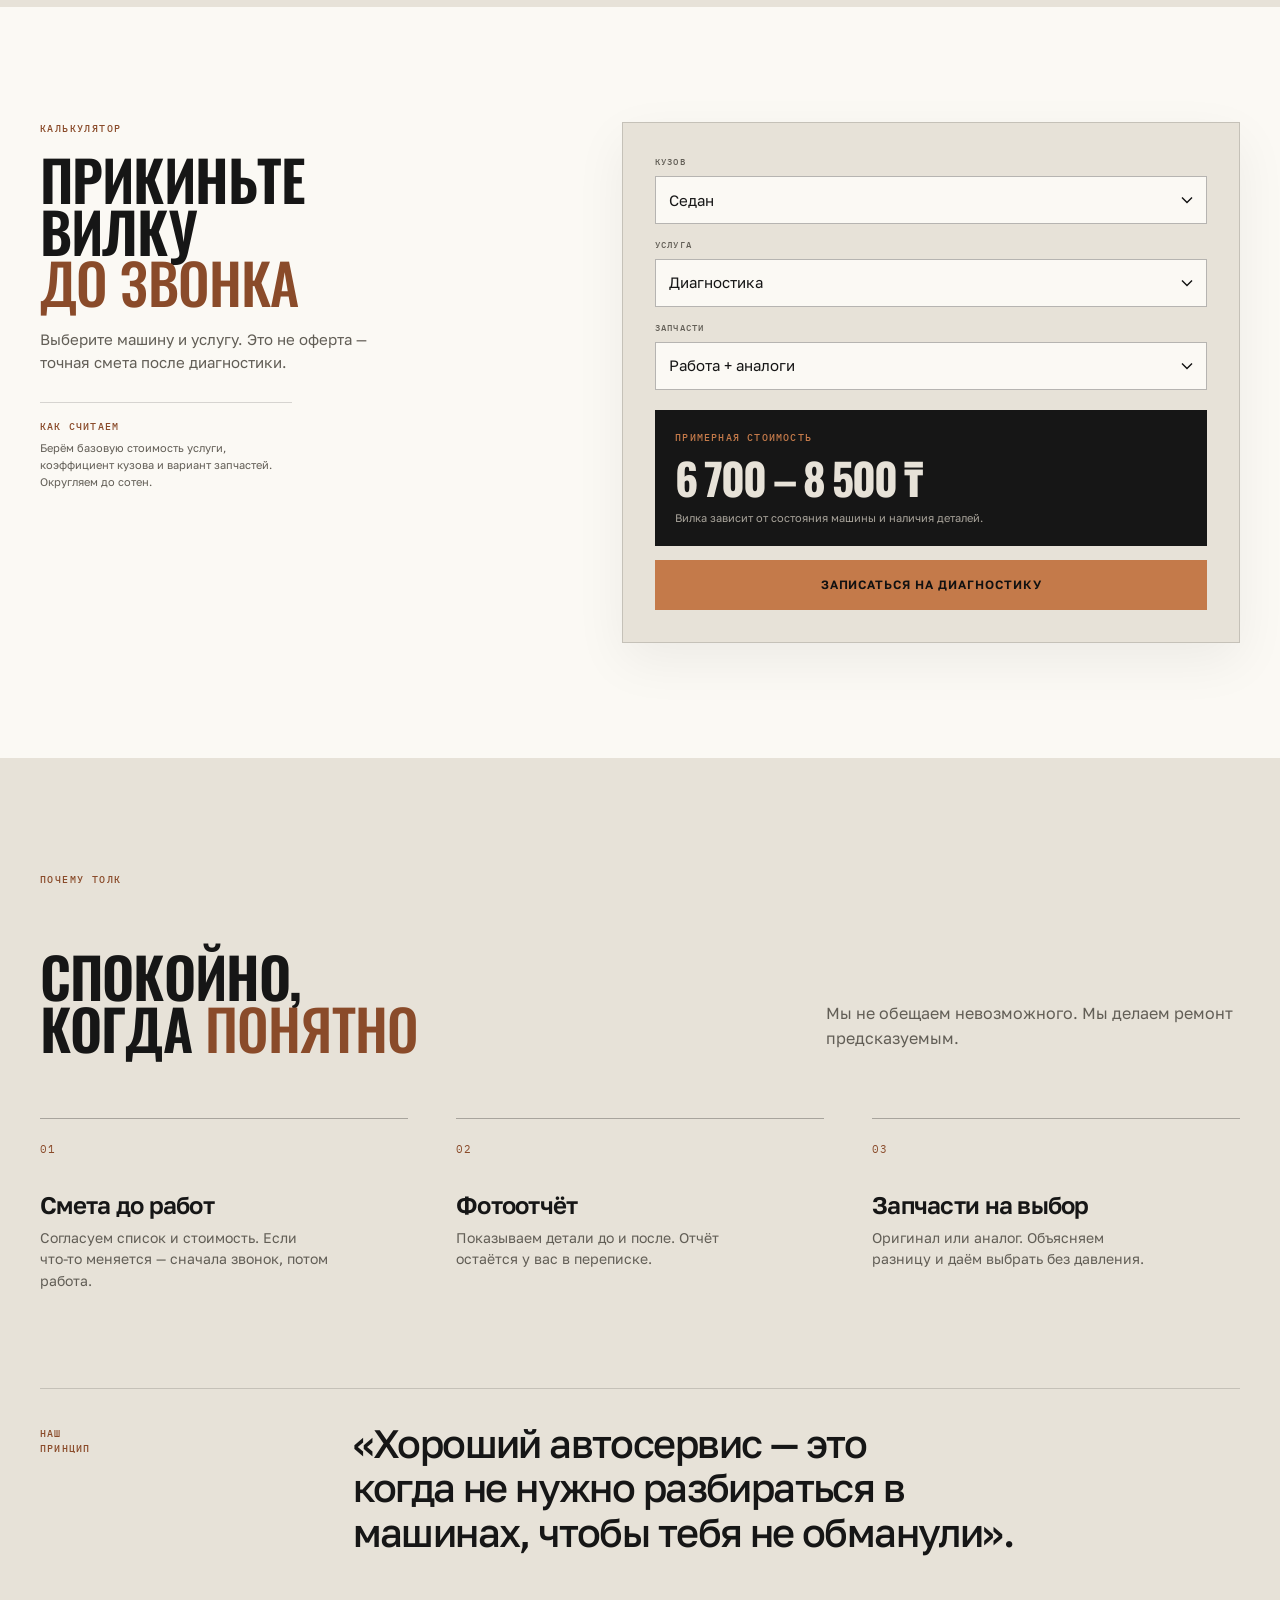
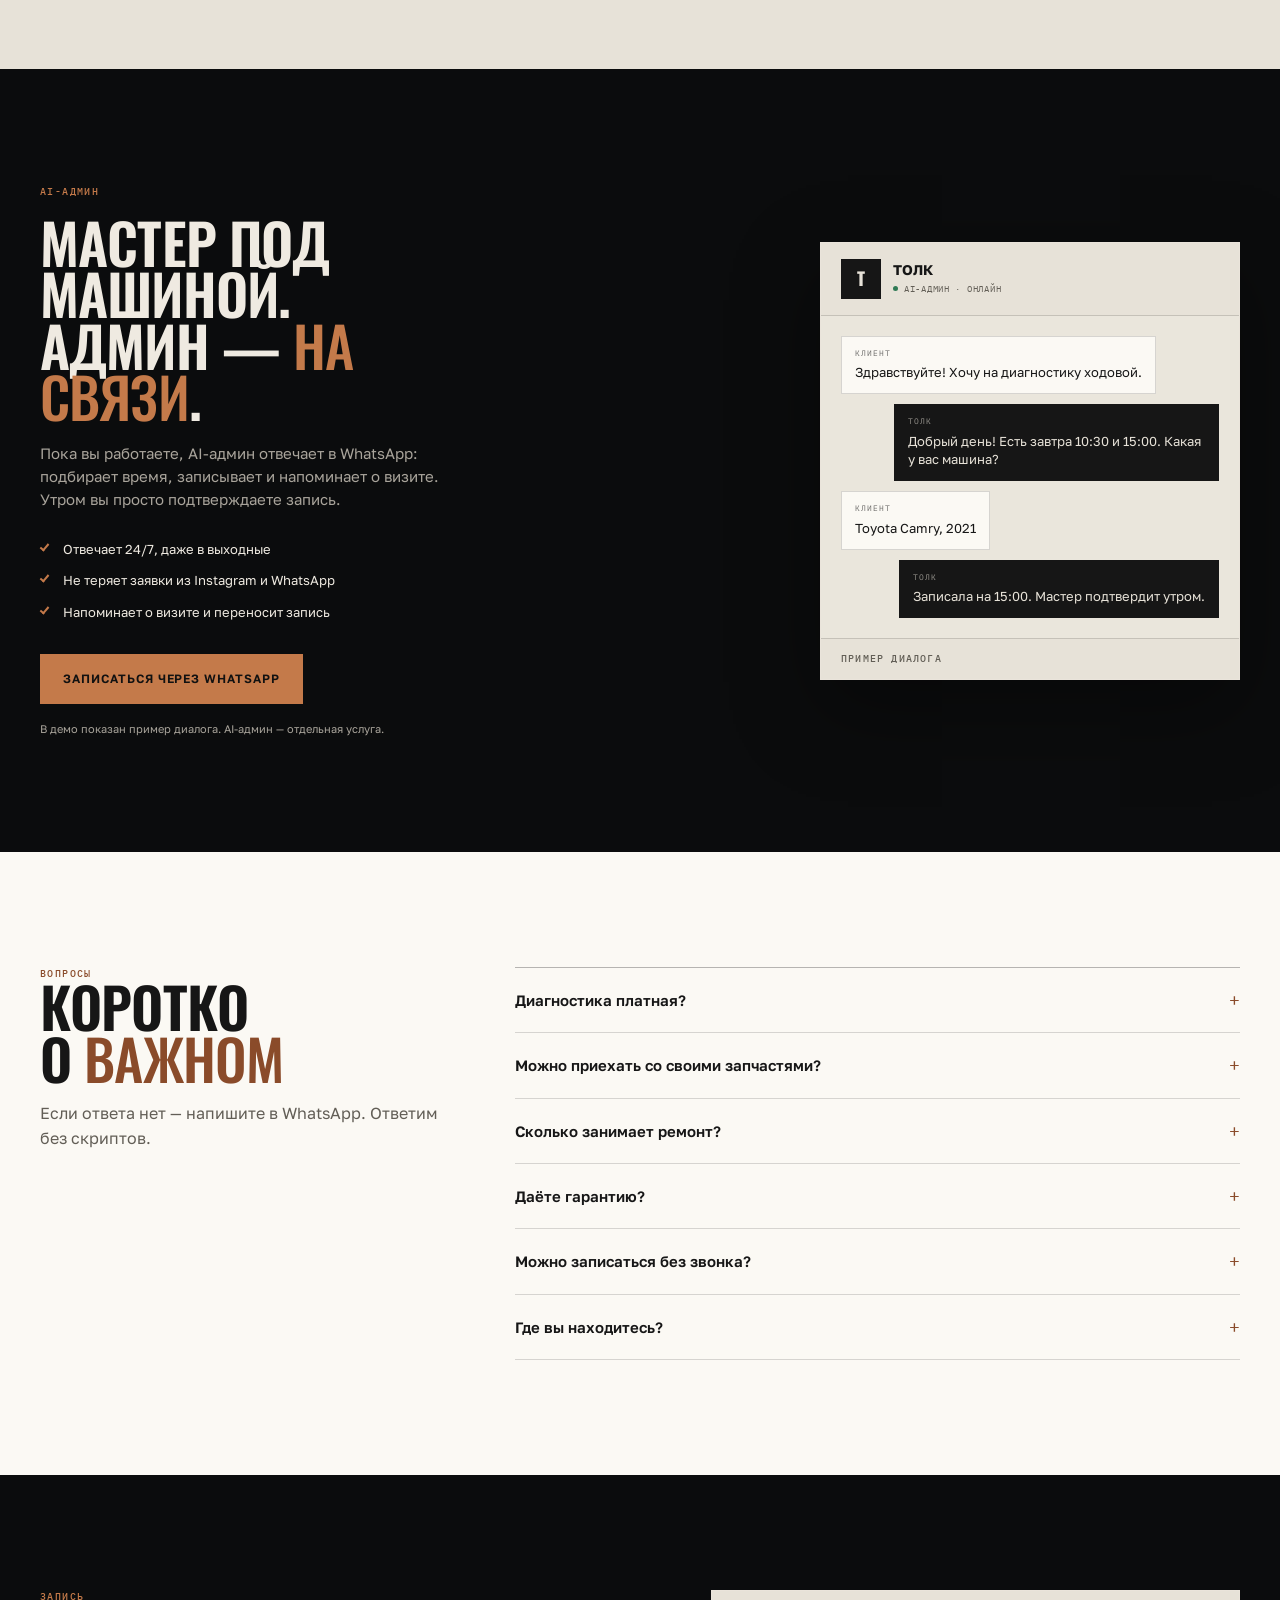
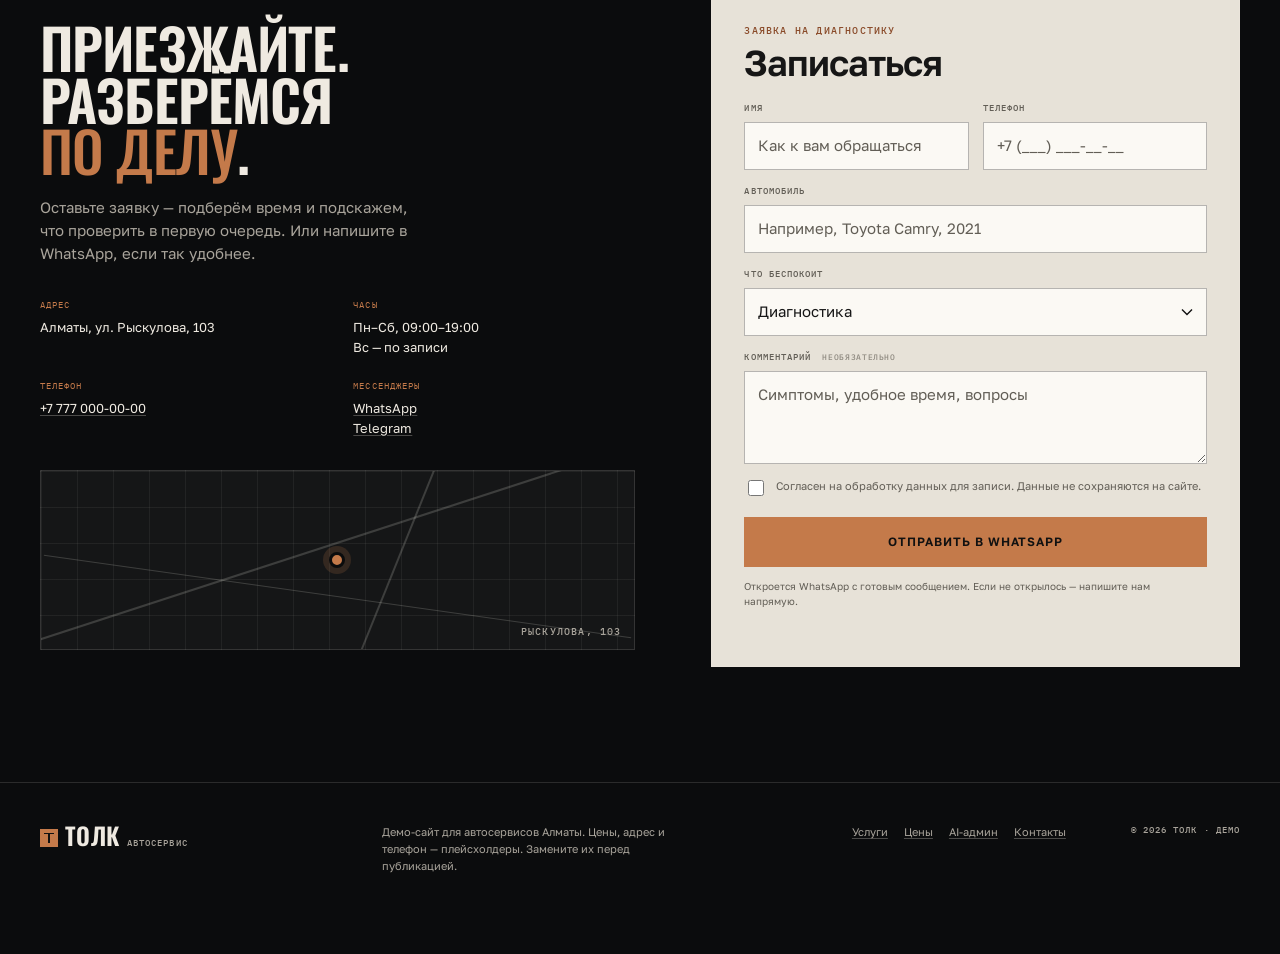
<file: tolk-demo/index.html>
<!doctype html>
<html lang="ru">
<head>
  <meta charset="utf-8">
  <meta name="viewport" content="width=device-width, initial-scale=1">
  <title>ТОЛК — автосервис в Алматы. Ремонт с прозрачной сметой</title>
  <meta name="description" content="Диагностика, ТО, тормоза, подвеска, шиномонтаж и кондиционер. Смета до работ, фотоотчёт и запись онлайн. Алматы, ул. Рыскулова, 103.">
  <meta name="theme-color" content="#0B0C0D">
  <link rel="canonical" href="https://bess1lie.github.io/tolk-demo/">
  <link rel="icon" href="assets/favicon.svg" type="image/svg+xml">

  <meta property="og:type" content="website">
  <meta property="og:locale" content="ru_RU">
  <meta property="og:title" content="ТОЛК — автосервис в Алматы">
  <meta property="og:description" content="Ремонт, в котором есть толк. Диагностика, смета до работ, фотоотчёт и запись онлайн.">
  <meta property="og:image" content="https://bess1lie.github.io/tolk-demo/assets/og.png">
  <meta property="og:url" content="https://bess1lie.github.io/tolk-demo/">
  <meta name="twitter:card" content="summary_large_image">

  <link rel="preconnect" href="https://fonts.googleapis.com">
  <link rel="preconnect" href="https://fonts.gstatic.com" crossorigin>
  <link href="https://fonts.googleapis.com/css2?family=Golos+Text:wght@400;500;600;700&family=IBM+Plex+Mono:wght@400;500&family=Oswald:wght@400;500;600;700&display=swap" rel="stylesheet">

  <link rel="stylesheet" href="styles.css">
  <script src="script.js" defer></script>

  <script type="application/ld+json">
  {
    "@context": "https://schema.org",
    "@type": "AutoRepair",
    "name": "ТОЛК",
    "url": "https://bess1lie.github.io/tolk-demo/",
    "description": "Независимый автосервис в Алматы: диагностика, ТО, тормоза, подвеска, шиномонтаж, кондиционер, автоэлектрика.",
    "image": "https://bess1lie.github.io/tolk-demo/assets/og.png",
    "telephone": "+7 777 000-00-00",
    "priceRange": "₸₸",
    "address": {
      "@type": "PostalAddress",
      "streetAddress": "ул. Рыскулова, 103",
      "addressLocality": "Алматы",
      "addressCountry": "KZ"
    },
    "areaServed": "Алматы",
    "openingHoursSpecification": [
      {
        "@type": "OpeningHoursSpecification",
        "dayOfWeek": ["Monday", "Tuesday", "Wednesday", "Thursday", "Friday", "Saturday"],
        "opens": "09:00",
        "closes": "19:00"
      }
    ]
  }
  </script>
</head>
<body>
  <a class="skip-link" href="#main">Перейти к содержимому</a>
  <div class="top-anchor" id="top" aria-hidden="true"></div>

  <header class="site-header">
    <div class="container header-inner">
      <a class="brand" href="#top" aria-label="ТОЛК — на главную">
        <span class="brand-mark" aria-hidden="true"></span>
        <span class="brand-name">ТОЛК</span>
        <span class="brand-sub">автосервис</span>
      </a>

      <nav class="nav" id="site-nav" aria-label="Основная навигация">
        <a href="#services">Услуги</a>
        <a href="#prices">Цены</a>
        <a href="#process">Как работаем</a>
        <a href="#ai">AI-админ</a>
        <a href="#faq">Вопросы</a>
        <a href="#contact">Контакты</a>
      </nav>

      <div class="header-actions">
        <a class="header-phone" href="tel:+77770000000">+7 777 000-00-00</a>
        <a class="btn btn-sm btn-accent" href="#contact">Записаться</a>
        <button class="menu-toggle" type="button" aria-expanded="false" aria-controls="site-nav" aria-label="Открыть меню">
          <span></span>
          <span></span>
        </button>
      </div>
    </div>
  </header>

  <main id="main">
    <section class="hero">
      <div class="hero-bg" aria-hidden="true">
        <span class="hero-ring hero-ring-1"></span>
        <span class="hero-ring hero-ring-2"></span>
        <span class="hero-ring hero-ring-3"></span>
        <span class="hero-cross hero-cross-1"></span>
        <span class="hero-cross hero-cross-2"></span>
        <span class="hero-number">24</span>
        <span class="hero-grid-lines"></span>
      </div>

      <div class="container hero-grid">
        <div class="hero-copy">
          <p class="eyebrow eyebrow-light"><span class="eyebrow-dot"></span> Алматы · независимый автосервис</p>
          <h1>Ремонт, в котором есть <em>толк</em></h1>
          <p class="hero-lead">Диагностика, смета до работ и фотоотчёт. Чтобы вы понимали, за что платите, даже если не разбираетесь в машинах.</p>

          <div class="hero-actions">
            <a class="btn btn-accent" href="#contact">Записаться на диагностику</a>
            <a class="btn btn-ghost" href="#prices">Смотреть цены</a>
          </div>

          <ul class="hero-trust" aria-label="Что входит в работу">
            <li><span class="check" aria-hidden="true"></span> Смета до работ</li>
            <li><span class="check" aria-hidden="true"></span> Фотоотчёт</li>
            <li><span class="check" aria-hidden="true"></span> Запись без звонка</li>
          </ul>
        </div>

        <div class="hero-visual">
          <div class="workorder" aria-label="Пример заказ-наряда">
            <div class="wo-top">
              <span class="mono">Заказ-наряд</span>
              <span class="mono">№ 024</span>
            </div>

            <div class="wo-car">
              <span class="wo-label">Автомобиль</span>
              <strong>Toyota Camry</strong>
              <span class="wo-meta">2021 · 2.5 · 78 400 км</span>
            </div>

            <div class="wo-lines">
              <div class="wo-line">
                <span>Диагностика ходовой</span>
                <span>7 400 ₸</span>
              </div>
              <div class="wo-line">
                <span>Передние колодки</span>
                <span>24 300 ₸</span>
              </div>
              <div class="wo-line">
                <span>Смазка направляющих</span>
                <span>3 900 ₸</span>
              </div>
            </div>

            <div class="wo-total">
              <span>Смета до работ</span>
              <strong>35 600 ₸</strong>
            </div>

            <div class="wo-status">
              <span class="status-dot" aria-hidden="true"></span>
              Согласовано с клиентом
            </div>

            <div class="wo-footer">
              <span class="mono">Фотоотчёт</span>
              <span class="photo-dots" aria-hidden="true"><i></i><i></i><i></i></span>
              <span class="mono">3 фото</span>
            </div>
          </div>

          <p class="hero-note mono">Пример заказ-наряда. Цены — заглушки.</p>
        </div>
      </div>
    </section>

    <div class="marquee" aria-hidden="true">
      <div class="marquee-track">
        <span>Диагностика</span><span>ТО</span><span>Тормоза</span><span>Подвеска</span><span>Шиномонтаж</span><span>Кондиционер</span><span>Автоэлектрика</span><span>Развал-схождение</span>
        <span>Диагностика</span><span>ТО</span><span>Тормоза</span><span>Подвеска</span><span>Шиномонтаж</span><span>Кондиционер</span><span>Автоэлектрика</span><span>Развал-схождение</span>
      </div>
    </div>

    <section class="section section-paper" aria-labelledby="problem-title">
      <div class="container">
        <div class="section-head">
          <p class="eyebrow">Знакомо?</p>
          <h2 id="problem-title">Ремонт начинается не с цены.<br>Он начинается с <em>доверия</em>.</h2>
          <p class="lead">В автосервисе самое дорогое — не запчасти, а непонимание. Мы убираем его на каждом этапе.</p>
        </div>

        <div class="pain-grid">
          <article class="pain">
            <span class="mono">01</span>
            <h3>«Сначала разберём, потом скажем»</h3>
            <p>Не называем цену вслепую. Сначала диагностика и список работ — потом смета.</p>
          </article>
          <article class="pain">
            <span class="mono">02</span>
            <h3>«Покажем, что сняли»</h3>
            <p>Фото и видео каждого этапа. Не нужно верить на слово и ехать перепроверять.</p>
          </article>
          <article class="pain">
            <span class="mono">03</span>
            <h3>«Запись без дозвонов»</h3>
            <p>Форма или WhatsApp. AI-админ ответит, даже когда мастер занят.</p>
          </article>
        </div>
      </div>
    </section>

    <section class="section section-white" id="process" aria-labelledby="process-title">
      <div class="container">
        <div class="section-head section-head-split">
          <div>
            <p class="eyebrow">Процесс</p>
            <h2 id="process-title">Четыре шага.<br>Без <em>тумана</em>.</h2>
          </div>
          <p class="lead">Вы всегда знаете, на каком этапе машина и что будет дальше. Никаких «перезвоним» без ответа.</p>
        </div>

        <div class="process-grid">
          <article class="step">
            <span class="step-num">01</span>
            <h3>Слушаем</h3>
            <p>Вы описываете симптом. Мы задаём вопросы и фиксируем, что проверить.</p>
          </article>
          <article class="step">
            <span class="step-num">02</span>
            <h3>Диагностируем</h3>
            <p>Проверяем по чек-листу. Показываем износ и объясняем, что критично, а что может подождать.</p>
          </article>
          <article class="step">
            <span class="step-num">03</span>
            <h3>Считаем</h3>
            <p>Смета с работами и запчастями. Согласуем до начала ремонта.</p>
          </article>
          <article class="step">
            <span class="step-num">04</span>
            <h3>Чиним</h3>
            <p>Присылаем фото и отчёт. Возвращаем машину с понятным списком работ.</p>
          </article>
        </div>

        <p class="process-note"><span class="mono">Важно</span> Если во время ремонта найдётся что-то ещё — сначала согласуем, потом делаем.</p>
      </div>
    </section>

    <section class="section section-paper" id="services" aria-labelledby="services-title">
      <div class="container">
        <div class="section-head section-head-split">
          <div>
            <p class="eyebrow">Услуги</p>
            <h2 id="services-title">Чиним <em>по делу</em></h2>
          </div>
          <p class="lead">Основное — ходовая, тормоза, ТО и электрика. Цены ниже — примерные: финальная смета после диагностики.</p>
        </div>

        <div class="services-grid" id="prices">
          <article class="service-card">
            <span class="service-num">01</span>
            <h3>Диагностика</h3>
            <p>Ходовая, двигатель, электрика. 24 пункта проверки.</p>
            <p class="price"><span>от</span> 7 400 ₸</p>
          </article>
          <article class="service-card">
            <span class="service-num">02</span>
            <h3>ТО</h3>
            <p>Масло, фильтры, жидкости по регламенту.</p>
            <p class="price"><span>от</span> 18 700 ₸</p>
          </article>
          <article class="service-card">
            <span class="service-num">03</span>
            <h3>Тормоза</h3>
            <p>Колодки, диски, суппорты, тормозная жидкость.</p>
            <p class="price"><span>от</span> 24 300 ₸</p>
          </article>
          <article class="service-card">
            <span class="service-num">04</span>
            <h3>Подвеска</h3>
            <p>Амортизаторы, рычаги, сайлентблоки, ступицы.</p>
            <p class="price"><span>от</span> 31 800 ₸</p>
          </article>
          <article class="service-card">
            <span class="service-num">05</span>
            <h3>Шиномонтаж</h3>
            <p>Сезонная смена, балансировка, хранение.</p>
            <p class="price"><span>от</span> 9 200 ₸</p>
          </article>
          <article class="service-card">
            <span class="service-num">06</span>
            <h3>Кондиционер</h3>
            <p>Диагностика, заправка, поиск утечки.</p>
            <p class="price"><span>от</span> 16 400 ₸</p>
          </article>
          <article class="service-card">
            <span class="service-num">07</span>
            <h3>Автоэлектрика</h3>
            <p>Аккумулятор, стартер, генератор, проводка.</p>
            <p class="price"><span>от</span> 8 600 ₸</p>
          </article>
          <article class="service-card">
            <span class="service-num">08</span>
            <h3>Развал-схождение</h3>
            <p>Регулировка углов установки колёс.</p>
            <p class="price"><span>от</span> 12 800 ₸</p>
          </article>
        </div>

        <p class="note">Цены — заглушки для демо. Финальная стоимость — после диагностики и осмотра.</p>
      </div>
    </section>

    <section class="section section-white" id="calculator" aria-labelledby="calculator-title">
      <div class="container">
        <div class="calculator">
          <div class="calc-copy">
            <p class="eyebrow">Калькулятор</p>
            <h2 id="calculator-title">Прикиньте вилку <em>до звонка</em></h2>
            <p class="lead">Выберите машину и услугу. Это не оферта — точная смета после диагностики.</p>
            <p class="calc-hint"><span class="mono">Как считаем</span> Берём базовую стоимость услуги, коэффициент кузова и вариант запчастей. Округляем до сотен.</p>
          </div>

          <div class="calc-panel">
            <div class="calc-fields">
              <label class="field">
                <span class="field-label">Кузов</span>
                <select id="calc-body">
                  <option value="1">Седан</option>
                  <option value="1.18">Кроссовер</option>
                  <option value="1.35">Внедорожник</option>
                  <option value="1.5">Коммерческий</option>
                </select>
              </label>

              <label class="field">
                <span class="field-label">Услуга</span>
                <select id="calc-service">
                  <option value="7400">Диагностика</option>
                  <option value="18700">ТО</option>
                  <option value="24300">Тормоза</option>
                  <option value="31800">Подвеска</option>
                  <option value="9200">Шиномонтаж</option>
                  <option value="16400">Кондиционер</option>
                  <option value="8600">Автоэлектрика</option>
                  <option value="12800">Развал-схождение</option>
                </select>
              </label>

              <label class="field">
                <span class="field-label">Запчасти</span>
                <select id="calc-parts">
                  <option value="0.55">Только работа</option>
                  <option value="1" selected>Работа + аналоги</option>
                  <option value="1.45">Работа + оригинал</option>
                </select>
              </label>
            </div>

            <div class="calc-result" aria-live="polite">
              <span class="mono">Примерная стоимость</span>
              <strong id="calc-output">6 700 – 8 500 ₸</strong>
              <span class="calc-result-note">Вилка зависит от состояния машины и наличия деталей.</span>
            </div>

            <a class="btn btn-accent btn-block" href="#contact">Записаться на диагностику</a>
          </div>
        </div>
      </div>
    </section>

    <section class="section section-paper" id="why" aria-labelledby="why-title">
      <div class="container">
        <div class="section-head">
          <p class="eyebrow">Почему ТОЛК</p>
          <h2 id="why-title">Спокойно, когда <em>понятно</em></h2>
          <p class="lead">Мы не обещаем невозможного. Мы делаем ремонт предсказуемым.</p>
        </div>

        <div class="benefit-grid">
          <article class="benefit">
            <span class="benefit-mark" aria-hidden="true">01</span>
            <h3>Смета до работ</h3>
            <p>Согласуем список и стоимость. Если что-то меняется — сначала звонок, потом работа.</p>
          </article>
          <article class="benefit">
            <span class="benefit-mark" aria-hidden="true">02</span>
            <h3>Фотоотчёт</h3>
            <p>Показываем детали до и после. Отчёт остаётся у вас в переписке.</p>
          </article>
          <article class="benefit">
            <span class="benefit-mark" aria-hidden="true">03</span>
            <h3>Запчасти на выбор</h3>
            <p>Оригинал или аналог. Объясняем разницу и даём выбрать без давления.</p>
          </article>
        </div>

        <blockquote class="pullquote">
          <span class="pullquote-label mono">Наш принцип</span>
          <p>«Хороший автосервис — это когда не нужно разбираться в машинах, чтобы тебя не обманули».</p>
        </blockquote>
      </div>
    </section>

    <section class="section section-ink" id="ai" aria-labelledby="ai-title">
      <div class="container ai-grid">
        <div class="ai-copy">
          <p class="eyebrow eyebrow-light">AI-админ</p>
          <h2 id="ai-title">Мастер под машиной.<br>Админ — <em>на связи</em>.</h2>
          <p class="lead">Пока вы работаете, AI-админ отвечает в WhatsApp: подбирает время, записывает и напоминает о визите. Утром вы просто подтверждаете запись.</p>

          <ul class="check-list">
            <li><span class="check" aria-hidden="true"></span> Отвечает 24/7, даже в выходные</li>
            <li><span class="check" aria-hidden="true"></span> Не теряет заявки из Instagram и WhatsApp</li>
            <li><span class="check" aria-hidden="true"></span> Напоминает о визите и переносит запись</li>
          </ul>

          <a class="btn btn-accent" href="https://wa.me/77770000000?text=%D0%97%D0%B4%D1%80%D0%B0%D0%B2%D1%81%D1%82%D0%B2%D1%83%D0%B9%D1%82%D0%B5%21%20%D0%A5%D0%BE%D1%87%D1%83%20%D0%B7%D0%B0%D0%BF%D0%B8%D1%81%D0%B0%D1%82%D1%8C%D1%81%D1%8F%20%D0%B2%20%D0%A2%D0%9E%D0%9B%D0%9A." target="_blank" rel="noopener">Записаться через WhatsApp</a>
          <p class="note note-light">В демо показан пример диалога. AI-админ — отдельная услуга.</p>
        </div>

        <div class="chat-card" aria-label="Пример диалога с AI-админом">
          <div class="chat-head">
            <div class="chat-avatar" aria-hidden="true">Т</div>
            <div>
              <strong>ТОЛК</strong>
              <span class="chat-status"><span class="status-dot" aria-hidden="true"></span> AI-админ · онлайн</span>
            </div>
          </div>

          <div class="chat-body">
            <div class="bubble bubble-in">
              <span class="bubble-label">Клиент</span>
              Здравствуйте! Хочу на диагностику ходовой.
            </div>
            <div class="bubble bubble-out">
              <span class="bubble-label">ТОЛК</span>
              Добрый день! Есть завтра 10:30 и 15:00. Какая у вас машина?
            </div>
            <div class="bubble bubble-in">
              <span class="bubble-label">Клиент</span>
              Toyota Camry, 2021
            </div>
            <div class="bubble bubble-out">
              <span class="bubble-label">ТОЛК</span>
              Записала на 15:00. Мастер подтвердит утром.
            </div>
          </div>

          <div class="chat-foot mono">Пример диалога</div>
        </div>
      </div>
    </section>

    <section class="section section-white" id="faq" aria-labelledby="faq-title">
      <div class="container faq-grid">
        <div class="section-head faq-head">
          <p class="eyebrow">Вопросы</p>
          <h2 id="faq-title">Коротко о <em>важном</em></h2>
          <p class="lead">Если ответа нет — напишите в WhatsApp. Ответим без скриптов.</p>
        </div>

        <div class="faq-list">
          <details>
            <summary>Диагностика платная?</summary>
            <p>Да, 7 400 ₸. Если ремонт делаете у нас, стоимость диагностики входит в работы. Условия фиксируем до начала.</p>
          </details>
          <details>
            <summary>Можно приехать со своими запчастями?</summary>
            <p>Да. Гарантия на работу — наша, на деталь — поставщика. Если деталь не подойдёт, скажем до установки.</p>
          </details>
          <details>
            <summary>Сколько занимает ремонт?</summary>
            <p>Диагностика — 40–60 минут. Слесарные работы — от 2 часов, если деталь есть в наличии. Точный срок скажем после осмотра.</p>
          </details>
          <details>
            <summary>Даёте гарантию?</summary>
            <p>На работы — 6 месяцев. На запчасти — гарантия производителя или поставщика. Все условия — в заказ-наряде.</p>
          </details>
          <details>
            <summary>Можно записаться без звонка?</summary>
            <p>Да. Оставьте заявку на сайте или напишите в WhatsApp. AI-админ ответит даже ночью и подберёт время.</p>
          </details>
          <details>
            <summary>Где вы находитесь?</summary>
            <p>Алматы, ул. Рыскулова, 103. Парковка перед сервисом. Точный ориентир пришлём в WhatsApp после записи.</p>
          </details>
        </div>
      </div>
    </section>

    <section class="section section-ink" id="contact" aria-labelledby="contact-title">
      <div class="container contact-grid">
        <div class="contact-copy">
          <p class="eyebrow eyebrow-light">Запись</p>
          <h2 id="contact-title">Приезжайте.<br>Разберёмся <em>по делу</em>.</h2>
          <p class="lead">Оставьте заявку — подберём время и подскажем, что проверить в первую очередь. Или напишите в WhatsApp, если так удобнее.</p>

          <dl class="contact-list">
            <div>
              <dt>Адрес</dt>
              <dd>Алматы, ул. Рыскулова, 103</dd>
            </div>
            <div>
              <dt>Часы</dt>
              <dd>Пн–Сб, 09:00–19:00<br>Вс — по записи</dd>
            </div>
            <div>
              <dt>Телефон</dt>
              <dd><a href="tel:+77770000000">+7 777 000-00-00</a></dd>
            </div>
            <div>
              <dt>Мессенджеры</dt>
              <dd>
                <a href="https://wa.me/77770000000" target="_blank" rel="noopener">WhatsApp</a><br>
                <a href="https://t.me/tolk_auto" target="_blank" rel="noopener">Telegram</a>
              </dd>
            </div>
          </dl>

          <div class="map-card" aria-hidden="true">
            <span class="map-road map-road-1"></span>
            <span class="map-road map-road-2"></span>
            <span class="map-road map-road-3"></span>
            <span class="map-pin"><span></span></span>
            <span class="map-label mono">Рыскулова, 103</span>
          </div>
        </div>

        <form class="booking" id="booking-form" novalidate>
          <div class="form-head">
            <p class="mono">Заявка на диагностику</p>
            <h3>Записаться</h3>
          </div>

          <div class="field-row">
            <label class="field">
              <span class="field-label">Имя</span>
              <input id="name" name="name" type="text" autocomplete="name" placeholder="Как к вам обращаться" required>
            </label>
            <label class="field">
              <span class="field-label">Телефон</span>
              <input id="phone" name="phone" type="tel" autocomplete="tel" inputmode="tel" placeholder="+7 (___) ___-__-__" minlength="10" required>
            </label>
          </div>

          <label class="field">
            <span class="field-label">Автомобиль</span>
            <input id="car" name="car" type="text" placeholder="Например, Toyota Camry, 2021" required>
          </label>

          <label class="field">
            <span class="field-label">Что беспокоит</span>
            <select id="service" name="service">
              <option>Диагностика</option>
              <option>ТО</option>
              <option>Тормоза</option>
              <option>Подвеска</option>
              <option>Шиномонтаж</option>
              <option>Кондиционер</option>
              <option>Автоэлектрика</option>
              <option>Развал-схождение</option>
              <option>Другое</option>
            </select>
          </label>

          <label class="field">
            <span class="field-label">Комментарий <span class="optional">необязательно</span></span>
            <textarea id="comment" name="comment" rows="3" placeholder="Симптомы, удобное время, вопросы"></textarea>
          </label>

          <label class="consent">
            <input type="checkbox" id="consent" name="consent" required>
            <span>Согласен на обработку данных для записи. Данные не сохраняются на сайте.</span>
          </label>

          <button class="btn btn-accent btn-block" type="submit">Отправить в WhatsApp</button>
          <p class="form-note">Откроется WhatsApp с готовым сообщением. Если не открылось — напишите нам напрямую.</p>
          <p class="form-status" id="form-status" role="status" aria-live="polite"></p>
          <noscript><p class="form-note">Для отправки формы нужен JavaScript. Напишите в <a href="https://wa.me/77770000000">WhatsApp</a>.</p></noscript>
        </form>
      </div>
    </section>
  </main>

  <footer class="site-footer">
    <div class="container footer-grid">
      <a class="brand brand-light" href="#top" aria-label="ТОЛК — на главную">
        <span class="brand-mark" aria-hidden="true"></span>
        <span class="brand-name">ТОЛК</span>
        <span class="brand-sub">автосервис</span>
      </a>

      <p class="footer-note">Демо-сайт для автосервисов Алматы. Цены, адрес и телефон — плейсхолдеры. Замените их перед публикацией.</p>

      <nav class="footer-nav" aria-label="Навигация в подвале">
        <a href="#services">Услуги</a>
        <a href="#prices">Цены</a>
        <a href="#ai">AI-админ</a>
        <a href="#contact">Контакты</a>
      </nav>

      <p class="footer-copy mono">© 2026 ТОЛК · демо</p>
    </div>
  </footer>

  <div class="mobile-bar" aria-label="Быстрая запись">
    <a class="btn btn-accent" href="#contact">Записаться</a>
    <a class="btn btn-ghost" href="https://wa.me/77770000000" target="_blank" rel="noopener">WhatsApp</a>
  </div>
</body>
</html>
</file>
<file: barbershop-demo-v2/css/style.css>
html.js-preload[data-lang="kk"] body{visibility:hidden}
@font-face{font-family:"Oswald Local";src:url("../fonts/oswald-600.woff2") format("woff2");font-weight:600;font-style:normal;font-display:swap;unicode-range:U+0000-00FF,U+0100-024F,U+02B0-02FF,U+0304,U+0308,U+0329,U+1E00-1EFF,U+2020,U+20A0-20AB,U+2113,U+2C60-2C7F,U+A720-A7FF,U+0400-052F,U+2DE0-2DFF,U+A640-A69F,U+FE2E-FE2F}
@font-face{font-family:"Onest Local";src:url("../fonts/onest-400.woff2") format("woff2");font-weight:400;font-style:normal;font-display:swap;unicode-range:U+0000-00FF,U+0100-024F,U+02B0-02FF,U+0304,U+0308,U+0329,U+1E00-1EFF,U+2020,U+20A0-20AB,U+2113,U+2C60-2C7F,U+A720-A7FF,U+0400-052F,U+2DE0-2DFF,U+A640-A69F,U+FE2E-FE2F}
@font-face{font-family:"Onest Local";src:url("../fonts/onest-600.woff2") format("woff2");font-weight:600;font-style:normal;font-display:swap;unicode-range:U+0000-00FF,U+0100-024F,U+02B0-02FF,U+0304,U+0308,U+0329,U+1E00-1EFF,U+2020,U+20A0-20AB,U+2113,U+2C60-2C7F,U+A720-A7FF,U+0400-052F,U+2DE0-2DFF,U+A640-A69F,U+FE2E-FE2F}
@font-face{font-family:"Oswald Fallback";src:local("Arial Narrow"),local("Liberation Sans Narrow");size-adjust:90%;ascent-override:94%;descent-override:24%;line-gap-override:0%}
@font-face{font-family:"Onest Fallback";src:local("Arial"),local("Liberation Sans");size-adjust:100%;ascent-override:92%;descent-override:24%;line-gap-override:0%}
:root{--bg:#12231e;--bg-deep:#0d1915;--panel:#183029;--bone:#f2ebdd;--bone-soft:#d8d0c1;--muted:#a9afa6;--brass:#d1b277;--line:rgba(242,235,221,.19);--line-strong:rgba(209,178,119,.58);--max:1180px;--header-h:76px;--bottom-bar:68px;color-scheme:dark}
*{box-sizing:border-box}
html{scroll-behavior:smooth;scroll-padding-top:var(--header-h);background:var(--bg)}
[id]{scroll-margin-top:calc(var(--header-h) + 12px)}
body{margin:0;background:var(--bg);color:var(--bone);font:400 17px/1.62 "Onest Local","Onest Fallback",Arial,sans-serif;overflow-x:hidden;padding-bottom:var(--bottom-bar)}
body.menu-open{overflow:hidden}
img{display:block;max-width:100%;height:auto}
a{color:inherit;text-decoration:none}
button{font:inherit}
.container{width:min(calc(100% - 36px),var(--max));margin-inline:auto}
.skip-link{position:fixed;left:12px;top:8px;z-index:1000;transform:translateY(-140%);min-height:44px;display:inline-flex;align-items:center;padding:10px 14px;background:var(--bone);color:var(--bg);border-radius:3px;font-size:14px}
.skip-link:focus{transform:translateY(0)}
.site-header{position:sticky;top:0;z-index:50;height:var(--header-h);background:rgba(18,35,30,.96);border-bottom:1px solid var(--line);backdrop-filter:none}
.header-inner{height:100%;display:flex;align-items:center;justify-content:space-between;gap:18px}.lang-switch{display:inline-flex;align-items:center;justify-content:center;min-height:44px;flex:0 0 auto;border:1px solid var(--line);margin-left:auto}.lang-option{appearance:none;min-width:44px;min-height:44px;padding:0 8px;border:0;background:transparent;color:var(--muted);font:600 12px/1 "Onest Local","Onest Fallback",Arial,sans-serif;letter-spacing:.06em;cursor:pointer}.lang-option+ .lang-option{border-left:1px solid var(--line)}.lang-option[aria-pressed=true]{background:var(--bone);color:var(--bg)}.lang-option:focus-visible{outline:2px solid var(--brass);outline-offset:-3px}
.brand{display:flex;align-items:center;gap:10px;min-width:0;min-height:44px}
.brand-mark{display:grid;place-items:center;width:34px;height:34px;border:1px solid var(--brass);color:var(--brass);font:600 20px/1 "Oswald Local","Oswald Fallback",sans-serif}
.brand-copy{display:flex;flex-direction:column;line-height:1}
.brand-copy>span{font:600 23px/1 "Oswald Local","Oswald Fallback",sans-serif;letter-spacing:.05em}
.brand-copy small{margin-top:4px;color:var(--muted);font-size:9px;letter-spacing:.11em;white-space:nowrap}
.menu-toggle{width:48px;height:48px;padding:11px;border:1px solid var(--line);background:transparent;color:var(--bone);display:grid;place-content:center;gap:7px;flex:0 0 auto}
.menu-toggle span{display:block;width:22px;height:1px;background:currentColor;transition:transform .22s ease}
.menu-toggle[aria-expanded=true] span:first-child{transform:translateY(4px) rotate(45deg)}
.menu-toggle[aria-expanded=true] span:last-child{transform:translateY(-4px) rotate(-45deg)}
.site-nav{position:fixed;inset:var(--header-h) 0 auto 0;display:grid;gap:4px;padding:18px 18px 28px;background:var(--bg-deep);border-bottom:1px solid var(--line);transform:translateY(-120%);transition:transform .24s ease;visibility:hidden}
.site-nav.is-open{transform:translateY(0);visibility:visible}
.site-nav a{display:flex;align-items:center;min-height:48px;padding:0 8px;border-bottom:1px solid var(--line);font-size:16px}
.site-nav .nav-cta{margin-top:8px;justify-content:center;background:var(--brass);border:0;color:var(--bg);font-weight:600}
.hero,.section{position:relative}
.section-rule{border-top:1px solid var(--line)}
.hero{min-height:calc(100dvh - var(--header-h));display:flex;align-items:center;overflow:hidden}
.hero-grid{display:grid;gap:42px;padding-block:44px 56px}
.hero-copy{display:flex;flex-direction:column;align-items:flex-start}
.eyebrow,.section-index{margin:0 0 16px;color:var(--brass);font:600 12px/1.2 "Onest Local","Onest Fallback",Arial,sans-serif;letter-spacing:.14em;text-transform:uppercase}
.eyebrow span{display:inline-block;margin-right:10px;padding-right:10px;border-right:1px solid var(--line-strong)}
h1,h2,h3{margin:0;font-family:"Oswald Local","Oswald Fallback",Arial Narrow,sans-serif;font-weight:600;letter-spacing:-.02em;text-wrap:balance}
h1{font-size:clamp(58px,15vw,92px);line-height:1.08;max-width:9ch;text-transform:uppercase}
h1 em,h2 em{font-style:normal;color:var(--bone-soft)}
.hero-lede{max-width:38rem;margin:24px 0 0;color:var(--bone-soft);font-size:17px}
.hero-actions{display:flex;flex-wrap:wrap;align-items:center;gap:18px;margin-top:28px}
.button{display:inline-flex;align-items:center;justify-content:center;min-height:48px;padding:0 22px;border:1px solid var(--brass);font-weight:600;transition:transform .2s ease,background .2s ease}
.button-primary{background:var(--brass);color:var(--bg)}
.button-primary:hover,.button-primary:focus-visible{background:var(--bone);border-color:var(--bone);transform:translateY(-2px)}
.text-link{min-height:44px;display:inline-flex;align-items:center;color:var(--bone);border-bottom:1px solid var(--line-strong)}
.hero-meta{display:flex;flex-wrap:wrap;gap:10px 14px;margin-top:28px;color:var(--muted);font-size:13px;letter-spacing:.04em;text-transform:uppercase}
.hero-meta span+span{padding-left:14px;border-left:1px solid var(--line)}
.media-slot{margin:0}
.media-frame{position:relative;overflow:hidden;background:var(--panel);border:1px solid var(--line);isolation:isolate}
.media-frame img{position:absolute;inset:0;width:100%;height:100%;object-fit:cover;opacity:0;transition:opacity .35s ease;z-index:3}
.media-frame img.is-loaded{opacity:1}
.media-frame-hero{aspect-ratio:4/5;min-height:430px}
.media-hero .shape{position:absolute;z-index:1}
.shape-a{width:62%;aspect-ratio:1;background:var(--brass);left:11%;top:13%;transform:rotate(17deg)}
.shape-b{width:55%;aspect-ratio:1;border:1px solid var(--bone);right:7%;bottom:9%;transform:rotate(-11deg)}
.frame-label{position:absolute;z-index:4;left:14px;bottom:12px;color:var(--bg);font-size:10px;font-weight:600;letter-spacing:.14em;background:var(--brass);padding:6px 8px}
.media-hero figcaption,.work-item figcaption{margin-top:8px;color:var(--muted);font-size:13px;line-height:1.35}
.section{padding-block:78px}
h2{font-size:clamp(52px,11vw,82px);line-height:1.08;text-transform:uppercase}
.section-intro>p:last-child{margin:24px 0 0;color:var(--bone-soft);max-width:31rem}
.price-layout{display:grid;gap:54px}
.price-list{border-top:1px solid var(--line)}
.price-row{display:grid;grid-template-columns:32px minmax(0,1fr) auto;align-items:baseline;gap:10px;padding:18px 0;border-bottom:1px solid var(--line)}
.price-no{color:var(--muted);font-size:12px}
.price-name{font-weight:600}
.price-time{grid-column:2;color:var(--muted);font-size:13px;letter-spacing:.02em}
.price-row strong{grid-column:3;grid-row:1 / span 2;color:var(--brass);font-size:17px;white-space:nowrap}
.section-head{display:flex;justify-content:space-between;gap:24px;align-items:flex-end}
.section-note{max-width:31rem;margin:0;color:var(--muted);font-size:15px}
.barber-list{margin-top:46px;border-top:1px solid var(--line)}
.barber-row{display:grid;grid-template-columns:34px minmax(0,1fr);gap:16px;padding:24px 0;border-bottom:1px solid var(--line)}
.barber-count{color:var(--brass);font-size:12px;font-weight:600}
.barber-main h3{font-size:39px;line-height:1}
.barber-main p{margin:8px 0 0;color:var(--bone-soft);font-size:16px}
.barber-meta{grid-column:2;display:flex;flex-wrap:wrap;gap:8px 14px;color:var(--muted);font-size:13px;text-transform:uppercase;letter-spacing:.05em}
.work-head{align-items:flex-start}
.work-grid{display:grid;grid-template-columns:1fr 1fr;gap:24px 14px;margin-top:46px;align-items:start}
.work-item{min-width:0}
.work-large{grid-column:1 / -1}
.work-frame{position:relative;overflow:hidden;border:1px solid var(--line);background:var(--panel);isolation:isolate}
.work-frame img{position:absolute;inset:0;width:100%;height:100%;object-fit:cover;opacity:0;z-index:3;transition:opacity .35s ease}
.work-frame img.is-loaded{opacity:1}
.work-large .work-frame{aspect-ratio:16/10}
.work-mid .work-frame,.work-small .work-frame{aspect-ratio:1/1}
.tone-1{background:#1c332c}.tone-2{background:#263c34}.tone-3{background:#172c25}.tone-4{background:#20372f}.tone-5{background:#294038}
.placeholder-line{position:absolute;z-index:1;width:70%;height:1px;background:var(--brass);left:14%;top:51%;transform:rotate(-9deg)}
.placeholder-block{position:absolute;z-index:1;inset:14% 18%;border:1px solid var(--brass);transform:rotate(7deg)}
.placeholder-arc{position:absolute;z-index:1;width:58%;aspect-ratio:1;border:1px solid var(--brass);border-radius:50%;left:21%;top:19%}
.placeholder-grid{position:absolute;z-index:1;inset:18%;background:repeating-linear-gradient(90deg,transparent 0 22px,rgba(209,178,119,.45) 22px 23px),repeating-linear-gradient(0deg,transparent 0 22px,rgba(242,235,221,.12) 22px 23px)}
.placeholder-chair{position:absolute;z-index:1;left:30%;top:18%;width:40%;height:64%;border:1px solid var(--brass);border-radius:44% 44% 8% 8%}
.visit-layout{display:grid;gap:48px}
.visit-steps{list-style:none;padding:0;margin:0;border-top:1px solid var(--line)}
.visit-steps li{display:grid;grid-template-columns:34px minmax(0,1fr);gap:14px;padding:22px 0;border-bottom:1px solid var(--line)}
.visit-steps li>span{color:var(--brass);font-size:12px;font-weight:600}
.visit-steps h3{font-size:34px;line-height:1}
.visit-steps p{margin:8px 0 0;color:var(--bone-soft);font-size:16px}
.section-contact{background:var(--bone);color:var(--bg);padding-bottom:96px}
.section-contact .section-index{color:#50645a}
.section-contact h2 em{color:#52655b}
.contact-grid{display:grid;gap:48px}
.contact-copy>p:not(.section-index){max-width:34rem;color:#33453e}
.contact-actions{display:flex;flex-wrap:wrap;align-items:center;gap:18px;margin-top:28px}
.contact-actions .button-primary{background:var(--bg);border-color:var(--bg);color:var(--bone)}
.contact-actions .button-primary:hover,.contact-actions .button-primary:focus-visible{background:#23483c;border-color:#23483c}
.phone{min-height:44px;display:inline-flex;align-items:center;font:600 33px/1 "Oswald Local","Oswald Fallback",sans-serif;letter-spacing:.01em}
.contact-info{border-top:1px solid rgba(18,35,30,.25)}
.info-block{padding:20px 0;border-bottom:1px solid rgba(18,35,30,.25)}
.info-block span{display:block;color:#5c6a63;font-size:11px;font-weight:600;letter-spacing:.14em}
.info-block strong{display:block;margin-top:7px;font:600 33px/1.02 "Oswald Local","Oswald Fallback",sans-serif}
.info-block p{margin:8px 0 0;color:#46574f;font-size:14px}
.site-footer{background:var(--bg-deep);padding:25px 0 calc(25px + env(safe-area-inset-bottom));border-top:1px solid var(--line)}
.footer-inner{display:flex;justify-content:space-between;gap:20px;align-items:center}
.site-footer span,.site-footer small{display:block}.site-footer span{font-size:14px}.site-footer small{margin-top:3px;color:var(--muted);font-size:12px}
.footer-link{min-height:44px;display:inline-flex;align-items:center;padding:0 14px;border:1px solid var(--line-strong);color:var(--brass);font-size:14px;font-weight:600}
.mobile-bar{position:fixed;left:0;right:0;bottom:0;z-index:60;display:grid;grid-template-columns:1fr 1fr;background:var(--bg-deep);padding:8px 10px calc(8px + env(safe-area-inset-bottom));border-top:1px solid var(--line)}
.mobile-bar a{min-height:44px;display:flex;align-items:center;justify-content:center;font-size:14px;font-weight:600}
.mobile-bar a:first-child{border:1px solid var(--line)}
.mobile-bar a:last-child{background:var(--brass);color:var(--bg)}
:focus-visible{outline:2px solid var(--brass);outline-offset:3px}
@media (min-width:700px){body{padding-bottom:0}.mobile-bar{display:none}.menu-toggle{display:none}.site-nav{position:static;transform:none;visibility:visible;display:flex;align-items:center;gap:4px;padding:0;background:transparent;border:0}.site-nav a{min-height:44px;padding:0 9px;border:0;font-size:13px}.site-nav .nav-cta{margin:0;padding:0 15px}.hero-grid{grid-template-columns:minmax(0,1.04fr) minmax(320px,.72fr);align-items:center;gap:64px;padding-block:70px 88px}.media-frame-hero{min-height:560px}.price-layout{grid-template-columns:minmax(240px,.6fr) minmax(0,1.4fr);align-items:start}.price-row{grid-template-columns:42px minmax(0,1fr) 74px auto}.price-time{grid-column:3;grid-row:1}.price-row strong{grid-column:4;grid-row:1}.barber-row{grid-template-columns:44px minmax(0,1fr) minmax(230px,.45fr);gap:20px;align-items:baseline}.barber-meta{grid-column:3;display:block;text-align:right}.barber-meta span{display:block}.work-grid{grid-template-columns:1.3fr .8fr .8fr;gap:28px 18px}.work-large{grid-column:1 / span 2}.work-mid:nth-child(4){grid-column:2 / span 2}.work-small:nth-child(3){grid-column:3}.visit-layout{grid-template-columns:.8fr 1.2fr;gap:80px}.contact-grid{grid-template-columns:1fr .85fr;gap:80px;align-items:start}.section-contact{padding-block:100px}.footer-inner{padding-bottom:0}}
@media (min-width:1000px){:root{--header-h:82px}.container{width:min(calc(100% - 56px),var(--max))}.hero-grid{grid-template-columns:1fr .62fr;gap:90px}.media-frame-hero{min-height:620px}h1{font-size:clamp(76px,8vw,110px)}h2{font-size:clamp(68px,6vw,88px)}.hero-lede{font-size:18px}.section{padding-block:110px}.price-layout{gap:90px}.barber-row{padding-block:30px}.barber-main h3{font-size:48px}.work-grid{grid-template-columns:1.15fr .85fr .7fr}.work-large .work-frame{aspect-ratio:4/3}.work-mid .work-frame{aspect-ratio:5/6}.work-small .work-frame{aspect-ratio:4/5}}
@media (max-width:699px){.section-head{display:block}.section-note{margin-top:18px}.footer-inner{align-items:flex-start;flex-direction:column}.footer-link{width:100%;justify-content:center}.site-header{height:76px}.brand-copy small{font-size:8px}.nav-cta{color:var(--bg)!important}}
@media (max-width:360px){.container{width:min(calc(100% - 28px),var(--max))}.brand-copy>span{font-size:21px}.brand-copy small{font-size:7px}.menu-toggle{width:46px;height:46px}.hero-grid{padding-block:38px 50px;gap:32px}h1{font-size:53px}.hero-lede{font-size:16px}.hero-meta{font-size:12px}.phone{font-size:29px}.section{padding-block:64px}}
@media (prefers-reduced-motion:reduce){html{scroll-behavior:auto}.menu-toggle span,.site-nav,.button-primary,.media-frame img,.work-frame img{transition:none}.button-primary:hover{transform:none}}

.lang-switch{order:2}.menu-toggle{order:3}.brand{order:1}.lang-switch + .menu-toggle{margin-left:0}.site-nav{z-index:49}.site-header{backdrop-filter:none}
@media (max-width:699px){.header-inner{gap:8px}.brand-copy small{font-size:8px}.lang-switch{margin-left:auto}.brand-copy{min-width:0}.brand-copy>span{font-size:22px}.brand-copy small{letter-spacing:.08em}.site-nav{padding-inline:18px}.price-row{min-width:0}.price-name{overflow-wrap:anywhere}.price-time{overflow-wrap:anywhere}.footer-link{min-height:48px}.booking-hidden{display:none}.hero-grid>*{min-width:0}.media-frame-hero{min-height:0}}
@media (min-width:700px){.lang-switch{margin-left:auto}}
html[data-lang="kk"] .lang-kk{background:var(--bone);color:var(--bg)}html[data-lang="kk"] .lang-ru{background:transparent;color:var(--muted)}html[data-lang="ru"] .lang-ru{background:var(--bone);color:var(--bg)}html[data-lang="ru"] .lang-kk{background:transparent;color:var(--muted)}
.info-block .booking-empty{display:none}

/* work mosaic fix: explicit placement + stretch fill, no voids (audit fix) */
.work-grid>*{min-width:0}
@media (min-width:700px){
.work-grid{align-items:stretch}
.work-large{grid-column:1/span 2;grid-row:1}
.work-mid:nth-child(2){grid-column:3;grid-row:1}
.work-mid:nth-child(4){grid-column:1/span 2;grid-row:2}
.work-small:nth-child(3){grid-column:3;grid-row:2}
.work-small:nth-child(5){grid-column:1/-1;grid-row:3}
.work-item{display:flex;flex-direction:column}
.work-item .work-frame{flex:1 1 auto;aspect-ratio:auto;min-height:0}
.work-large .work-frame{min-height:380px}
.work-mid:nth-child(2) .work-frame{min-height:460px}
.work-mid:nth-child(4) .work-frame{min-height:340px}
.work-small:nth-child(3) .work-frame{min-height:300px}
.work-small:nth-child(5) .work-frame{min-height:320px}
}

/* hero-type: pure typographic hero, no photo */
.hero{position:relative;overflow:hidden}
.hero-copy{position:relative}
.hero::before{content:"\0424";position:absolute;z-index:0;right:-1%;top:54%;transform:translateY(-50%);font-family:"Oswald Local","Oswald Fallback",sans-serif;font-weight:600;font-size:clamp(280px,34vw,520px);line-height:1;color:transparent;-webkit-text-stroke:1px rgba(209,178,119,.26);pointer-events:none;user-select:none}
.hero-grid{position:relative;z-index:1}
@media (max-width:699px){.hero::before{display:none}}
.hero-copy h1{margin-bottom:0}
.hero-lede{border-top:1px solid var(--line-strong);padding-top:26px;max-width:34rem}
</file>
<file: cafe-demo-v2/css/style.css>
@font-face{font-family:Manrope;src:url("../fonts/manrope-cyrillic-regular.woff2") format("woff2");font-weight:400;font-style:normal;font-display:swap}
@font-face{font-family:Manrope;src:url("../fonts/manrope-cyrillic-extrabold.woff2") format("woff2");font-weight:800;font-style:normal;font-display:swap}
@font-face{font-family:ManropeFallback;src:local("Arial");size-adjust:103%;ascent-override:91%;descent-override:23%;line-gap-override:0%}
:root{--paper:#f4f0e8;--paper-2:#e8e1d6;--ink:#191713;--muted:#6f685e;--line:#c9c0b4;--red:#b93228;--max:1240px;--header:72px;--ease:cubic-bezier(.2,.75,.25,1)}
*{box-sizing:border-box}
html{scroll-behavior:smooth;background:var(--paper)}
body{margin:0;background:var(--paper);color:var(--ink);font-family:Manrope,ManropeFallback,Arial,sans-serif;font-size:16px;line-height:1.55;overflow-x:clip}
img{display:block;max-width:100%;height:auto}
a{color:inherit;text-decoration:none}
button,input,textarea,select{font:inherit}
button,a{touch-action:manipulation}
:focus-visible{outline:2px solid var(--red);outline-offset:4px}
.skip-link{position:fixed;left:12px;top:12px;z-index:100;padding:12px 14px;background:var(--ink);color:var(--paper);transform:translateY(-150%);transition:transform .2s var(--ease)}
.skip-link:focus{transform:translateY(0)}
.shell{width:min(calc(100% - 32px),var(--max));margin-inline:auto}
.section{padding-block:88px}
[id]{scroll-margin-top:calc(var(--header) + 20px)}

.site-header{position:sticky;top:0;z-index:50;background:rgba(244,240,232,.98);border-bottom:1px solid var(--line)}
.header-inner{min-height:var(--header);display:flex;align-items:center;gap:18px}
.wordmark{font-weight:800;font-size:22px;letter-spacing:-.05em;white-space:nowrap;min-height:44px;display:inline-flex;align-items:center}
.wordmark span{color:var(--red)}
.desktop-nav{display:none;gap:24px;margin-left:auto;margin-right:6px}
.desktop-nav a{font-size:14px;font-weight:800;letter-spacing:.01em;min-height:44px;display:flex;align-items:center}
.header-cta{display:none;min-height:44px;padding:10px 16px;border:1px solid var(--ink);font-size:13px;font-weight:800;align-items:center;justify-content:center;white-space:nowrap}
.menu-toggle{margin-left:auto;width:48px;height:48px;border:1px solid var(--ink);background:none;display:grid;place-content:center;gap:5px;padding:0;cursor:pointer}
.menu-toggle span{display:block;width:19px;height:2px;background:var(--ink);transition:transform .22s var(--ease)}
.menu-toggle[aria-expanded="true"] span:first-child{transform:translateY(3.5px) rotate(45deg)}
.menu-toggle[aria-expanded="true"] span:last-child{transform:translateY(-3.5px) rotate(-45deg)}
.mobile-menu{border-top:1px solid var(--line);background:var(--paper);position:absolute;left:0;right:0;top:100%;box-shadow:0 12px 30px rgba(25,23,19,.08)}
.mobile-menu-inner{display:flex;flex-direction:column;padding:8px 16px 16px}
.mobile-menu-inner a{min-height:50px;display:flex;align-items:center;border-bottom:1px solid var(--line);font-weight:800}
.mobile-menu-inner .mobile-menu-cta{margin-top:12px;justify-content:center;border:0;background:var(--red);color:#fff;min-height:52px}
body.menu-open{overflow:hidden}

.kicker,.section-index,.menu-group-head span,.coffee-specs span,.visit-block span,.hero-strip,.media figcaption,.visit-rule,.footer-inner{font-size:13px;line-height:1.3;letter-spacing:.08em;text-transform:uppercase}
.hero{padding-top:42px;padding-bottom:0;min-height:100dvh}
.hero-grid{display:grid;gap:34px}
.kicker{display:flex;justify-content:space-between;gap:16px;margin-bottom:30px;color:var(--muted)}
.hero-copy h1,.section-head h2,.coffee-copy h2,.space-section h2,.visit-grid h2,.closing h2{margin:0;font-weight:800;letter-spacing:-.065em;line-height:1}
.hero-copy h1{font-size:clamp(54px,14vw,92px);max-width:700px}
.hero-copy h1 span,.coffee-copy h2 span,.visit-grid h2 span,.closing h2 span{color:var(--red)}
.hero-lead{max-width:600px;margin:28px 0 0;font-size:18px;line-height:1.45;color:#3d3831}
.hero-actions{display:flex;flex-direction:column;gap:10px;align-items:flex-start;margin-top:28px}
.button{min-height:48px;padding:12px 17px;border:1px solid var(--ink);display:inline-flex;align-items:center;justify-content:center;gap:10px;font-size:14px;font-weight:800;transition:transform .2s var(--ease),background-color .2s var(--ease),color .2s var(--ease)}
.button-primary{background:var(--red);border-color:var(--red);color:#fff}
.button-secondary{background:transparent;color:var(--ink)}
.button-dark{background:var(--ink);border-color:var(--ink);color:var(--paper)}
.button:hover{transform:translateY(-2px)}
.text-link{min-height:44px;display:inline-flex;align-items:center;gap:8px;font-weight:800;font-size:14px;border-bottom:1px solid var(--ink);padding-bottom:5px}
.media{position:relative;overflow:hidden;background:var(--paper-2);margin:0;isolation:isolate}
.media-skin{position:absolute;inset:0;background:var(--paper-2);z-index:-1}
.media img{width:100%;height:100%;object-fit:cover}
.media::after{content:"";position:absolute;inset:0;border:1px solid rgba(25,23,19,.14);pointer-events:none}
.media figcaption{position:absolute;left:14px;right:14px;bottom:12px;display:flex;justify-content:space-between;gap:12px;color:#fff;text-shadow:0 1px 3px rgba(0,0,0,.5)}
.media-hero{aspect-ratio:3/4;max-width:700px;margin-left:auto}
.media-hero::before{content:"";position:absolute;left:14px;top:14px;width:36px;height:36px;border-left:3px solid var(--red);border-top:3px solid var(--red);z-index:2}
.hero-strip{border-top:1px solid var(--line);border-bottom:1px solid var(--line);display:grid;gap:10px;padding-block:14px;margin-top:28px;color:var(--muted)}

.menu-section{padding-top:96px}
.section-head{display:grid;gap:24px}
.section-index{color:var(--red);font-weight:800}
.section-head h2,.coffee-copy h2,.space-section h2,.visit-grid h2,.closing h2{font-size:clamp(46px,12vw,82px)}
.section-note,.section-lead{max-width:520px;color:#514b42;font-size:17px}
.menu-layout{margin-top:60px;display:grid;gap:36px}
.menu-side{display:none}
.menu-list{border-top:2px solid var(--ink)}
.menu-group{padding:28px 0;border-bottom:1px solid var(--line)}
.menu-group-head{display:flex;justify-content:space-between;align-items:baseline;gap:16px;margin-bottom:16px}
.menu-group h3{font-size:25px;line-height:1.05;letter-spacing:-.04em;margin:0;font-weight:800}
.menu-group ul{list-style:none;padding:0;margin:0}
.menu-group li{display:grid;grid-template-columns:minmax(0,1fr) auto;gap:16px;padding:11px 0;border-top:1px solid rgba(201,192,180,.7);font-size:16px}
.menu-group li:first-child{border-top:0}
.menu-group li span:last-child{font-weight:800;white-space:nowrap}

.coffee-section{background:var(--ink);color:var(--paper);padding-block:92px}
.coffee-grid{display:grid;gap:34px}
.coffee-copy .section-index{color:#ef5b4f}
.coffee-copy h2 span{color:#ef5b4f}
.coffee-copy .section-lead{color:#d7d0c4}
.coffee-specs{margin-top:44px;border-top:1px solid #514d46}
.coffee-specs>div{padding:19px 0;border-bottom:1px solid #514d46;display:grid;grid-template-columns:90px minmax(0,1fr);gap:8px 18px}
.coffee-specs strong{font-size:17px}
.coffee-specs p{grid-column:2;margin:0;color:#bdb6ab;font-size:15px}
.media-coffee{aspect-ratio:4/5;background:#24211d}
.media-coffee .media-skin{background:#24211d}
.media-coffee::before{content:"";position:absolute;right:16px;top:16px;bottom:16px;width:2px;background:var(--red);z-index:2}

.space-section{padding-bottom:100px}
.section-head-split{grid-template-columns:1fr}
.space-grid{display:grid;gap:14px;margin-top:48px}
.media-space-main{aspect-ratio:5/4}
.media-space-small{aspect-ratio:4/5;width:72%;margin-left:auto}
.media-space-detail{aspect-ratio:5/4;width:84%}

.visit-section{padding-top:100px;border-top:1px solid var(--line)}
.visit-grid{display:grid;gap:42px}
.visit-card{border-top:2px solid var(--ink)}
.visit-block{padding:24px 0;border-bottom:1px solid var(--line)}
.visit-block strong{display:block;font-size:25px;line-height:1.15;letter-spacing:-.04em;margin-top:10px}
.visit-block p{max-width:500px;margin:12px 0 0;color:var(--muted);font-size:15px}
.visit-actions{display:flex;flex-direction:column;gap:10px;padding:20px 0;border-bottom:1px solid var(--line)}
.visit-actions .button{width:100%}
.order-link{min-height:44px;display:inline-flex;align-items:center;gap:8px;margin-top:2px;font-size:14px;font-weight:800;border-bottom:1px solid var(--ink);padding-bottom:6px}
.visit-rule{display:flex;justify-content:space-between;gap:18px;padding-top:16px;color:var(--muted)}
.visit-rule strong{color:var(--ink);font-size:12px}

.closing{padding-block:100px 110px;background:var(--red);color:#fff}
.closing .section-index{color:#fff}
.closing h2{max-width:1000px;margin-top:18px}
.closing h2 span{color:var(--paper)}
.closing .button{margin-top:30px}

.site-footer{background:var(--ink);color:var(--paper);padding:22px 0 calc(92px + env(safe-area-inset-bottom))}
.footer-inner{display:flex;flex-direction:column;gap:14px;letter-spacing:.02em;text-transform:none;font-size:13px;color:#c7c0b5}
.footer-inner>div{display:flex;justify-content:space-between;align-items:center;gap:18px}
.footer-mark{font-size:18px;font-weight:800;color:#fff;letter-spacing:-.04em}
.footer-maker{border-bottom:1px solid #fff;color:#fff;min-height:44px;display:inline-flex;align-items:center;white-space:nowrap}
.mobile-bar{position:fixed;left:0;right:0;bottom:0;z-index:60;display:grid;grid-template-columns:1fr 1fr;background:#111;color:#fff;padding-bottom:env(safe-area-inset-bottom);box-shadow:0 -8px 20px rgba(0,0,0,.12)}
.mobile-bar a{min-height:52px;display:flex;align-items:center;justify-content:center;font-size:14px;font-weight:800}
.mobile-bar a:first-child{border-right:1px solid #4b4742}
.mobile-bar a:last-child{background:var(--red)}

@media (min-width:560px){
  .shell{width:min(calc(100% - 48px),var(--max))}
  .section{padding-block:110px}
  .hero{padding-top:56px}
  .hero-actions,.visit-actions{flex-direction:row;align-items:center}
  .hero-strip{grid-template-columns:repeat(3,1fr);gap:24px}
  .menu-section .section-head{grid-template-columns:1fr 1.3fr}
  .menu-section .section-head .section-index{grid-column:1/-1}
  .coffee-grid{grid-template-columns:1.05fr .85fr;align-items:start}
  .coffee-copy{padding-top:6px}
  .space-grid{grid-template-columns:1.45fr .8fr;align-items:start}
  .media-space-main{grid-row:span 2}
  .visit-actions .button{width:auto}
  .footer-inner>div{justify-content:space-between}
}

@media (min-width:900px){
  :root{--header:76px}
  .menu-toggle{display:none}
  .desktop-nav{display:flex}
  .header-cta{display:inline-flex}
  .mobile-bar{display:none}
  .site-footer{padding-bottom:34px}
  .hero{padding-top:64px}
  .hero-grid{grid-template-columns:1.1fr .9fr;align-items:center;gap:70px}
  .hero-copy h1{font-size:clamp(76px,7.5vw,112px)}
  .hero-lead{font-size:20px}
  .hero-strip{margin-top:48px}
  .section-head{grid-template-columns:.16fr 1fr .75fr;align-items:start}
  .section-head .section-index{padding-top:10px}
  .section-head h2{grid-column:2}
  .section-head .section-note{grid-column:3;grid-row:1 / span 2;margin-top:10px}
  .menu-layout{grid-template-columns:170px 1fr;gap:50px}
  .menu-side{display:grid;grid-template-columns:28px 1fr;gap:8px 10px;align-content:start;padding-top:10px;color:var(--muted);font-size:12px;letter-spacing:.06em;text-transform:uppercase;position:sticky;top:calc(var(--header) + 22px);height:max-content}
  .menu-side span:nth-child(2),.menu-side span:nth-child(4),.menu-side span:nth-child(6),.menu-side span:nth-child(8){color:var(--ink);font-weight:800}
  .coffee-grid{grid-template-columns:1fr .72fr;gap:110px}
  .space-section .section-head{grid-template-columns:1fr .6fr;gap:50px}
  .space-grid{grid-template-columns:1.55fr .7fr;gap:18px 24px;align-items:start}
  .media-space-small{width:100%;margin-top:110px}
  .media-space-detail{width:82%;margin-left:18%;margin-top:-6px}
  .visit-grid{grid-template-columns:.9fr 1.1fr;gap:120px}
  .visit-card{margin-top:14px}
  .closing{padding-block:130px 150px}
}

@media (min-width:1200px){
  .shell{width:min(calc(100% - 64px),var(--max))}
  .hero-copy{padding-bottom:40px}
  .hero-meta{padding-top:2px}
  .menu-group{padding-block:32px}
}

@media (max-width:360px){
  .shell{width:min(calc(100% - 24px),var(--max))}
  .header-inner{gap:10px}
  .header-cta{font-size:12px;padding-inline:10px}
  .wordmark{font-size:20px}
  .hero-copy h1{font-size:52px}
  .section-head h2,.coffee-copy h2,.space-section h2,.visit-grid h2,.closing h2{font-size:44px}
  .menu-group h3{font-size:22px}
  .hero-lead,.section-note,.section-lead{font-size:16px}
}

@media (prefers-reduced-motion:reduce){
  html{scroll-behavior:auto}
  *,*::before,*::after{transition:none!important;animation:none!important}
}
</file>
<file: edu-demo/css/style.css>
@font-face{font-family:Manrope;src:url("../fonts/Manrope-400-cyrillic.woff2") format("woff2");font-weight:400;font-style:normal;font-display:swap;unicode-range:U+0400-04FF,U+0500-052F,U+2116}
@font-face{font-family:Manrope;src:url("../fonts/Manrope-400-latin.woff2") format("woff2");font-weight:400;font-style:normal;font-display:swap;unicode-range:U+0000-00FF,U+0131,U+0152-0153,U+02BB-02BC,U+02C6,U+02DA,U+02DC,U+2000-206F}
@font-face{font-family:Manrope;src:url("../fonts/Manrope-600-cyrillic.woff2") format("woff2");font-weight:600;font-style:normal;font-display:swap;unicode-range:U+0400-04FF,U+0500-052F,U+2116}
@font-face{font-family:Manrope;src:url("../fonts/Manrope-600-latin.woff2") format("woff2");font-weight:600;font-style:normal;font-display:swap;unicode-range:U+0000-00FF,U+0131,U+0152-0153,U+02BB-02BC,U+02C6,U+02DA,U+02DC,U+2000-206F}
@font-face{font-family:Manrope;src:url("../fonts/Manrope-800-cyrillic.woff2") format("woff2");font-weight:800;font-style:normal;font-display:swap;unicode-range:U+0400-04FF,U+0500-052F,U+2116}
@font-face{font-family:Manrope;src:url("../fonts/Manrope-800-latin.woff2") format("woff2");font-weight:800;font-style:normal;font-display:swap;unicode-range:U+0000-00FF,U+0131,U+0152-0153,U+02BB-02BC,U+02C6,U+02DA,U+02DC,U+2000-206F}
@font-face{font-family:ManropeFallback;src:local("Arial");size-adjust:102%;ascent-override:93%;descent-override:23%;line-gap-override:0%}

:root{--ink:#14171a;--paper:#eef1f4;--muted:#5f6972;--line:#c8ced4;--accent:#2147ff;--white:#f8fafb;--dark-soft:#e1e6eb;--header-h:68px;--bar-h:70px;color-scheme:light}
*{box-sizing:border-box}
html{scroll-behavior:smooth;scroll-padding-top:var(--header-h)}
body{margin:0;background:var(--paper);color:var(--ink);font-family:Manrope,ManropeFallback,Arial,sans-serif;font-size:16px;line-height:1.55;overflow-x:hidden;padding-bottom:var(--bar-h)}
body.menu-open{overflow:hidden}
a{color:inherit;text-decoration:none}
button{font:inherit;color:inherit}
img,svg{max-width:100%;display:block}
.container{width:min(1160px,calc(100% - 32px));margin-inline:auto}
.section{padding:88px 0;scroll-margin-top:var(--header-h)}
.eyebrow{display:flex;gap:18px;justify-content:space-between;margin:0 0 22px;font-size:12px;line-height:1.2;letter-spacing:.12em;text-transform:uppercase;color:#53606b}
.eyebrow span:last-child{color:#6d7882}
h1,h2,h3,p{margin-top:0}
h1,h2,h3,strong{font-weight:800;letter-spacing:-.035em}
h1{font-size:clamp(3.2rem,14vw,7rem);line-height:1;max-width:10ch;margin-bottom:24px}
h1 em{font-style:normal;color:var(--accent)}
h2{font-size:clamp(2.3rem,9vw,5rem);line-height:1;margin-bottom:0;max-width:10ch}
h2 span{color:#777f86}
h3{font-size:1.45rem;line-height:1.1;margin-bottom:10px}
.section-intro{display:grid;gap:22px;margin-bottom:46px}
.section-intro>p{color:#5f6972;max-width:34rem;margin:0}
.button{min-height:48px;padding:12px 16px;display:inline-flex;align-items:center;justify-content:center;gap:12px;border:1px solid #aab4bd;font-size:14px;font-weight:600;letter-spacing:.01em;transition:transform .2s ease,border-color .2s ease,background-color .2s ease,color .2s ease}
.button-accent{background:var(--accent);color:#fff;border-color:var(--accent)}
.button-ghost{background:transparent;color:var(--ink)}
.button:hover,.footer-link:hover,.text-link:hover{transform:translateY(-1px)}
.button:focus-visible,.footer-link:focus-visible,.text-link:focus-visible,a:focus-visible,button:focus-visible,summary:focus-visible{outline:3px solid var(--accent);outline-offset:3px}
.button-large{min-height:60px;padding:14px 20px;font-size:15px}

.site-header{height:var(--header-h);position:sticky;top:0;z-index:50;background:rgba(238,241,244,.97);border-bottom:1px solid var(--line)}
.header-inner{height:100%;display:flex;align-items:center;justify-content:space-between;gap:12px}
.brand{display:flex;align-items:center;gap:9px;font-size:13px;font-weight:800;letter-spacing:.12em;white-space:nowrap}
.brand-mark{display:grid;place-items:center;width:22px;height:22px;border:1px solid #aeb7c0;color:var(--accent);font-size:17px;line-height:1;transform:rotate(-8deg)}
.desktop-nav{display:none;gap:26px;font-size:13px;color:#5f6972}
.header-action{display:flex;align-items:center;gap:10px}
.text-link{font-size:13px;color:var(--accent);padding:10px;min-height:44px;display:inline-flex;align-items:center;justify-content:center;transition:transform .2s ease}
.menu-toggle{width:44px;height:44px;padding:0;border:1px solid #aab4bd;background:transparent;display:grid;place-content:center;gap:5px}
.menu-toggle span{width:17px;height:1px;background:var(--ink);display:block;transition:transform .2s ease}
.menu-toggle[aria-expanded=true] span:first-child{transform:translateY(3px) rotate(45deg)}
.menu-toggle[aria-expanded=true] span:last-child{transform:translateY(-3px) rotate(-45deg)}
.mobile-menu{position:fixed;inset:var(--header-h) 0 0;background:var(--paper);padding:18px 16px calc(24px + env(safe-area-inset-bottom));z-index:49}
.mobile-menu nav{display:flex;flex-direction:column;border-top:1px solid var(--line)}
.mobile-menu a{min-height:58px;display:flex;align-items:center;justify-content:space-between;border-bottom:1px solid var(--line);font-size:21px;font-weight:600}
.mobile-menu a span{font-size:12px;color:#6d7882;letter-spacing:.12em}

.hero{padding:42px 0 74px;min-height:calc(100dvh - var(--header-h));display:flex;align-items:center}
.hero-grid{display:grid;gap:46px}
.hero-copy{position:relative;z-index:2}
.hero-lead{font-size:18px;line-height:1.48;color:#4e5962;max-width:39rem;margin-bottom:26px}
.hero-actions{display:flex;flex-direction:column;align-items:stretch;gap:10px}
.micro-note{margin:13px 0 0;color:#66727c;font-size:13px}
.hero-visual{position:relative;min-height:340px;border:1px solid #222a31;background:var(--ink);overflow:hidden;padding:18px}
.visual-topline,.visual-foot{display:flex;justify-content:space-between;color:#70787e;font-size:10px;letter-spacing:.12em;text-transform:uppercase}
.route-line{display:flex;align-items:center;margin:34px 0 18px;gap:8px}
.node{width:30px;height:30px;border:1px solid #555e64;display:grid;place-items:center;font-size:10px;color:#7c848a}
.node.active{border-color:var(--accent);color:var(--accent)}
.dash{height:1px;flex:1;background:#42494e}
.route-copy{position:relative;z-index:2;max-width:23rem}
.route-kicker{font-size:12px;letter-spacing:.08em;text-transform:uppercase;color:#7b8288;margin-bottom:8px}
.route-title{font-size:clamp(1.35rem,6vw,2.3rem);font-weight:800;line-height:1.05;letter-spacing:-.04em;margin-bottom:10px}
.route-text{color:#969ea4;font-size:14px;max-width:24rem}
.hero-drawing{position:absolute;left:0;right:0;bottom:30px;width:100%;height:250px;opacity:.66}
.hero-drawing path{fill:none;stroke:#242b30;stroke-width:1}
.hero-drawing .accent-line{stroke:var(--accent);stroke-width:2.2}
.hero-drawing circle{fill:var(--accent)}
.visual-foot{position:absolute;left:18px;right:18px;bottom:16px}

.program-list{display:grid;gap:14px}
.program-card{display:grid;gap:26px;border-top:1px solid #b9c2ca;padding:24px 0 28px}
.program-featured{background:#e2e7ec;color:var(--ink);border-top:0;padding:24px 18px 28px}
.program-featured .program-index,.program-featured .program-desc,.program-featured .program-meta,.program-featured .program-side small,.program-featured .program-side span{color:#53606a}
.program-featured .program-side{border-top-color:#b3bdc7}
.program-index{font-size:11px;letter-spacing:.14em;color:#66727d;text-transform:uppercase}
.program-desc{color:#53606a;max-width:36rem;margin-bottom:18px}
.program-meta{display:flex;flex-wrap:wrap;gap:9px;font-size:12px;color:#66727d}
.program-meta span{padding-right:9px;border-right:1px solid #b9c2ca}
.program-meta span:last-child{border-right:0}
.program-side{display:grid;grid-template-columns:1fr 1fr;gap:18px;border-top:1px solid #b9c2ca;padding-top:18px}
.program-side>div{display:flex;flex-direction:column;gap:2px}
.program-side small{color:#68747e;font-size:10px;letter-spacing:.12em}
.program-side strong{font-size:1.18rem;letter-spacing:-.025em}
.program-side span{font-size:12px;color:#66727d}

.process{background:#e4e9ee;border-top:1px solid var(--line);border-bottom:1px solid var(--line)}
.process-grid{display:grid;gap:46px}
.process-head h2{max-width:9ch}
.process-list{list-style:none;padding:0;margin:0;border-top:1px solid #b9c2ca}
.process-list li{display:grid;grid-template-columns:58px 1fr;gap:18px;padding:23px 0;border-bottom:1px solid #b9c2ca}
.step-no{font-size:12px;color:var(--accent);padding-top:4px}
.process-list h3{font-size:1.25rem;margin-bottom:7px}
.process-list p{margin:0;color:#53606a;max-width:38rem}

.teacher-grid{display:grid;gap:14px}
.teacher-card{background:#fbfcfd;border:1px solid #c7cfd7;padding:18px;color:var(--ink);display:grid;gap:14px;min-height:350px}
.teacher-offset{background:#e1e6eb;color:var(--ink);transform:none}
.teacher-wide{grid-template-columns:120px 1fr;align-items:end;min-height:200px}
.teacher-wide .teacher-top{grid-column:1/-1}
.teacher-wide .portrait{grid-row:2;grid-column:1}
.teacher-wide h3,.teacher-wide p,.teacher-wide .teacher-stats{grid-column:2}
.teacher-top{display:flex;justify-content:space-between;font-size:10px;letter-spacing:.12em;color:#64717b}
.teacher-offset .teacher-top{color:#64717b}
.teacher-status{color:var(--accent)}
.teacher-offset .teacher-status{color:var(--accent)}
.portrait{height:150px;border:1px solid #bcc6cf;position:relative;display:grid;place-items:center;overflow:hidden}
.portrait span{font-size:31px;font-weight:800;letter-spacing:-.05em;position:relative;z-index:2}
.portrait:before,.portrait:after{content:"";position:absolute;inset:auto;display:block;border:1px solid currentColor;opacity:.45}
.portrait-one{color:#14171a;background:#e5eaf0}.portrait-one:before{box-shadow:18px 18px 0 #d3dae2,36px 36px 0 #d3dae2,54px 54px 0 #d3dae2,72px 72px 0 #d3dae2}
.portrait-one:before{width:96px;height:96px;transform:rotate(28deg)}
.portrait-one:after{width:140px;height:32px;transform:rotate(-22deg)}
.portrait-two{color:#14171a;background:#dfe4ea}
.portrait-two:before{width:104px;height:104px;border-radius:50% 20% 50% 20%;transform:rotate(22deg)}
.portrait-two:after{width:164px;height:1px;transform:rotate(-30deg)}
.portrait-three{color:#14171a;background:#e3e8ed}
.portrait-three:before{width:118px;height:118px;border-radius:50%;transform:scaleY(.76)}
.portrait-three:after{width:170px;height:12px;transform:rotate(12deg)}
.teacher-card h3{margin:0;font-size:1.35rem}
.teacher-card>p{margin:-8px 0 0;color:#5f6972;font-size:14px}
.teacher-offset>p{color:#5f6972}
.teacher-stats{display:grid;gap:7px;color:#59656f;font-size:13px}
.teacher-offset .teacher-stats{color:#59656f}
.teacher-stats strong{font-size:13px;letter-spacing:-.01em}

.results{background:#dfe5eb;color:var(--ink);border-top:1px solid var(--line);border-bottom:1px solid var(--line)}
.results .eyebrow{color:var(--accent)}
.results-head h2 span{color:#526070}
.example-note{margin-top:24px;color:#52606a;max-width:32rem}
.metrics{display:grid;grid-template-columns:1fr 1fr;gap:1px;background:#bac5cf;border:1px solid #bac5cf}
.metric{background:#f8fafb;min-height:150px;padding:18px;display:flex;flex-direction:column;justify-content:space-between;border:1px solid #e1e6eb}
.metric strong{font-size:3rem;line-height:1;color:var(--accent)}
.metric span{font-size:13px;line-height:1.35;max-width:15ch}
.metric small{font-size:10px;line-height:1.2;color:#5f6972}
.metric-large{grid-column:1/-1;min-height:180px}
.metric-large strong{font-size:4.5rem}

.trial{padding:104px 0;background:#e6ebf0;border-top:1px solid var(--line);border-bottom:1px solid var(--line)}
.trial-inner{display:grid;gap:34px;align-items:end}
.trial-copy p:not(.eyebrow){color:#53606a;max-width:36rem;margin-top:22px}
.trial-cta{display:flex;flex-direction:column;gap:10px}
.trial-cta p{margin:0;color:#5f6972;font-size:13px}

.faq{background:#f8fafb;color:var(--ink)}
.faq .eyebrow{color:#64717b}
.faq h2 span{color:#59656f}
.faq-grid{display:grid;gap:44px}
.faq-list{border-top:1px solid #c5cdd5}
details{border-bottom:1px solid #c5cdd5}
summary{list-style:none;cursor:pointer;min-height:64px;padding:16px 36px 16px 0;display:flex;align-items:center;font-size:17px;font-weight:600;position:relative}
summary::-webkit-details-marker{display:none}
summary:after{content:"+";position:absolute;right:0;top:50%;transform:translateY(-50%);font-size:22px;color:#586570}
details[open] summary:after{content:"–"}
details p{margin:0 0 18px;color:#53606a;max-width:44rem;font-size:15px}

.contacts{padding-bottom:110px;border-bottom:1px solid var(--line)}
.contacts-inner{display:grid;gap:42px}
.contact-note{margin-top:22px;color:#5f6972;max-width:30rem}
.contact-details{display:grid;gap:26px}
.contact-details small{font-size:10px;color:#66727d;letter-spacing:.12em}
.contact-details p{margin:6px 0 0;color:#4f5b65}
.contact-details a{text-decoration:underline;text-decoration-color:#7a8792;text-underline-offset:4px}

.site-footer{padding:22px 0 calc(92px + env(safe-area-inset-bottom));color:#64717b;font-size:12px}
.footer-inner{display:flex;flex-direction:column;gap:12px}
.footer-inner p{margin:0}
.footer-link{min-height:44px;display:inline-flex;align-items:center;gap:8px;color:var(--accent);font-size:13px;transition:transform .2s ease}

.mobile-bottom-bar{position:fixed;left:0;right:0;bottom:0;z-index:60;display:grid;grid-template-columns:1fr 1fr;padding:8px 10px calc(8px + env(safe-area-inset-bottom));gap:8px;background:rgba(238,241,244,.98);border-top:1px solid var(--line)}
.mobile-bottom-bar a{min-height:44px;display:flex;align-items:center;justify-content:center;font-size:13px;font-weight:700}
.bottom-call{background:#e0e6ec;color:var(--ink);border:1px solid #aeb8c1}
.bottom-wa{background:var(--accent);color:#fff;border:1px solid var(--accent)}

@media (min-width:480px){.container{width:min(1160px,calc(100% - 40px))}.hero-actions{flex-direction:row;align-items:center}.hero-actions .button{flex:0 0 auto}.teacher-grid{grid-template-columns:1fr 1fr}.teacher-wide{grid-column:1/-1}}
@media (min-width:768px){:root{--header-h:76px}.container{width:min(1160px,calc(100% - 64px))}.desktop-nav{display:flex}.menu-toggle{display:none}.text-link{padding-inline:0}.hero{padding:70px 0 92px}.hero-grid{grid-template-columns:minmax(0,1.02fr) minmax(320px,.82fr);align-items:center;gap:70px}.hero-lead{font-size:19px}.hero-visual{min-height:460px}.hero-drawing{bottom:50px}.program-card{grid-template-columns:90px 1fr 290px;gap:25px;align-items:start}.program-featured{margin-inline:-24px;padding:24px}.program-side{grid-template-columns:1fr;border-top:0;border-left:1px solid #353b40;padding:0 0 0 22px}.program-featured .program-side{border-left-color:#b7bcb7}.process-grid{grid-template-columns:.78fr 1.22fr;gap:80px}.process-head{position:sticky;top:110px;height:max-content}.teacher-grid{grid-template-columns:1fr 1fr 1.12fr;align-items:start}.teacher-wide{grid-column:auto;grid-template-columns:120px 1fr;min-height:350px}.teacher-offset{transform:translateY(50px)}.results-grid{grid-template-columns:.8fr 1.2fr;gap:75px;align-items:start}.metrics{margin-top:8px}.trial-inner{grid-template-columns:1fr .85fr;gap:80px}.faq-grid{grid-template-columns:.75fr 1.25fr;gap:80px}.contacts-inner{grid-template-columns:.9fr 1.1fr;gap:80px}.contact-details{grid-template-columns:1fr 1fr}.contact-details>div:last-child{grid-column:1/-1}.footer-inner{flex-direction:row;justify-content:space-between;align-items:center}.mobile-bottom-bar{display:none}body{padding-bottom:0}.site-footer{padding-bottom:32px}}
@media (min-width:1100px){:root{--header-h:80px}.container{width:min(1200px,calc(100% - 80px))}.section{padding:120px 0}.hero{padding:90px 0 120px}.hero-copy{padding-left:25px}.program-featured{margin-inline:-30px;padding-inline:30px}.section-intro.split-head{grid-template-columns:1fr .72fr;align-items:end}.section-intro{margin-bottom:58px}.program-list{gap:0}.program-card{padding:28px 0}.teacher-card{padding:22px}.trial{padding:150px 0}.contacts{padding-bottom:140px}}
@media (max-width:359px){.container{width:calc(100% - 24px)}.text-link{font-size:12px;padding-inline:6px}.brand{font-size:12px}.hero{padding-top:30px}.hero-lead{font-size:17px}.program-featured{margin-inline:-12px;padding-inline:12px}.program-side{grid-template-columns:1fr}.teacher-grid{grid-template-columns:1fr}.metric{min-height:140px;padding:14px}.metric strong{font-size:2.55rem}.metric-large strong{font-size:3.8rem}}
@media (prefers-reduced-motion:reduce){html{scroll-behavior:auto}.button,.footer-link,.text-link,.menu-toggle span{transition:none}}

/* a11y-tapfix: min 44px tap zones (audit fix, no visual change) */
.brand{min-height:44px;display:inline-flex;align-items:center}a[href^="tel:"]{min-height:44px;display:inline-flex;align-items:center}

/* hero-stack: full-width copy, route panel as wide band below (redesign) */
.hero-grid{grid-template-columns:minmax(0,1fr)}
.hero-copy{max-width:880px}
.hero-visual{min-height:300px}
@media (min-width:768px){.hero-grid{grid-template-columns:minmax(0,1fr)}.hero-visual{min-height:330px}}
</file>
<file: fit-demo/css/style.css>
@font-face{font-family:Manrope;src:url('../fonts/Manrope-Bold.woff2') format('woff2');font-weight:700;font-style:normal;font-display:swap;ascent-override:94%;descent-override:24%;size-adjust:100%;}
@font-face{font-family:Inter;src:url('../fonts/Inter-Regular.woff2') format('woff2');font-weight:400;font-style:normal;font-display:swap;ascent-override:92%;descent-override:25%;size-adjust:100%;}
@font-face{font-family:Inter;src:url('../fonts/Inter-Medium.woff2') format('woff2');font-weight:500;font-style:normal;font-display:swap;ascent-override:92%;descent-override:25%;size-adjust:100%;}
:root{--bg:#0b0c0a;--panel:#121410;--panel-2:#181a16;--text:#f0f0e9;--muted:#aeb1a8;--line:#30332d;--accent:#c7f36a;--accent-ink:#10120d;--max:1180px;--header:68px;--ease:cubic-bezier(.22,.8,.2,1)}
*{box-sizing:border-box}html{scroll-behavior:smooth;overflow-x:hidden}body{margin:0;background:var(--bg);color:var(--text);font-family:Inter,Arial,sans-serif;font-size:16px;line-height:1.55;overflow-x:hidden;-webkit-font-smoothing:antialiased}body.menu-open{overflow:hidden}.shell{width:min(calc(100% - 32px),var(--max));margin-inline:auto}.skip-link{position:fixed;left:12px;top:8px;z-index:1000;padding:10px 14px;background:var(--accent);color:var(--accent-ink);transform:translateY(-150%);transition:transform .2s}.skip-link:focus{transform:none}a{color:inherit;text-decoration:none}button,a{touch-action:manipulation}a:focus-visible,button:focus-visible,summary:focus-visible{outline:3px solid var(--accent);outline-offset:3px}.site-header{position:sticky;top:0;z-index:50;background:rgba(11,12,10,.96);border-bottom:1px solid var(--line)}.header-inner{height:68px;display:flex;align-items:center;gap:18px}.brand{font-family:Manrope,Arial,sans-serif;font-weight:700;letter-spacing:-.06em;font-size:22px;display:inline-flex;align-items:center;gap:6px;line-height:1}.brand i{display:block;width:7px;height:7px;background:var(--accent);border-radius:50%}.desktop-nav{display:none}.header-cta{display:none;margin-left:auto;font-size:13px;font-weight:500}.menu-toggle{margin-left:auto;width:46px;height:46px;padding:0;border:1px solid var(--line);background:transparent;color:var(--text);display:grid;place-content:center;gap:6px}.menu-toggle span{width:18px;height:1px;background:currentColor;display:block;transition:transform .2s}.menu-toggle[aria-expanded=true] span:first-child{transform:translateY(3.5px) rotate(45deg)}.menu-toggle[aria-expanded=true] span:last-child{transform:translateY(-3.5px) rotate(-45deg)}.mobile-menu{position:fixed;z-index:49;inset:68px 0 auto;background:var(--bg);border-bottom:1px solid var(--line);padding:10px 16px 22px}.mobile-menu nav{display:grid}.mobile-menu a{min-height:48px;display:flex;align-items:center;border-bottom:1px solid var(--line);font-family:Manrope,Arial,sans-serif;font-size:22px}.mobile-menu .mobile-menu-cta{margin-top:16px;border:0;background:var(--accent);color:var(--accent-ink);justify-content:center;font-size:15px;font-family:Inter,Arial,sans-serif;font-weight:500}.hero{min-height:calc(100dvh - 68px);padding:38px 0 28px;display:flex;flex-direction:column;justify-content:space-between;border-bottom:1px solid var(--line)}.hero-grid{display:grid;grid-template-columns:1fr;gap:28px}.eyebrow,.section-index,.hero-meta,.art-label,.art-note,.price-label,.demo-note{font-size:12px;text-transform:uppercase;letter-spacing:.11em;font-weight:500}.eyebrow{display:flex;justify-content:space-between;color:var(--muted);border-top:1px solid var(--line);padding-top:11px}.hero h1,.section h2,.manifesto-text,.trial h2{font-family:Manrope,Arial,sans-serif;font-weight:700;letter-spacing:-.065em;line-height:1;margin:36px 0 20px}.hero h1{font-size:clamp(46px,13vw,82px);max-width:780px}.hero h1 em,.trial h2 em{font-style:normal;color:var(--accent)}.hero-lead{max-width:620px;color:#c8cbc2;font-size:17px;line-height:1.48;margin:0}.hero-actions{display:flex;flex-direction:column;align-items:flex-start;gap:18px;margin-top:28px}.button{min-height:52px;display:inline-flex;align-items:center;justify-content:center;gap:22px;padding:0 20px;font-size:14px;font-weight:500}.button span{font-size:19px}.button-primary{background:var(--accent);color:var(--accent-ink)}.text-link{min-height:44px;display:inline-flex;align-items:center;gap:10px;color:var(--text);border-bottom:1px solid #777a72;padding-bottom:3px}.hero-art{min-height:300px;position:relative;background:var(--panel);overflow:hidden;border:1px solid var(--line)}.hero-art svg{position:absolute;inset:15% 7% 0;width:86%;height:85%;overflow:visible}.hero-art .line{fill:none;stroke:#a7aaa0;stroke-width:1.3}.hero-art .line-b,.hero-art .line-c{opacity:.55}.hero-art circle{fill:var(--accent)}.art-label{position:absolute;top:15px;left:15px;color:var(--muted)}.art-note{position:absolute;right:15px;bottom:15px;display:grid;gap:4px;text-align:right;color:#d9dcd2}.hero-meta{width:min(calc(100% - 32px),var(--max));margin:30px auto 0;display:flex;justify-content:space-between;gap:14px;color:#8f9289;border-top:1px solid var(--line);padding-top:11px}.hero-meta span:nth-child(2){display:none}.section{padding:82px 0;border-bottom:1px solid var(--line);scroll-margin-top:78px}.section-index{color:var(--muted);margin:0}.section-head h2,.faq h2,.location h2{font-size:clamp(43px,12vw,76px);margin:22px 0 42px}.section h2 span,.faq h2 span,.location h2 span{color:#8e9288}.manifesto{padding:82px 0;border-bottom:1px solid var(--line)}.manifesto-grid{display:grid;grid-template-columns:1fr;gap:30px}.manifesto-text{font-size:clamp(37px,9.8vw,70px);margin:0;max-width:900px}.manifesto-small{color:var(--muted);max-width:470px;margin:28px 0 0;font-size:16px}.direction-list{border-top:1px solid var(--line)}.direction-item{display:grid;grid-template-columns:40px 1fr auto;gap:12px;padding:24px 0;border-bottom:1px solid var(--line);align-items:start}.direction-item h3{font-family:Manrope,Arial,sans-serif;font-size:24px;letter-spacing:-.04em;margin:0 0 7px}.direction-item p{color:var(--muted);font-size:14px;line-height:1.45;margin:0;max-width:500px}.direction-num,.direction-tag{color:#777b72;font-size:12px}.direction-tag{border:1px solid var(--line);padding:4px 7px;white-space:nowrap}.direction-item.featured{background:var(--accent);color:var(--accent-ink);padding-inline:12px;margin-inline:-12px}.direction-item.featured p,.direction-item.featured .direction-num,.direction-item.featured .direction-tag{color:#2d351e}.direction-item.featured .direction-tag{border-color:#6f8838}.split{display:flex;flex-direction:column}.section-aside{color:var(--muted);font-size:14px;margin:-20px 0 28px}.day-tabs{display:grid;grid-template-columns:repeat(7,1fr);border-bottom:1px solid var(--line);gap:0}.day-tab{min-height:48px;border:0;border-bottom:2px solid transparent;background:transparent;color:#777b72;font:500 13px Inter,Arial,sans-serif}.day-tab.is-active{color:var(--text);border-bottom-color:var(--accent)}.schedule-panels{min-height:270px}.schedule-panel{padding-top:4px}.class-row{display:grid;grid-template-columns:58px 1fr auto;gap:10px;align-items:center;padding:20px 0;border-bottom:1px solid var(--line)}.class-row time,.class-row b{font-size:12px;color:#888c83}.class-row strong{font-family:Manrope,Arial,sans-serif;font-size:17px;letter-spacing:-.03em;display:block}.class-row span{font-size:13px;color:var(--muted);display:block;margin-top:2px}.price-grid{display:grid;gap:12px}.price-card{padding:24px;background:var(--panel);border:1px solid var(--line);min-height:290px;display:flex;flex-direction:column}.price-card-accent{background:var(--accent);color:var(--accent-ink);border-color:var(--accent)}.price-card-accent p,.price-card-accent .price-label{color:#394521}.price-label{margin:0 0 auto}.price{font-family:Manrope,Arial,sans-serif;font-size:46px;letter-spacing:-.06em;line-height:1;margin:25px 0 15px}.price small{font:500 14px Inter,Arial,sans-serif;letter-spacing:0}.price-card>p:not(.price-label){color:var(--muted);font-size:14px;max-width:340px;margin:0 0 24px;line-height:1.45}.price-card a{border-top:1px solid var(--line);padding-top:13px;font-size:13px;font-weight:500;display:flex;justify-content:space-between}.price-card-accent a{border-color:#718844}.team{padding-bottom:94px}.team-grid{display:grid;grid-template-columns:1fr;gap:28px}.coach{max-width:420px}.portrait{height:320px;background:var(--panel);border:1px solid var(--line);display:grid;place-items:end center;overflow:hidden}.portrait svg{width:80%;height:90%;fill:none;stroke:#a7aaa0;stroke-width:1.2}.portrait-a{background:#161915}.portrait-b{background:#141613}.portrait-c{background:#181a16}.coach-meta{display:flex;justify-content:space-between;gap:10px;border-top:1px solid var(--line);padding-top:12px;margin-top:10px}.coach-meta h3{font-family:Manrope,Arial,sans-serif;font-size:18px;margin:0}.coach-meta p{font-size:13px;color:var(--muted);margin:3px 0 0}.coach-meta>span{font-size:12px;color:#777b72}.trial{background:var(--accent);color:var(--accent-ink);padding:72px 0}.trial-inner{display:grid;grid-template-columns:1fr;gap:30px}.trial .section-index{color:#435220}.trial h2{font-size:clamp(45px,11vw,76px);margin:0 0 20px}.trial p{max-width:500px;font-size:16px;margin:0 0 28px;color:#313a1d}.button-dark{background:var(--bg);color:var(--text)}.faq{padding-bottom:92px}.faq-grid{display:grid;gap:20px}.faq h2{margin-top:22px}.faq-list{border-top:1px solid var(--line)}details{border-bottom:1px solid var(--line)}summary{list-style:none;min-height:66px;display:flex;align-items:center;justify-content:space-between;gap:20px;font-family:Manrope,Arial,sans-serif;font-size:17px;letter-spacing:-.025em;cursor:pointer}summary::-webkit-details-marker{display:none}summary span{font-family:Inter,Arial,sans-serif;font-size:24px;font-weight:400;color:#8d9188;transition:transform .2s}details[open] summary span{transform:rotate(45deg);color:var(--accent)}details p{color:var(--muted);font-size:15px;line-height:1.5;margin:0 34px 22px 0;max-width:620px}.location{padding:82px 0;border-bottom:1px solid var(--line);scroll-margin-top:78px}.location-grid{display:grid;gap:28px}.location h2{margin-bottom:20px}.demo-note{display:inline-block;color:var(--accent);border:1px solid #6d823d;padding:6px 8px}.location-card{background:var(--panel);border:1px solid var(--line)}.map-art{height:190px;border-bottom:1px solid var(--line);position:relative;overflow:hidden}.map-art svg{width:100%;height:100%;fill:none;stroke:#4a4e46;stroke-width:1}.map-art circle{fill:var(--accent);stroke:none}.map-art>span{position:absolute;right:14px;bottom:12px;font-size:11px;line-height:1.4;color:#777b72;text-align:right}.address{padding:22px}.address strong{display:block;font-family:Manrope,Arial,sans-serif;font-size:23px;letter-spacing:-.04em}.address>span{display:block;color:var(--muted);font-size:13px;margin-top:4px}.address>div{display:flex;gap:20px;margin-top:18px}.address a{text-decoration:underline;text-underline-offset:4px;font-size:14px}.hours{border-top:1px solid var(--line);display:grid;grid-template-columns:1fr 1fr;gap:7px 20px;padding:18px 22px;font-size:13px}.hours span{color:var(--muted)}.hours b{font-weight:500;text-align:right}.site-footer{padding:45px 0 calc(105px + env(safe-area-inset-bottom));background:#080907}.footer-inner{display:grid;gap:28px}.footer-inner .brand{font-size:25px}.footer-inner>div>p{color:var(--muted);font-size:13px;margin:10px 0 0}.footer-contact{font-family:Manrope,Arial,sans-serif;font-size:29px;letter-spacing:-.05em;display:flex;justify-content:space-between;border-bottom:1px solid var(--line);padding-bottom:16px}.footer-contact span{color:var(--accent)}.footer-bottom{display:flex;justify-content:space-between;gap:15px;color:#666a62;font-size:12px}.mobile-bar{position:fixed;z-index:60;left:0;right:0;bottom:0;padding:8px 10px calc(8px + env(safe-area-inset-bottom));display:grid;grid-template-columns:1fr 1.35fr;gap:8px;background:rgba(11,12,10,.97);border-top:1px solid var(--line)}.mobile-bar a{min-height:46px;display:flex;align-items:center;justify-content:center;font-size:14px;border:1px solid var(--line)}.mobile-bar a:last-child{background:var(--accent);color:var(--accent-ink);border-color:var(--accent)}
@media (min-width:560px){.shell{width:min(calc(100% - 48px),var(--max))}.hero{padding-top:48px}.hero-actions{flex-direction:row;align-items:center}.hero-art{min-height:400px}.hero-meta span:nth-child(2){display:block}.price-grid{grid-template-columns:repeat(3,1fr)}.team-grid{grid-template-columns:repeat(3,1fr);gap:16px}.portrait{height:280px}.trial-inner{grid-template-columns:160px 1fr}.location-grid{grid-template-columns:.8fr 1.2fr}.mobile-bar{display:none}.site-footer{padding-bottom:55px}}
@media (min-width:768px){:root{--header:76px}.site-header{height:76px}.header-inner{height:76px}.menu-toggle{display:none}.desktop-nav{display:flex;gap:22px;margin-left:auto}.desktop-nav a{font-size:12px;color:#b5b8ae}.header-cta{display:inline-flex;border:1px solid var(--line);min-height:42px;align-items:center;padding:0 14px}.mobile-menu{display:none}.hero{min-height:calc(100dvh - 76px);padding:55px 0 32px}.hero-grid{grid-template-columns:1.25fr .75fr;align-items:center;gap:45px}.hero-art{min-height:540px}.hero h1{margin-top:52px}.hero-meta{margin-top:35px}.manifesto{padding:110px 0}.manifesto-grid{grid-template-columns:160px 1fr;gap:60px}.section{padding:112px 0}.section-head h2,.faq h2,.location h2{margin-top:28px;margin-bottom:62px}.split{flex-direction:row;justify-content:space-between;align-items:end}.section-aside{margin:0 0 20px;text-align:right}.direction-item{grid-template-columns:55px 1fr 90px;padding:30px 0}.direction-item h3{font-size:29px}.direction-item p{font-size:15px}.direction-item.featured{padding-inline:20px;margin-inline:-20px}.day-tab{min-height:54px}.class-row{grid-template-columns:85px 1fr 100px;padding:25px 0}.class-row strong{font-size:19px}.price-card{min-height:350px;padding:30px}.price{font-size:57px}.team{padding-bottom:125px}.portrait{height:350px}.trial{padding:110px 0}.trial-inner{grid-template-columns:160px 1fr;gap:70px}.faq-grid{grid-template-columns:.7fr 1.3fr;gap:70px}.faq h2{margin-bottom:0}.location{padding:112px 0}.map-art{height:280px}.location-grid{gap:70px}.footer-inner{grid-template-columns:1fr 1fr;gap:45px}.footer-contact{font-size:36px}.footer-bottom{grid-column:1/-1}}
@media (min-width:1100px){.hero h1{font-size:86px}.hero-art{min-height:600px}.hero-grid{grid-template-columns:1.35fr .65fr}.manifesto-text{max-width:980px}.direction-list{margin-left:140px}.team-grid{gap:24px}.portrait{height:400px}.location-grid{grid-template-columns:.7fr 1.3fr}}
@media (max-width:330px){.shell{width:calc(100% - 24px)}.header-inner{gap:10px}.brand{font-size:20px}.hero h1{font-size:43px}.hero-lead{font-size:16px}.hero-meta{width:calc(100% - 24px);font-size:10px}.hero-meta span:last-child{display:none}.direction-item{grid-template-columns:30px 1fr}.direction-tag{display:none}.day-tab{font-size:12px}.class-row{grid-template-columns:50px 1fr}.class-row b{display:none}.price{font-size:42px}.footer-contact{font-size:25px}.footer-bottom{font-size:11px}}
@media (prefers-reduced-motion:reduce){html{scroll-behavior:auto}*,*::before,*::after{animation-duration:.01ms!important;animation-iteration-count:1!important;transition-duration:.01ms!important}}

/* a11y-tapfix: min 44px tap zones (audit fix, no visual change) */
.brand{min-height:44px;display:inline-flex;align-items:center}.address a{min-height:44px;display:inline-flex;align-items:center}
/* tapfix2 */
.price-card a{min-height:44px}.footer-bottom a{min-height:44px;display:inline-flex;align-items:center}

/* hero-band: full-width statement, art as wide band below (redesign) */
.hero-grid{grid-template-columns:minmax(0,1fr)}
.hero-copy{max-width:none}
.hero h1{max-width:none}
.hero-art{min-height:300px}
@media (min-width:768px){.hero-art{min-height:340px}}
@media (min-width:1100px){.hero-grid{grid-template-columns:minmax(0,1fr)}.hero-art{min-height:380px}}
</file>
<file: med-demo/css/style.css>
@font-face{font-family:Literata;src:url('../fonts/Literata-600-cyrillic.woff2') format('woff2');font-weight:600;font-style:normal;font-display:swap}
@font-face{font-family:Literata;src:url('../fonts/Literata-600-cyrillic-italic.woff2') format('woff2');font-weight:600;font-style:italic;font-display:swap}
@font-face{font-family:Onest;src:url('../fonts/Onest-400-cyrillic.woff2') format('woff2');font-weight:400;font-style:normal;font-display:swap}
:root{--paper:#f2eee4;--paper-2:#e9e4d8;--ink:#17302f;--muted:#56605d;--accent:#0f5b52;--accent-dark:#0b463f;--line:#c9c8bb;--white:#fbfaf6;--serif:'Literata',Georgia,'Times New Roman',serif;--sans:'Onest',Arial,Helvetica,sans-serif;--sans-size-adjust:100%;--header-h:68px;--safe-bottom:env(safe-area-inset-bottom,0px)}
*{box-sizing:border-box}html{scroll-behavior:smooth;background:var(--paper);overflow-x:hidden}body{margin:0;background:var(--paper);color:var(--ink);font-family:var(--sans);font-size:17px;line-height:1.55;overflow-x:hidden;-webkit-font-smoothing:antialiased;text-rendering:optimizeLegibility}body.menu-open{overflow:hidden}a{color:inherit;text-decoration:none}button,input,textarea,select{font:inherit}img,svg{max-width:100%;display:block}.skip{position:fixed;left:16px;top:8px;padding:10px 14px;background:var(--ink);color:var(--white);z-index:100;transform:translateY(-140%)}.skip:focus{transform:none}.shell{width:min(1180px,calc(100% - 36px));margin-inline:auto}section{scroll-margin-top:calc(var(--header-h) + 18px)}.site-header{position:sticky;top:0;z-index:50;background:rgba(242,238,228,.96);border-bottom:1px solid var(--line)}.nav-shell{height:var(--header-h);display:flex;align-items:center;justify-content:space-between;gap:18px}.brand{display:flex;align-items:center;gap:10px;min-width:0}.brand-mark{width:34px;height:34px;border:1px solid var(--accent);display:grid;place-items:center;font-size:11px;letter-spacing:.08em;font-weight:700;flex:0 0 auto}.brand-name{font-family:var(--serif);font-weight:600;font-size:16px;white-space:nowrap}.menu-toggle{width:48px;height:44px;border:0;background:none;display:grid;align-content:center;gap:7px;justify-items:end;padding:8px;cursor:pointer}.menu-toggle span{display:block;width:24px;height:1.5px;background:var(--ink);transition:transform .25s ease,opacity .2s ease}.menu-toggle[aria-expanded="true"] span:first-child{transform:translateY(4.25px) rotate(45deg)}.menu-toggle[aria-expanded="true"] span:last-child{transform:translateY(-4.25px) rotate(-45deg)}.site-menu{position:fixed;inset:var(--header-h) 0 auto;background:var(--paper);border-bottom:1px solid var(--line);padding:12px 18px 18px;display:grid;gap:2px;transform:translateY(-115%);opacity:0;pointer-events:none;transition:transform .28s ease,opacity .22s ease}.site-menu.is-open{transform:translateY(0);opacity:1;pointer-events:auto}.site-menu a{min-height:46px;display:flex;align-items:center;padding:0 2px;border-bottom:1px solid rgba(201,200,187,.7);font-size:16px}.site-menu .nav-call{border-bottom:0;color:var(--accent);font-weight:700}.hero{min-height:calc(100dvh - var(--header-h));display:flex;align-items:center;padding:48px 0 54px}.hero-grid{display:grid;gap:42px}.eyebrow,.section-index{font-size:13px;letter-spacing:.13em;text-transform:uppercase;color:var(--accent);font-weight:700;margin:0 0 18px}.hero h1{font-family:var(--serif);font-size:clamp(44px,13vw,76px);line-height:1.01;letter-spacing:-.045em;margin:0;max-width:720px}.hero h1 em,.split-heading h2 em,.prep h2 em,.contact h2 em{font-style:italic;color:var(--accent)}.hero-lede{max-width:590px;font-size:18px;line-height:1.6;margin:24px 0 26px;color:#31403f}.hero-actions{display:flex;flex-direction:column;gap:10px}.button{min-height:48px;padding:12px 18px;display:inline-flex;justify-content:center;align-items:center;text-align:center;border:1px solid var(--accent);font-weight:700;font-size:15px;letter-spacing:.01em;transition:background-color .2s ease,color .2s ease,transform .2s ease}.button:hover{transform:translateY(-2px)}.button-primary{background:var(--accent);color:var(--white)}.button-primary:hover{background:var(--accent-dark)}.button-secondary{background:transparent;color:var(--ink)}.button-secondary:hover{background:var(--ink);color:var(--white)}.demo-line{font-size:13px;color:var(--muted);margin:18px 0 0}.hero-figure{position:relative;min-height:300px;background:var(--accent);overflow:hidden}.hero-orbit{position:absolute;border:1px solid rgba(251,250,246,.45);border-radius:50%}.orbit-one{width:430px;height:260px;right:-180px;top:24px;transform:rotate(-18deg)}.orbit-two{width:320px;height:190px;left:-130px;bottom:-52px;transform:rotate(14deg)}.hero-card{position:absolute;width:210px;min-height:220px;left:24px;top:36px;padding:22px;background:var(--paper);display:flex;flex-direction:column;justify-content:space-between;box-shadow:18px 22px 0 rgba(7,47,43,.18)}.hero-card-kicker{font-size:12px;text-transform:uppercase;letter-spacing:.1em;color:var(--accent);font-weight:700}.hero-card strong{font-family:var(--serif);font-size:27px;line-height:1.18;font-weight:600}.hero-card-small{font-size:13px;color:var(--muted)}.hero-note{position:absolute;right:18px;bottom:18px;color:var(--white);font-size:12px;letter-spacing:.13em;text-transform:uppercase}.trust-strip{border-block:1px solid var(--line);background:var(--paper-2)}.trust-grid{display:grid}.trust-grid>div{padding:20px 0;border-bottom:1px solid var(--line);display:grid;grid-template-columns:34px 1fr;column-gap:10px}.trust-grid>div:last-child{border-bottom:0}.trust-grid span{grid-row:1/3;font-size:12px;color:var(--accent);font-weight:700}.trust-grid strong{font-size:15px}.trust-grid small{color:var(--muted);font-size:14px}.section{padding:76px 0}.split-heading{display:grid;gap:22px}.split-heading h2,.prep h2,.contact h2,.booking h2{font-family:var(--serif);font-size:clamp(38px,10vw,66px);line-height:1.06;letter-spacing:-.04em;margin:0}.section-intro{margin:0;max-width:500px;color:var(--muted);font-size:17px}.price-board{margin-top:42px;border-top:2px solid var(--ink)}.price-group{padding:24px 0 6px;border-bottom:1px solid var(--line)}.price-group-offset{margin-top:18px}.price-group-title{display:flex;justify-content:space-between;gap:12px;align-items:baseline;margin-bottom:8px}.price-group-title span{font-family:var(--serif);font-size:23px}.price-group-title small{font-size:12px;color:var(--muted);text-transform:uppercase;letter-spacing:.1em}.price-row{display:grid;grid-template-columns:1fr auto;gap:15px;align-items:start;padding:17px 0;border-top:1px solid rgba(201,200,187,.72)}.price-row strong{display:block;font-size:17px}.price-row small{display:block;color:var(--muted);font-size:14px;margin-top:2px}.price-row b{font-size:15px;white-space:nowrap;color:var(--accent)}.services-foot{display:flex;justify-content:space-between;gap:20px;align-items:center;padding-top:18px;font-size:14px}.services-foot a{color:var(--accent);font-weight:700}.doctors{background:var(--ink);color:var(--white)}.doctors .section-index,.doctors .split-heading h2 em{color:#a7cec6}.doctors .section-intro{color:#c9d2ce}.doctor-list{margin-top:42px;border-top:1px solid rgba(251,250,246,.24)}.doctor-row{display:grid;grid-template-columns:34px 64px 1fr;column-gap:14px;row-gap:10px;padding:22px 0;border-bottom:1px solid rgba(251,250,246,.24)}.doctor-number{font-size:12px;color:#a7cec6;font-weight:700;padding-top:4px}.doctor-avatar{width:64px;height:76px;border-radius:50% 50% 8px 8px;background:var(--paper-2);display:grid;place-items:center;color:var(--accent);font-family:var(--serif);font-size:26px}.avatar-b{background:#d9dfd6;transform:translateY(9px)}.avatar-c{background:#e2d8c7;transform:translateY(-3px)}.avatar-d{background:#c9ddd7;transform:translateY(6px)}.doctor-main h3{font-family:var(--serif);font-size:23px;margin:0 0 3px;font-weight:600}.doctor-main p{margin:0;color:#a7cec6;font-size:14px}.doctor-detail{grid-column:2/-1;margin:0;color:#ccd5d1;font-size:15px;max-width:650px}.visit{background:#e3e9de}.steps{margin-top:42px;display:grid;gap:0;border-top:1px solid #aeb9ad}.step{padding:23px 0;border-bottom:1px solid #aeb9ad}.step span,.prep-list span{display:block;color:var(--accent);font-size:12px;font-weight:700;margin-bottom:10px}.step h3{font-family:var(--serif);font-size:23px;margin:0 0 7px}.step p{margin:0;color:#3e4c45;font-size:16px}.prep-grid{display:grid;gap:36px}.prep{background:var(--paper-2)}.prep-list{border-top:1px solid var(--line)}.prep-list>div{display:grid;grid-template-columns:34px 1fr;gap:12px;padding:17px 0;border-bottom:1px solid var(--line)}.prep-list p{margin:0;color:#3d4947;font-size:16px}.prep-list strong{color:var(--ink)}.faq-list{margin-top:42px;border-top:1px solid var(--line)}details{border-bottom:1px solid var(--line)}summary{list-style:none;cursor:pointer;display:flex;justify-content:space-between;gap:18px;align-items:center;padding:22px 0;font-family:var(--serif);font-size:20px;font-weight:600}summary::-webkit-details-marker{display:none}summary::after{content:'+';font-family:var(--sans);font-size:24px;font-weight:400;color:var(--accent);transition:transform .2s ease}details[open] summary::after{transform:rotate(45deg)}details p{margin:0 30px 22px 0;color:var(--muted);font-size:16px}.booking{padding-top:30px}.booking-box{background:var(--accent);color:var(--white);padding:30px 24px;display:grid;gap:34px}.booking .section-index{color:#a7cec6}.booking h2{font-size:clamp(36px,9vw,58px)}.booking p{color:#d5dfdc;max-width:560px}.booking-actions{display:grid;gap:12px;align-content:center}.booking .button-primary{background:var(--white);color:var(--accent);border-color:var(--white)}.booking .button-primary:hover{background:#e8efe9;color:var(--accent-dark)}.booking .button-secondary{border-color:var(--white);color:var(--white)}.large{min-height:54px}.phone{border-top:1px solid rgba(251,250,246,.35);padding-top:16px}.phone span{display:block;font-size:13px;color:#cfe0db;margin-bottom:3px}.phone strong{font-size:24px;letter-spacing:.01em}.contact-grid{display:grid;gap:38px}.contact-demo{color:var(--muted);max-width:430px}.contact-info{border-top:1px solid var(--line)}.contact-item{padding:20px 0;border-bottom:1px solid var(--line)}.contact-item span,.contact-item small{display:block;font-size:13px;color:var(--muted)}.contact-item strong{display:block;font-size:20px;margin:4px 0}.contact-item a{color:var(--accent)}.site-footer{border-top:1px solid var(--line);padding:30px 0 calc(110px + var(--safe-bottom));background:#dedfd4}.footer-top{display:flex;justify-content:space-between;gap:22px;align-items:flex-start}.footer-top strong{display:block;font-family:var(--serif);font-size:21px}.footer-top span{display:block;font-size:14px;color:var(--muted);margin-top:3px}.footer-top .button{flex:0 0 auto}.footer-bottom{display:flex;justify-content:space-between;gap:18px;padding-top:32px;margin-top:30px;border-top:1px solid var(--line);color:var(--muted);font-size:13px}.mobile-bar{position:fixed;z-index:60;left:0;right:0;bottom:0;padding:8px 12px calc(8px + var(--safe-bottom));background:rgba(23,48,47,.98);display:grid;grid-template-columns:1fr 1fr;gap:8px}.mobile-bar a{min-height:46px;display:grid;place-items:center;border:1px solid rgba(251,250,246,.5);color:var(--white);font-size:14px;font-weight:700}.mobile-bar a:last-child{background:var(--white);color:var(--accent);border-color:var(--white)}
@media (width >= 520px){.shell{width:min(1180px,calc(100% - 56px))}.hero-actions{flex-direction:row}.hero-actions .button{min-width:180px}.trust-grid{grid-template-columns:repeat(3,1fr)}.trust-grid>div{padding:20px 16px;border-bottom:0;border-right:1px solid var(--line)}.trust-grid>div:first-child{padding-left:0}.trust-grid>div:last-child{padding-right:0;border-right:0}.doctor-row{grid-template-columns:36px 82px minmax(220px,1fr) minmax(240px,1.2fr);column-gap:20px;align-items:center}.doctor-avatar{width:82px;height:96px}.doctor-detail{grid-column:auto}.prep-grid{grid-template-columns:.8fr 1.2fr}.booking-box{padding:42px 38px}.footer-bottom{padding-bottom:0}}
@media (width >= 780px){:root{--header-h:76px}.menu-toggle{display:none}.site-menu{position:static;inset:auto;display:flex;align-items:center;gap:22px;padding:0;border:0;transform:none!important;opacity:1!important;pointer-events:auto!important;background:transparent}.site-menu a{min-height:44px;border:0;padding:0;font-size:14px}.site-menu .nav-call{padding-left:18px;border-left:1px solid var(--line)}.hero{padding:72px 0 82px}.hero-grid{grid-template-columns:minmax(0,1.05fr) minmax(360px,.75fr);align-items:center;gap:70px}.hero-figure{min-height:490px}.hero-card{width:270px;min-height:300px;left:42px;top:58px;padding:28px}.hero-card strong{font-size:34px}.hero-note{right:26px;bottom:26px}.section{padding:108px 0}.split-heading{grid-template-columns:minmax(0,1.15fr) minmax(250px,.65fr);align-items:end;gap:70px}.price-board{margin-top:58px}.price-group{padding:28px 0 6px}.price-group-offset{margin-top:0;margin-left:14%}.services-foot{padding-top:22px}.doctor-list{margin-top:58px}.doctor-row{grid-template-columns:44px 100px minmax(230px,1fr) minmax(310px,1.2fr);padding:26px 0;gap:22px}.doctor-avatar{width:100px;height:116px}.steps{margin-top:60px;grid-template-columns:repeat(4,1fr)}.step{padding:25px 25px;border-right:1px solid #aeb9ad;border-bottom:0}.step:first-child{padding-left:0}.step:last-child{padding-right:0;border-right:0}.booking-box{grid-template-columns:1fr .62fr;align-items:end;padding:55px 58px}.contact-grid{grid-template-columns:1fr 1fr;align-items:start;gap:110px}.mobile-bar{display:none}.site-footer{padding-bottom:48px}}
@media (width >= 1100px){.nav-shell{gap:50px}.hero h1{font-size:76px}.hero-lede{font-size:19px}.hero-figure{min-height:560px}.hero-card{width:310px;min-height:340px}.hero-card strong{font-size:39px}.trust-grid>div{padding-block:26px}.split-heading h2,.prep h2,.contact h2{font-size:68px}.price-row{grid-template-columns:minmax(0,1fr) auto;padding-block:20px}.doctor-row{padding-block:30px}.booking-box{padding:64px 70px}}
@media (prefers-reduced-motion:reduce){html{scroll-behavior:auto}.button,.menu-toggle span,summary::after,.site-menu{transition:none}.button:hover{transform:none}}

/* a11y-tapfix: min 44px tap zones (audit fix, no visual change) */
.contact-item a{min-height:44px;display:inline-flex;align-items:center}
/* tapfix2 */
.brand{min-height:44px;display:inline-flex;align-items:center}.services-foot a{min-height:44px;display:inline-flex;align-items:center}

/* hero-mirror: figure left, copy right (redesign) */
@media (width >= 780px){
.hero-grid{grid-template-columns:minmax(300px,.72fr) minmax(0,1.08fr)}
.hero-figure{order:1}
.hero-copy{order:2;min-width:0}
}
</file>
<file: salon-demo/css/style.css>
@font-face{font-family:"Cormorant SENNE";src:url("../fonts/cormorant-garamond-cyrillic-600.woff2") format("woff2");font-style:normal;font-weight:600;font-display:swap;unicode-range:U+0400-045F,U+0490-0491,U+04B0-04B1,U+2116}
@font-face{font-family:"Cormorant SENNE";src:url("../fonts/cormorant-garamond-latin-600.woff2") format("woff2");font-style:normal;font-weight:600;font-display:swap;unicode-range:U+0000-00FF,U+0131,U+0152-0153,U+02BB-02BC,U+02C6,U+02DA,U+02DC}
@font-face{font-family:"Manrope SENNE";src:url("../fonts/manrope-cyrillic-400.woff2") format("woff2");font-style:normal;font-weight:400;font-display:swap;unicode-range:U+0400-045F,U+0490-0491,U+04B0-04B1,U+2116}
@font-face{font-family:"Manrope SENNE";src:url("../fonts/manrope-latin-400.woff2") format("woff2");font-style:normal;font-weight:400;font-display:swap;unicode-range:U+0000-00FF,U+0131,U+0152-0153,U+02BB-02BC,U+02C6,U+02DA,U+02DC}
@font-face{font-family:"Manrope SENNE";src:url("../fonts/manrope-cyrillic-600.woff2") format("woff2");font-style:normal;font-weight:600;font-display:swap;unicode-range:U+0400-045F,U+0490-0491,U+04B0-04B1,U+2116}
@font-face{font-family:"Manrope SENNE";src:url("../fonts/manrope-latin-600.woff2") format("woff2");font-style:normal;font-weight:600;font-display:swap;unicode-range:U+0000-00FF,U+0131,U+0152-0153,U+02BB-02BC,U+02C6,U+02DA,U+02DC}
:root{--paper:#eee9df;--paper-deep:#e3dbcc;--ink:#26271f;--ink-soft:#59584e;--accent:#673f46;--accent-deep:#4f3036;--rule:rgba(38,39,31,.18);--display:"Cormorant SENNE","Iowan Old Style","Baskerville","Times New Roman",serif;--text:"Manrope SENNE","Helvetica Neue","Arial",sans-serif;--safe-bottom:max(18px,env(safe-area-inset-bottom));--header-h:68px}
*{box-sizing:border-box}
html{scroll-behavior:smooth;scroll-padding-top:calc(var(--header-h) + 12px);background:var(--paper)}
body{margin:0;background:var(--paper);color:var(--ink);font-family:var(--text);font-size:16px;line-height:1.55;overflow-x:hidden;-webkit-font-smoothing:antialiased;text-rendering:optimizeLegibility;padding-bottom:88px}
img{display:block;max-width:100%;height:auto}
a{color:inherit;text-decoration:none}
button,input{font:inherit}
button,a{touch-action:manipulation}
:focus-visible{outline:3px solid var(--accent);outline-offset:3px}
.skip-link{position:fixed;top:10px;left:10px;z-index:1000;padding:10px 14px;background:var(--ink);color:var(--paper);transform:translateY(-150%);transition:transform .2s ease}
.skip-link:focus{transform:translateY(0)}
.site-header{position:sticky;top:0;z-index:50;background:rgba(238,233,223,.96);border-bottom:1px solid var(--rule);backdrop-filter:blur(8px)}
.nav-wrap{height:var(--header-h);padding:0 18px;display:grid;grid-template-columns:1fr auto auto;gap:14px;align-items:center;max-width:1440px;margin:auto}
.wordmark{font-family:var(--display);font-size:25px;font-weight:600;letter-spacing:.045em;white-space:nowrap;line-height:1}
.wordmark span{font-family:var(--text);font-size:10px;text-transform:uppercase;letter-spacing:.14em;margin-left:4px;vertical-align:3px}
.desktop-nav{display:none}
.header-cta{display:none}
.menu-toggle{width:46px;height:46px;border:1px solid var(--rule);background:transparent;display:grid;align-content:center;gap:7px;padding:0 12px;cursor:pointer}
.menu-toggle span{display:block;height:1px;background:var(--ink);transition:transform .2s ease}
.menu-toggle[aria-expanded=true] span:first-child{transform:translateY(4px) rotate(45deg)}
.menu-toggle[aria-expanded=true] span:last-child{transform:translateY(-4px) rotate(-45deg)}
.mobile-menu{padding:8px 18px 28px;background:var(--paper);border-bottom:1px solid var(--rule)}
.mobile-menu nav{display:grid}
.mobile-menu a{min-height:52px;border-bottom:1px solid var(--rule);display:flex;align-items:center;justify-content:space-between;font-family:var(--display);font-size:29px;line-height:1.1}
.mobile-menu nav a span{font-family:var(--text);font-size:12px;letter-spacing:.08em;color:var(--ink-soft)}
.menu-book{margin-top:20px;min-height:48px!important;justify-content:center!important;border:1px solid var(--ink)!important;font-family:var(--text)!important;font-size:14px!important;text-transform:uppercase;letter-spacing:.08em}
.section-rule{border-bottom:1px solid var(--rule)}
.hero{min-height:calc(100dvh - var(--header-h));padding:28px 18px 42px;display:grid;grid-template-columns:1fr;gap:34px;position:relative;overflow:hidden}
.hero-copy{position:relative;z-index:2}
.eyebrow,.section-kicker,.section-meta,.section-index,.section-head>p,.section-meta{font-size:13px;text-transform:uppercase;letter-spacing:.12em;color:var(--ink-soft);margin:0}
.eyebrow{max-width:270px}
h1,h2,h3,p{margin-top:0}
h1,h2{font-family:var(--display);font-weight:600;line-height:1;letter-spacing:-.025em}
h1{font-size:clamp(54px,15.5vw,118px);margin:35px 0 24px;max-width:760px}
h1 em,h2 em{font-style:italic;font-weight:600}
.hero-lede{font-size:18px;line-height:1.5;max-width:520px;color:var(--ink-soft);margin-bottom:28px}
.hero-actions{display:grid;gap:14px;justify-items:start}
.button{min-height:48px;padding:13px 18px;display:inline-flex;gap:14px;align-items:center;justify-content:center;border:1px solid var(--ink);font-size:13px;text-transform:uppercase;letter-spacing:.08em;transition:transform .2s ease,background-color .2s ease,color .2s ease}
.button span,.final-link span{font-size:17px;line-height:1}
.button-accent{background:var(--accent);color:var(--paper);border-color:var(--accent)}
.button-dark{background:var(--ink);color:var(--paper)}
.text-link{font-size:13px;text-transform:uppercase;letter-spacing:.1em;border-bottom:1px solid currentColor;padding-bottom:3px}
.hero-art{min-height:270px;position:relative;border-left:1px solid var(--rule);margin-left:4vw;overflow:hidden;background:var(--paper-deep)}
.hero-art-label{position:absolute;top:16px;left:16px;font-size:11px;line-height:1.2;text-transform:uppercase;letter-spacing:.1em;color:var(--ink-soft)}
.orb{position:absolute;border-radius:50%;mix-blend-mode:multiply}
.orb-one{width:190px;height:190px;background:#b88772;left:38%;top:18%;opacity:.7}
.orb-two{width:140px;height:140px;background:#c7c0b5;left:20%;top:42%;opacity:.88}
.line{position:absolute;height:1px;background:var(--accent);transform-origin:left center}
.line-one{width:260px;left:7%;top:67%;transform:rotate(-20deg)}
.line-two{width:230px;left:34%;top:34%;transform:rotate(62deg);opacity:.7}
.hero-art-word{position:absolute;right:-10px;bottom:-48px;font-family:var(--display);font-size:240px;line-height:.7;color:var(--accent);opacity:.8}
.manifesto{padding:54px 18px;display:grid;grid-template-columns:1fr;gap:28px}
.manifesto-body{max-width:760px}
.manifesto-body h2,.services h2,.masters h2,.gallery h2,.reviews h2,.faq h2,.visit h2,.booking h2,.final-cta h2{font-size:clamp(43px,10vw,92px);margin:20px 0 20px}
.manifesto-body>p:last-child{max-width:600px;color:var(--ink-soft);font-size:17px}
.manifesto-note{font-family:var(--display);font-size:25px;line-height:1.1;padding-top:8px}
.manifesto-note span{font-family:var(--text);font-size:12px;line-height:1.4;color:var(--ink-soft)}
.services{padding:54px 18px 48px}
.section-head{display:flex;flex-direction:column;gap:18px;align-items:flex-start}
.section-head h2{margin:14px 0 0}
.section-meta{padding-top:5px}
.price-menu{margin-top:36px;border-top:1px solid var(--ink)}
.price-group{padding:24px 0 10px;border-bottom:1px solid var(--rule)}
.price-group-offset{background:rgba(103,63,70,.06);padding-left:14px;padding-right:14px}
.price-heading{display:grid;grid-template-columns:42px 1fr;align-items:baseline;gap:10px;margin-bottom:8px}
.price-heading span{font-size:11px;color:var(--accent);letter-spacing:.1em}
.price-heading h3{font-family:var(--display);font-size:33px;font-weight:600;margin:0}
.price-group ul{list-style:none;padding:0;margin:0}
.price-group li{min-height:55px;padding:12px 0;display:grid;grid-template-columns:1fr auto;gap:18px;align-items:baseline;border-top:1px dotted rgba(38,39,31,.18)}
.price-group li:first-child{border-top:0}
.price-group li span{font-size:15px}
.price-group strong{font-size:14px;white-space:nowrap;font-weight:600}
.price-footnote{margin:20px 0 0;max-width:700px;color:var(--ink-soft);font-size:13px}
.masters{padding:54px 18px 52px;display:grid;grid-template-columns:1fr;gap:28px}
.masters-intro{max-width:700px}
.masters-intro>p:last-child{max-width:520px;color:var(--ink-soft);font-size:17px}
.master-list{border-top:1px solid var(--ink)}
.master-row{min-height:108px;padding:18px 0;display:grid;grid-template-columns:34px 1fr auto 50px;gap:12px;align-items:center;border-bottom:1px solid var(--rule)}
.master-num{font-size:11px;color:var(--accent)}
.master-name h3{font-family:var(--display);font-size:29px;line-height:1;margin:0 0 7px}
.master-name p{font-size:13px;line-height:1.2;color:var(--ink-soft);margin:0;text-transform:uppercase;letter-spacing:.08em}
.master-fact{text-align:right}
.master-fact strong,.master-fact span{display:block}
.master-fact strong{font-size:14px}
.master-fact span{font-size:13px;color:var(--ink-soft);text-transform:uppercase;letter-spacing:.08em}
.master-mark{width:44px;height:44px;border:1px solid var(--rule);display:grid;place-items:center;font-family:var(--display);font-size:18px}
.gallery{padding:54px 18px 52px}
.gallery-head{display:grid;grid-template-columns:1fr;gap:24px;margin-bottom:32px}
.gallery-head>p{max-width:320px;color:var(--ink-soft);font-size:13px}
.gallery-grid{display:grid;grid-template-columns:1fr;gap:18px}
.gallery-item{margin:0}
.gallery-item img{width:100%;background:var(--paper-deep)}
.gallery-item figcaption{padding:9px 0 0;display:flex;gap:11px;font-size:12px;text-transform:uppercase;letter-spacing:.08em}
.gallery-item figcaption span{color:var(--accent)}
.gallery-item-wide{margin-top:7px}
.gallery-item-small{margin-left:18%;width:82%}
.reviews{padding:54px 18px 52px;display:grid;grid-template-columns:1fr;gap:28px}
.reviews-title{position:relative}
.example-label{display:inline-block;margin-top:4px;border:1px solid var(--accent);padding:4px 7px;font-size:10px;text-transform:uppercase;letter-spacing:.12em;color:var(--accent)}
.review-list{border-top:1px solid var(--ink)}
.review-list blockquote{margin:0;padding:22px 0;border-bottom:1px solid var(--rule)}
.review-list blockquote p{font-family:var(--display);font-size:27px;line-height:1.15;margin:0 0 18px;max-width:700px}
.review-list footer{font-size:13px;color:var(--ink-soft);text-transform:uppercase;letter-spacing:.08em}
.review-list footer span{color:var(--accent);margin-left:10px}
.booking{padding:18px;background:var(--accent);color:var(--paper);display:grid;grid-template-columns:1fr;min-height:520px}
.booking-panel{padding:40px 24px 48px;display:flex;flex-direction:column;align-items:flex-start;justify-content:center}
.booking-panel .section-kicker{color:rgba(238,233,223,.7)}
.booking-panel h2{font-size:clamp(54px,12vw,96px);margin:20px 0 22px}
.booking-panel>p:not(.section-kicker){max-width:560px;font-size:17px;color:rgba(238,233,223,.82);margin-bottom:28px}
.booking-panel .button-dark{background:var(--paper);color:var(--ink);border-color:var(--paper)}
.booking-side{position:relative;min-height:240px;border-top:1px solid rgba(238,233,223,.28);overflow:hidden}
.booking-quote{position:absolute;top:26px;left:6px;font-family:var(--display);font-size:42px;line-height:.94}
.booking-line{position:absolute;left:44%;top:0;width:1px;height:100%;background:rgba(238,233,223,.25);transform:rotate(31deg);transform-origin:top}
.booking-circle{position:absolute;width:180px;height:180px;border:1px solid rgba(238,233,223,.65);border-radius:50%;right:-34px;bottom:-54px}
.faq{padding:54px 18px 52px}
.faq-list{margin-top:26px;border-top:1px solid var(--ink)}
details{border-bottom:1px solid var(--rule)}
summary{list-style:none;min-height:64px;padding:16px 0;display:flex;align-items:center;justify-content:space-between;gap:20px;cursor:pointer;font-size:16px;font-weight:600}
summary::-webkit-details-marker{display:none}
summary span{font-size:24px;font-weight:400;transition:transform .2s ease}
details[open] summary span{transform:rotate(45deg)}
details p{max-width:690px;padding:0 42px 20px 0;margin:0;color:var(--ink-soft);font-size:15px}
.visit{padding:54px 18px 52px;display:grid;grid-template-columns:1fr;gap:42px}
.visit-main h2{margin-bottom:20px}
.demo-address{font-size:18px;margin-bottom:26px}
.demo-address span{display:block;font-size:11px;text-transform:uppercase;letter-spacing:.08em;color:var(--accent);margin-top:6px}
.hours-block{padding-top:8px}
.hours-row{display:grid;grid-template-columns:1fr auto;gap:20px;padding:14px 0;border-top:1px solid var(--rule);font-size:14px}
.hours-row strong{font-weight:600}
.hours-note{font-size:12px;color:var(--ink-soft);margin-top:14px}
.final-cta{padding:22px 18px 70px;background:var(--paper-deep);position:relative;overflow:hidden}
.final-cta-top{display:flex;justify-content:space-between;gap:16px;font-size:13px;text-transform:uppercase;letter-spacing:.1em;color:var(--ink-soft)}
.final-cta h2{font-size:clamp(62px,15vw,150px);max-width:900px;margin-top:84px}
.final-link{display:inline-flex;gap:14px;align-items:center;font-size:14px;text-transform:uppercase;letter-spacing:.1em;border-bottom:1px solid currentColor;padding-bottom:8px}
.site-footer{padding:24px 18px calc(24px + var(--safe-bottom));display:grid;gap:14px;max-width:1440px;margin:auto}
.footer-brand{font-family:var(--display);font-size:26px;font-weight:600}
.footer-brand span{font-family:var(--text);font-size:10px;text-transform:uppercase;letter-spacing:.12em}
.footer-copy{font-size:12px;color:var(--ink-soft)}
.footer-button{min-height:46px;padding:12px 14px;border:1px solid var(--ink);display:inline-flex;align-items:center;justify-content:center;font-size:12px;text-transform:uppercase;letter-spacing:.08em;width:max-content}
.mobile-bar{position:fixed;z-index:60;left:0;right:0;bottom:0;padding:8px 10px var(--safe-bottom);background:rgba(38,39,31,.96);display:grid;grid-template-columns:1fr 1fr;gap:8px}
.mobile-bar a{min-height:48px;display:grid;place-items:center;border:1px solid rgba(238,233,223,.32);color:var(--paper);font-size:12px;text-transform:uppercase;letter-spacing:.08em}
.mobile-bar-wa{background:var(--accent);border-color:var(--accent)!important}
@media (min-width:700px){body{padding-bottom:0}.mobile-bar{display:none}.nav-wrap{padding-inline:28px;grid-template-columns:auto 1fr auto auto}.desktop-nav{display:flex;justify-content:flex-end;gap:24px}.desktop-nav a{font-size:11px;text-transform:uppercase;letter-spacing:.09em;color:var(--ink-soft)}.header-cta{display:inline-flex;min-height:44px;padding:10px 14px;border:1px solid var(--ink);font-size:11px;text-transform:uppercase;letter-spacing:.09em;align-items:center}.menu-toggle,.mobile-menu{display:none!important}.hero{padding:44px 28px 62px;grid-template-columns:minmax(0,1.2fr) minmax(240px,.8fr);align-items:end;min-height:680px}.hero-actions{display:flex;align-items:center}.hero-art{min-height:520px}.orb-one{width:310px;height:310px}.orb-two{width:210px;height:210px}.hero-art-word{font-size:330px}.manifesto{padding:82px 28px;grid-template-columns:60px minmax(0,1fr) 180px;gap:36px}.manifesto-note{align-self:end}.services,.masters,.gallery,.reviews,.faq,.visit{padding-left:28px;padding-right:28px}.services{padding-top:82px;padding-bottom:76px}.section-head{flex-direction:row;justify-content:space-between;align-items:flex-start}.price-menu{display:grid;grid-template-columns:1fr 1fr}.price-group{padding:28px}.price-group-offset{padding-left:28px;padding-right:28px}.price-group:last-child{grid-column:1/-1}.masters{padding-top:82px;padding-bottom:76px;grid-template-columns:240px minmax(0,1fr)}.masters-intro{grid-column:2}.master-list{grid-column:2}.master-row{grid-template-columns:44px 1fr 100px 56px;min-height:118px}.gallery{padding-top:82px;padding-bottom:76px}.gallery-head{grid-template-columns:1fr 260px;align-items:end}.gallery-grid{grid-template-columns:1fr 1.28fr;grid-template-areas:"tall wide" "tall small";align-items:end}.gallery-item-tall{grid-area:tall;width:88%}.gallery-item-wide{grid-area:wide;margin-top:0}.gallery-item-small{grid-area:small;margin:0 0 0 auto;width:64%}.reviews{padding-top:82px;padding-bottom:76px;grid-template-columns:minmax(0,.85fr) minmax(0,1.15fr)}.reviews-title{min-width:0}.reviews-title h2{overflow-wrap:break-word}.reviews-title{grid-column:1}.review-list{grid-column:2}.review-list blockquote{padding:28px 0}.review-list blockquote p{font-size:34px}.booking{padding:28px;grid-template-columns:1.4fr .8fr;min-height:620px}.booking-panel{padding:68px}.booking-side{min-height:100%;border-top:0;border-left:1px solid rgba(238,233,223,.28)}.booking-quote{top:58px;left:34px;font-size:55px}.booking-circle{width:280px;height:280px}.faq,.visit{padding-top:82px;padding-bottom:76px}.faq-list{max-width:900px;margin-left:auto;margin-top:0}.visit{grid-template-columns:1.3fr .7fr;gap:70px}.hours-block{align-self:end}.final-cta{padding:32px 28px 100px}.final-cta h2{margin-top:130px}.site-footer{padding:28px 28px 36px;grid-template-columns:auto 1fr auto;align-items:center}.footer-copy{text-align:center}.footer-button{justify-self:end}}
@media (min-width:1100px){:root{--header-h:76px}.nav-wrap{padding-inline:40px}.hero{padding:58px 7vw 86px;grid-template-columns:minmax(0,1.1fr) minmax(350px,.7fr);gap:8vw}.hero-art{margin-left:0}.manifesto,.services,.masters,.gallery,.reviews,.faq,.visit{padding-left:7vw;padding-right:7vw}.price-menu{grid-template-columns:1fr 1fr 1fr}.price-group:last-child{grid-column:auto}.price-group{padding:32px 28px}.masters{grid-template-columns:260px minmax(0,1fr)}.gallery-grid{min-height:860px}.review-list blockquote p{font-size:40px}.booking{padding-left:7vw;padding-right:7vw}.final-cta{padding-left:7vw;padding-right:7vw}.site-footer{padding-left:7vw;padding-right:7vw}}
@media (prefers-reduced-motion:reduce){html{scroll-behavior:auto}.menu-toggle span,summary span,.button,.text-link{transition:none!important}.button:hover{transform:none!important}}
@media (hover:hover){.button:hover,.footer-button:hover{transform:translateY(-2px)}.text-link:hover,.final-link:hover{color:var(--accent)}.desktop-nav a:hover{color:var(--ink)}}

/* a11y-tapfix: min 44px tap zones (audit fix, no visual change) */
.wordmark{min-height:44px;display:inline-flex;align-items:center}.text-link{min-height:44px;display:inline-flex;align-items:center}section[id]{scroll-margin-top:84px}
/* tapfix2: grid blowout guard + final-link 44px */
.booking-panel,.booking-side{min-width:0}.final-link{min-height:44px;display:inline-flex;align-items:center}

/* hero-center: centered composition, art as full-width band (redesign) */
.hero{grid-template-columns:minmax(0,1fr);justify-items:center;text-align:center}
.hero-copy{display:flex;flex-direction:column;align-items:center;max-width:780px}
.hero-actions{justify-items:center}
.hero-lede{max-width:560px}
.hero-art{width:100%;margin-left:0;margin-top:8px;min-height:340px;border-left:0;border-top:1px solid var(--rule)}
@media (min-width:700px){.hero-art{min-height:420px}.hero{padding-bottom:56px}}
</file>
<file: tolk-demo/styles.css>
/* =========================================================
   ТОЛК — автосервис в Алматы
   Демо-лендинг. Токены → компоненты → адаптив.
   ========================================================= */

:root {
  /* Типографика */
  --font-display: "Oswald", "Arial Narrow", "Helvetica Neue", sans-serif;
  --font-body: "Golos Text", system-ui, -apple-system, "Segoe UI", sans-serif;
  --font-mono: "IBM Plex Mono", ui-monospace, "SFMono-Regular", Consolas, monospace;
  --font-accent: "Oswald", "Arial Narrow", sans-serif;

  --step--1: clamp(0.75rem, 0.72rem + 0.12vw, 0.8125rem);
  --step-0: clamp(0.9375rem, 0.91rem + 0.15vw, 1rem);
  --step-1: clamp(1.0625rem, 1rem + 0.3vw, 1.1875rem);
  --step-2: clamp(1.25rem, 1.12rem + 0.6vw, 1.5rem);
  --step-3: clamp(1.625rem, 1.35rem + 1.3vw, 2.25rem);
  --step-4: clamp(2.25rem, 1.7rem + 2.5vw, 3.5rem);
  --step-5: clamp(2.75rem, 1.9rem + 4vw, 5.25rem);
  --step-6: clamp(3.2rem, 1.75rem + 6.8vw, 7rem);

  /* Ритм */
  --space-1: 0.25rem;
  --space-2: 0.5rem;
  --space-3: 0.75rem;
  --space-4: 1rem;
  --space-6: 1.5rem;
  --space-8: 2rem;
  --space-12: 3rem;
  --space-16: 4rem;
  --space-24: 6rem;

  /* Цвета */
  --ink: #161616;
  --ink-2: #1f1f1f;
  --paper: #e7e2d8;
  --paper-2: #f2eee6;
  --white: #fbf9f4;
  --muted: #625e56;
  --muted-2: #8d887f;
  --line: rgb(22 22 22 / 0.16);
  --line-strong: rgb(22 22 22 / 0.3);
  --accent: #c47a4a;
  --accent-hover: #d18a5b;
  --accent-text: #8a4b2a;
  --accent-ink: #111111;
  --success: #2f7a55;
  --success-light: #7ad1a0;

  --dark: #0b0c0d;
  --dark-2: #151617;
  --dark-text: #efeae1;
  --dark-muted: #a9a49b;
  --dark-line: rgb(239 234 225 / 0.14);
  --dark-line-strong: rgb(239 234 225 / 0.28);

  /* Форма */
  --radius: 0px;
  --shadow-1: 0 18px 50px rgb(0 0 0 / 0.06);
  --shadow-2: 0 30px 80px rgb(0 0 0 / 0.35);

  /* Движение */
  --ease: cubic-bezier(0.16, 1, 0.3, 1);
  --dur: 240ms;
  --dur-slow: 600ms;

  /* Сетка */
  --container: 1240px;
  --gutter: clamp(18px, 4vw, 40px);
}

*,
*::before,
*::after {
  box-sizing: border-box;
}

html {
  scroll-behavior: smooth;
  scroll-padding-top: 88px;
}

body {
  margin: 0;
  font-family: var(--font-body);
  font-size: var(--step-0);
  line-height: 1.55;
  color: var(--ink);
  background: var(--paper);
  -webkit-font-smoothing: antialiased;
  text-rendering: optimizeLegibility;
}

body.nav-open {
  overflow: hidden;
}

::selection {
  color: var(--accent-ink);
  background: var(--accent);
}

img,
svg {
  display: block;
  max-width: 100%;
}

a {
  color: inherit;
  text-decoration-thickness: 1px;
  text-underline-offset: 0.18em;
}

button,
input,
select,
textarea {
  font: inherit;
}

button {
  cursor: pointer;
}

h1,
h2,
h3,
p {
  margin: 0;
}

h1,
h2 {
  font-family: var(--font-display);
  font-weight: 600;
  line-height: 0.92;
  letter-spacing: -0.015em;
  text-transform: uppercase;
  text-wrap: balance;
  overflow-wrap: break-word;
}

h3 {
  font-family: var(--font-body);
  font-weight: 600;
  line-height: 1.1;
  letter-spacing: -0.03em;
  text-wrap: balance;
  overflow-wrap: break-word;
}

h1 em,
h2 em {
  font-family: var(--font-display);
  font-style: normal;
  font-weight: 500;
  letter-spacing: -0.015em;
}

.mono {
  font-family: var(--font-mono);
  font-size: 10px;
  font-weight: 500;
  letter-spacing: 0.12em;
  text-transform: uppercase;
}

.container {
  width: min(calc(100% - var(--gutter) * 2), var(--container));
  margin-inline: auto;
}

.top-anchor {
  position: absolute;
  top: 0;
  left: 0;
  width: 1px;
  height: 1px;
  pointer-events: none;
}

.skip-link {
  position: fixed;
  top: 12px;
  left: 12px;
  z-index: 200;
  padding: 10px 14px;
  color: var(--accent-ink);
  background: var(--accent);
  transform: translateY(-160%);
  transition: transform var(--dur) var(--ease);
}

.skip-link:focus {
  transform: translateY(0);
}

:focus-visible {
  outline: 2px solid var(--accent-text);
  outline-offset: 3px;
}

.section-ink :focus-visible,
.hero :focus-visible,
.site-footer :focus-visible,
.mobile-bar :focus-visible {
  outline-color: var(--accent);
}

/* ---------- Кнопки ---------- */

.btn {
  display: inline-flex;
  align-items: center;
  justify-content: center;
  gap: 10px;
  min-height: 50px;
  padding: 0 22px;
  border: 1px solid transparent;
  border-radius: var(--radius);
  font-family: var(--font-body);
  font-size: 12px;
  font-weight: 600;
  line-height: 1;
  letter-spacing: 0.08em;
  text-transform: uppercase;
  text-decoration: none;
  transition:
    transform var(--dur) var(--ease),
    background-color var(--dur) var(--ease),
    border-color var(--dur) var(--ease),
    color var(--dur) var(--ease);
}

.btn:hover {
  transform: translateY(-1px);
}

.btn:active {
  transform: translateY(0);
}

.btn-accent {
  color: var(--accent-ink);
  background: var(--accent);
}

.btn-accent:hover {
  background: var(--accent-hover);
}

.btn-ghost {
  color: inherit;
  background: transparent;
  border-color: currentColor;
}

.btn-ghost:hover {
  color: var(--accent-ink);
  background: var(--accent);
  border-color: var(--accent);
}

.btn-sm {
  min-height: 40px;
  padding-inline: 16px;
  font-size: 11px;
}

.btn-block {
  width: 100%;
}

/* ---------- Шапка ---------- */

.site-header {
  position: sticky;
  top: 0;
  z-index: 100;
  background: rgb(231 226 216 / 0.94);
  border-bottom: 1px solid var(--line);
  transition: box-shadow var(--dur) var(--ease);
}

@supports (backdrop-filter: blur(12px)) {
  .site-header {
    background: rgb(231 226 216 / 0.82);
    backdrop-filter: blur(12px);
  }
}

.site-header.is-scrolled {
  box-shadow: 0 10px 30px rgb(17 17 17 / 0.05);
}

.header-inner {
  position: relative;
  display: flex;
  align-items: center;
  justify-content: space-between;
  gap: 24px;
  min-height: 72px;
}

.brand {
  display: inline-flex;
  align-items: baseline;
  gap: 7px;
  text-decoration: none;
  white-space: nowrap;
}

.brand-mark {
  position: relative;
  display: inline-block;
  width: 18px;
  height: 18px;
  background: var(--accent);
  transform: translateY(1px);
}

.brand-mark::before,
.brand-mark::after {
  position: absolute;
  content: "";
  background: var(--accent-ink);
}

.brand-mark::before {
  top: 4px;
  left: 4px;
  width: 10px;
  height: 1.5px;
}

.brand-mark::after {
  top: 4px;
  left: 8px;
  width: 1.5px;
  height: 10px;
}

.brand-name {
  font-family: var(--font-display);
  font-size: 24px;
  font-weight: 600;
  line-height: 1;
  letter-spacing: 0.02em;
  text-transform: uppercase;
}

.brand-sub {
  color: var(--muted);
  font-family: var(--font-mono);
  font-size: 9px;
  font-weight: 500;
  letter-spacing: 0.12em;
  text-transform: uppercase;
}

.nav {
  display: flex;
  align-items: center;
  gap: clamp(14px, 2vw, 28px);
}

.nav a {
  position: relative;
  font-size: 11px;
  font-weight: 500;
  letter-spacing: 0.08em;
  text-decoration: none;
  text-transform: uppercase;
  white-space: nowrap;
}

.nav a::after {
  position: absolute;
  right: 0;
  bottom: -5px;
  left: 0;
  height: 1px;
  content: "";
  background: currentColor;
  transform: scaleX(0);
  transform-origin: left;
  transition: transform var(--dur) var(--ease);
}

.nav a:hover::after {
  transform: scaleX(1);
}

.header-actions {
  display: flex;
  align-items: center;
  gap: 16px;
}

.header-phone {
  color: var(--muted);
  font-family: var(--font-mono);
  font-size: 11px;
  text-decoration: none;
  white-space: nowrap;
}

.header-phone:hover {
  color: var(--ink);
}

.menu-toggle {
  display: none;
  align-items: center;
  justify-content: center;
  width: 42px;
  height: 42px;
  padding: 0;
  color: var(--ink);
  background: transparent;
  border: 1px solid var(--line-strong);
}

.menu-toggle span {
  display: block;
  width: 18px;
  height: 1.5px;
  background: currentColor;
  transition: transform var(--dur) var(--ease);
}

.menu-toggle span + span {
  margin-top: 6px;
}

.menu-toggle[aria-expanded="true"] span:first-child {
  transform: translateY(3.75px) rotate(45deg);
}

.menu-toggle[aria-expanded="true"] span:last-child {
  transform: translateY(-3.75px) rotate(-45deg);
}

/* ---------- Hero ---------- */

.hero {
  position: relative;
  overflow: hidden;
  color: var(--dark-text);
  background: var(--dark);
  padding: clamp(56px, 8vw, 112px) 0 clamp(64px, 9vw, 120px);
}

.hero::after {
  position: absolute;
  top: -22vw;
  right: -24vw;
  width: 68vw;
  height: 68vw;
  content: "";
  background: radial-gradient(circle, rgb(196 122 74 / 0.16), transparent 64%);
  pointer-events: none;
}

.hero-bg {
  position: absolute;
  inset: 0;
  pointer-events: none;
}

.hero-grid-lines {
  position: absolute;
  inset: 0;
  background-image:
    linear-gradient(to right, rgb(243 240 232 / 0.05) 1px, transparent 1px),
    linear-gradient(to bottom, rgb(243 240 232 / 0.05) 1px, transparent 1px);
  background-size: 80px 80px;
  mask-image: linear-gradient(to bottom, #000 0%, transparent 82%);
}

.hero-ring {
  position: absolute;
  border: 1px solid rgb(243 240 232 / 0.12);
  border-radius: 50%;
}

.hero-ring-1 {
  top: -18vw;
  right: -16vw;
  width: 56vw;
  aspect-ratio: 1;
}

.hero-ring-2 {
  top: -9vw;
  right: -7vw;
  width: 38vw;
  aspect-ratio: 1;
}

.hero-ring-3 {
  top: 0;
  right: 2vw;
  width: 20vw;
  aspect-ratio: 1;
  border-color: rgb(196 122 74 / 0.42);
}

.hero-number {
  position: absolute;
  right: -1vw;
  bottom: -9vw;
  color: rgb(243 240 232 / 0.035);
  font-family: var(--font-mono);
  font-size: clamp(14rem, 30vw, 30rem);
  line-height: 0.7;
  letter-spacing: -0.1em;
  -webkit-text-stroke: 1px rgb(243 240 232 / 0.08);
}

.hero-cross {
  position: absolute;
  width: 18px;
  height: 18px;
}

.hero-cross::before,
.hero-cross::after {
  position: absolute;
  content: "";
  background: rgb(243 240 232 / 0.3);
}

.hero-cross::before {
  top: 50%;
  width: 100%;
  height: 1px;
}

.hero-cross::after {
  left: 50%;
  width: 1px;
  height: 100%;
}

.hero-cross-1 {
  top: 18%;
  right: 34%;
}

.hero-cross-2 {
  bottom: 18%;
  left: 4%;
}

.hero-grid {
  position: relative;
  z-index: 1;
  display: grid;
  grid-template-columns: minmax(0, 1.15fr) minmax(320px, 0.85fr);
  gap: clamp(32px, 6vw, 80px);
  align-items: center;
}

.eyebrow {
  display: flex;
  align-items: center;
  gap: 8px;
  margin-bottom: 18px;
  color: var(--accent-text);
  font-family: var(--font-mono);
  font-size: 10px;
  font-weight: 500;
  letter-spacing: 0.14em;
  line-height: 1.3;
  text-transform: uppercase;
}

.eyebrow-light {
  color: var(--accent);
}

.eyebrow-dot {
  display: inline-block;
  width: 6px;
  height: 6px;
  background: currentColor;
  border-radius: 50%;
}

.hero h1 {
  max-width: 12ch;
  font-size: var(--step-6);
  line-height: 0.86;
  letter-spacing: -0.02em;
}

.hero h1 em {
  color: var(--accent);
}

.hero-lead {
  max-width: 54ch;
  margin-top: 28px;
  color: var(--dark-muted);
  font-size: clamp(1.0625rem, 1.4vw, 1.25rem);
  line-height: 1.55;
}

.hero-actions {
  display: flex;
  flex-wrap: wrap;
  gap: 12px;
  margin-top: 32px;
}

.hero-trust {
  display: flex;
  flex-wrap: wrap;
  gap: 14px 22px;
  margin: 36px 0 0;
  padding: 0;
  color: var(--dark-muted);
  font-size: 12px;
  list-style: none;
}

.hero-trust li {
  display: flex;
  align-items: center;
  gap: 8px;
}

.check {
  position: relative;
  display: inline-block;
  flex: none;
  width: 14px;
  height: 14px;
  color: var(--accent);
}

.check::after {
  position: absolute;
  top: 1px;
  left: 2px;
  width: 5px;
  height: 9px;
  content: "";
  border-right: 2px solid currentColor;
  border-bottom: 2px solid currentColor;
  transform: rotate(40deg);
}

.hero-visual {
  display: flex;
  flex-direction: column;
  gap: 12px;
  justify-self: end;
  width: min(100%, 420px);
}

.workorder {
  position: relative;
  padding: clamp(20px, 3vw, 30px);
  color: var(--dark-text);
  background: var(--dark-2);
  border: 1px solid var(--dark-line-strong);
  box-shadow: 0 34px 90px rgb(0 0 0 / 0.55);
}

.workorder::before {
  position: absolute;
  top: 0;
  left: 0;
  width: 72px;
  height: 4px;
  content: "";
  background: var(--accent);
}

.wo-top {
  display: flex;
  justify-content: space-between;
  padding-bottom: 14px;
  color: var(--dark-muted);
  border-bottom: 1px solid var(--dark-line);
}

.wo-car {
  padding: 18px 0;
  border-bottom: 1px solid var(--dark-line);
}

.wo-label {
  display: block;
  margin-bottom: 4px;
  color: var(--dark-muted);
  font-family: var(--font-mono);
  font-size: 9px;
  letter-spacing: 0.12em;
  text-transform: uppercase;
}

.wo-car strong {
  display: block;
  font-family: var(--font-display);
  font-size: clamp(1.5rem, 2.2vw, 2rem);
  font-weight: 500;
  letter-spacing: 0.02em;
  text-transform: uppercase;
}

.wo-meta {
  display: block;
  margin-top: 4px;
  color: var(--dark-muted);
  font-size: 12px;
}

.wo-lines {
  padding: 10px 0;
  border-bottom: 1px solid var(--dark-line);
}

.wo-line {
  display: flex;
  justify-content: space-between;
  gap: 16px;
  padding: 8px 0;
  font-size: 13px;
}

.wo-line span:last-child {
  color: var(--dark-text);
  font-variant-numeric: tabular-nums;
  white-space: nowrap;
}

.wo-total {
  display: flex;
  align-items: baseline;
  justify-content: space-between;
  gap: 16px;
  padding: 18px 0;
  border-bottom: 1px solid var(--dark-line);
  font-size: 13px;
}

.wo-total strong {
  color: var(--accent);
  font-family: var(--font-display);
  font-size: clamp(1.4rem, 2vw, 1.8rem);
  font-weight: 500;
  letter-spacing: 0.02em;
  font-variant-numeric: tabular-nums;
}

.wo-status {
  display: flex;
  align-items: center;
  gap: 8px;
  padding: 14px 0;
  color: var(--dark-muted);
  font-size: 12px;
}

.status-dot {
  display: inline-block;
  width: 7px;
  height: 7px;
  background: var(--success);
  border-radius: 50%;
  box-shadow: 0 0 0 3px rgb(47 122 85 / 0.14);
}

.wo-status .status-dot {
  background: var(--success-light);
  box-shadow: 0 0 0 3px rgb(122 209 160 / 0.12);
}

.chat-status .status-dot {
  background: var(--success);
  box-shadow: 0 0 0 3px rgb(47 122 85 / 0.12);
}

.wo-footer {
  display: flex;
  align-items: center;
  justify-content: space-between;
  gap: 12px;
  padding-top: 14px;
  color: var(--dark-muted);
  border-top: 1px solid var(--dark-line);
}

.photo-dots {
  display: flex;
  gap: 4px;
}

.photo-dots i {
  display: block;
  width: 26px;
  height: 20px;
  background: #242526;
  border: 1px solid var(--dark-line);
}

.hero-note {
  color: var(--dark-muted);
  text-align: right;
}

/* ---------- Бегущая строка ---------- */

.marquee {
  overflow: hidden;
  color: var(--ink);
  background: var(--accent);
  border-block: 1px solid var(--dark);
}

.marquee-track {
  display: flex;
  width: max-content;
  animation: marquee 36s linear infinite;
}

.marquee:hover .marquee-track {
  animation-play-state: paused;
}

.marquee-track span {
  display: inline-flex;
  align-items: center;
  padding: 13px 0 13px 28px;
  font-family: var(--font-mono);
  font-size: 10px;
  font-weight: 500;
  letter-spacing: 0.14em;
  text-transform: uppercase;
  white-space: nowrap;
}

.marquee-track span::after {
  margin-left: 28px;
  content: "·";
}

@keyframes marquee {
  to {
    transform: translateX(-50%);
  }
}

/* ---------- Общие секции ---------- */

.section {
  padding: clamp(64px, 9vw, 128px) 0;
}

.section-paper {
  background: var(--paper);
}

.section-white {
  background: var(--white);
}

.section-ink {
  color: var(--dark-text);
  background: var(--dark);
}

.section-head {
  display: grid;
  grid-template-columns: minmax(0, 1.08fr) minmax(240px, 0.62fr);
  gap: clamp(24px, 5vw, 80px);
  align-items: end;
  margin-bottom: clamp(36px, 6vw, 64px);
}

.section-head > .eyebrow {
  grid-column: 1 / -1;
  margin-bottom: 0;
}

.section-head h2 {
  max-width: 20ch;
  font-size: var(--step-4);
}

.section-head .lead {
  max-width: 44ch;
  padding-bottom: 0.2em;
  color: var(--muted);
  font-size: clamp(1rem, 1.2vw, 1.125rem);
  line-height: 1.55;
}

.section-ink .section-head .lead,
.section-ink .lead {
  color: var(--dark-muted);
}

.section-paper h2 em,
.section-white h2 em {
  color: var(--accent-text);
}

.section-ink h2 em,
.hero h2 em {
  color: var(--accent);
}

.note {
  margin-top: 24px;
  color: var(--muted);
  font-size: 11px;
}

.note-light {
  color: var(--dark-muted);
}

/* ---------- Проблема ---------- */

.pain-grid {
  display: grid;
  grid-template-columns: repeat(3, minmax(0, 1fr));
  gap: clamp(24px, 4vw, 48px);
}

.pain {
  padding-top: 20px;
  border-top: 1px solid var(--line-strong);
}

.pain > .mono {
  color: var(--accent-text);
}

.pain h3 {
  margin: 24px 0 10px;
  font-size: var(--step-2);
  line-height: 1.08;
}

.pain p {
  max-width: 34ch;
  color: var(--muted);
  font-size: 14px;
}

/* ---------- Процесс ---------- */

.process-grid {
  display: grid;
  grid-template-columns: repeat(4, minmax(0, 1fr));
  border-top: 1px solid var(--line-strong);
}

.step {
  padding: 26px 24px 4px 0;
  border-right: 1px solid var(--line);
}

.step:last-child {
  border-right: 0;
}

.step + .step {
  padding-left: 24px;
}

.step-num {
  display: block;
  margin-bottom: 42px;
  color: var(--accent-text);
  font-family: var(--font-mono);
  font-size: 11px;
  letter-spacing: 0.12em;
}

.step h3 {
  margin-bottom: 10px;
  font-size: var(--step-2);
  line-height: 1.05;
}

.step p {
  max-width: 28ch;
  color: var(--muted);
  font-size: 13px;
}

.process-note {
  display: flex;
  flex-wrap: wrap;
  gap: 10px 16px;
  align-items: baseline;
  margin-top: 36px;
  padding: 16px 18px;
  color: var(--muted);
  font-size: 12px;
  background: var(--paper);
  border: 1px solid var(--line);
}

.process-note .mono {
  color: var(--accent-text);
}

/* ---------- Услуги ---------- */

.services-grid {
  display: grid;
  grid-template-columns: repeat(4, minmax(0, 1fr));
  border-top: 1px solid var(--line-strong);
  border-left: 1px solid var(--line);
}

.service-card {
  position: relative;
  padding: 22px 22px 24px;
  background: var(--paper);
  border-right: 1px solid var(--line);
  border-bottom: 1px solid var(--line);
  transition: background-color var(--dur) var(--ease);
}

.service-card::before {
  position: absolute;
  top: 0;
  left: 0;
  width: 100%;
  height: 3px;
  content: "";
  background: var(--accent);
  transform: scaleX(0);
  transform-origin: left;
  transition: transform var(--dur) var(--ease);
}

.service-card:hover {
  background: var(--paper-2);
}

.service-card:hover::before {
  transform: scaleX(1);
}

.service-num {
  color: var(--muted);
  font-family: var(--font-mono);
  font-size: 10px;
  letter-spacing: 0.12em;
}

.service-card h3 {
  margin: 22px 0 8px;
  font-size: var(--step-2);
  line-height: 1.05;
  letter-spacing: -0.035em;
}

.service-card p {
  color: var(--muted);
  font-size: 12px;
  line-height: 1.5;
}

.service-card .price {
  margin-top: 24px;
  color: var(--ink);
  font-family: var(--font-display);
  font-size: 1.35rem;
  font-weight: 500;
  letter-spacing: 0.01em;
  font-variant-numeric: tabular-nums;
}

.service-card .price span {
  margin-right: 3px;
  color: var(--accent-text);
  font-family: var(--font-mono);
  font-size: 9px;
  font-weight: 500;
  letter-spacing: 0.08em;
  text-transform: uppercase;
}

/* ---------- Калькулятор ---------- */

.calculator {
  display: grid;
  grid-template-columns: minmax(0, 0.9fr) minmax(360px, 1.1fr);
  gap: clamp(32px, 6vw, 80px);
  align-items: start;
}

.calc-copy h2 {
  max-width: 11ch;
  font-size: var(--step-4);
}

.calc-copy .lead {
  max-width: 38ch;
  margin-top: 20px;
  color: var(--muted);
  font-size: 15px;
}

.calc-hint {
  max-width: 36ch;
  margin-top: 28px;
  padding-top: 16px;
  color: var(--muted);
  font-size: 11px;
  border-top: 1px solid var(--line);
}

.calc-hint .mono {
  display: block;
  margin-bottom: 4px;
  color: var(--accent-text);
}

.calc-panel {
  padding: clamp(20px, 3vw, 32px);
  background: var(--paper);
  border: 1px solid var(--line);
  box-shadow: var(--shadow-1);
}

.calc-fields {
  display: grid;
  gap: 14px;
}

.field {
  display: flex;
  flex-direction: column;
  gap: 7px;
}

.field-label {
  color: var(--muted);
  font-family: var(--font-mono);
  font-size: 9px;
  font-weight: 500;
  letter-spacing: 0.12em;
  text-transform: uppercase;
}

input,
select,
textarea {
  width: 100%;
  min-height: 48px;
  padding: 11px 13px;
  color: var(--ink);
  background-color: var(--white);
  border: 1px solid var(--line-strong);
  border-radius: var(--radius);
  font-size: 15px;
  transition:
    border-color var(--dur) var(--ease),
    box-shadow var(--dur) var(--ease);
}

select {
  padding-right: 38px;
  background-image: url("data:image/svg+xml,%3Csvg xmlns='http://www.w3.org/2000/svg' width='12' height='8' viewBox='0 0 12 8'%3E%3Cpath d='M1 1.5 6 6.5l5-5' fill='none' stroke='%23111' stroke-width='1.4'/%3E%3C/svg%3E");
  background-repeat: no-repeat;
  background-position: right 13px center;
  appearance: none;
}

textarea {
  min-height: 92px;
  resize: vertical;
}

input::placeholder,
textarea::placeholder {
  color: var(--muted);
}

input:hover,
select:hover,
textarea:hover {
  border-color: var(--ink);
}

input:focus,
select:focus,
textarea:focus {
  border-color: var(--ink);
  outline: none;
  box-shadow: 0 0 0 3px rgb(196 122 74 / 0.24);
}

input:focus-visible,
select:focus-visible,
textarea:focus-visible {
  outline: 2px solid var(--accent-text);
  outline-offset: 2px;
}

.calc-result {
  margin-top: 20px;
  padding: 20px;
  color: var(--paper);
  background: var(--ink);
}

.calc-result .mono {
  display: block;
  color: var(--accent);
}

.calc-result strong {
  display: block;
  margin-top: 10px;
  font-family: var(--font-display);
  font-size: clamp(1.9rem, 3.4vw, 2.8rem);
  font-weight: 700;
  line-height: 1;
  letter-spacing: -0.055em;
  font-variant-numeric: tabular-nums;
}

.calc-result-note {
  display: block;
  margin-top: 10px;
  color: var(--dark-muted);
  font-size: 11px;
}

.calc-panel .btn {
  margin-top: 14px;
}

/* ---------- Почему ТОЛК ---------- */

.benefit-grid {
  display: grid;
  grid-template-columns: repeat(3, minmax(0, 1fr));
  gap: clamp(24px, 4vw, 48px);
}

.benefit {
  padding-top: 22px;
  border-top: 1px solid var(--line-strong);
}

.benefit-mark {
  display: block;
  margin-bottom: 34px;
  color: var(--accent-text);
  font-family: var(--font-mono);
  font-size: 11px;
  letter-spacing: 0.12em;
}

.benefit h3 {
  margin-bottom: 10px;
  font-size: var(--step-2);
  line-height: 1.05;
}

.benefit p {
  max-width: 32ch;
  color: var(--muted);
  font-size: 14px;
}

.pullquote {
  display: grid;
  grid-template-columns: minmax(150px, 0.28fr) minmax(0, 1fr);
  gap: clamp(24px, 5vw, 80px);
  align-items: start;
  margin: clamp(48px, 8vw, 96px) 0 0;
  padding-top: 32px;
  border-top: 1px solid var(--line);
}

.pullquote-label {
  max-width: 12ch;
  padding-top: 0.55em;
  color: var(--accent-text);
  line-height: 1.5;
}

.pullquote p {
  max-width: 100%;
  font-family: var(--font-body);
  font-size: clamp(1.65rem, 3.1vw, 2.85rem);
  font-weight: 500;
  line-height: 1.12;
  letter-spacing: -0.04em;
  text-wrap: balance;
}

/* ---------- AI-админ ---------- */

.ai-grid {
  display: grid;
  grid-template-columns: minmax(0, 1fr) minmax(340px, 0.8fr);
  gap: clamp(32px, 6vw, 80px);
  align-items: center;
}

.ai-copy h2 {
  max-width: 12ch;
  font-size: var(--step-4);
}

.ai-copy .lead {
  max-width: 46ch;
  margin-top: 20px;
  color: var(--dark-muted);
  font-size: 15px;
}

.check-list {
  display: grid;
  gap: 11px;
  margin: 28px 0 32px;
  padding: 0;
  color: var(--dark-text);
  font-size: 13px;
  list-style: none;
}

.check-list li {
  display: flex;
  align-items: flex-start;
  gap: 9px;
}

.check-list .check {
  margin-top: 2px;
  color: var(--accent);
}

.ai-copy .note-light {
  margin-top: 16px;
}

.chat-card {
  justify-self: end;
  width: min(100%, 420px);
  overflow: hidden;
  color: var(--ink);
  background: var(--paper);
  border: 1px solid var(--dark-line-strong);
  box-shadow: var(--shadow-2);
}

.chat-head {
  display: flex;
  align-items: center;
  gap: 12px;
  padding: 16px 20px;
  border-bottom: 1px solid var(--line);
}

.chat-avatar {
  display: grid;
  flex: none;
  width: 40px;
  height: 40px;
  color: var(--paper);
  background: var(--ink);
  font-family: var(--font-display);
  font-size: 18px;
  font-weight: 800;
  place-items: center;
}

.chat-head strong {
  display: block;
  font-size: 14px;
  line-height: 1.2;
}

.chat-status {
  display: flex;
  align-items: center;
  gap: 6px;
  margin-top: 3px;
  color: var(--muted);
  font-family: var(--font-mono);
  font-size: 9px;
  letter-spacing: 0.08em;
  text-transform: uppercase;
}

.chat-status .status-dot {
  width: 5px;
  height: 5px;
  box-shadow: none;
}

.chat-body {
  display: grid;
  gap: 10px;
  padding: 20px;
  background: #eae6dc;
}

.bubble {
  max-width: 86%;
  padding: 11px 13px;
  font-size: 13px;
  line-height: 1.45;
  border: 1px solid var(--line);
}

.bubble-in {
  justify-self: start;
  background: var(--white);
}

.bubble-out {
  justify-self: end;
  color: var(--paper);
  background: var(--ink);
  border-color: var(--ink);
}

.bubble-label {
  display: block;
  margin-bottom: 4px;
  font-family: var(--font-mono);
  font-size: 8px;
  letter-spacing: 0.12em;
  text-transform: uppercase;
  opacity: 0.62;
}

.chat-foot {
  padding: 12px 20px;
  color: var(--muted);
  border-top: 1px solid var(--line);
}

/* ---------- FAQ ---------- */

.faq-grid {
  display: grid;
  grid-template-columns: minmax(0, 0.55fr) minmax(0, 1fr);
  gap: clamp(32px, 6vw, 80px);
  align-items: start;
}

.faq-head {
  position: sticky;
  top: 104px;
  display: block;
  margin-bottom: 0;
}

.faq-head h2 {
  max-width: 9ch;
}

.faq-head .lead {
  margin-top: 18px;
}

.faq-list {
  border-top: 1px solid var(--line-strong);
}

details {
  border-bottom: 1px solid var(--line);
}

summary {
  display: flex;
  align-items: center;
  justify-content: space-between;
  gap: 20px;
  padding: 20px 0;
  font-size: 15px;
  font-weight: 600;
  line-height: 1.35;
  list-style: none;
  cursor: pointer;
}

summary::-webkit-details-marker {
  display: none;
}

summary::after {
  flex: none;
  color: var(--accent-text);
  font-family: var(--font-mono);
  font-size: 18px;
  font-weight: 400;
  content: "+";
}

details[open] summary::after {
  content: "−";
}

details p {
  max-width: 62ch;
  padding: 0 0 20px;
  color: var(--muted);
  font-size: 14px;
}

/* ---------- Контакты ---------- */

.contact-grid {
  display: grid;
  grid-template-columns: minmax(0, 0.9fr) minmax(360px, 0.8fr);
  gap: clamp(32px, 6vw, 80px);
  align-items: start;
}

.contact-copy h2 {
  max-width: 11ch;
  font-size: var(--step-4);
}

.contact-copy .lead {
  max-width: 42ch;
  margin-top: 20px;
  color: var(--dark-muted);
  font-size: 15px;
}

.contact-list {
  display: grid;
  grid-template-columns: repeat(2, minmax(0, 1fr));
  gap: 22px 32px;
  margin: 32px 0;
}

.contact-list dt {
  color: var(--accent);
  font-family: var(--font-mono);
  font-size: 9px;
  letter-spacing: 0.12em;
  text-transform: uppercase;
}

.contact-list dd {
  margin: 5px 0 0;
  color: var(--dark-text);
  font-size: 13px;
  line-height: 1.55;
}

.contact-list a {
  text-decoration-color: var(--dark-line-strong);
}

.contact-list a:hover {
  color: var(--accent);
}

.map-card {
  position: relative;
  height: 180px;
  overflow: hidden;
  background-color: var(--dark-2);
  background-image:
    linear-gradient(to right, rgb(243 240 232 / 0.06) 1px, transparent 1px),
    linear-gradient(to bottom, rgb(243 240 232 / 0.06) 1px, transparent 1px);
  background-size: 36px 36px;
  border: 1px solid var(--dark-line);
}

.map-road {
  position: absolute;
  display: block;
  background: rgb(243 240 232 / 0.18);
}

.map-road-1 {
  top: 40%;
  left: -20%;
  width: 140%;
  height: 2px;
  transform: rotate(-18deg);
}

.map-road-2 {
  top: -20%;
  left: 60%;
  width: 2px;
  height: 140%;
  transform: rotate(22deg);
}

.map-road-3 {
  top: 70%;
  left: 0;
  width: 100%;
  height: 1px;
  transform: rotate(8deg);
}

.map-pin {
  position: absolute;
  top: 50%;
  left: 50%;
  width: 16px;
  height: 16px;
  background: var(--accent);
  border: 3px solid var(--dark);
  border-radius: 50%;
  transform: translate(-50%, -50%);
  box-shadow: 0 0 0 6px rgb(196 122 74 / 0.18);
}

.map-label {
  position: absolute;
  right: 12px;
  bottom: 10px;
  color: var(--dark-muted);
}

.booking {
  padding: clamp(20px, 3vw, 32px);
  color: var(--ink);
  background: var(--paper);
  border: 1px solid var(--dark-line-strong);
}

.form-head {
  margin-bottom: 20px;
}

.form-head .mono {
  color: var(--accent-text);
}

.form-head h3 {
  margin-top: 6px;
  font-size: var(--step-3);
  line-height: 1;
}

.field-row {
  display: grid;
  grid-template-columns: repeat(2, minmax(0, 1fr));
  gap: 14px;
  margin-bottom: 14px;
}

.booking .field {
  margin-bottom: 14px;
}

.booking .field-row .field {
  margin-bottom: 0;
}

.optional {
  margin-left: 5px;
  color: var(--muted-2);
  font-family: var(--font-mono);
  font-size: 8px;
  letter-spacing: 0.08em;
  text-transform: uppercase;
}

.consent {
  display: flex;
  align-items: flex-start;
  gap: 9px;
  margin: 4px 0 18px;
  color: var(--muted);
  font-size: 11px;
  line-height: 1.45;
  cursor: pointer;
}

.consent input {
  flex: none;
  width: 16px;
  height: 16px;
  min-height: 0;
  margin-top: 2px;
  padding: 0;
  accent-color: var(--accent);
}

.form-note {
  margin-top: 12px;
  color: var(--muted);
  font-size: 10px;
  line-height: 1.5;
}

.form-note a {
  color: var(--accent-text);
}

.form-status {
  min-height: 1.2em;
  margin-top: 10px;
  color: var(--accent-text);
  font-size: 12px;
  line-height: 1.45;
}

.form-status a {
  color: inherit;
  font-weight: 700;
}

.form-status.is-success {
  color: var(--success);
}

/* ---------- Подвал ---------- */

.site-footer {
  padding: 40px 0 80px;
  color: var(--dark-muted);
  background: var(--dark);
  border-top: 1px solid var(--dark-line);
}

.footer-grid {
  display: grid;
  grid-template-columns: 1fr 1.4fr 0.8fr auto;
  gap: 24px;
  align-items: start;
}

.brand-light .brand-name {
  color: var(--dark-text);
}

.brand-light .brand-sub {
  color: var(--dark-muted);
}

.footer-note {
  max-width: 42ch;
  font-size: 11px;
  line-height: 1.55;
}

.footer-nav {
  display: flex;
  flex-wrap: wrap;
  gap: 10px 16px;
  font-size: 11px;
}

.footer-nav a {
  text-decoration-color: var(--dark-line-strong);
}

.footer-nav a:hover {
  color: var(--accent);
}

.footer-copy {
  font-size: 9px;
  text-align: right;
  white-space: nowrap;
}

/* ---------- Мобильная панель ---------- */

.mobile-bar {
  position: fixed;
  right: 0;
  bottom: 0;
  left: 0;
  z-index: 90;
  display: none;
  gap: 8px;
  padding: 10px var(--gutter) calc(10px + env(safe-area-inset-bottom));
  background: rgb(231 226 216 / 0.96);
  border-top: 1px solid var(--line);
  transform: translateY(110%);
  pointer-events: none;
  transition: transform var(--dur) var(--ease);
}

.mobile-bar.is-visible {
  transform: translateY(0);
  pointer-events: auto;
}

@supports (backdrop-filter: blur(12px)) {
  .mobile-bar {
    background: rgb(231 226 216 / 0.88);
    backdrop-filter: blur(12px);
  }
}

.mobile-bar .btn {
  flex: 1;
  min-height: 46px;
  padding-inline: 12px;
  font-size: 13px;
}

.mobile-bar .btn-ghost {
  color: var(--ink);
  border-color: var(--line-strong);
}

.btn-accent:focus-visible,
.skip-link:focus-visible {
  outline-color: var(--ink);
}

/* ---------- Появление при скролле ---------- */

.reveal {
  opacity: 0;
  transform: translateY(14px);
  transition:
    opacity var(--dur-slow) var(--ease) var(--reveal-delay, 0ms),
    transform var(--dur-slow) var(--ease) var(--reveal-delay, 0ms);
}

.reveal.is-visible {
  opacity: 1;
  transform: none;
}

/* ---------- Адаптив ---------- */

@media (max-width: 1100px) {
  .header-phone {
    display: none;
  }

  .hero-grid {
    grid-template-columns: minmax(0, 1fr) minmax(300px, 0.72fr);
  }

  .services-grid {
    grid-template-columns: repeat(2, minmax(0, 1fr));
  }
}

@media (max-width: 920px) {
  .nav {
    position: absolute;
    top: 100%;
    right: 0;
    left: 0;
    display: none;
    flex-direction: column;
    align-items: stretch;
    gap: 0;
    padding: 8px var(--gutter) 24px;
    background: var(--paper);
    border-bottom: 1px solid var(--line);
    box-shadow: 0 24px 40px rgb(17 17 17 / 0.08);
  }

  .nav.is-open {
    display: flex;
  }

  .nav a {
    padding: 14px 0;
    font-size: 17px;
    border-bottom: 1px solid var(--line);
  }

  .nav a::after {
    display: none;
  }

  .menu-toggle {
    display: inline-flex;
    flex-direction: column;
  }

  .header-actions {
    gap: 10px;
  }

  .hero-grid {
    grid-template-columns: 1fr;
    gap: 48px;
  }

  .hero-visual {
    justify-self: start;
    width: min(100%, 460px);
  }

  .hero-note {
    text-align: left;
  }

  .section-head,
  .section-head-split {
    grid-template-columns: 1fr;
    gap: 18px;
  }

  .section-head .lead {
    max-width: 50ch;
  }

  .pain-grid,
  .benefit-grid {
    grid-template-columns: 1fr;
    gap: 24px;
  }

  .pain p,
  .benefit p {
    max-width: 50ch;
  }

  .pullquote {
    grid-template-columns: 1fr;
    gap: 12px;
  }

  .pullquote-label {
    padding-top: 0;
  }

  .process-grid {
    grid-template-columns: repeat(2, minmax(0, 1fr));
    border-top: 0;
  }

  .step {
    padding: 24px 0;
    border-top: 1px solid var(--line-strong);
    border-right: 0;
  }

  .step + .step {
    padding-left: 0;
  }

  .step:nth-child(odd) {
    padding-right: 24px;
  }

  .step:nth-child(even) {
    padding-left: 24px;
    border-left: 1px solid var(--line);
  }

  .step-num {
    margin-bottom: 26px;
  }

  .calculator,
  .ai-grid,
  .faq-grid,
  .contact-grid {
    grid-template-columns: 1fr;
  }

  .chat-card {
    justify-self: start;
  }

  .faq-head {
    position: static;
    margin-bottom: 10px;
  }

  .contact-list {
    max-width: 520px;
  }

  .booking {
    max-width: 560px;
  }

  .footer-grid {
    grid-template-columns: 1fr 1fr;
  }

  .footer-note {
    grid-column: 1 / -1;
    order: 3;
  }

  .footer-copy {
    text-align: left;
  }
}

@media (max-width: 640px) {
  html {
    scroll-padding-top: 76px;
  }

  .header-inner {
    min-height: 64px;
  }

  .header-actions .btn {
    display: none;
  }

  .brand-name {
    font-size: 19px;
  }

  .brand-sub {
    font-size: 8px;
  }

  .hero {
    padding-top: 40px;
    padding-bottom: 64px;
  }

  .hero h1 {
    font-size: clamp(2.9rem, 14vw, 4.6rem);
  }

  .hero-lead {
    margin-top: 20px;
    font-size: 1rem;
  }

  .hero-actions {
    flex-direction: column;
    align-items: stretch;
    gap: 10px;
    margin-top: 24px;
  }

  .hero-actions .btn {
    width: 100%;
  }

  .hero-trust {
    gap: 10px 16px;
    margin-top: 24px;
  }

  .workorder {
    padding: 18px;
  }

  .wo-line {
    font-size: 12px;
  }

  .pain h3,
  .step h3,
  .benefit h3,
  .service-card h3 {
    font-size: 1.35rem;
  }

  .services-grid {
    grid-template-columns: 1fr;
  }

  .service-card {
    padding: 20px;
  }

  .process-grid {
    grid-template-columns: 1fr;
  }

  .step:nth-child(odd),
  .step:nth-child(even) {
    padding-right: 0;
    padding-left: 0;
    border-left: 0;
  }

  .calc-panel {
    padding: 18px;
  }

  .field-row {
    grid-template-columns: 1fr;
  }

  .contact-list {
    grid-template-columns: 1fr 1fr;
    gap: 18px;
  }

  .map-card {
    height: 150px;
  }

  .footer-grid {
    grid-template-columns: 1fr;
    gap: 18px;
  }

  .footer-note {
    order: 0;
  }

  .footer-copy {
    text-align: left;
  }

  .mobile-bar {
    display: flex;
  }

  .site-footer {
    padding-bottom: 88px;
  }
}

@media (max-width: 380px) {
  .brand-sub {
    display: none;
  }

  .hero-trust {
    display: grid;
    gap: 8px;
  }

  .contact-list {
    grid-template-columns: 1fr;
  }
}

@media (prefers-reduced-motion: reduce) {
  html {
    scroll-behavior: auto;
  }

  *,
  *::before,
  *::after {
    animation-duration: 0.01ms !important;
    animation-iteration-count: 1 !important;
    transition-duration: 0.01ms !important;
  }

  .marquee-track {
    animation: none;
  }

  .reveal {
    opacity: 1;
    transform: none;
  }
}
</file>
<file: taza-demo/assets/css/styles.min.css>
:root{color-scheme:light dark;--site-primary:#286747;--site-on-primary:#FFFFFF;--site-secondary:#E8EEE5;--site-on-secondary:#202720;--site-background:#F7F8F4;--site-on-background:#202720;--site-font-body:"Inter Tight","Segoe UI",system-ui,sans-serif;--site-font-heading:"Manrope","Segoe UI",system-ui,sans-serif;--site-heading-scale:1;--site-spacing-scale:1;--site-radius-scale:1;--site-decoration-opacity:1;--bg:light-dark(#F7F8F4,#171B18);--surface:light-dark(#FFFFFF,#222823);--surface-soft:light-dark(#EEF2EB,#2A322C);--text:light-dark(#202720,#F0F3EE);--muted:light-dark(#4C584E,#C4CDC5);--line:light-dark(#CCD6CB,#465248);--accent:var(--site-primary);--accent-soft:light-dark(#E4EEE4,#314A38);--radius-sm:calc(8px * var(--site-radius-scale));--radius-md:calc(14px * var(--site-radius-scale));--radius-lg:calc(22px * var(--site-radius-scale));--container:1200px;--gutter:clamp(16px,4vw,32px);--ease:cubic-bezier(.16,1,.3,1)}*{box-sizing:border-box}html{scroll-behavior:smooth;scroll-padding-top:84px}body{margin:0;background:var(--bg);color:var(--text);font-family:var(--site-font-body);font-size:16px;line-height:1.6}button,input,select{font:inherit}a{color:inherit;text-underline-offset:4px}button,a,input,select{-webkit-tap-highlight-color:transparent}:focus-visible{outline:3px solid #A94C17;outline-offset:3px}img,svg{max-width:100%}.site-root{min-height:100vh;width:100%;overflow:clip;background-color:light-dark(var(--site-background),#171B18);color:var(--text);border-radius:0}.container{width:min(var(--container),calc(100% - var(--gutter) * 2));margin-inline:auto}.topbar{border-bottom:1px solid var(--line);background:var(--bg)}.nav{display:flex;align-items:center;justify-content:space-between;min-height:76px;gap:24px}.brand{display:inline-flex;align-items:center;gap:10px;text-decoration:none;font-family:var(--site-font-heading);font-size:23px;font-weight:800;letter-spacing:-.06em}.brand-mark{display:grid;place-items:center;width:34px;height:34px;border-radius:11px 11px 11px 4px;background:var(--accent);color:white}.nav-links{display:flex;gap:clamp(14px,2.4vw,30px);align-items:center}.nav-links a{text-decoration:underline;text-decoration-color:transparent;text-decoration-thickness:1px;text-underline-offset:5px;color:var(--muted);font-size:14px}.nav-links a:hover{color:var(--text);text-decoration-color:currentColor}.nav-actions{display:flex;align-items:center;gap:10px}.btn{display:inline-flex;justify-content:center;align-items:center;gap:9px;min-height:48px;padding:12px 18px;border:1px solid transparent;border-radius:var(--radius-sm);text-decoration:none;cursor:pointer;font-weight:700;font-size:14px;transition:transform 180ms var(--ease),background 180ms var(--ease),border-color 180ms var(--ease)}.btn:hover{transform:translateY(-2px)}.btn-primary{background:var(--accent);color:#fff}.btn-primary:hover{background:light-dark(#1D5639,#3C805A)}.btn-secondary{background:var(--surface);border-color:var(--line);color:var(--text)}.btn-quiet{background:transparent;color:var(--text);border-color:var(--line)}.btn-small{min-height:40px;padding:9px 13px}.eyebrow{display:flex;align-items:center;gap:9px;margin:0 0 17px;color:var(--accent);font-size:12px;font-weight:800;letter-spacing:.1em;text-transform:uppercase}.eyebrow::before{content:"";width:23px;height:2px;background:currentColor}h1,h2,h3,p{margin-top:0}h1,h2,h3{font-family:var(--site-font-heading);letter-spacing:-.055em;line-height:1.08;text-wrap:balance}h1{max-width:760px;margin-bottom:22px;font-size:clamp(2.65rem,5.6vw,5.2rem);font-weight:800}h1 em{color:var(--accent);font-style:normal}h2{margin-bottom:18px;font-size:calc(clamp(2rem,4vw,3.5rem) * var(--site-heading-scale));font-weight:800}h3{font-size:clamp(1.2rem,2vw,1.55rem);margin-bottom:10px}.lead{max-width:590px;color:var(--muted);font-size:clamp(1.05rem,1.7vw,1.2rem);line-height:1.65}.hero{padding:clamp(40px,6vw,82px) 0 72px}.hero-grid{display:grid;grid-template-columns:minmax(0,1.05fr) minmax(340px,.95fr);gap:clamp(32px,5vw,76px);align-items:center}.hero-copy{padding-block:12px}.hero-actions{display:flex;flex-wrap:wrap;gap:12px;margin:28px 0 24px}.micro-proof{display:flex;flex-wrap:wrap;gap:10px 18px;color:var(--muted);font-size:13px}.micro-proof span{display:flex;align-items:center;gap:7px}.dot{width:7px;height:7px;background:var(--accent);border-radius:50%;display:inline-block}.hero-art{position:relative;min-height:500px;border-radius:30px 30px 8px 30px;background:#E5EBE1;overflow:hidden;isolation:isolate}.hero-art::before{content:"";position:absolute;inset:0;background:linear-gradient(135deg,transparent 50%,rgba(40,103,71,.08));z-index:-1}.art-label{position:absolute;left:20px;top:20px;padding:8px 12px;border:1px solid rgba(32,39,32,.14);border-radius:100px;background:rgba(255,255,255,.78);color:#26382A;font-size:12px;font-weight:800;letter-spacing:.06em;text-transform:uppercase}.art-note{position:absolute;right:18px;bottom:18px;width:195px;padding:17px;border-radius:16px;background:#fff;color:#202720;box-shadow:0 14px 35px rgba(30,50,35,.12)}.art-note strong{display:block;font-family:var(--site-font-heading);font-size:19px;line-height:1.2}.art-note small{display:block;margin-top:7px;color:#4C584E;font-size:13px;line-height:1.45}.room-svg{width:100%;height:100%;min-height:500px;display:block}.calc-section{margin-top:20px}.calc-card{display:grid;grid-template-columns:.8fr 1.2fr;border:1px solid var(--line);border-radius:var(--radius-lg);overflow:hidden;background:var(--surface);box-shadow:0 16px 45px rgba(25,45,30,.055)}.calc-intro{padding:clamp(24px,4vw,42px);background:var(--accent);color:white}.calc-intro .eyebrow{color:#DCEBDD}.calc-intro h2{font-size:clamp(1.9rem,3.3vw,2.8rem)}.calc-intro p{color:#E1EDE3}.calc-tag{display:inline-flex;padding:7px 10px;margin-top:12px;border:1px solid rgba(255,255,255,.3);border-radius:8px;font-size:12px}.calc-form{padding:clamp(24px,4vw,42px)}.step-top{display:flex;justify-content:space-between;align-items:center;gap:14px;margin-bottom:25px}.step-label{color:var(--muted);font-size:13px;font-weight:700}.step-count{color:var(--accent);font-size:13px;font-weight:800}.progress{display:flex;gap:5px;margin-bottom:26px}.progress span{height:4px;flex:1;background:var(--line);border-radius:5px}.progress span.active{background:var(--accent)}.step-panel[hidden]{display:none}.field-label{display:block;margin-bottom:9px;font-weight:700;font-size:14px}.choice-grid{display:grid;grid-template-columns:repeat(2,minmax(0,1fr));gap:10px}.choice{position:relative}.choice input{position:absolute;opacity:0;width:1px;height:1px}.choice span{display:flex;align-items:center;min-height:60px;padding:13px 14px;border:1px solid var(--line);border-radius:10px;background:var(--surface);font-size:14px;font-weight:650;cursor:pointer;transition:border-color 160ms,background 160ms}.choice input:checked + span{border-color:var(--accent);background:var(--accent-soft);box-shadow:inset 0 0 0 1px var(--accent)}.choice input:focus-visible + span{outline:3px solid #A94C17;outline-offset:3px}.input-row{display:grid;grid-template-columns:1fr 1fr;gap:14px}.field{margin-bottom:19px}.field input,.field select{width:100%;min-height:48px;padding:11px 13px;color:var(--text);background:var(--surface);border:1px solid var(--line);border-radius:9px}.field input:focus,.field select:focus{border-color:var(--accent)}.help{color:var(--muted);font-size:13px;line-height:1.5;margin:7px 0 0}.step-actions{display:flex;justify-content:space-between;gap:12px;margin-top:26px}.step-actions .btn{min-width:115px}.result-box{padding:22px;border-radius:14px;background:var(--accent-soft)}.result-box .result-label{color:var(--muted);font-size:13px}.price-range{display:block;margin:6px 0 9px;color:var(--accent);font-family:var(--site-font-heading);font-size:clamp(2rem,4vw,3.1rem);font-weight:800;letter-spacing:-.06em;line-height:1.1}.disclaimer{color:var(--muted);font-size:13px;line-height:1.5}.section{padding:clamp(68px,9vw,124px) 0}.section-head{display:flex;justify-content:space-between;align-items:end;gap:30px;margin-bottom:38px}.section-head p{max-width:420px;margin-bottom:4px;color:var(--muted)}.before-after{display:grid;grid-template-columns:1fr 1fr;gap:16px}.ba-card{position:relative;min-height:300px;border-radius:var(--radius-lg);overflow:hidden;background:#E9EDE5}.ba-card svg{width:100%;height:100%;min-height:300px;display:block}.ba-label{position:absolute;left:16px;top:16px;padding:7px 11px;border-radius:6px;background:rgba(255,255,255,.96);color:#26382A;font-size:12px;font-weight:800;letter-spacing:.04em;text-transform:uppercase}.demo-caption{margin-top:12px;color:var(--muted);font-size:13px;line-height:1.5}.services-grid{display:grid;grid-template-columns:1.12fr .88fr .88fr;gap:16px}.service-card{min-height:235px;display:flex;flex-direction:column;justify-content:space-between;padding:25px;border:1px solid var(--line);border-radius:var(--radius-md);background:var(--surface)}.service-card.featured{grid-row:span 2;min-height:486px;background:var(--surface-soft);border-color:transparent}.service-number{color:var(--accent);font-size:12px;font-weight:800;letter-spacing:.08em}.service-card p{max-width:310px;margin-bottom:0;color:var(--muted);font-size:14px}.service-bottom{display:flex;align-items:end;justify-content:space-between;gap:12px}.service-price{font-weight:800;font-size:14px;white-space:nowrap}.arrow-mark{display:grid;place-items:center;flex:0 0 auto;width:38px;height:38px;border:1px solid var(--line);border-radius:50%;color:var(--accent)}.price-list{border-top:1px solid var(--line)}.price-row{display:grid;grid-template-columns:1.1fr 1.4fr .6fr;gap:20px;align-items:center;padding:21px 0;border-bottom:1px solid var(--line)}.price-row p{margin:0;color:var(--muted);font-size:14px}.price-row strong{text-align:right;font-size:17px;white-space:nowrap}.price-note{padding:15px 18px;margin-top:20px;background:var(--surface-soft);border-radius:10px;color:var(--muted);font-size:13px}.process{display:grid;grid-template-columns:repeat(4,minmax(0,1fr));gap:0;border-top:1px solid var(--line);border-bottom:1px solid var(--line)}.process-step{padding:24px 22px 25px 0}.process-step + .process-step{padding-left:22px;border-left:1px solid var(--line)}.process-step .num{display:block;margin-bottom:32px;color:var(--accent);font-family:var(--site-font-heading);font-size:13px;font-weight:800}.process-step p{margin:0;color:var(--muted);font-size:14px}.why-grid{display:grid;grid-template-columns:.85fr 1.15fr;gap:60px;align-items:start}.why-intro{position:sticky;top:28px}.why-list{border-top:1px solid var(--line)}.why-item{display:grid;grid-template-columns:42px 1fr;gap:17px;padding:22px 0;border-bottom:1px solid var(--line)}.why-icon{display:grid;place-items:center;width:40px;height:40px;border-radius:12px;background:var(--accent-soft);color:var(--accent);font-size:18px}.why-item p{margin:0;color:var(--muted);font-size:14px}.ai-section{background:#202B23;color:#F5F7F3}.ai-grid{display:grid;grid-template-columns:1fr .9fr;gap:60px;align-items:center}.ai-section .eyebrow{color:#B8D8BD}.ai-section h2 em{color:#B8D8BD;font-style:normal}.ai-section p{color:#C2CEC3}.ai-list{display:grid;gap:12px;margin:26px 0 30px}.ai-list span{display:flex;align-items:center;gap:11px;color:#F5F7F3}.ai-list i{display:grid;place-items:center;width:24px;height:24px;border-radius:50%;background:#385842;font-style:normal;font-size:13px}.chat-mock{padding:23px;border:1px solid #48564B;border-radius:20px;background:#29352C;box-shadow:0 25px 60px rgba(0,0,0,.16)}.chat-head{display:flex;align-items:center;gap:12px;padding-bottom:17px;border-bottom:1px solid #435045}.chat-avatar{display:grid;place-items:center;width:42px;height:42px;border-radius:13px;background:#B8D8BD;color:#203626;font-weight:800}.chat-head strong{display:block;font-size:14px}.chat-head small{color:#B8D8BD;font-size:12px}.chat-body{display:grid;gap:12px;padding-top:18px}.bubble{max-width:88%;padding:12px 14px;border-radius:13px;background:#3A473D;color:#F5F7F3;font-size:13px}.bubble.user{justify-self:end;background:#D9E7D9;color:#203626}.chat-foot{margin-top:17px;padding:10px 13px;border:1px solid #4B5A4E;border-radius:9px;color:#AEBBAF;font-size:12px}.faq-grid{display:grid;grid-template-columns:.7fr 1.3fr;gap:55px}.faq-list{border-top:1px solid var(--line)}details{border-bottom:1px solid var(--line)}summary{position:relative;padding:21px 35px 21px 0;cursor:pointer;list-style:none;font-weight:700}summary::-webkit-details-marker{display:none}summary::after{content:"+";position:absolute;right:4px;top:16px;color:var(--accent);font-size:23px;font-weight:400}details[open] summary::after{content:"−"}details p{max-width:650px;padding:0 30px 20px 0;margin:0;color:var(--muted);font-size:14px}.final-cta{padding:clamp(45px,7vw,80px);border-radius:var(--radius-lg);background:var(--surface-soft);display:grid;grid-template-columns:1fr auto;gap:30px;align-items:center}.final-cta p{max-width:560px;margin-bottom:0;color:var(--muted)}.contact-actions{display:flex;flex-wrap:wrap;gap:10px}footer{padding:34px 0 26px}.footer-top{display:flex;align-items:center;justify-content:space-between;gap:20px;padding-bottom:24px;border-bottom:1px solid var(--line)}.footer-bottom{display:flex;justify-content:space-between;gap:18px;padding-top:18px;color:var(--muted);font-size:12px}.footer-bottom p{margin:0}.disclaimer-banner{padding:10px 14px;background:#F1E7D6;color:#4D3922;text-align:center;font-size:13px;line-height:1.45}@media (prefers-color-scheme:dark){.art-label,.ba-label{background:rgba(255,255,255,.92)}}@media (max-width:900px){.nav-links{display:none}.hero-grid{grid-template-columns:1fr}.hero-copy{max-width:760px}.hero-art{min-height:410px}.room-svg{min-height:410px}.calc-card{grid-template-columns:1fr}.calc-intro{padding:30px}.services-grid{grid-template-columns:repeat(2,minmax(0,1fr))}.service-card.featured{grid-row:auto;min-height:270px}.why-grid,.ai-grid,.faq-grid{grid-template-columns:1fr;gap:34px}.why-intro{position:static}.ai-grid{gap:35px}.final-cta{grid-template-columns:1fr}}@media (max-width:600px){.nav{min-height:66px}.brand{font-size:21px}.nav-actions .btn-secondary{display:none}.hero{padding-top:34px}h1{font-size:clamp(2.55rem,12vw,3.8rem)}.hero-art{min-height:340px;border-radius:22px 22px 6px 22px}.room-svg{min-height:340px}.art-note{width:158px;padding:12px;right:12px;bottom:12px}.art-note strong{font-size:16px}.art-label{left:12px;top:12px}.hero-actions .btn{flex:1}.section-head{display:block}.section-head p{margin-top:12px}.before-after{grid-template-columns:1fr}.ba-card,.ba-card svg{min-height:245px}.services-grid{grid-template-columns:1fr}.service-card,.service-card.featured{min-height:210px}.price-row{grid-template-columns:1fr auto;gap:5px 14px}.price-row p{grid-column:1}.price-row strong{grid-column:2;grid-row:1 / span 2;font-size:15px}.process{grid-template-columns:1fr 1fr}.process-step{padding:19px 14px 20px 0}.process-step + .process-step{padding-left:14px}.process-step:nth-child(3){border-left:0;padding-left:0;border-top:1px solid var(--line)}.process-step:nth-child(4){border-top:1px solid var(--line)}.process-step .num{margin-bottom:18px}.choice-grid,.input-row{grid-template-columns:1fr}.calc-form,.calc-intro{padding:23px}.step-actions .btn{min-width:0;flex:1}.final-cta{padding:26px 22px}.contact-actions{flex-direction:column}.contact-actions .btn{width:100%}.footer-top,.footer-bottom{align-items:flex-start;flex-direction:column}}@media (prefers-reduced-motion:reduce){*,*::before,*::after{scroll-behavior:auto !important;animation-duration:.01ms !important;animation-iteration-count:1 !important;transition-duration:.01ms !important}}@media (max-width:900px){.container{--gutter:clamp(18px,4vw,28px)}.nav{flex-wrap:wrap;padding-block:12px 8px}.nav-links{display:flex;order:3;flex:0 0 100%;width:100%;gap:20px;overflow-x:auto;padding:7px 0 4px;scrollbar-width:none}.nav-links::-webkit-scrollbar{display:none}.nav-links a{flex:0 0 auto;white-space:nowrap}.nav-actions{margin-left:auto}.hero-grid{gap:28px}.hero-art,.room-svg{min-height:380px}.section{padding-block:clamp(58px,8vw,88px)}}@media (max-width:600px){html{scroll-padding-top:20px}body{font-size:15px}.container{width:calc(100% - 36px)}.disclaimer-banner{padding:9px 18px;font-size:11px;text-align:left}.nav{min-height:0;padding-block:12px 9px;display:flex;flex-wrap:wrap;gap:10px 12px}.brand{font-size:22px;gap:8px}.brand-mark{width:32px;height:32px}.nav-actions{margin-left:auto}.nav-actions .btn-primary{min-height:44px;padding:10px 12px;font-size:12px}.nav-links{display:flex;order:3;flex:0 0 calc(100% + 0px);width:100%;gap:20px;overflow-x:auto;overscroll-behavior-x:contain;padding:8px 0 5px;scrollbar-width:none}.nav-links::-webkit-scrollbar{display:none}.nav-links a{flex:0 0 auto;font-size:13px;white-space:nowrap}.hero{padding:32px 0 42px}.hero-grid{gap:26px}.hero-copy{padding:0}.eyebrow{margin-bottom:13px;font-size:11px}h1{max-width:12ch;margin-bottom:16px;font-size:clamp(2.45rem,11.2vw,3.5rem);line-height:.99;letter-spacing:-.065em}h2{font-size:clamp(1.9rem,8vw,2.65rem);line-height:1.02}.lead{font-size:16px;line-height:1.55}.hero-actions{display:grid;grid-template-columns:1fr;gap:9px;margin:22px 0 18px}.hero-actions .btn{width:100%}.btn{min-height:48px;padding:12px 15px}.micro-proof{gap:8px 13px;font-size:12px}.hero-art{min-height:0;height:clamp(260px,78vw,340px);border-radius:20px 20px 5px 20px}.room-svg{min-height:0;height:100%;object-fit:cover}.art-label{max-width:calc(100% - 24px);left:12px;top:12px;padding:7px 9px;font-size:10px}.art-note{width:min(165px,52%);right:10px;bottom:10px;padding:11px 12px}.art-note strong{font-size:15px}.art-note small{font-size:11px}.calc-section{margin-top:0}.calc-card{border-radius:17px}.calc-intro,.calc-form{padding:22px 18px}.calc-intro h2{font-size:clamp(1.8rem,8vw,2.35rem)}.calc-intro p:not(.eyebrow){font-size:14px}.step-top{align-items:flex-start;margin-bottom:17px}.step-label{font-size:14px}.progress{margin-bottom:20px}.choice-grid{grid-template-columns:repeat(2,minmax(0,1fr));gap:8px}.choice span{min-height:58px;padding:11px 10px;font-size:13px;line-height:1.3}.input-row{grid-template-columns:1fr 1fr;gap:10px}.field{min-width:0;margin-bottom:14px}.field-label{font-size:13px}.field input,.field select{min-width:0;min-height:48px;padding-inline:10px;font-size:16px}.step-actions{margin-top:18px}.step-actions .btn{min-width:0;flex:1}.result-box{padding:17px}.price-range{font-size:clamp(1.65rem,7.5vw,2.2rem);overflow-wrap:anywhere}.section{padding-block:58px}.section-head{margin-bottom:25px}.section-head p{margin-top:10px;font-size:14px}.before-after{gap:12px}.ba-card,.ba-card svg{min-height:220px}.demo-caption{font-size:12px}.services-grid{gap:10px}.service-card,.service-card.featured{min-height:0;gap:24px;padding:20px 18px}.service-card h3{font-size:21px}.service-card p{font-size:14px}.service-bottom{align-items:center}.service-price{font-size:14px;white-space:normal}.service-price small{display:block;margin-top:3px}.price-row{grid-template-columns:minmax(0,1fr) auto;align-items:start;gap:6px 12px;padding:17px 0}.price-row>div{min-width:0}.price-row>div strong{text-align:left;font-size:14px;line-height:1.35}.price-row p{grid-column:1;font-size:12px;line-height:1.4}.price-row>strong{grid-column:2;grid-row:1 / span 2;max-width:112px;font-size:14px;line-height:1.35;white-space:normal;text-align:right}.price-note{padding:13px 14px;font-size:12px}.process{grid-template-columns:1fr 1fr}.process-step{min-width:0;padding:18px 12px 18px 0}.process-step + .process-step{padding-left:12px}.process-step:nth-child(3){padding-left:0}.process-step .num{margin-bottom:17px;font-size:11px}.process-step h3{font-size:17px}.process-step p{font-size:13px}.why-grid,.ai-grid,.faq-grid{gap:26px}.why-item{grid-template-columns:36px minmax(0,1fr);gap:12px;padding:18px 0}.why-icon{width:36px;height:36px}.ai-list span{align-items:flex-start;font-size:14px}.chat-mock{padding:16px;border-radius:16px}.bubble{max-width:94%;font-size:13px}summary{padding-block:18px;font-size:14px;line-height:1.45}details p{padding-right:8px;font-size:13px}.final-cta{gap:22px;padding:25px 19px;border-radius:17px}.final-cta h2{font-size:clamp(1.85rem,8vw,2.45rem)}.final-cta p{font-size:14px}.contact-actions{gap:9px}.footer-top,.footer-bottom{gap:12px}.footer-bottom{font-size:11px}.footer-bottom p{max-width:100%}}@media (max-width:370px){.container{width:calc(100% - 28px)}.nav-actions .btn-primary{padding-inline:9px;font-size:11px}.nav-links{gap:16px}h1{font-size:clamp(2.25rem,11vw,2.65rem)}.hero-art{height:250px}.choice-grid{grid-template-columns:1fr}.input-row{grid-template-columns:1fr;gap:0}.price-row>strong{max-width:96px;font-size:13px}.process-step h3{font-size:16px}.final-cta{padding-inline:16px}}
</file>
